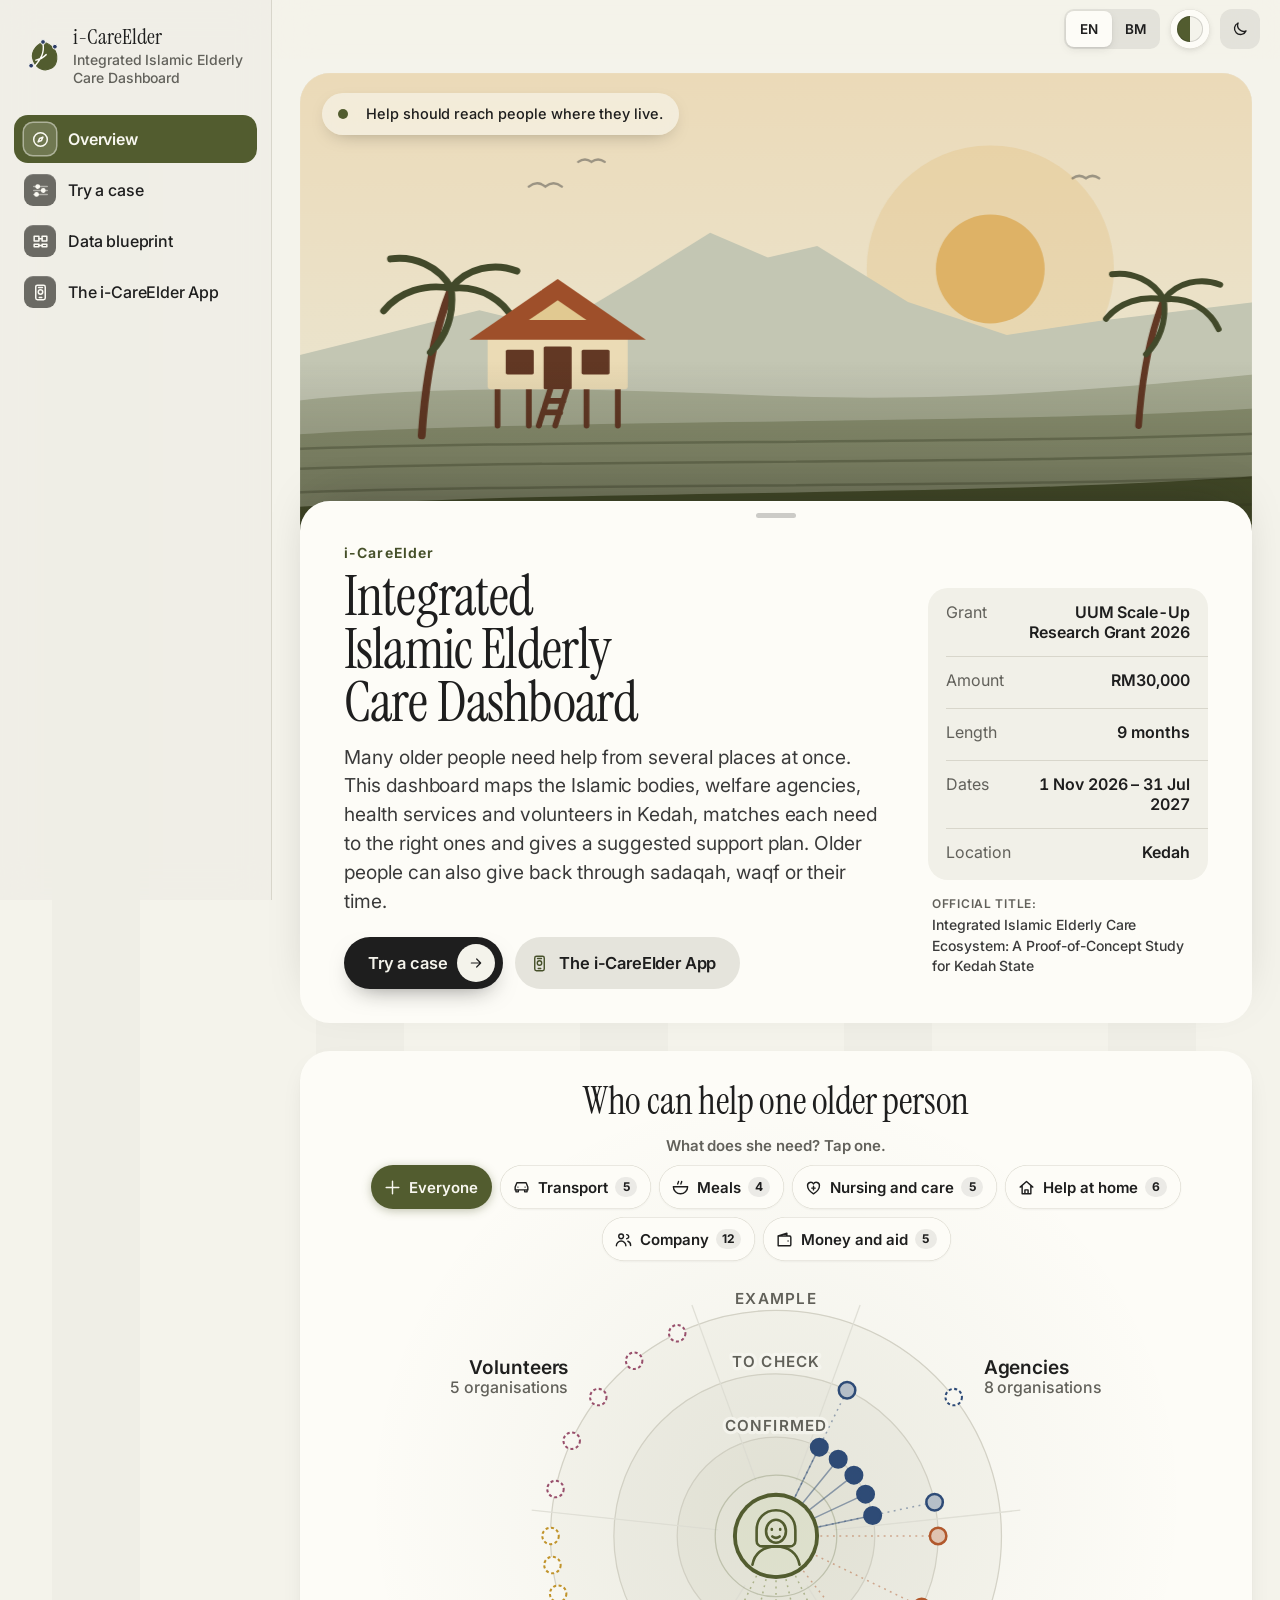
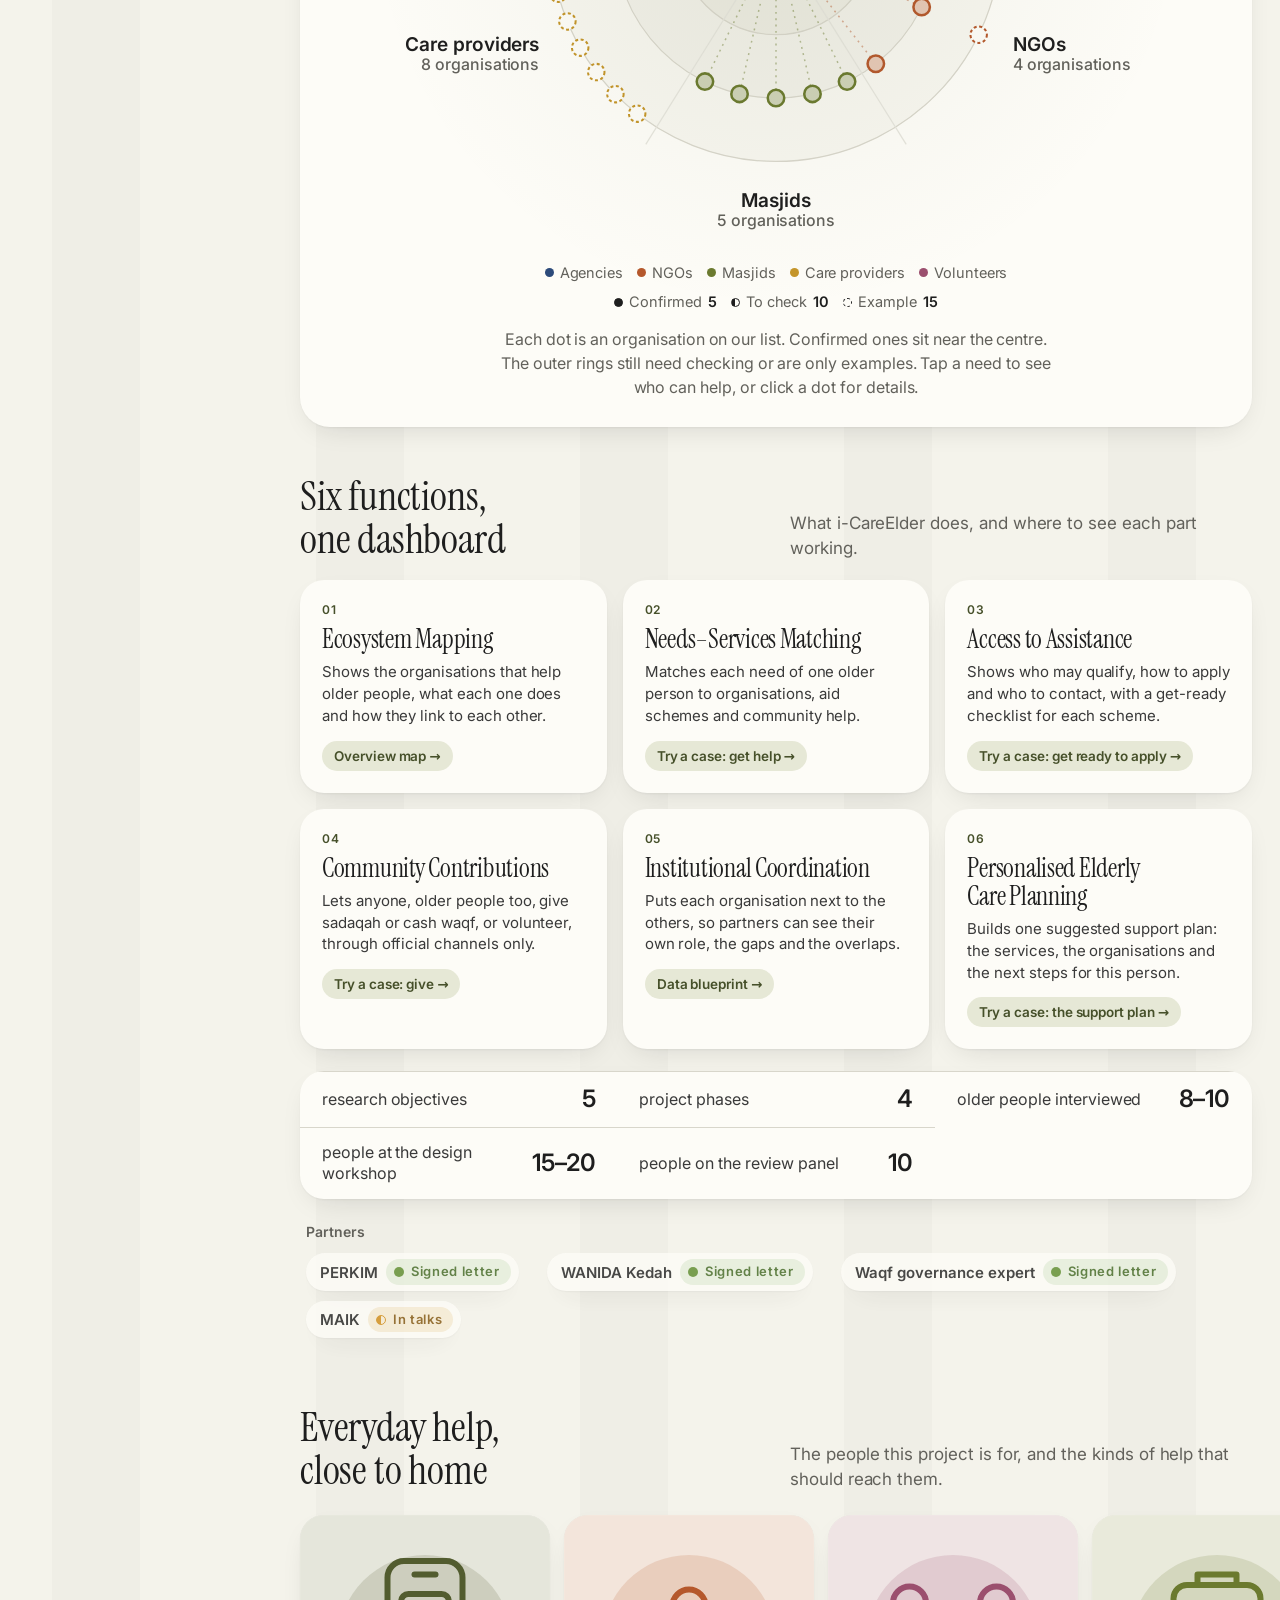
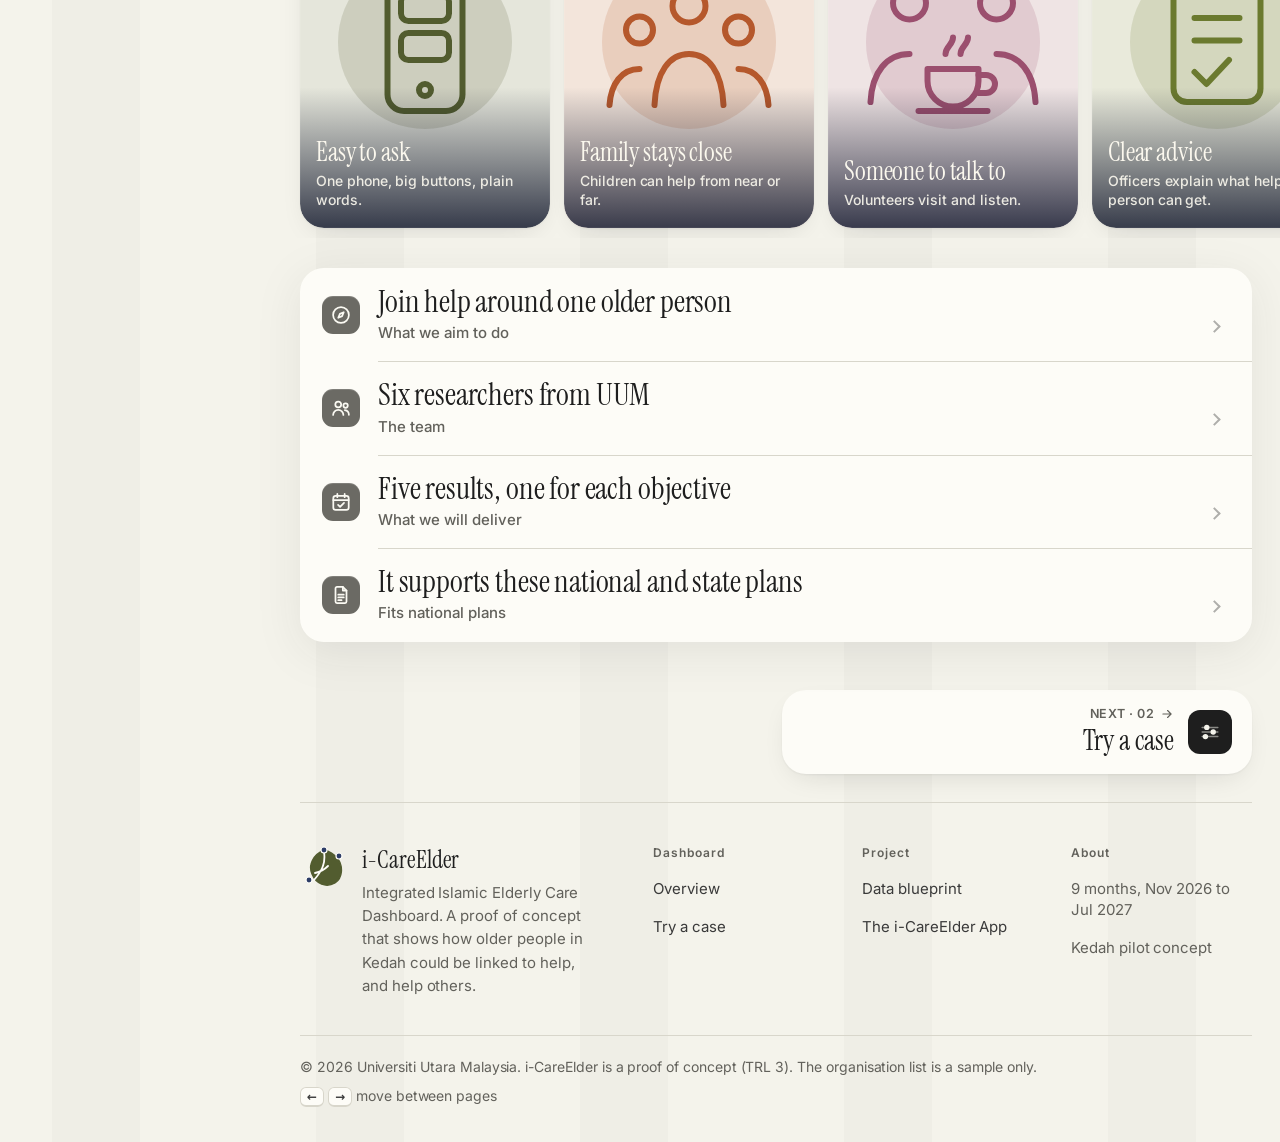
<file: index.html>
<!doctype html>
<html lang="en">
<head>
<meta charset="utf-8">
<meta name="viewport" content="width=device-width,initial-scale=1,viewport-fit=cover">
<link rel="icon" href="assets/art/crest.svg" type="image/svg+xml">
<title>i-CareElder: Integrated Islamic Elderly Care Dashboard</title>
<meta name="description" content="i-CareElder: Integrated Islamic Elderly Care Dashboard. Universiti Utara Malaysia.">
<script>try{var lk=localStorage.getItem('kse-look');if(lk&&lk!=='padi')document.documentElement.setAttribute('data-look',lk)}catch(e){}try{var t=localStorage.getItem('kse-theme');if(t==='dark'||t==='light')document.documentElement.setAttribute('data-theme',t)}catch(e){}(function(){var P=['index','scenario','data','app'],f=(location.pathname.split('/').pop()||'index.html').replace(/\.html$/,''),i=P.indexOf(f),d=document.documentElement;if(i<0)i=0;function go(){try{var p=parseInt(sessionStorage.getItem('kse-idx'),10);d.setAttribute('data-dir',!isNaN(p)&&i<p?'back':'forward');sessionStorage.setItem('kse-idx',i)}catch(e){}}if(document.prerendering)document.addEventListener('prerenderingchange',go,{once:true});else go()})()</script>
<link rel="stylesheet" href="assets/css/fonts.css">
<link rel="stylesheet" href="assets/css/kse.css"><link rel="stylesheet" href="assets/css/kse-ios.css"><link rel="stylesheet" href="assets/css/kse-themes.css"><link rel="stylesheet" href="assets/css/icc.css">
<script src="assets/js/kse-data.js"></script>
<script src="assets/js/kse-art.js"></script>
</head>
<body data-page="overview">
<script src="assets/js/kse-shell.js"></script>

<main id="main">
  <section class="hero hero-ios" id="hero">
    <figure class="hero-scene" data-scene>
      <div class="scene-image" data-art="hero"></div>
      <figcaption class="scene-caption"><span class="scene-pulse" aria-hidden="true"><i></i></span><span data-i18n="sceneCaption">Help should reach people where they live.</span></figcaption>
    </figure>
    <div class="hero-sheet">
      <span class="grabber" aria-hidden="true"></span>
      <div class="hero-copy">
        <p class="hero-kicker">i-CareElder</p>
        <h1 data-i18n="title">Integrated Islamic Elderly Care Dashboard</h1>
        <p class="lede" data-i18n="lede">Many older people need help from several places at once. This dashboard maps the Islamic bodies, welfare agencies, health services and volunteers in Kedah, matches each need to the right ones and gives a suggested support plan. Older people can also give back through sadaqah, waqf or their time.</p>
        <div class="actions">
          <a class="btn btn-gold" href="scenario.html"><span data-i18n="ctaScenario">Try a case</span><span class="btn-ic"><svg viewBox="0 0 24 24" aria-hidden="true"><path d="M5 12h13M13 6l6 6-6 6"/></svg></span></a>
          <a class="btn btn-ghost" href="app.html"><span class="btn-ai" data-icon="app"></span><span data-i18n="ctaApp">The i-CareElder App</span></a>
        </div>
      </div>
      <div class="hero-side">
        <dl class="hero-meta">
          <div><dt data-i18n="metaGrant">Grant</dt><dd data-i18n="eyebrow">UUM Scale-Up Research Grant 2026</dd></div>
          <div><dt data-i18n="metaAsk">Amount</dt><dd>RM30,000</dd></div>
          <div><dt data-i18n="metaDur">Length</dt><dd data-i18n="metaDurV">9 months</dd></div>
          <div><dt data-i18n="metaPeriod">Dates</dt><dd>1 Nov 2026 – 31 Jul 2027</dd></div>
          <div><dt data-i18n="metaSite">Location</dt><dd>Kedah</dd></div>
        </dl>
        <p class="official"><span data-i18n="officialLabel">Official title:</span> <span>Integrated Islamic Elderly Care Ecosystem: A Proof-of-Concept Study for Kedah State</span></p>
      </div>
    </div>
  </section>

  <section class="wrap map-wrap" aria-labelledby="consTitle">
    <figure class="cons map-card">
      <p class="cons-title" id="consTitle" data-i18n="consTitle">Who can help one older person</p>
      <div class="need-bar" id="needBar"></div>
      <svg id="constellation" viewBox="-300 -206 600 452" role="group"></svg>
      <div class="need-out" id="needOut" aria-live="polite" hidden></div>
      <div class="cons-legend" id="consLegend"></div>
      <figcaption data-i18n="consCap">Each dot is an organisation on our list. Confirmed ones sit near the centre. The outer rings still need checking or are only examples. Tap a need to see who can help, or click a dot for details.</figcaption>
    </figure>
  </section>

  <section class="wrap people-shelf fn-shelf" aria-labelledby="fnTitle">
    <div class="shelf-head">
      <h2 id="fnTitle" data-i18n="fnTitle">Six functions, one dashboard</h2>
      <p data-i18n="fnSub">What i-CareElder does, and where to see each part working.</p>
    </div>
    <div class="data-grid">
      <article class="card data-card fn-card"><span class="data-no">01</span><h3 data-i18n="fn1t">Ecosystem Mapping</h3><p data-i18n="fn1b">Shows the organisations that help older people, what each one does and how they link to each other.</p><a class="fn-go" href="index.html#consTitle"><span data-i18n="fn1w">Overview map</span> <span aria-hidden="true">→</span></a></article>
      <article class="card data-card fn-card"><span class="data-no">02</span><h3 data-i18n="fn2t">Needs–Services Matching</h3><p data-i18n="fn2b">Matches each need of one older person to organisations, aid schemes and community help.</p><a class="fn-go" href="scenario.html"><span data-i18n="fn2w">Try a case: get help</span> <span aria-hidden="true">→</span></a></article>
      <article class="card data-card fn-card"><span class="data-no">03</span><h3 data-i18n="fn3t">Access to Assistance</h3><p data-i18n="fn3b">Shows who may qualify, how to apply and who to contact, with a get-ready checklist for each scheme.</p><a class="fn-go" href="scenario.html"><span data-i18n="fn3w">Try a case: get ready to apply</span> <span aria-hidden="true">→</span></a></article>
      <article class="card data-card fn-card"><span class="data-no">04</span><h3 data-i18n="fn4t">Community Contributions</h3><p data-i18n="fn4b">Lets anyone, older people too, give sadaqah or cash waqf, or volunteer, through official channels only.</p><a class="fn-go" href="scenario.html"><span data-i18n="fn4w">Try a case: give</span> <span aria-hidden="true">→</span></a></article>
      <article class="card data-card fn-card"><span class="data-no">05</span><h3 data-i18n="fn5t">Institutional Coordination</h3><p data-i18n="fn5b">Puts each organisation next to the others, so partners can see their own role, the gaps and the overlaps.</p><a class="fn-go" href="data.html"><span data-i18n="fn5w">Data blueprint</span> <span aria-hidden="true">→</span></a></article>
      <article class="card data-card fn-card"><span class="data-no">06</span><h3 data-i18n="fn6t">Personalised Elderly Care Planning</h3><p data-i18n="fn6b">Builds one suggested support plan: the services, the organisations and the next steps for this person.</p><a class="fn-go" href="scenario.html"><span data-i18n="fn6w">Try a case: the support plan</span> <span aria-hidden="true">→</span></a></article>
    </div>
  </section>

  <div class="wrap">
    <div class="kpis">
      <div class="kpi"><b data-count="5">5</b><span data-i18n="kpi1">research objectives</span></div>
      <div class="kpi"><b data-count="4">4</b><span data-i18n="kpi2">project phases</span></div>
      <div class="kpi"><b>8–10</b><span data-i18n="kpi3">older people interviewed</span></div>
      <div class="kpi"><b>15–20</b><span data-i18n="kpi4">people at the design workshop</span></div>
      <div class="kpi"><b data-count="10">10</b><span data-i18n="kpi5">people on the review panel</span></div>
    </div>
    <div class="partners">
      <span class="label" data-i18n="partnersLabel">Partners</span>
      <ul class="partner-list" id="partnerList"></ul>
    </div>
  </div>


  <section class="wrap people-shelf" aria-labelledby="peopleTitle">
    <div class="shelf-head">
      <h2 id="peopleTitle" data-i18n="peopleTitle">Everyday help, close to home</h2>
      <p data-i18n="peopleSub">The people this project is for, and the kinds of help that should reach them.</p>
    </div>
    <ul class="shelf">
      <li class="shelf-card"><span class="shelf-art" data-art="phone" data-tone="paddy"></span><div class="shelf-text"><h3 data-i18n="peopleEasyT">Easy to ask</h3><p data-i18n="peopleEasyB">One phone, big buttons, plain words.</p></div></li>
      <li class="shelf-card"><span class="shelf-art" data-art="group" data-tone="t2"></span><div class="shelf-text"><h3 data-i18n="peopleFamilyT">Family stays close</h3><p data-i18n="peopleFamilyB">Children can help from near or far.</p></div></li>
      <li class="shelf-card"><span class="shelf-art" data-art="tea" data-tone="t5"></span><div class="shelf-text"><h3 data-i18n="peopleCompanyT">Someone to talk to</h3><p data-i18n="peopleCompanyB">Volunteers visit and listen.</p></div></li>
      <li class="shelf-card"><span class="shelf-art" data-art="advice" data-tone="t3"></span><div class="shelf-text"><h3 data-i18n="peopleAdviceT">Clear advice</h3><p data-i18n="peopleAdviceB">Officers explain what help a person can get.</p></div></li>
      <li class="shelf-card"><span class="shelf-art" data-art="phonehelp" data-tone="t4"></span><div class="shelf-text"><h3 data-i18n="peoplePhoneT">Help with the phone</h3><p data-i18n="peoplePhoneB">Young people show older people how.</p></div></li>
    </ul>
  </section>

  <div class="wrap overview-actions">
    <section class="overview-button-grid" aria-label="Overview sections">
      <details class="home-drawer">
            <summary><span><b class="tile" data-icon="overview"></b><span data-i18n="objectivesLabel">What we aim to do</span></span><strong role="heading" aria-level="2" data-i18n="caseTitle">Join help around one older person</strong><i class="drawer-toggle" aria-hidden="true"><b></b></i></summary>
            <div class="drawer-body"><div class="shead">
                            <p data-i18n="caseSub">We link agencies so one person gets the right help.</p>
            </div>
            <div class="case">
              <article class="card gap-card">
                <p class="label" data-i18n="problemTag">The problem</p>
                <blockquote data-i18n="problemQuote">One older person may need several kinds of help. Each agency only handles its own part.</blockquote>
                <p data-i18n="problemBody">Kedah already has the agencies and programmes. What's missing is the link between them, so needs slip through when a referral, a rule or short staffing gets in the way.</p>
              </article>
              <article class="card resp-card">
                <p class="label label-paddy" data-i18n="responseTag">Our plan</p>
                <h3 data-i18n="responseTitle">Five steps to a tested model</h3>
                <p data-i18n="responseBody">We map who does what, listen to older people, design a model with the agencies, then test it with experts and a small trial.</p>
                <ol class="steps5">
                  <li><b data-i18n="step1">Map</b><span data-i18n="step1s">Who does what now</span></li>
                  <li><b data-i18n="step2">Listen</b><span data-i18n="step2s">What older people need</span></li>
                  <li><b data-i18n="step3">Design</b><span data-i18n="step3s">A shared model</span></li>
                  <li><b data-i18n="step4">Test</b><span data-i18n="step4s">Experts and a small trial</span></li>
                  <li><b data-i18n="step5">Improve</b><span data-i18n="step5s">Ready for other states</span></li>
                </ol>
              </article>
            </div>
            <div class="why3" id="why"></div></div>
            </details>
      <details class="home-drawer">
            <summary><span><b class="tile" data-icon="network"></b><span data-i18n="teamEyebrow">The team</span></span><strong role="heading" aria-level="2" data-i18n="teamTitle">Six researchers from UUM</strong><i class="drawer-toggle" aria-hidden="true"><b></b></i></summary>
            <div class="drawer-body"><div class="shead">
                            <p data-i18n="teamSub">From Universiti Utara Malaysia: the College of Business, the College of Law, Government and International Studies, and the Department of Student Affairs. We have studied ageing in Malaysia for over ten years.</p>
            </div>
            <ul class="people" id="team"></ul>
            <h3 class="track-head" data-i18n="trackTitle">We build on four earlier studies. Three of them covered 2,966 people in total.</h3>
            <ul class="track" id="track"></ul></div>
            </details>
      <details class="home-drawer">
            <summary><span><b class="tile" data-icon="roadmap"></b><span data-i18n="pitchEyebrow">What we will deliver</span></span><strong role="heading" aria-level="2" data-i18n="pitchTitle">Five results, one for each objective</strong><i class="drawer-toggle" aria-hidden="true"><b></b></i></summary>
            <div class="drawer-body"><div class="shead">
              <p data-i18n="pitchSub">Each result is ready at the end of its phase.</p>
            </div>
            <ol class="outputs">
              <li class="output"><div class="output-top"><span class="output-no">01</span><span class="due" data-i18n="due3">By month 3</span></div><h3 data-i18n="o1title">Map of current services</h3><p data-i18n="o1body">Who is active, what they offer, how they connect and where the gaps are.</p></li>
              <li class="output"><div class="output-top"><span class="output-no">02</span><span class="due" data-i18n="due5">By month 5</span></div><h3 data-i18n="o2title">Needs of older people</h3><p data-i18n="o2body">Main themes from interviews with 8–10 Muslim older people.</p></li>
              <li class="output"><div class="output-top"><span class="output-no">03</span><span class="due" data-i18n="due7">By month 7</span></div><h3 data-i18n="o3title">Joint care model</h3><p data-i18n="o3body">A model built with the agencies that links Islamic support, health care and the community.</p></li>
              <li class="output"><div class="output-top"><span class="output-no">04</span><span class="due" data-i18n="due8">Month 8</span></div><h3 data-i18n="o4title">Expert review report</h3><p data-i18n="o4body">Expert scores and comments on whether the model is relevant, workable and ready to use.</p></li>
              <li class="output"><div class="output-top"><span class="output-no">05</span><span class="due" data-i18n="due9">Month 9</span></div><h3 data-i18n="o5title">Final model and plan</h3><p data-i18n="o5body">An improved model and a plan for using it outside Kedah.</p></li>
            </ol>
            <div class="impact">
              <p class="label" data-i18n="impactTag">Our aim</p>
              <p class="impact-title">Kesejahteraan insan</p>
              <p data-i18n="impactBody">Joined-up care that fits older people's faith and culture, and lasts.</p>
            </div></div>
            </details>
      <details class="home-drawer">
            <summary><span><b class="tile" data-icon="evidence"></b><span data-i18n="plansEyebrow">Fits national plans</span></span><strong role="heading" aria-level="2" data-i18n="plansTitle">It supports these national and state plans</strong><i class="drawer-toggle" aria-hidden="true"><b></b></i></summary>
            <div class="drawer-body"><div class="shead">
              <p data-i18n="plansSub">As ticked in the application form.</p>
            </div>
            <ul class="plans" id="plans"></ul></div>
            </details>
    </section>
  </div>
</main>

<script src="assets/js/kse-viz.js"></script>
<script src="assets/js/kse-pages.js"></script>
</body>
</html>
</file>
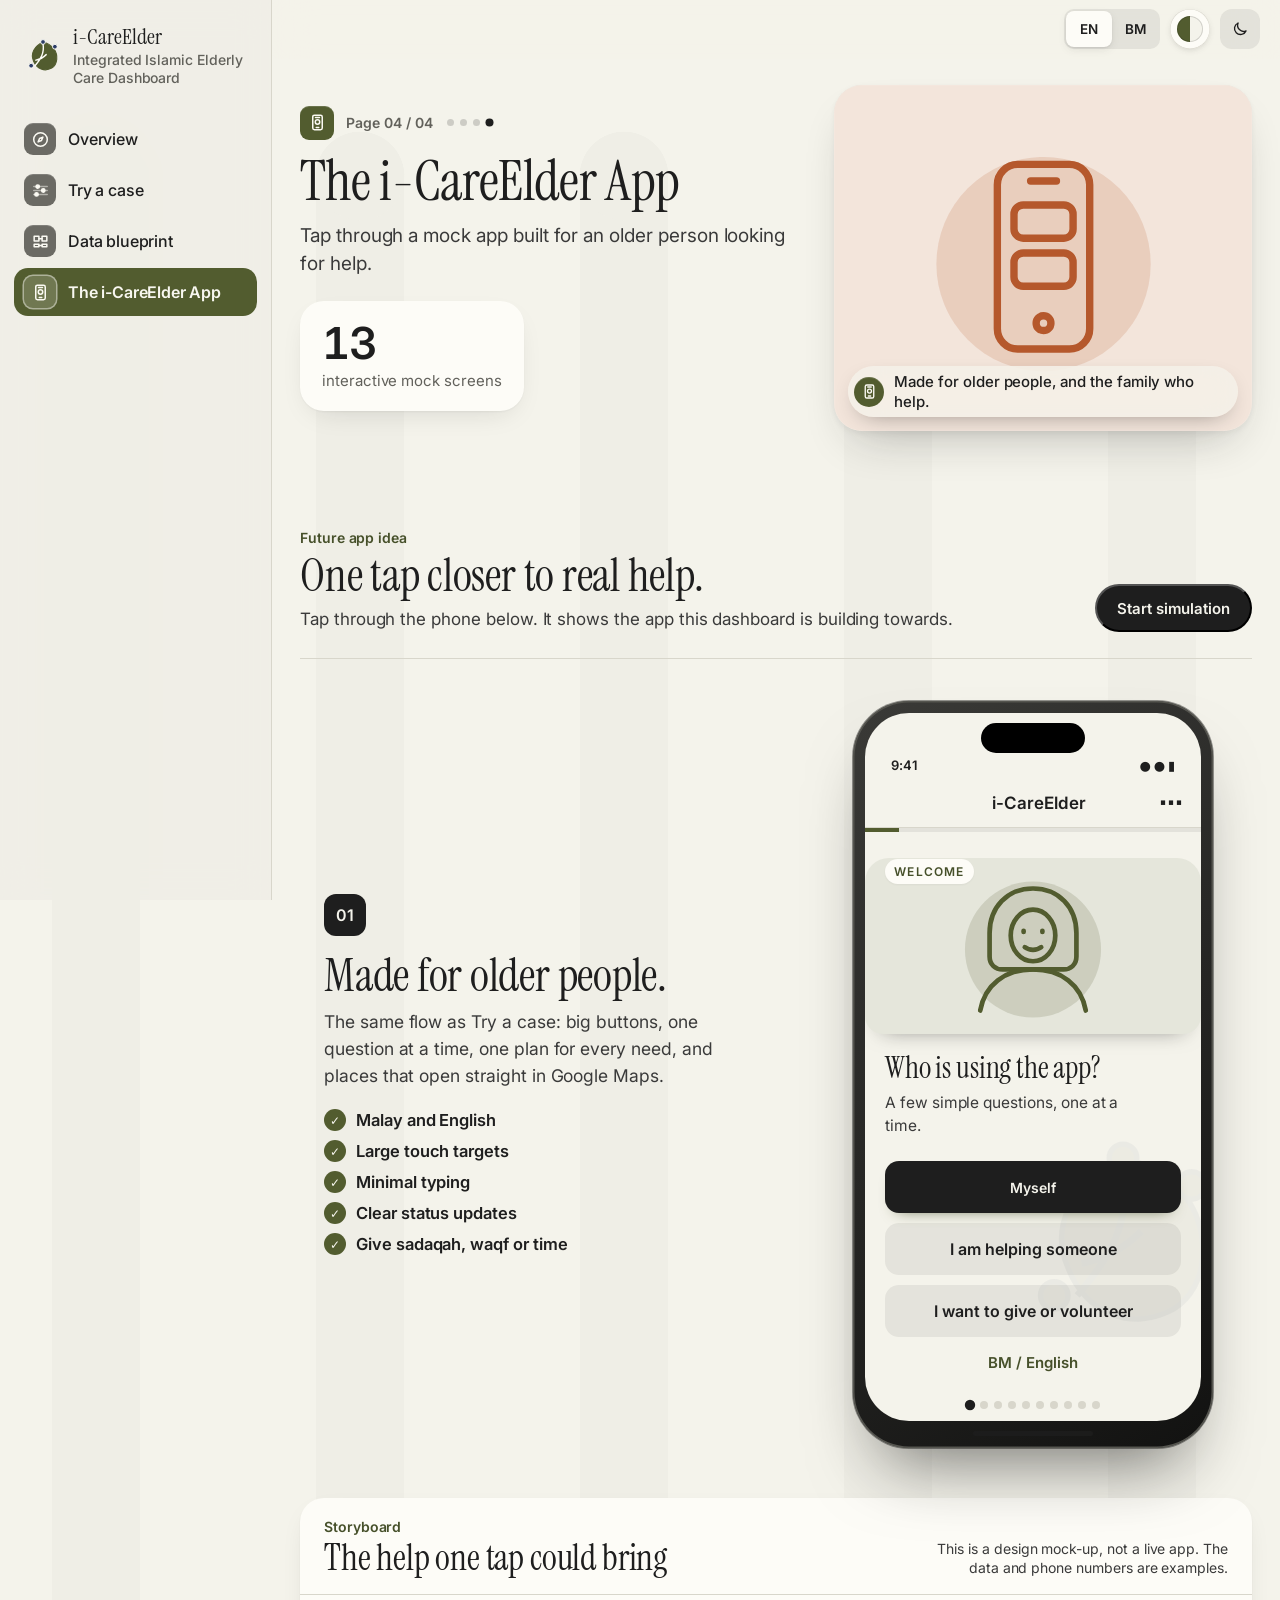
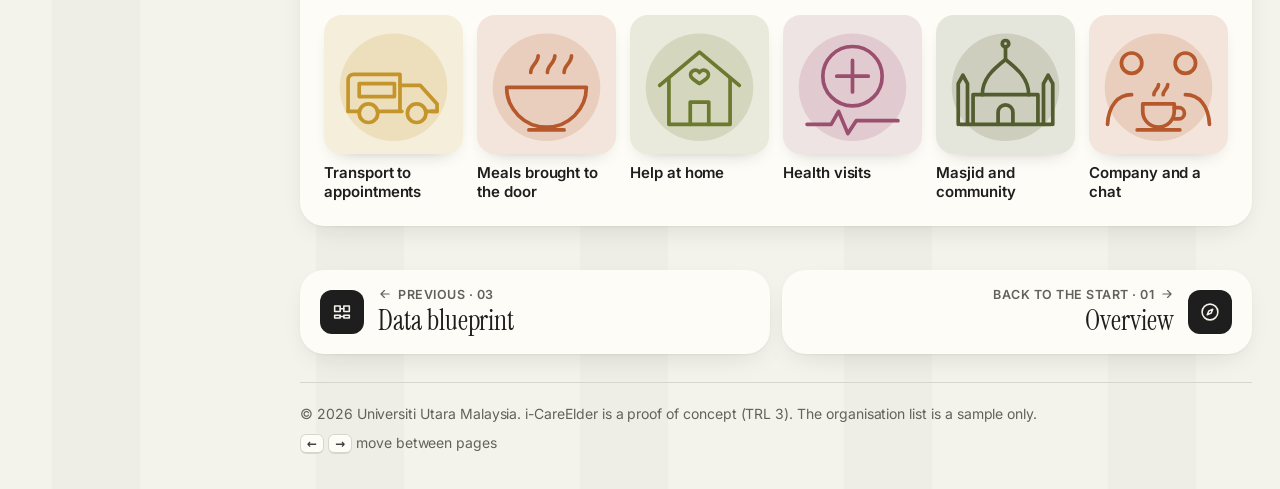
<file: app.html>
<!doctype html>
<html lang="en">
<head>
<meta charset="utf-8"><meta name="viewport" content="width=device-width,initial-scale=1,viewport-fit=cover">
<link rel="icon" href="assets/art/crest.svg" type="image/svg+xml">
<title>The i-CareElder App · i-CareElder</title>
<meta name="description" content="A screen-by-screen mock app showing how an older person could find help.">
<script>try{var lk=localStorage.getItem('kse-look');if(lk&&lk!=='padi')document.documentElement.setAttribute('data-look',lk)}catch(e){}try{var t=localStorage.getItem('kse-theme');if(t==='dark'||t==='light')document.documentElement.setAttribute('data-theme',t)}catch(e){}(function(){var P=['index','scenario','data','app'],f=(location.pathname.split('/').pop()||'index.html').replace(/\.html$/,''),i=P.indexOf(f),d=document.documentElement;if(i<0)i=0;function go(){try{var p=parseInt(sessionStorage.getItem('kse-idx'),10);d.setAttribute('data-dir',!isNaN(p)&&i<p?'back':'forward');sessionStorage.setItem('kse-idx',i)}catch(e){}}if(document.prerendering)document.addEventListener('prerenderingchange',go,{once:true});else go()})()</script>
<link rel="stylesheet" href="assets/css/fonts.css">
<link rel="stylesheet" href="assets/css/kse.css"><link rel="stylesheet" href="assets/css/kse-ios.css"><link rel="stylesheet" href="assets/css/kse-themes.css"><link rel="stylesheet" href="assets/css/icc.css"><script src="assets/js/kse-data.js"></script>
<script src="assets/js/kse-art.js"></script>
</head>
<body data-page="app"><script src="assets/js/kse-shell.js"></script>
<main id="main">
  <section class="band pagehead"><div class="wrap pagehead-grid">
    <div><p class="step" data-step></p><h1 data-i18n="appTitle">The i-CareElder App</h1><p class="lede" data-i18n="appLede">Tap through a mock app built for an older person looking for help.</p></div>
    <div class="headstat"><b data-count="13">13</b><span data-i18n="appStat">interactive mock screens</span></div>
  </div></section>
  <div class="wrap"><section class="section app-section">
    <div class="app-intro"><div><p class="label label-paddy" data-i18n="appBadge">Future app idea</p><h2 data-i18n="appIntroTitle">One tap closer to real help.</h2><p data-i18n="appIntroBody">Tap through the phone below. It shows the app this dashboard is building towards.</p></div><button class="button button-gold" type="button" id="appLaunch" data-i18n="appLaunch">Start simulation</button></div>
    <div class="app-lab">
      <div class="app-story"><span class="app-story-no">01</span><h2 data-i18n="appStoryTitle">Made for older people.</h2><p data-i18n="appStoryBody">The same flow as Try a case: big buttons, one question at a time, one plan for every need, and places that open straight in Google Maps.</p><ul><li data-i18n="appStoryPoint1">Malay and English</li><li data-i18n="appStoryPoint2">Large touch targets</li><li data-i18n="appStoryPoint3">Minimal typing</li><li data-i18n="appStoryPoint4">Clear status updates</li><li data-i18n="appStoryPoint5">Give sadaqah, waqf or time</li></ul></div>
      <div class="phone-mock" aria-label="Interactive mock i-CareElder app">
        <div class="phone-hardware"><span class="phone-speaker"></span></div><div class="phone-screen"><div class="mock-watermark" aria-hidden="true"><svg viewBox="0 0 48 48"><path d="M24 5C13 10 8 20 12 29c4 10 14 14 23 9 8-5 8-17 3-24C34 9 29 6 24 5Z"/><path d="M14 35c7-8 12-16 10-28M15 28c5-1 9-3 13-7"/><circle cx="9" cy="35" r="3"/><circle cx="39" cy="11" r="3"/><circle cx="24" cy="5" r="3"/></svg></div>
          <div class="mock-status"><span>9:41</span><span>● ● ▮</span></div>
          <div class="mock-appbar"><button class="mock-back" id="appScreenBack" aria-label="Go back" type="button">‹</button><span>i-CareElder</span><span class="mock-menu" aria-hidden="true">⋯</span></div>
          <div class="mock-progress"><i id="appProgress"></i></div>
          <div class="mock-screens" id="appScreens" aria-live="polite">
            <section class="mock-screen mock-home is-active" data-screen="0"><div class="mock-home-badge" data-i18n="appWelcomePill">WELCOME</div><span class="mock-welcome-art" data-art="elder" data-tone="paddy"></span><h3 data-i18n="appWho">Who is using the app?</h3><p data-i18n="appWhoBody">A few simple questions, one at a time.</p><button class="mock-primary" data-app-next type="button" data-i18n="appMyself">Myself</button><button class="mock-secondary" data-app-next type="button" data-i18n="appWelcomeFamily">I am helping someone</button><button class="mock-secondary mock-give" data-app-go="10" type="button" data-i18n="appWelcomeGive">I want to give or volunteer</button><button class="mock-text" data-app-lang type="button">BM / English</button></section>
            <section class="mock-screen" data-screen="1"><p class="mock-kicker">2 / 10 · <span data-i18n="appKAbout">About</span></p><h3 data-i18n="appHowOld">How old are they?</h3><div class="mock-choices mock-grid"><button type="button" aria-pressed="false">70–74</button><button class="is-selected" type="button" aria-pressed="true">75–79</button><button type="button" aria-pressed="false">80–84</button><button type="button" aria-pressed="false">85+</button></div><label><span data-i18n="appWhere">District</span><select><option>Kota Setar</option><option>Kubang Pasu</option><option>Baling</option><option>Langkawi</option></select></label><button class="mock-primary" data-app-next type="button" data-i18n="appNext">Next</button></section>
            <section class="mock-screen" data-screen="2"><p class="mock-kicker">3 / 10 · <span data-i18n="appKDaily">Daily life</span></p><h3 data-i18n="appHard">What is hard now?</h3><p data-i18n="appHardBody">Choose all that apply.</p><div class="mock-choices mock-grid" data-multi><button class="is-selected" type="button" aria-pressed="true"><svg class="mock-ic" viewBox="0 0 24 24" aria-hidden="true"><circle cx="13" cy="4.5" r="1.7"/><path d="M12.5 8l-2 5 3 2.5V21M10.5 13L8 21M12.5 8l3 3.5 2.5.5M12.5 8L9 9.5 7.5 13"/></svg><span data-i18n="appDWalk">Walking</span></button><button class="is-selected" type="button" aria-pressed="true"><svg class="mock-ic" viewBox="0 0 24 24" aria-hidden="true"><path d="M3 18V9M3 15h11v3M14 15h5a2 2 0 0 1 2 2v1"/><circle cx="7" cy="12" r="1.6"/><path d="M15 5.5h5M18 3.5l2 2-2 2"/></svg><span data-i18n="appDBed">Getting out of bed</span></button><button type="button" aria-pressed="false"><svg class="mock-ic" viewBox="0 0 24 24" aria-hidden="true"><path d="M4 12h16v2a5 5 0 0 1-5 5H9a5 5 0 0 1-5-5zM6 12V6a2 2 0 0 1 3.7-1M7 19l-1 2M17 19l1 2"/></svg><span data-i18n="appDBath">Bathing</span></button><button class="is-selected" type="button" aria-pressed="true"><svg class="mock-ic" viewBox="0 0 24 24" aria-hidden="true"><path d="M7 3h6v7H7zM5 10h12a6 6 0 0 1-6 6H9l1 5H6l1-5"/></svg><span data-i18n="appDToilet">Using the toilet</span></button></div><button class="mock-primary" data-app-next type="button" data-i18n="appNext">Next</button></section>
            <section class="mock-screen" data-screen="3"><p class="mock-kicker">4 / 10 · <span data-i18n="appKHelp">Help needed</span></p><h3 data-i18n="appWhich">Which ones are needed?</h3><p data-i18n="appWhichBody">Suggested from the answers. Pick any.</p><div class="mock-choices" data-multi><button class="is-selected" type="button" aria-pressed="true"><span data-i18n="appIBed">Hospital bed</span><em class="mock-sug"><span data-i18n="appSuggested">Suggested</span></em></button><button class="is-selected" type="button" aria-pressed="true"><span data-i18n="appIChair">Wheelchair</span><em class="mock-sug"><span data-i18n="appSuggested">Suggested</span></em></button><button class="is-selected" type="button" aria-pressed="true"><span data-i18n="appIDiapers">Adult diapers</span><em class="mock-sug"><span data-i18n="appSuggested">Suggested</span></em></button><button type="button" aria-pressed="false"><span data-i18n="appINurse">Home nursing</span><em class="mock-sug"><span data-i18n="appSuggested">Suggested</span></em></button></div><button class="mock-primary" data-app-next type="button" data-i18n="appNext">Next</button></section>
            <section class="mock-screen" data-screen="4"><p class="mock-kicker">5 / 10 · <span data-i18n="appKHow">How</span></p><h3 data-i18n="appHowCome">How should each one come?</h3><div class="mock-need"><b><span data-i18n="appIBed">Hospital bed</span></b><div class="mock-choices mock-pills"><button class="is-selected" type="button" aria-pressed="true"><span data-i18n="appMBorrow">Borrow</span></button><button type="button" aria-pressed="false"><span data-i18n="appMRent">Rent</span></button><button type="button" aria-pressed="false"><span data-i18n="appMFund">Help to pay</span></button></div></div><div class="mock-need"><b><span data-i18n="appIDiapers">Adult diapers</span></b><div class="mock-choices mock-pills"><button class="is-selected" type="button" aria-pressed="true"><span data-i18n="appMMonthly">Monthly supply</span></button><button type="button" aria-pressed="false"><span data-i18n="appMFree">Free or donated</span></button></div></div><button class="mock-primary" data-app-next type="button" data-i18n="appMakePlan">Make the plan</button></section>
            <section class="mock-screen" data-screen="5"><p class="mock-kicker">6 / 10 · <span data-i18n="appKPlan">Your plan</span></p><div class="mock-plan"><div class="mock-ring"><b>4<small>/4</small></b><span data-i18n="appMatched">needs matched</span></div><div><h3 data-i18n="appPlanTitle">One plan for all of it</h3><p data-i18n="appPlanBody">3 places could cover all 4 needs.</p></div></div><p class="mock-note" data-i18n="appCoord">One coordinator holds this case.</p><button class="mock-primary" data-app-next type="button" data-i18n="appSeeContacts">See who to contact</button></section>
            <section class="mock-screen" data-screen="6"><p class="mock-kicker">7 / 10 · <span data-i18n="appKContact">Contact</span></p><div class="mock-contact"><span class="mock-contact-art" data-art="masjid" data-tone="paddy"></span><b>Masjid Al-Bukhary Kedah</b><small><svg class="mock-ic" viewBox="0 0 24 24" aria-hidden="true"><path d="M12 21s-6-5.6-6-10.5a6 6 0 0 1 12 0C18 15.4 12 21 12 21z"/><circle cx="12" cy="10.5" r="2.2"/></svg>Kota Setar, Kedah</small><p class="mock-covers"><span><span data-i18n="appIBed">Hospital bed</span></span><span><span data-i18n="appIChair">Wheelchair</span></span><span><span data-i18n="appIDiapers">Adult diapers</span></span></p></div><a class="mock-primary mock-link" href="https://www.google.com/maps/dir/?api=1&destination=Masjid+Al-Bukhary+Kedah%2C+Kota+Setar%2C+Kedah" target="_blank" rel="noopener"><svg class="mock-ic" viewBox="0 0 24 24" aria-hidden="true"><path d="M3 16V8a1 1 0 0 1 1-1h10v9M14 10h4l3 3v3h-2"/><circle cx="7" cy="17" r="1.8"/><circle cx="17" cy="17" r="1.8"/><path d="M9 17h6"/></svg><span data-i18n="appDirections">Directions</span></a><a class="mock-secondary mock-link" href="https://www.google.com/maps/search/?api=1&query=Masjid+Al-Bukhary+Kedah%2C+Kota+Setar%2C+Kedah" target="_blank" rel="noopener"><svg class="mock-ic" viewBox="0 0 24 24" aria-hidden="true"><path d="M12 21s-6-5.6-6-10.5a6 6 0 0 1 12 0C18 15.4 12 21 12 21z"/><circle cx="12" cy="10.5" r="2.2"/></svg><span data-i18n="appOpenMaps">Open in Google Maps</span></a><p class="mock-phone-note"><svg class="mock-ic" viewBox="0 0 24 24" aria-hidden="true"><path d="M6.5 3.5h3l1.5 4-2 1.5a11 11 0 0 0 6 6l1.5-2 4 1.5v3a2 2 0 0 1-2 2A16 16 0 0 1 4.5 5.5a2 2 0 0 1 2-2z"/></svg><span data-i18n="appPhoneLater">Phone number added after the Phase 1 check</span></p><button class="mock-primary" data-app-next type="button" data-i18n="appNext">Next</button></section>
            <section class="mock-screen" data-screen="7"><p class="mock-kicker">8 / 10 · <span data-i18n="appKTrip">One trip</span></p><h3 data-i18n="appTripTitle">One trip to every place</h3><p data-i18n="appTripBody">One car ride can cover all the visits.</p><ol class="mock-route"><li><b>Masjid Al-Bukhary Kedah</b><small><span data-i18n="appR1">Bed, wheelchair, diapers</span></small></li><li><b>Kedah Home Nursing 01</b><small><span data-i18n="appR2">Home nursing</span></small></li><li><b>JKM Kedah</b><small><span data-i18n="appR3">Monthly living help</span></small></li></ol><a class="mock-primary mock-link" href="https://www.google.com/maps/dir/?api=1&destination=JKM+Kedah%2C+Kota+Setar%2C+Kedah&waypoints=Masjid+Al-Bukhary+Kedah%2C+Kota+Setar%2C+Kedah%7CKedah+Home+Nursing+01%2C+Kota+Setar%2C+Kedah" target="_blank" rel="noopener"><svg class="mock-ic" viewBox="0 0 24 24" aria-hidden="true"><path d="M3 16V8a1 1 0 0 1 1-1h10v9M14 10h4l3 3v3h-2"/><circle cx="7" cy="17" r="1.8"/><circle cx="17" cy="17" r="1.8"/><path d="M9 17h6"/></svg><span data-i18n="appStartTrip">Open the trip in Maps</span></a><button class="mock-secondary" data-app-next type="button" data-i18n="appStatusContinue">Continue</button></section>
            <section class="mock-screen" data-screen="8"><p class="mock-kicker">9 / 10 · <span data-i18n="appKShare">Family</span></p><h3 data-i18n="appShareFamily">Share with family</h3><p data-i18n="appShareBody">Everyone helping sees the same plan.</p><div class="mock-actions"><button type="button"><svg class="mock-ic" viewBox="0 0 24 24" aria-hidden="true"><path d="M4 19.5l1.3-3.8A8 8 0 1 1 8.5 19z"/><path d="M9 10.5h6M9 13.5h4"/></svg><span data-i18n="appWhatsApp">Send on WhatsApp</span></button><button type="button"><svg class="mock-ic" viewBox="0 0 24 24" aria-hidden="true"><path d="M4 9.5h3.5L12 5.5v13l-4.5-4H4zM15.5 9a4 4 0 0 1 0 6M18 6.5a7.5 7.5 0 0 1 0 11"/></svg><span data-i18n="appListen">Listen to the plan</span></button><button type="button"><svg class="mock-ic" viewBox="0 0 24 24" aria-hidden="true"><circle cx="12" cy="12" r="8.5"/><path d="M12 7.5V12l3 2"/></svg><span data-i18n="appRemind3">Remind me in 3 days</span></button></div><button class="mock-primary" data-app-next type="button" data-i18n="appStatusContinue">Continue</button></section>
            <section class="mock-screen" data-screen="9"><p class="mock-kicker">10 / 10 · <span data-i18n="appKFollow">Follow-up</span></p><h3 data-i18n="appFollowTitle">Help on the way</h3><ol class="mock-timeline"><li class="done"><span data-i18n="appTBed">Hospital bed borrowed</span><small><span data-i18n="appToday">Today</span></small></li><li class="done"><span data-i18n="appTNurse">Nurse visit booked</span><small><span data-i18n="appThursday">Thursday</span></small></li><li><span data-i18n="appTFollow">Follow-up call</span><small><span data-i18n="appIn3">In 3 days</span></small></li></ol><div class="mock-illustration mock-done" id="appDone" aria-hidden="true"><svg viewBox="0 0 24 24"><path d="M5 12.5l4.5 4.5L19 7.5"/></svg></div><button class="mock-primary" data-app-reset type="button" data-i18n="appReset">Start again</button></section><section class="mock-screen" data-screen="10" data-flow="give"><p class="mock-kicker">2 / 4 · <span data-i18n="appKGive">Give</span></p><h3 data-i18n="appGiveTitle">How would you like to give?</h3><p data-i18n="appGiveBody">Older people can give too. Choose any.</p><div class="mock-choices mock-grid" data-multi><button class="is-selected" type="button" aria-pressed="true"><span data-i18n="appGSedekah">Sadaqah</span></button><button type="button" aria-pressed="false"><span data-i18n="appGWakaf">Cash waqf</span></button><button class="is-selected" type="button" aria-pressed="true"><span data-i18n="appGVolunteer">Volunteer</span></button><button type="button" aria-pressed="false"><span data-i18n="appGThings">Give things</span></button></div><button class="mock-primary" data-app-next type="button" data-i18n="appNext">Next</button></section><section class="mock-screen" data-screen="11" data-flow="give"><p class="mock-kicker">3 / 4 · <span data-i18n="appKTabung">My masjid</span></p><h3 data-i18n="appTabungTitle">Your masjid's tabung</h3><div class="mock-contact"><span class="mock-contact-art" data-art="masjid" data-tone="paddy"></span><b>Masjid Al-Bukhary Kedah</b><small><svg class="mock-ic" viewBox="0 0 24 24" aria-hidden="true"><path d="M12 21s-6-5.6-6-10.5a6 6 0 0 1 12 0C18 15.4 12 21 12 21z"/><circle cx="12" cy="10.5" r="2.2"/></svg>Kota Setar, Kedah</small></div><p class="mock-small" data-i18n="appTabungBody">One link for your masjid. Give any time, even when you are away.</p><div class="mock-choices mock-pills"><button type="button" aria-pressed="false"><span data-i18n="appOnce">Once</span></button><button class="is-selected" type="button" aria-pressed="true"><span data-i18n="appFriday">Every Friday</span></button><button type="button" aria-pressed="false"><span data-i18n="appMonthly">Every month</span></button></div><div class="mock-choices mock-pills" data-multi><button class="is-selected" type="button" aria-pressed="true"><span data-i18n="appPrivate">Keep my sadaqah private</span></button></div><button class="mock-primary" type="button"><svg class="mock-ic" viewBox="0 0 24 24" aria-hidden="true"><rect x="4" y="4" width="6" height="6" rx="1"/><rect x="14" y="4" width="6" height="6" rx="1"/><rect x="4" y="14" width="6" height="6" rx="1"/><path d="M14 14h2v2h-2zM18 18h2v2h-2zM14 18h2M18 14h2"/></svg><span data-i18n="appPayQR">Give with the masjid's DuitNow QR</span></button><button class="mock-secondary" type="button"><svg class="mock-ic" viewBox="0 0 24 24" aria-hidden="true"><path d="M4 19.5l1.3-3.8A8 8 0 1 1 8.5 19z"/><path d="M9 10.5h6M9 13.5h4"/></svg><span data-i18n="appShareMasjid">Share the masjid link with family</span></button><p class="mock-note" data-i18n="appNeverHold">The app never holds money. It opens the masjid's own DuitNow QR, or the LZNK or MAIK page. Waqf goes only through MAIK.</p><button class="mock-text" data-app-next type="button" data-i18n="appNext">Next</button></section><section class="mock-screen" data-screen="12" data-flow="give"><p class="mock-kicker">4 / 4 · <span data-i18n="appKTime">Your time</span></p><h3 data-i18n="appTimeTitle">Give your time</h3><ol class="mock-route"><li><b data-i18n="appVJkm">Sukarelawan JKM</b><small><span data-i18n="appVJkmBody">Register once. Every district, no upper age limit.</span></small></li><li><b>PAWE Kota Setar</b><small><span data-i18n="appVPawe">Lead an activity or teach Quran</span></small></li><li><b>Food Bank Malaysia</b><small><span data-i18n="appVFood">Pack food in Alor Setar</span></small></li></ol><a class="mock-primary mock-link" href="https://komuniti.jkm.gov.my/" target="_blank" rel="noopener"><svg class="mock-ic" viewBox="0 0 24 24" aria-hidden="true"><path d="M7 3h7l4 4v14H7z"/><path d="M14 3v4h4M9.5 12h6M9.5 15.5h6"/></svg><span data-i18n="appVRegister">Register with JKM</span></a><p class="mock-kicker" data-i18n="appRecord">My giving this month, kept on this phone only</p><ol class="mock-timeline"><li class="done"><span data-i18n="appRec1">Sadaqah, Masjid Al-Bukhary</span><small><span data-i18n="appFridayShort">Friday</span></small></li><li class="done"><span data-i18n="appRec2">Volunteer, PAWE Kota Setar</span><small><span data-i18n="appTuesday">Tuesday</span></small></li><li><span data-i18n="appRec3">Reminder: Friday sadaqah</span><small><span data-i18n="appNextFriday">Next Friday</span></small></li></ol><button class="mock-primary" data-app-reset type="button" data-i18n="appReset">Start again</button></section>
          </div>
          <div class="mock-dots" id="appDots"></div>
        </div><div class="phone-home"></div>
      </div>
    </div>
    <figure class="journey-poster app-poster help-strip"><div class="journey-poster-head"><div><p class="label label-paddy" data-i18n="appStoryboardLabel">Storyboard</p><h2 data-i18n="appHelpTitle">The help one tap could bring</h2></div><span data-i18n="appMockNote">This is a design mock-up, not a live app. The data and phone numbers are examples.</span></div><ul class="help-scenes"><li><span class="help-art" data-art="transport" data-tone="t4"></span><span data-i18n="helpTransport">Transport to appointments</span></li><li><span class="help-art" data-art="meals" data-tone="t2"></span><span data-i18n="helpMeals">Meals brought to the door</span></li><li><span class="help-art" data-art="home" data-tone="t3"></span><span data-i18n="helpHome">Help at home</span></li><li><span class="help-art" data-art="health" data-tone="t5"></span><span data-i18n="helpHealth">Health visits</span></li><li><span class="help-art" data-art="masjid" data-tone="paddy"></span><span data-i18n="helpMasjid">Masjid and community</span></li><li><span class="help-art" data-art="tea" data-tone="t2"></span><span data-i18n="helpCompany">Company and a chat</span></li></ul></figure>
  </section></div>
</main>
<script src="assets/js/kse-viz.js"></script><script src="assets/js/kse-pages.js"></script>
</body></html>
</file>
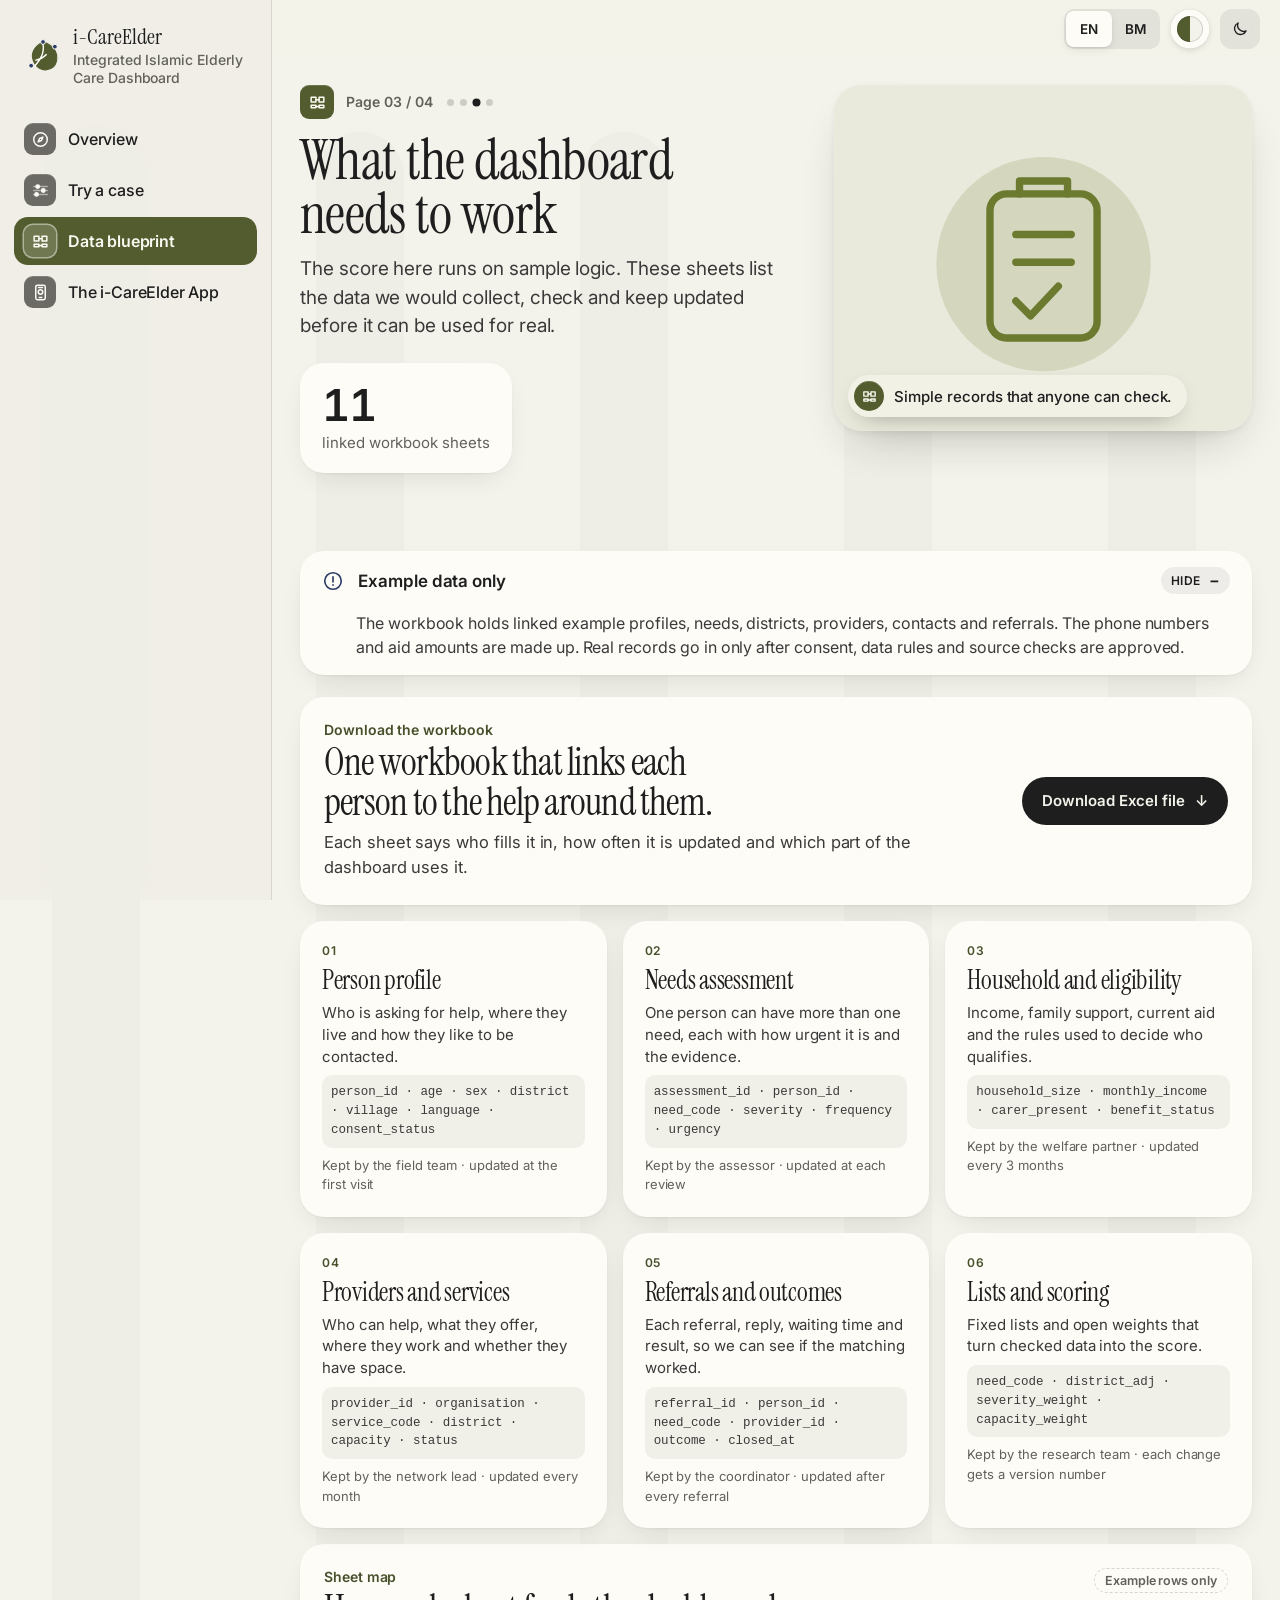
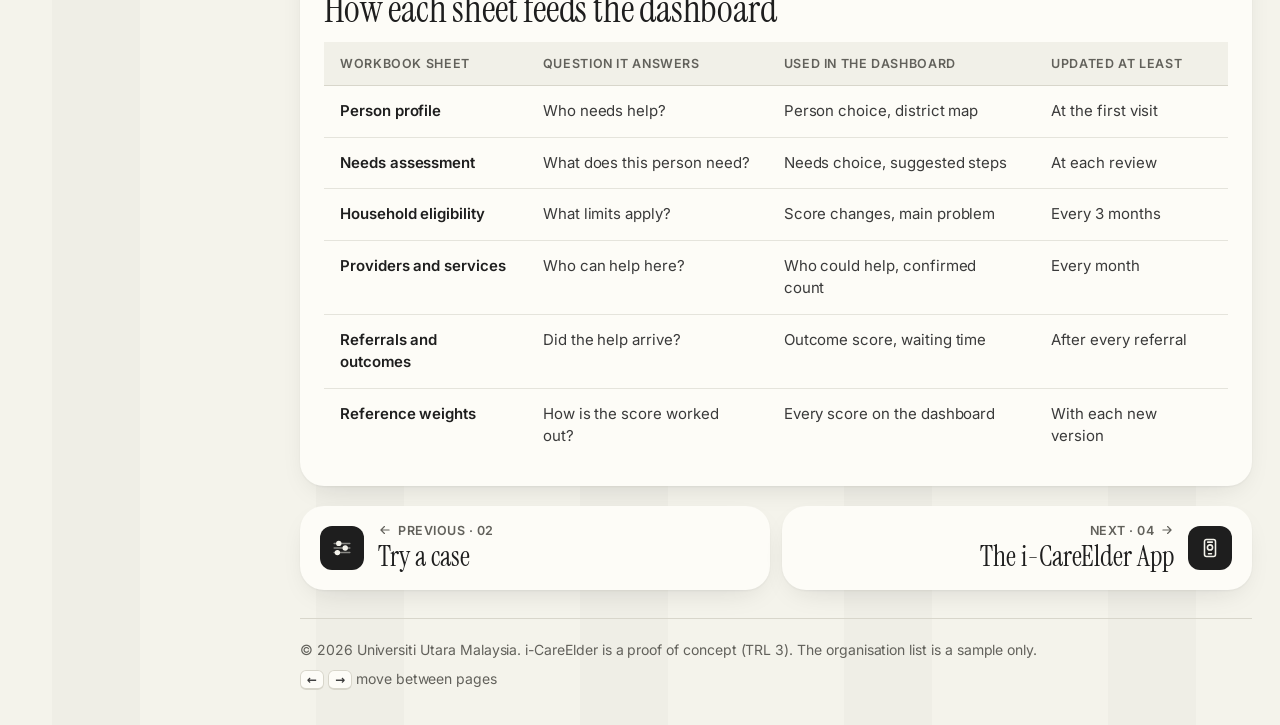
<file: data.html>
<!doctype html>
<html lang="en">
<head>
<meta charset="utf-8"><meta name="viewport" content="width=device-width,initial-scale=1,viewport-fit=cover">
<link rel="icon" href="assets/art/crest.svg" type="image/svg+xml">
<title>Data blueprint · i-CareElder</title>
<meta name="description" content="The data sheets and fields the i-CareElder dashboard needs before it can be used for real.">
<script>try{var lk=localStorage.getItem('kse-look');if(lk&&lk!=='padi')document.documentElement.setAttribute('data-look',lk)}catch(e){}try{var t=localStorage.getItem('kse-theme');if(t==='dark'||t==='light')document.documentElement.setAttribute('data-theme',t)}catch(e){}(function(){var P=['index','scenario','data','app'],f=(location.pathname.split('/').pop()||'index.html').replace(/\.html$/,''),i=P.indexOf(f),d=document.documentElement;if(i<0)i=0;function go(){try{var p=parseInt(sessionStorage.getItem('kse-idx'),10);d.setAttribute('data-dir',!isNaN(p)&&i<p?'back':'forward');sessionStorage.setItem('kse-idx',i)}catch(e){}}if(document.prerendering)document.addEventListener('prerenderingchange',go,{once:true});else go()})()</script>
<link rel="stylesheet" href="assets/css/fonts.css">
<link rel="stylesheet" href="assets/css/kse.css"><link rel="stylesheet" href="assets/css/kse-ios.css"><link rel="stylesheet" href="assets/css/kse-themes.css"><link rel="stylesheet" href="assets/css/icc.css"><script src="assets/js/kse-data.js"></script>
<script src="assets/js/kse-art.js"></script>
</head>
<body data-page="data"><script src="assets/js/kse-shell.js"></script>
<main id="main">
  <section class="band pagehead"><div class="wrap pagehead-grid">
    <div>
      <p class="step" data-step></p>
      <h1 data-i18n="dpTitle">What the dashboard needs to work</h1>
      <p class="lede" data-i18n="dpLede">The score here runs on sample logic. These sheets list the data we would collect, check and keep updated before it can be used for real.</p>
    </div>
    <div class="headstat"><b>11</b><span data-i18n="dpStat">linked workbook sheets</span></div>
  </div></section>

  <div class="wrap"><section class="section">
    <details class="notice notice-toggle" open>
      <summary><svg viewBox="0 0 24 24" aria-hidden="true"><circle cx="12" cy="12" r="9"/><path d="M12 7.5v5.5M12 16.2v.3"/></svg><b data-i18n="dpNoticeTitle">Example data only</b><i aria-hidden="true"><span></span></i></summary>
      <div class="notice-body"><span data-i18n="dpNoticeBody">The workbook holds linked example profiles, needs, districts, providers, contacts and referrals. The phone numbers and aid amounts are made up. Real records go in only after consent, data rules and source checks are approved.</span></div>
    </details>

    <div class="data-hero">
      <div>
        <p class="label label-paddy" data-i18n="dpHeroLabel">Download the workbook</p>
        <h2 data-i18n="dpHeroTitle">One workbook that links each person to the help around them.</h2>
        <p data-i18n="dpHeroBody">Each sheet says who fills it in, how often it is updated and which part of the dashboard uses it.</p>
      </div>
      <a class="button button-gold" href="i-CareElder%20Data%20Blueprint.xlsx" download><span data-i18n="dpDownload">Download Excel file</span> <span aria-hidden="true">↓</span></a>
    </div>

    <div class="data-grid">
      <article class="card data-card"><span class="data-no">01</span><h3 data-i18n="dp1t">Person profile</h3><p data-i18n="dp1b">Who is asking for help, where they live and how they like to be contacted.</p><code>person_id · age · sex · district · village · language · consent_status</code><small data-i18n="dp1o">Kept by the field team · updated at the first visit</small></article>
      <article class="card data-card"><span class="data-no">02</span><h3 data-i18n="dp2t">Needs assessment</h3><p data-i18n="dp2b">One person can have more than one need, each with how urgent it is and the evidence.</p><code>assessment_id · person_id · need_code · severity · frequency · urgency</code><small data-i18n="dp2o">Kept by the assessor · updated at each review</small></article>
      <article class="card data-card"><span class="data-no">03</span><h3 data-i18n="dp3t">Household and eligibility</h3><p data-i18n="dp3b">Income, family support, current aid and the rules used to decide who qualifies.</p><code>household_size · monthly_income · carer_present · benefit_status</code><small data-i18n="dp3o">Kept by the welfare partner · updated every 3 months</small></article>
      <article class="card data-card"><span class="data-no">04</span><h3 data-i18n="dp4t">Providers and services</h3><p data-i18n="dp4b">Who can help, what they offer, where they work and whether they have space.</p><code>provider_id · organisation · service_code · district · capacity · status</code><small data-i18n="dp4o">Kept by the network lead · updated every month</small></article>
      <article class="card data-card"><span class="data-no">05</span><h3 data-i18n="dp5t">Referrals and outcomes</h3><p data-i18n="dp5b">Each referral, reply, waiting time and result, so we can see if the matching worked.</p><code>referral_id · person_id · need_code · provider_id · outcome · closed_at</code><small data-i18n="dp5o">Kept by the coordinator · updated after every referral</small></article>
      <article class="card data-card"><span class="data-no">06</span><h3 data-i18n="dp6t">Lists and scoring</h3><p data-i18n="dp6b">Fixed lists and open weights that turn checked data into the score.</p><code>need_code · district_adj · severity_weight · capacity_weight</code><small data-i18n="dp6o">Kept by the research team · each change gets a version number</small></article>
    </div>

    <div class="card data-table-wrap">
      <div class="data-table-head"><div><p class="label label-paddy" data-i18n="dpMapLabel">Sheet map</p><h2 data-i18n="dpMapTitle">How each sheet feeds the dashboard</h2></div><span class="demo-tag" data-i18n="dpMapTag">Example rows only</span></div>
      <div class="table-scroll"><table class="data-table">
        <thead><tr><th data-i18n="dpThSheet">Workbook sheet</th><th data-i18n="dpThQ">Question it answers</th><th data-i18n="dpThUse">Used in the dashboard</th><th data-i18n="dpThRef">Updated at least</th></tr></thead>
        <tbody>
          <tr><td data-i18n="dpSheet1">Person profile</td><td data-i18n="dpR1q">Who needs help?</td><td data-i18n="dpR1u">Person choice, district map</td><td data-i18n="dpR1r">At the first visit</td></tr>
          <tr><td data-i18n="dpSheet2">Needs assessment</td><td data-i18n="dpR2q">What does this person need?</td><td data-i18n="dpR2u">Needs choice, suggested steps</td><td data-i18n="dpR2r">At each review</td></tr>
          <tr><td data-i18n="dpSheet3">Household eligibility</td><td data-i18n="dpR3q">What limits apply?</td><td data-i18n="dpR3u">Score changes, main problem</td><td data-i18n="dpR3r">Every 3 months</td></tr>
          <tr><td data-i18n="dpSheet4">Providers and services</td><td data-i18n="dpR4q">Who can help here?</td><td data-i18n="dpR4u">Who could help, confirmed count</td><td data-i18n="dpR4r">Every month</td></tr>
          <tr><td data-i18n="dpSheet5">Referrals and outcomes</td><td data-i18n="dpR5q">Did the help arrive?</td><td data-i18n="dpR5u">Outcome score, waiting time</td><td data-i18n="dpR5r">After every referral</td></tr>
          <tr><td data-i18n="dpSheet6">Reference weights</td><td data-i18n="dpR6q">How is the score worked out?</td><td data-i18n="dpR6u">Every score on the dashboard</td><td data-i18n="dpR6r">With each new version</td></tr>
        </tbody>
      </table></div>
    </div>
  </section></div>
</main><script src="assets/js/kse-viz.js"></script><script src="assets/js/kse-pages.js"></script>
</body></html>
</file>
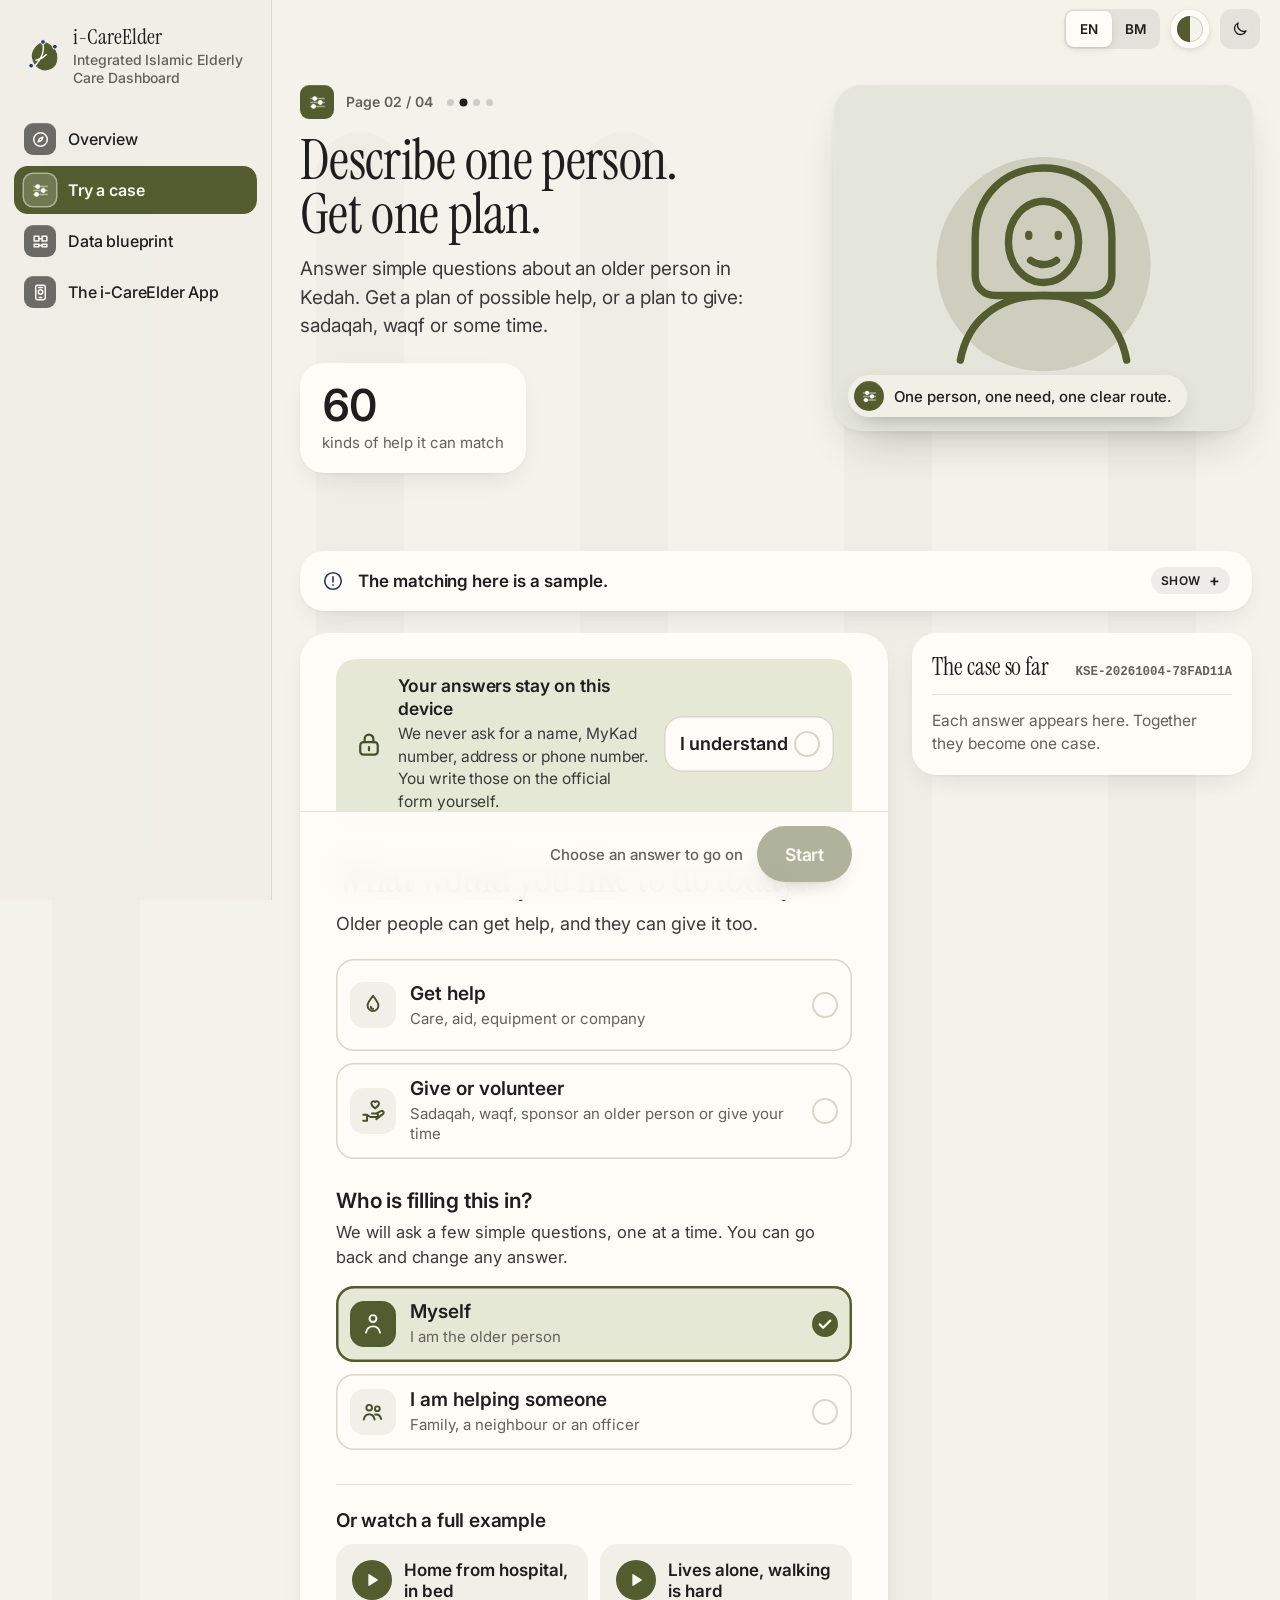
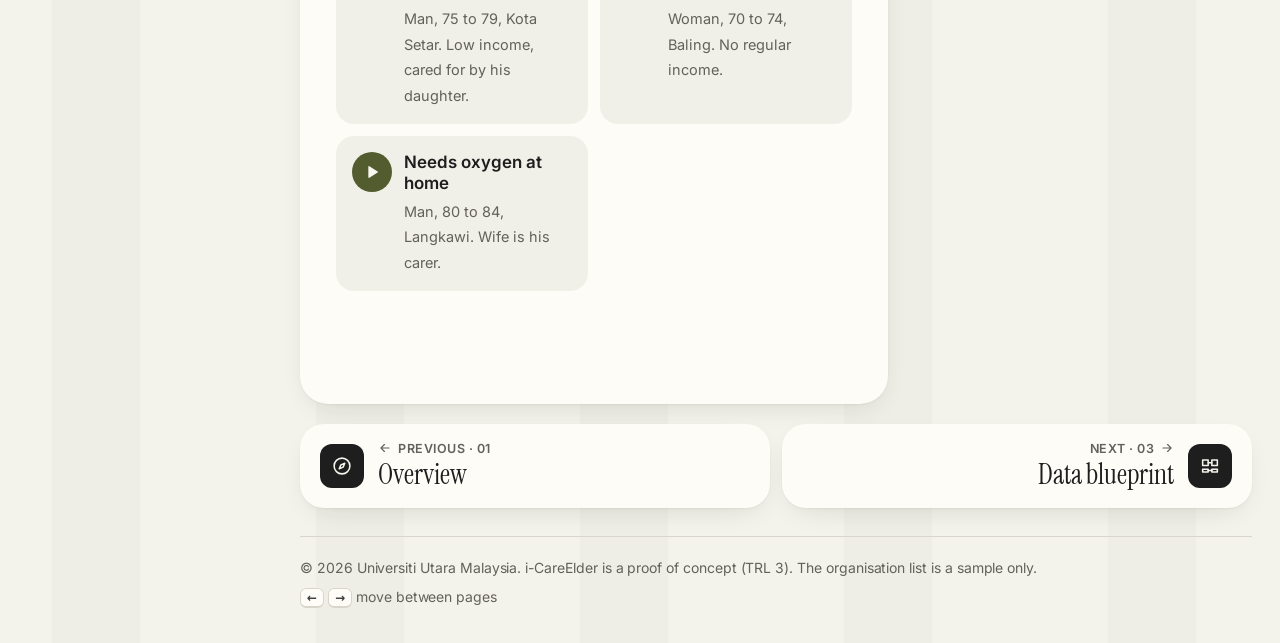
<file: scenario.html>
<!doctype html>
<html lang="en">
<head>
<meta charset="utf-8">
<meta name="viewport" content="width=device-width,initial-scale=1,viewport-fit=cover">
<link rel="icon" href="assets/art/crest.svg" type="image/svg+xml">
<title>Try a Case · i-CareElder</title>
<meta name="description" content="Describe an older person in Kedah and their needs. Get one assistance plan with possible matches.">
<script>try{var lk=localStorage.getItem('kse-look');if(lk&&lk!=='padi')document.documentElement.setAttribute('data-look',lk)}catch(e){}try{var t=localStorage.getItem('kse-theme');if(t==='dark'||t==='light')document.documentElement.setAttribute('data-theme',t)}catch(e){}(function(){var P=['index','scenario','data','app'],f=(location.pathname.split('/').pop()||'index.html').replace(/\.html$/,''),i=P.indexOf(f),d=document.documentElement;if(i<0)i=0;function go(){try{var p=parseInt(sessionStorage.getItem('kse-idx'),10);d.setAttribute('data-dir',!isNaN(p)&&i<p?'back':'forward');sessionStorage.setItem('kse-idx',i)}catch(e){}}if(document.prerendering)document.addEventListener('prerenderingchange',go,{once:true});else go()})()</script>
<link rel="stylesheet" href="assets/css/fonts.css">
<link rel="stylesheet" href="assets/css/kse.css"><link rel="stylesheet" href="assets/css/kse-ios.css"><link rel="stylesheet" href="assets/css/kse-themes.css"><link rel="stylesheet" href="assets/css/kse-case.css"><link rel="stylesheet" href="assets/css/icc.css">
<script src="assets/js/kse-data.js"></script>
<script src="assets/js/kse-art.js"></script>
</head>
<body data-page="scenario">
<script src="assets/js/kse-shell.js"></script>

<main id="main">
  <section class="band pagehead">
    <div class="wrap pagehead-grid">
      <div>
        <p class="step" data-step></p>
        <h1 data-i18n="labTitle">Describe one person. Get one plan.</h1>
        <p class="lede" data-i18n="labSub">Answer simple questions about an older person in Kedah. Get a plan of possible help, or a plan to give: sadaqah, waqf or some time.</p>
      </div>
      <div class="headstat"><b data-count="60">60</b><span data-i18n="labStat">kinds of help it can match</span></div>
    </div>
  </section>

  <div class="wrap">
    <section class="section tc-wrap">
      <details class="notice notice-toggle">
        <summary><svg viewBox="0 0 24 24" aria-hidden="true"><circle cx="12" cy="12" r="9"/><path d="M12 7.5v5.5M12 16.2v.3"/></svg><b data-i18n="noticeTitle">The matching here is a sample.</b><i aria-hidden="true"><span></span></i></summary>
        <div class="notice-body"><span data-i18n="noticeBody">The organisation names come from our list, and each keeps its status (Confirmed, To check or Example). What each one can offer is an example until Phase 1 checks it. The plan shows possible matches only; it never promises help or decides who qualifies.</span></div>
      </details>
      <div id="tc" class="tc"></div>
    </section>
  </div>
</main>

<script src="assets/js/kse-viz.js"></script>
<script src="assets/js/kse-assist.js"></script>
<script src="assets/js/kse-give.js"></script>
<script src="assets/js/kse-case-ui.js"></script>
<script src="assets/js/kse-pages.js"></script>
</body>
</html>
</file>
<file: assets/css/fonts.css>
/* Local fonts (SIL Open Font Licence 1.1, texts in assets/fonts). No internet needed. */
@font-face{font-family:'Instrument Serif';font-style:italic;font-weight:400;font-display:swap;src:url(../fonts/InstrumentSerif-italic-latin-ext.woff2) format('woff2');unicode-range:U+0100-02BA, U+02BD-02C5, U+02C7-02CC, U+02CE-02D7, U+02DD-02FF, U+0304, U+0308, U+0329, U+1D00-1DBF, U+1E00-1E9F, U+1EF2-1EFF, U+2020, U+20A0-20AB, U+20AD-20C0, U+2113, U+2C60-2C7F, U+A720-A7FF}
@font-face{font-family:'Instrument Serif';font-style:italic;font-weight:400;font-display:swap;src:url(../fonts/InstrumentSerif-italic-latin.woff2) format('woff2');unicode-range:U+0000-00FF, U+0131, U+0152-0153, U+02BB-02BC, U+02C6, U+02DA, U+02DC, U+0304, U+0308, U+0329, U+2000-206F, U+20AC, U+2122, U+2191, U+2193, U+2212, U+2215, U+FEFF, U+FFFD}
@font-face{font-family:'Instrument Serif';font-style:normal;font-weight:400;font-display:swap;src:url(../fonts/InstrumentSerif-normal-latin-ext.woff2) format('woff2');unicode-range:U+0100-02BA, U+02BD-02C5, U+02C7-02CC, U+02CE-02D7, U+02DD-02FF, U+0304, U+0308, U+0329, U+1D00-1DBF, U+1E00-1E9F, U+1EF2-1EFF, U+2020, U+20A0-20AB, U+20AD-20C0, U+2113, U+2C60-2C7F, U+A720-A7FF}
@font-face{font-family:'Instrument Serif';font-style:normal;font-weight:400;font-display:swap;src:url(../fonts/InstrumentSerif-normal-latin.woff2) format('woff2');unicode-range:U+0000-00FF, U+0131, U+0152-0153, U+02BB-02BC, U+02C6, U+02DA, U+02DC, U+0304, U+0308, U+0329, U+2000-206F, U+20AC, U+2122, U+2191, U+2193, U+2212, U+2215, U+FEFF, U+FFFD}
@font-face{font-family:'Inter';font-style:normal;font-weight:400 700;font-display:swap;src:url(../fonts/Inter-normal-latin-ext.woff2) format('woff2');unicode-range:U+0100-02BA, U+02BD-02C5, U+02C7-02CC, U+02CE-02D7, U+02DD-02FF, U+0304, U+0308, U+0329, U+1D00-1DBF, U+1E00-1E9F, U+1EF2-1EFF, U+2020, U+20A0-20AB, U+20AD-20C0, U+2113, U+2C60-2C7F, U+A720-A7FF}
@font-face{font-family:'Inter';font-style:normal;font-weight:400 700;font-display:swap;src:url(../fonts/Inter-normal-latin.woff2) format('woff2');unicode-range:U+0000-00FF, U+0131, U+0152-0153, U+02BB-02BC, U+02C6, U+02DA, U+02DC, U+0304, U+0308, U+0329, U+2000-206F, U+20AC, U+2122, U+2191, U+2193, U+2212, U+2215, U+FEFF, U+FFFD}
@font-face{font-family:'Atkinson Hyperlegible';font-style:normal;font-weight:400;font-display:swap;src:url(../fonts/AtkinsonHyperlegible-latin-ext-JIoSwQ.woff2) format('woff2');unicode-range:U+0100-02BA, U+02BD-02C5, U+02C7-02CC, U+02CE-02D7, U+02DD-02FF, U+0304, U+0308, U+0329, U+1D00-1DBF, U+1E00-1E9F, U+1EF2-1EFF, U+2020, U+20A0-20AB, U+20AD-20C0, U+2113, U+2C60-2C7F, U+A720-A7FF}
@font-face{font-family:'Atkinson Hyperlegible';font-style:normal;font-weight:400;font-display:swap;src:url(../fonts/AtkinsonHyperlegible-latin-G04pIo.woff2) format('woff2');unicode-range:U+0000-00FF, U+0131, U+0152-0153, U+02BB-02BC, U+02C6, U+02DA, U+02DC, U+0304, U+0308, U+0329, U+2000-206F, U+20AC, U+2122, U+2191, U+2193, U+2212, U+2215, U+FEFF, U+FFFD}
@font-face{font-family:'Atkinson Hyperlegible';font-style:normal;font-weight:700;font-display:swap;src:url(../fonts/AtkinsonHyperlegible-latin-ext-iWPVFw.woff2) format('woff2');unicode-range:U+0100-02BA, U+02BD-02C5, U+02C7-02CC, U+02CE-02D7, U+02DD-02FF, U+0304, U+0308, U+0329, U+1D00-1DBF, U+1E00-1E9F, U+1EF2-1EFF, U+2020, U+20A0-20AB, U+20AD-20C0, U+2113, U+2C60-2C7F, U+A720-A7FF}
@font-face{font-family:'Atkinson Hyperlegible';font-style:normal;font-weight:700;font-display:swap;src:url(../fonts/AtkinsonHyperlegible-latin-c9dCWP.woff2) format('woff2');unicode-range:U+0000-00FF, U+0131, U+0152-0153, U+02BB-02BC, U+02C6, U+02DA, U+02DC, U+0304, U+0308, U+0329, U+2000-206F, U+20AC, U+2122, U+2191, U+2193, U+2212, U+2215, U+FEFF, U+FFFD}
@font-face{font-family:'Baloo 2';font-style:normal;font-weight:500;font-display:swap;src:url(../fonts/Baloo2-latin-ext-bcANwr.woff2) format('woff2');unicode-range:U+0100-02BA, U+02BD-02C5, U+02C7-02CC, U+02CE-02D7, U+02DD-02FF, U+0304, U+0308, U+0329, U+1D00-1DBF, U+1E00-1E9F, U+1EF2-1EFF, U+2020, U+20A0-20AB, U+20AD-20C0, U+2113, U+2C60-2C7F, U+A720-A7FF}
@font-face{font-family:'Baloo 2';font-style:normal;font-weight:500;font-display:swap;src:url(../fonts/Baloo2-latin-51jcAA.woff2) format('woff2');unicode-range:U+0000-00FF, U+0131, U+0152-0153, U+02BB-02BC, U+02C6, U+02DA, U+02DC, U+0304, U+0308, U+0329, U+2000-206F, U+20AC, U+2122, U+2191, U+2193, U+2212, U+2215, U+FEFF, U+FFFD}
@font-face{font-family:'Baloo 2';font-style:normal;font-weight:600;font-display:swap;src:url(../fonts/Baloo2-latin-ext-bcANwr.woff2) format('woff2');unicode-range:U+0100-02BA, U+02BD-02C5, U+02C7-02CC, U+02CE-02D7, U+02DD-02FF, U+0304, U+0308, U+0329, U+1D00-1DBF, U+1E00-1E9F, U+1EF2-1EFF, U+2020, U+20A0-20AB, U+20AD-20C0, U+2113, U+2C60-2C7F, U+A720-A7FF}
@font-face{font-family:'Baloo 2';font-style:normal;font-weight:600;font-display:swap;src:url(../fonts/Baloo2-latin-51jcAA.woff2) format('woff2');unicode-range:U+0000-00FF, U+0131, U+0152-0153, U+02BB-02BC, U+02C6, U+02DA, U+02DC, U+0304, U+0308, U+0329, U+2000-206F, U+20AC, U+2122, U+2191, U+2193, U+2212, U+2215, U+FEFF, U+FFFD}
@font-face{font-family:'Baloo 2';font-style:normal;font-weight:700;font-display:swap;src:url(../fonts/Baloo2-latin-ext-bcANwr.woff2) format('woff2');unicode-range:U+0100-02BA, U+02BD-02C5, U+02C7-02CC, U+02CE-02D7, U+02DD-02FF, U+0304, U+0308, U+0329, U+1D00-1DBF, U+1E00-1E9F, U+1EF2-1EFF, U+2020, U+20A0-20AB, U+20AD-20C0, U+2113, U+2C60-2C7F, U+A720-A7FF}
@font-face{font-family:'Baloo 2';font-style:normal;font-weight:700;font-display:swap;src:url(../fonts/Baloo2-latin-51jcAA.woff2) format('woff2');unicode-range:U+0000-00FF, U+0131, U+0152-0153, U+02BB-02BC, U+02C6, U+02DA, U+02DC, U+0304, U+0308, U+0329, U+2000-206F, U+20AC, U+2122, U+2191, U+2193, U+2212, U+2215, U+FEFF, U+FFFD}
@font-face{font-family:'Bitter';font-style:normal;font-weight:400;font-display:swap;src:url(../fonts/Bitter-latin-ext-YxpPDk.woff2) format('woff2');unicode-range:U+0100-02BA, U+02BD-02C5, U+02C7-02CC, U+02CE-02D7, U+02DD-02FF, U+0304, U+0308, U+0329, U+1D00-1DBF, U+1E00-1E9F, U+1EF2-1EFF, U+2020, U+20A0-20AB, U+20AD-20C0, U+2113, U+2C60-2C7F, U+A720-A7FF}
@font-face{font-family:'Bitter';font-style:normal;font-weight:400;font-display:swap;src:url(../fonts/Bitter-latin-n7f4xp.woff2) format('woff2');unicode-range:U+0000-00FF, U+0131, U+0152-0153, U+02BB-02BC, U+02C6, U+02DA, U+02DC, U+0304, U+0308, U+0329, U+2000-206F, U+20AC, U+2122, U+2191, U+2193, U+2212, U+2215, U+FEFF, U+FFFD}
@font-face{font-family:'Bitter';font-style:normal;font-weight:500;font-display:swap;src:url(../fonts/Bitter-latin-ext-YxpPDk.woff2) format('woff2');unicode-range:U+0100-02BA, U+02BD-02C5, U+02C7-02CC, U+02CE-02D7, U+02DD-02FF, U+0304, U+0308, U+0329, U+1D00-1DBF, U+1E00-1E9F, U+1EF2-1EFF, U+2020, U+20A0-20AB, U+20AD-20C0, U+2113, U+2C60-2C7F, U+A720-A7FF}
@font-face{font-family:'Bitter';font-style:normal;font-weight:500;font-display:swap;src:url(../fonts/Bitter-latin-n7f4xp.woff2) format('woff2');unicode-range:U+0000-00FF, U+0131, U+0152-0153, U+02BB-02BC, U+02C6, U+02DA, U+02DC, U+0304, U+0308, U+0329, U+2000-206F, U+20AC, U+2122, U+2191, U+2193, U+2212, U+2215, U+FEFF, U+FFFD}
@font-face{font-family:'Bitter';font-style:normal;font-weight:600;font-display:swap;src:url(../fonts/Bitter-latin-ext-YxpPDk.woff2) format('woff2');unicode-range:U+0100-02BA, U+02BD-02C5, U+02C7-02CC, U+02CE-02D7, U+02DD-02FF, U+0304, U+0308, U+0329, U+1D00-1DBF, U+1E00-1E9F, U+1EF2-1EFF, U+2020, U+20A0-20AB, U+20AD-20C0, U+2113, U+2C60-2C7F, U+A720-A7FF}
@font-face{font-family:'Bitter';font-style:normal;font-weight:600;font-display:swap;src:url(../fonts/Bitter-latin-n7f4xp.woff2) format('woff2');unicode-range:U+0000-00FF, U+0131, U+0152-0153, U+02BB-02BC, U+02C6, U+02DA, U+02DC, U+0304, U+0308, U+0329, U+2000-206F, U+20AC, U+2122, U+2191, U+2193, U+2212, U+2215, U+FEFF, U+FFFD}
@font-face{font-family:'Cinzel';font-style:normal;font-weight:500;font-display:swap;src:url(../fonts/Cinzel-latin-ext-GT7LEc.woff2) format('woff2');unicode-range:U+0100-02BA, U+02BD-02C5, U+02C7-02CC, U+02CE-02D7, U+02DD-02FF, U+0304, U+0308, U+0329, U+1D00-1DBF, U+1E00-1E9F, U+1EF2-1EFF, U+2020, U+20A0-20AB, U+20AD-20C0, U+2113, U+2C60-2C7F, U+A720-A7FF}
@font-face{font-family:'Cinzel';font-style:normal;font-weight:500;font-display:swap;src:url(../fonts/Cinzel-latin-t79mT7.woff2) format('woff2');unicode-range:U+0000-00FF, U+0131, U+0152-0153, U+02BB-02BC, U+02C6, U+02DA, U+02DC, U+0304, U+0308, U+0329, U+2000-206F, U+20AC, U+2122, U+2191, U+2193, U+2212, U+2215, U+FEFF, U+FFFD}
@font-face{font-family:'Cinzel';font-style:normal;font-weight:600;font-display:swap;src:url(../fonts/Cinzel-latin-ext-GT7LEc.woff2) format('woff2');unicode-range:U+0100-02BA, U+02BD-02C5, U+02C7-02CC, U+02CE-02D7, U+02DD-02FF, U+0304, U+0308, U+0329, U+1D00-1DBF, U+1E00-1E9F, U+1EF2-1EFF, U+2020, U+20A0-20AB, U+20AD-20C0, U+2113, U+2C60-2C7F, U+A720-A7FF}
@font-face{font-family:'Cinzel';font-style:normal;font-weight:600;font-display:swap;src:url(../fonts/Cinzel-latin-t79mT7.woff2) format('woff2');unicode-range:U+0000-00FF, U+0131, U+0152-0153, U+02BB-02BC, U+02C6, U+02DA, U+02DC, U+0304, U+0308, U+0329, U+2000-206F, U+20AC, U+2122, U+2191, U+2193, U+2212, U+2215, U+FEFF, U+FFFD}
@font-face{font-family:'Lexend';font-style:normal;font-weight:400;font-display:swap;src:url(../fonts/Lexend-latin-ext-aQU4Wc.woff2) format('woff2');unicode-range:U+0100-02BA, U+02BD-02C5, U+02C7-02CC, U+02CE-02D7, U+02DD-02FF, U+0304, U+0308, U+0329, U+1D00-1DBF, U+1E00-1E9F, U+1EF2-1EFF, U+2020, U+20A0-20AB, U+20AD-20C0, U+2113, U+2C60-2C7F, U+A720-A7FF}
@font-face{font-family:'Lexend';font-style:normal;font-weight:400;font-display:swap;src:url(../fonts/Lexend-latin-_v-6QU.woff2) format('woff2');unicode-range:U+0000-00FF, U+0131, U+0152-0153, U+02BB-02BC, U+02C6, U+02DA, U+02DC, U+0304, U+0308, U+0329, U+2000-206F, U+20AC, U+2122, U+2191, U+2193, U+2212, U+2215, U+FEFF, U+FFFD}
@font-face{font-family:'Lexend';font-style:normal;font-weight:500;font-display:swap;src:url(../fonts/Lexend-latin-ext-aQU4Wc.woff2) format('woff2');unicode-range:U+0100-02BA, U+02BD-02C5, U+02C7-02CC, U+02CE-02D7, U+02DD-02FF, U+0304, U+0308, U+0329, U+1D00-1DBF, U+1E00-1E9F, U+1EF2-1EFF, U+2020, U+20A0-20AB, U+20AD-20C0, U+2113, U+2C60-2C7F, U+A720-A7FF}
@font-face{font-family:'Lexend';font-style:normal;font-weight:500;font-display:swap;src:url(../fonts/Lexend-latin-_v-6QU.woff2) format('woff2');unicode-range:U+0000-00FF, U+0131, U+0152-0153, U+02BB-02BC, U+02C6, U+02DA, U+02DC, U+0304, U+0308, U+0329, U+2000-206F, U+20AC, U+2122, U+2191, U+2193, U+2212, U+2215, U+FEFF, U+FFFD}
@font-face{font-family:'Lexend';font-style:normal;font-weight:600;font-display:swap;src:url(../fonts/Lexend-latin-ext-aQU4Wc.woff2) format('woff2');unicode-range:U+0100-02BA, U+02BD-02C5, U+02C7-02CC, U+02CE-02D7, U+02DD-02FF, U+0304, U+0308, U+0329, U+1D00-1DBF, U+1E00-1E9F, U+1EF2-1EFF, U+2020, U+20A0-20AB, U+20AD-20C0, U+2113, U+2C60-2C7F, U+A720-A7FF}
@font-face{font-family:'Lexend';font-style:normal;font-weight:600;font-display:swap;src:url(../fonts/Lexend-latin-_v-6QU.woff2) format('woff2');unicode-range:U+0000-00FF, U+0131, U+0152-0153, U+02BB-02BC, U+02C6, U+02DA, U+02DC, U+0304, U+0308, U+0329, U+2000-206F, U+20AC, U+2122, U+2191, U+2193, U+2212, U+2215, U+FEFF, U+FFFD}
@font-face{font-family:'Lexend';font-style:normal;font-weight:700;font-display:swap;src:url(../fonts/Lexend-latin-ext-aQU4Wc.woff2) format('woff2');unicode-range:U+0100-02BA, U+02BD-02C5, U+02C7-02CC, U+02CE-02D7, U+02DD-02FF, U+0304, U+0308, U+0329, U+1D00-1DBF, U+1E00-1E9F, U+1EF2-1EFF, U+2020, U+20A0-20AB, U+20AD-20C0, U+2113, U+2C60-2C7F, U+A720-A7FF}
@font-face{font-family:'Lexend';font-style:normal;font-weight:700;font-display:swap;src:url(../fonts/Lexend-latin-_v-6QU.woff2) format('woff2');unicode-range:U+0000-00FF, U+0131, U+0152-0153, U+02BB-02BC, U+02C6, U+02DA, U+02DC, U+0304, U+0308, U+0329, U+2000-206F, U+20AC, U+2122, U+2191, U+2193, U+2212, U+2215, U+FEFF, U+FFFD}
@font-face{font-family:'Literata';font-style:normal;font-weight:400;font-display:swap;src:url(../fonts/Literata-latin-ext--7cVMA.woff2) format('woff2');unicode-range:U+0100-02BA, U+02BD-02C5, U+02C7-02CC, U+02CE-02D7, U+02DD-02FF, U+0304, U+0308, U+0329, U+1D00-1DBF, U+1E00-1E9F, U+1EF2-1EFF, U+2020, U+20A0-20AB, U+20AD-20C0, U+2113, U+2C60-2C7F, U+A720-A7FF}
@font-face{font-family:'Literata';font-style:normal;font-weight:400;font-display:swap;src:url(../fonts/Literata-latin-vpO-7c.woff2) format('woff2');unicode-range:U+0000-00FF, U+0131, U+0152-0153, U+02BB-02BC, U+02C6, U+02DA, U+02DC, U+0304, U+0308, U+0329, U+2000-206F, U+20AC, U+2122, U+2191, U+2193, U+2212, U+2215, U+FEFF, U+FFFD}
@font-face{font-family:'Literata';font-style:normal;font-weight:600;font-display:swap;src:url(../fonts/Literata-latin-ext--7cVMA.woff2) format('woff2');unicode-range:U+0100-02BA, U+02BD-02C5, U+02C7-02CC, U+02CE-02D7, U+02DD-02FF, U+0304, U+0308, U+0329, U+1D00-1DBF, U+1E00-1E9F, U+1EF2-1EFF, U+2020, U+20A0-20AB, U+20AD-20C0, U+2113, U+2C60-2C7F, U+A720-A7FF}
@font-face{font-family:'Literata';font-style:normal;font-weight:600;font-display:swap;src:url(../fonts/Literata-latin-vpO-7c.woff2) format('woff2');unicode-range:U+0000-00FF, U+0131, U+0152-0153, U+02BB-02BC, U+02C6, U+02DA, U+02DC, U+0304, U+0308, U+0329, U+2000-206F, U+20AC, U+2122, U+2191, U+2193, U+2212, U+2215, U+FEFF, U+FFFD}
@font-face{font-family:'Marcellus';font-style:normal;font-weight:400;font-display:swap;src:url(../fonts/Marcellus-latin-ext-PoK7Es.woff2) format('woff2');unicode-range:U+0100-02BA, U+02BD-02C5, U+02C7-02CC, U+02CE-02D7, U+02DD-02FF, U+0304, U+0308, U+0329, U+1D00-1DBF, U+1E00-1E9F, U+1EF2-1EFF, U+2020, U+20A0-20AB, U+20AD-20C0, U+2113, U+2C60-2C7F, U+A720-A7FF}
@font-face{font-family:'Marcellus';font-style:normal;font-weight:400;font-display:swap;src:url(../fonts/Marcellus-latin-81VvoK.woff2) format('woff2');unicode-range:U+0000-00FF, U+0131, U+0152-0153, U+02BB-02BC, U+02C6, U+02DA, U+02DC, U+0304, U+0308, U+0329, U+2000-206F, U+20AC, U+2122, U+2191, U+2193, U+2212, U+2215, U+FEFF, U+FFFD}
@font-face{font-family:'Mulish';font-style:normal;font-weight:400;font-display:swap;src:url(../fonts/Mulish-latin-ext-QotcqA.woff2) format('woff2');unicode-range:U+0100-02BA, U+02BD-02C5, U+02C7-02CC, U+02CE-02D7, U+02DD-02FF, U+0304, U+0308, U+0329, U+1D00-1DBF, U+1E00-1E9F, U+1EF2-1EFF, U+2020, U+20A0-20AB, U+20AD-20C0, U+2113, U+2C60-2C7F, U+A720-A7FF}
@font-face{font-family:'Mulish';font-style:normal;font-weight:400;font-display:swap;src:url(../fonts/Mulish-latin-qk3wot.woff2) format('woff2');unicode-range:U+0000-00FF, U+0131, U+0152-0153, U+02BB-02BC, U+02C6, U+02DA, U+02DC, U+0304, U+0308, U+0329, U+2000-206F, U+20AC, U+2122, U+2191, U+2193, U+2212, U+2215, U+FEFF, U+FFFD}
@font-face{font-family:'Mulish';font-style:normal;font-weight:600;font-display:swap;src:url(../fonts/Mulish-latin-ext-QotcqA.woff2) format('woff2');unicode-range:U+0100-02BA, U+02BD-02C5, U+02C7-02CC, U+02CE-02D7, U+02DD-02FF, U+0304, U+0308, U+0329, U+1D00-1DBF, U+1E00-1E9F, U+1EF2-1EFF, U+2020, U+20A0-20AB, U+20AD-20C0, U+2113, U+2C60-2C7F, U+A720-A7FF}
@font-face{font-family:'Mulish';font-style:normal;font-weight:600;font-display:swap;src:url(../fonts/Mulish-latin-qk3wot.woff2) format('woff2');unicode-range:U+0000-00FF, U+0131, U+0152-0153, U+02BB-02BC, U+02C6, U+02DA, U+02DC, U+0304, U+0308, U+0329, U+2000-206F, U+20AC, U+2122, U+2191, U+2193, U+2212, U+2215, U+FEFF, U+FFFD}
@font-face{font-family:'Mulish';font-style:normal;font-weight:700;font-display:swap;src:url(../fonts/Mulish-latin-ext-QotcqA.woff2) format('woff2');unicode-range:U+0100-02BA, U+02BD-02C5, U+02C7-02CC, U+02CE-02D7, U+02DD-02FF, U+0304, U+0308, U+0329, U+1D00-1DBF, U+1E00-1E9F, U+1EF2-1EFF, U+2020, U+20A0-20AB, U+20AD-20C0, U+2113, U+2C60-2C7F, U+A720-A7FF}
@font-face{font-family:'Mulish';font-style:normal;font-weight:700;font-display:swap;src:url(../fonts/Mulish-latin-qk3wot.woff2) format('woff2');unicode-range:U+0000-00FF, U+0131, U+0152-0153, U+02BB-02BC, U+02C6, U+02DA, U+02DC, U+0304, U+0308, U+0329, U+2000-206F, U+20AC, U+2122, U+2191, U+2193, U+2212, U+2215, U+FEFF, U+FFFD}
@font-face{font-family:'Nunito';font-style:normal;font-weight:400;font-display:swap;src:url(../fonts/Nunito-latin-ext--aBXso.woff2) format('woff2');unicode-range:U+0100-02BA, U+02BD-02C5, U+02C7-02CC, U+02CE-02D7, U+02DD-02FF, U+0304, U+0308, U+0329, U+1D00-1DBF, U+1E00-1E9F, U+1EF2-1EFF, U+2020, U+20A0-20AB, U+20AD-20C0, U+2113, U+2C60-2C7F, U+A720-A7FF}
@font-face{font-family:'Nunito';font-style:normal;font-weight:400;font-display:swap;src:url(../fonts/Nunito-latin-fINeaB.woff2) format('woff2');unicode-range:U+0000-00FF, U+0131, U+0152-0153, U+02BB-02BC, U+02C6, U+02DA, U+02DC, U+0304, U+0308, U+0329, U+2000-206F, U+20AC, U+2122, U+2191, U+2193, U+2212, U+2215, U+FEFF, U+FFFD}
@font-face{font-family:'Nunito';font-style:normal;font-weight:600;font-display:swap;src:url(../fonts/Nunito-latin-ext--aBXso.woff2) format('woff2');unicode-range:U+0100-02BA, U+02BD-02C5, U+02C7-02CC, U+02CE-02D7, U+02DD-02FF, U+0304, U+0308, U+0329, U+1D00-1DBF, U+1E00-1E9F, U+1EF2-1EFF, U+2020, U+20A0-20AB, U+20AD-20C0, U+2113, U+2C60-2C7F, U+A720-A7FF}
@font-face{font-family:'Nunito';font-style:normal;font-weight:600;font-display:swap;src:url(../fonts/Nunito-latin-fINeaB.woff2) format('woff2');unicode-range:U+0000-00FF, U+0131, U+0152-0153, U+02BB-02BC, U+02C6, U+02DA, U+02DC, U+0304, U+0308, U+0329, U+2000-206F, U+20AC, U+2122, U+2191, U+2193, U+2212, U+2215, U+FEFF, U+FFFD}
@font-face{font-family:'Nunito';font-style:normal;font-weight:700;font-display:swap;src:url(../fonts/Nunito-latin-ext--aBXso.woff2) format('woff2');unicode-range:U+0100-02BA, U+02BD-02C5, U+02C7-02CC, U+02CE-02D7, U+02DD-02FF, U+0304, U+0308, U+0329, U+1D00-1DBF, U+1E00-1E9F, U+1EF2-1EFF, U+2020, U+20A0-20AB, U+20AD-20C0, U+2113, U+2C60-2C7F, U+A720-A7FF}
@font-face{font-family:'Nunito';font-style:normal;font-weight:700;font-display:swap;src:url(../fonts/Nunito-latin-fINeaB.woff2) format('woff2');unicode-range:U+0000-00FF, U+0131, U+0152-0153, U+02BB-02BC, U+02C6, U+02DA, U+02DC, U+0304, U+0308, U+0329, U+2000-206F, U+20AC, U+2122, U+2191, U+2193, U+2212, U+2215, U+FEFF, U+FFFD}
@font-face{font-family:'Nunito Sans';font-style:normal;font-weight:400;font-display:swap;src:url(../fonts/NunitoSans-latin-ext-R-tCKQ.woff2) format('woff2');unicode-range:U+0100-02BA, U+02BD-02C5, U+02C7-02CC, U+02CE-02D7, U+02DD-02FF, U+0304, U+0308, U+0329, U+1D00-1DBF, U+1E00-1E9F, U+1EF2-1EFF, U+2020, U+20A0-20AB, U+20AD-20C0, U+2113, U+2C60-2C7F, U+A720-A7FF}
@font-face{font-family:'Nunito Sans';font-style:normal;font-weight:400;font-display:swap;src:url(../fonts/NunitoSans-latin-7t1R-s.woff2) format('woff2');unicode-range:U+0000-00FF, U+0131, U+0152-0153, U+02BB-02BC, U+02C6, U+02DA, U+02DC, U+0304, U+0308, U+0329, U+2000-206F, U+20AC, U+2122, U+2191, U+2193, U+2212, U+2215, U+FEFF, U+FFFD}
@font-face{font-family:'Nunito Sans';font-style:normal;font-weight:600;font-display:swap;src:url(../fonts/NunitoSans-latin-ext-R-tCKQ.woff2) format('woff2');unicode-range:U+0100-02BA, U+02BD-02C5, U+02C7-02CC, U+02CE-02D7, U+02DD-02FF, U+0304, U+0308, U+0329, U+1D00-1DBF, U+1E00-1E9F, U+1EF2-1EFF, U+2020, U+20A0-20AB, U+20AD-20C0, U+2113, U+2C60-2C7F, U+A720-A7FF}
@font-face{font-family:'Nunito Sans';font-style:normal;font-weight:600;font-display:swap;src:url(../fonts/NunitoSans-latin-7t1R-s.woff2) format('woff2');unicode-range:U+0000-00FF, U+0131, U+0152-0153, U+02BB-02BC, U+02C6, U+02DA, U+02DC, U+0304, U+0308, U+0329, U+2000-206F, U+20AC, U+2122, U+2191, U+2193, U+2212, U+2215, U+FEFF, U+FFFD}
@font-face{font-family:'Nunito Sans';font-style:normal;font-weight:700;font-display:swap;src:url(../fonts/NunitoSans-latin-ext-R-tCKQ.woff2) format('woff2');unicode-range:U+0100-02BA, U+02BD-02C5, U+02C7-02CC, U+02CE-02D7, U+02DD-02FF, U+0304, U+0308, U+0329, U+1D00-1DBF, U+1E00-1E9F, U+1EF2-1EFF, U+2020, U+20A0-20AB, U+20AD-20C0, U+2113, U+2C60-2C7F, U+A720-A7FF}
@font-face{font-family:'Nunito Sans';font-style:normal;font-weight:700;font-display:swap;src:url(../fonts/NunitoSans-latin-7t1R-s.woff2) format('woff2');unicode-range:U+0000-00FF, U+0131, U+0152-0153, U+02BB-02BC, U+02C6, U+02DA, U+02DC, U+0304, U+0308, U+0329, U+2000-206F, U+20AC, U+2122, U+2191, U+2193, U+2212, U+2215, U+FEFF, U+FFFD}
@font-face{font-family:'Source Sans 3';font-style:normal;font-weight:400;font-display:swap;src:url(../fonts/SourceSans3-latin-ext-EaZfrc.woff2) format('woff2');unicode-range:U+0100-02BA, U+02BD-02C5, U+02C7-02CC, U+02CE-02D7, U+02DD-02FF, U+0304, U+0308, U+0329, U+1D00-1DBF, U+1E00-1E9F, U+1EF2-1EFF, U+2020, U+20A0-20AB, U+20AD-20C0, U+2113, U+2C60-2C7F, U+A720-A7FF}
@font-face{font-family:'Source Sans 3';font-style:normal;font-weight:400;font-display:swap;src:url(../fonts/SourceSans3-latin-3w8aZQ.woff2) format('woff2');unicode-range:U+0000-00FF, U+0131, U+0152-0153, U+02BB-02BC, U+02C6, U+02DA, U+02DC, U+0304, U+0308, U+0329, U+2000-206F, U+20AC, U+2122, U+2191, U+2193, U+2212, U+2215, U+FEFF, U+FFFD}
@font-face{font-family:'Source Sans 3';font-style:normal;font-weight:600;font-display:swap;src:url(../fonts/SourceSans3-latin-ext-EaZfrc.woff2) format('woff2');unicode-range:U+0100-02BA, U+02BD-02C5, U+02C7-02CC, U+02CE-02D7, U+02DD-02FF, U+0304, U+0308, U+0329, U+1D00-1DBF, U+1E00-1E9F, U+1EF2-1EFF, U+2020, U+20A0-20AB, U+20AD-20C0, U+2113, U+2C60-2C7F, U+A720-A7FF}
@font-face{font-family:'Source Sans 3';font-style:normal;font-weight:600;font-display:swap;src:url(../fonts/SourceSans3-latin-3w8aZQ.woff2) format('woff2');unicode-range:U+0000-00FF, U+0131, U+0152-0153, U+02BB-02BC, U+02C6, U+02DA, U+02DC, U+0304, U+0308, U+0329, U+2000-206F, U+20AC, U+2122, U+2191, U+2193, U+2212, U+2215, U+FEFF, U+FFFD}
@font-face{font-family:'Source Sans 3';font-style:normal;font-weight:700;font-display:swap;src:url(../fonts/SourceSans3-latin-ext-EaZfrc.woff2) format('woff2');unicode-range:U+0100-02BA, U+02BD-02C5, U+02C7-02CC, U+02CE-02D7, U+02DD-02FF, U+0304, U+0308, U+0329, U+1D00-1DBF, U+1E00-1E9F, U+1EF2-1EFF, U+2020, U+20A0-20AB, U+20AD-20C0, U+2113, U+2C60-2C7F, U+A720-A7FF}
@font-face{font-family:'Source Sans 3';font-style:normal;font-weight:700;font-display:swap;src:url(../fonts/SourceSans3-latin-3w8aZQ.woff2) format('woff2');unicode-range:U+0000-00FF, U+0131, U+0152-0153, U+02BB-02BC, U+02C6, U+02DA, U+02DC, U+0304, U+0308, U+0329, U+2000-206F, U+20AC, U+2122, U+2191, U+2193, U+2212, U+2215, U+FEFF, U+FFFD}
@font-face{font-family:'Young Serif';font-style:normal;font-weight:400;font-display:swap;src:url(../fonts/YoungSerif-latin-ext-3kYoaQ.woff2) format('woff2');unicode-range:U+0100-02BA, U+02BD-02C5, U+02C7-02CC, U+02CE-02D7, U+02DD-02FF, U+0304, U+0308, U+0329, U+1D00-1DBF, U+1E00-1E9F, U+1EF2-1EFF, U+2020, U+20A0-20AB, U+20AD-20C0, U+2113, U+2C60-2C7F, U+A720-A7FF}
@font-face{font-family:'Young Serif';font-style:normal;font-weight:400;font-display:swap;src:url(../fonts/YoungSerif-latin-1t93kY.woff2) format('woff2');unicode-range:U+0000-00FF, U+0131, U+0152-0153, U+02BB-02BC, U+02C6, U+02DA, U+02DC, U+0304, U+0308, U+0329, U+2000-206F, U+20AC, U+2122, U+2191, U+2193, U+2212, U+2215, U+FEFF, U+FFFD}
</file>
<file: assets/css/kse.css>
/* ==========================================================================
   i-CareElder: design system
   Tokens (light / dark / explicit data-theme), shell, components, pages, print.
   ========================================================================== */

/* ---------- Tokens ---------- */
:root{
  color-scheme:light;
  --display:"Bricolage Grotesque","Arial Narrow",system-ui,sans-serif;
  --sans:"Onest",system-ui,-apple-system,"Segoe UI",Roboto,sans-serif;

  --bg:#edf1ee;--surface:#fbfcfb;--surface-2:#f3f6f4;--sunk:#e2e9e5;
  --ink:#0f231e;--ink-2:#3d5149;--muted:#57685f;--line:#d2dcd6;--line-2:#e2e9e5;

  --paddy:#12664f;--paddy-ink:#0d5a45;--paddy-soft:#dcebe3;--on-paddy:#ffffff;
  --gold:#d6a01e;--gold-ink:#7a5706;--gold-soft:#f5e8c4;--on-gold:#1f1703;

  --band:#0d2d26;--band-ink:#eef5f1;--band-muted:#a3bcb2;--band-line:rgba(238,245,241,.14);--band-gold:#e8bd4f;

  --good:#0ca30c;--good-ink:#0b6b1f;--good-soft:#dff1df;
  --warn:#fab219;--warn-ink:#7a5200;--warn-soft:#fcf0d0;
  --crit:#d03b3b;
  --neutral:#9aa8a1;--neutral-ink:#4a5a53;--neutral-soft:#e5ebe8;

  /* organisation types: validated categorical slots 1–5
     --t* sit on page surfaces (theme-stepped), --b* sit on the dark band */
  --t1:#2a78d6;--t2:#eb6834;--t3:#1baf7a;--t4:#eda100;--t5:#e87ba4;
  --b1:#3987e5;--b2:#d95926;--b3:#199e70;--b4:#c98500;--b5:#d55181;

  --tip-bg:#0f231e;--tip-ink:#f3f7f5;--tip-muted:#b3c6bd;
  --scrim:rgba(5,15,12,.45);
  --shadow:0 1px 2px rgba(15,35,30,.06),0 6px 14px -4px rgba(15,35,30,.1);
  --focus:#0d5a45;
  --r:18px;
}
@media (prefers-color-scheme:dark){
  :root:not([data-theme="light"]){
    color-scheme:dark;
    --bg:#0a1613;--surface:#101f1b;--surface-2:#132520;--sunk:#0d1a16;
    --ink:#e7f0eb;--ink-2:#b2c4bb;--muted:#8da196;--line:#223731;--line-2:#1a2d27;
    --paddy:#3fae8a;--paddy-ink:#72cda9;--paddy-soft:#163a2f;--on-paddy:#04201a;
    --gold:#e0b03a;--gold-ink:#f0c860;--gold-soft:#3a2f10;
    --band:#0f2c25;
    --good-ink:#5ccb5f;--good-soft:#14301a;--warn-ink:#f4c451;--warn-soft:#382c0c;
    --neutral:#5e7068;--neutral-ink:#a8b8b0;--neutral-soft:#1b2a25;
    --t1:#3987e5;--t2:#d95926;--t3:#199e70;--t4:#c98500;--t5:#d55181;
    --tip-bg:#e9f1ed;--tip-ink:#0f231e;--tip-muted:#4a5d55;
    --scrim:rgba(0,0,0,.6);
    --shadow:0 1px 2px rgba(0,0,0,.35),0 6px 14px -4px rgba(0,0,0,.4);
    --focus:#72cda9;
  }
}
:root[data-theme="dark"]{
  color-scheme:dark;
  --bg:#0a1613;--surface:#101f1b;--surface-2:#132520;--sunk:#0d1a16;
  --ink:#e7f0eb;--ink-2:#b2c4bb;--muted:#8da196;--line:#223731;--line-2:#1a2d27;
  --paddy:#3fae8a;--paddy-ink:#72cda9;--paddy-soft:#163a2f;--on-paddy:#04201a;
  --gold:#e0b03a;--gold-ink:#f0c860;--gold-soft:#3a2f10;
  --band:#0f2c25;
  --good-ink:#5ccb5f;--good-soft:#14301a;--warn-ink:#f4c451;--warn-soft:#382c0c;
  --neutral:#5e7068;--neutral-ink:#a8b8b0;--neutral-soft:#1b2a25;
  --t1:#3987e5;--t2:#d95926;--t3:#199e70;--t4:#c98500;--t5:#d55181;
  --tip-bg:#e9f1ed;--tip-ink:#0f231e;--tip-muted:#4a5d55;
  --scrim:rgba(0,0,0,.6);
  --shadow:0 1px 2px rgba(0,0,0,.35),0 6px 14px -4px rgba(0,0,0,.4);
  --focus:#72cda9;
}

/* ---------- Base ---------- */
@view-transition{navigation:auto}
/* Presentation-style tab changes: the page swishes sideways, stretches into
   a dark ribbon, then breaks into small paddy-green dust flecks. */
::view-transition-old(root){animation:swish-old .42s var(--ease) both}
::view-transition-new(root){animation:swish-new .58s var(--ease) both}
@keyframes swish-old{to{opacity:0;transform:translateX(-4vw) skewX(-4deg) scaleX(1.035);filter:blur(3px)}}
@keyframes swish-new{from{opacity:0;transform:translateX(4vw) skewX(4deg) scaleX(1.02);filter:blur(4px)}}
body.page-enter main{animation:swish-new .58s var(--ease) both}
body.page-leaving main{animation:swish-old .42s var(--ease) both;pointer-events:none}
.page-transition{position:fixed;inset:0;z-index:100;overflow:hidden;pointer-events:none;visibility:hidden}
.page-transition i{display:block;position:absolute}
.page-transition .swish{top:-12%;bottom:-12%;width:62%;background:var(--band);filter:drop-shadow(0 0 22px rgba(5,20,16,.3));transform:skewX(-7deg) translateX(-120%);opacity:.98}
.page-transition .swish-a{left:-9%;border-radius:0 48% 42% 0}
.page-transition .swish-b{right:-9%;background:var(--paddy);border-radius:48% 0 0 42%;transform:skewX(-7deg) translateX(120%)}
body.page-leaving .page-transition{visibility:visible}
body.page-leaving .page-transition .swish-a{animation:swish-ribbon-a .46s var(--ease) both}
body.page-leaving .page-transition .swish-b{animation:swish-ribbon-b .46s var(--ease) .025s both}
@keyframes swish-ribbon-a{45%{transform:skewX(-7deg) translateX(0) scaleX(1.04)}100%{transform:skewX(-18deg) translateX(118%) scaleX(.3);opacity:0}}
@keyframes swish-ribbon-b{45%{transform:skewX(-7deg) translateX(0) scaleX(1.04)}100%{transform:skewX(-18deg) translateX(-118%) scaleX(.3);opacity:0}}
.page-transition .dust{z-index:3;width:clamp(4px,.55vw,10px);height:clamp(4px,.55vw,10px);border-radius:35% 65% 55% 45%;background:var(--paddy);opacity:0;left:var(--x,50%);top:var(--y,50%);transform:translate(-50%,-50%) rotate(var(--r,0deg)) scale(.3)}
.page-transition .dust:nth-of-type(3n){background:var(--gold-soft)}
.page-transition .dust:nth-of-type(4n){background:var(--band-gold);border-radius:50%}
body.page-leaving .page-transition .dust{animation:dust-burst .48s var(--ease) var(--delay,0s) both}
@keyframes dust-burst{0%,35%{opacity:0;transform:translate(-50%,-50%) rotate(var(--r,0deg)) scale(.3)}48%{opacity:.95}100%{opacity:0;transform:translate(calc(-50% + var(--dx)),calc(-50% + var(--dy))) rotate(calc(var(--r,0deg) + 140deg)) scale(.7)}}
.dust-1{--x:18%;--y:28%;--dx:-14vw;--dy:-10vh;--r:22deg;--delay:.08s}.dust-2{--x:27%;--y:42%;--dx:-18vw;--dy:4vh;--r:80deg;--delay:.02s}.dust-3{--x:38%;--y:64%;--dx:-12vw;--dy:15vh;--r:120deg;--delay:.1s}.dust-4{--x:49%;--y:34%;--dx:6vw;--dy:-13vh;--r:35deg;--delay:.04s}.dust-5{--x:57%;--y:58%;--dx:15vw;--dy:12vh;--r:70deg;--delay:.12s}.dust-6{--x:68%;--y:22%;--dx:19vw;--dy:-8vh;--r:155deg;--delay:.06s}.dust-7{--x:77%;--y:70%;--dx:13vw;--dy:16vh;--r:210deg;--delay:.03s}.dust-8{--x:84%;--y:45%;--dx:21vw;--dy:2vh;--r:260deg;--delay:.09s}.dust-9{--x:13%;--y:76%;--dx:-10vw;--dy:18vh;--r:320deg;--delay:.13s}.dust-10{--x:32%;--y:18%;--dx:-15vw;--dy:-15vh;--r:15deg;--delay:.05s}.dust-11{--x:44%;--y:80%;--dx:3vw;--dy:18vh;--r:90deg;--delay:.11s}.dust-12{--x:62%;--y:14%;--dx:14vw;--dy:-16vh;--r:190deg;--delay:.01s}.dust-13{--x:73%;--y:82%;--dx:18vw;--dy:17vh;--r:240deg;--delay:.14s}.dust-14{--x:91%;--y:61%;--dx:17vw;--dy:8vh;--r:300deg;--delay:.07s}.dust-15{--x:8%;--y:53%;--dx:-17vw;--dy:0;--r:55deg;--delay:.15s}.dust-16{--x:23%;--y:88%;--dx:-12vw;--dy:14vh;--r:175deg;--delay:.04s}.dust-17{--x:52%;--y:9%;--dx:8vw;--dy:-18vh;--r:225deg;--delay:.08s}.dust-18{--x:88%;--y:28%;--dx:20vw;--dy:-9vh;--r:345deg;--delay:.12s}
@media (prefers-reduced-motion:reduce){
  ::view-transition-old(root),::view-transition-new(root){animation:none}
  body.page-enter main,body.page-leaving main{animation:none}
}
*,*::before,*::after{box-sizing:border-box}
[hidden]{display:none!important}
html{-webkit-text-size-adjust:100%;scroll-padding-top:76px}
html.i18n-pending main{visibility:hidden}
body{margin:0;background:var(--bg);color:var(--ink);font:400 15px/1.55 var(--sans);-webkit-font-smoothing:antialiased}
body.drawer-open{overflow:hidden}
h1,h2,h3{margin:0;font-family:var(--display);text-wrap:balance;color:var(--ink)}
p{margin:0}
ul,ol{margin:0;padding:0;list-style:none}
button,input,select{font:inherit;color:inherit}
a{color:var(--paddy-ink);text-underline-offset:3px}
:focus-visible{outline:2px solid var(--focus);outline-offset:2px}
/* Browser surfaces we did not draw, themed from the palette rather than
   left at the defaults: selection, caret, scrollbars. */
::selection{background:var(--gold-soft);color:var(--ink)}
.band ::selection{background:rgba(232,189,79,.28);color:var(--band-ink)}
input,select{caret-color:var(--paddy)}
*{scrollbar-color:var(--line) transparent}
::-webkit-scrollbar{width:11px;height:11px}
::-webkit-scrollbar-track{background:transparent}
::-webkit-scrollbar-thumb{background:var(--line);border-radius:6px;border:3px solid var(--bg)}
::-webkit-scrollbar-thumb:hover{background:var(--muted)}
.wrap{max-width:1240px;margin-inline:auto;padding-inline:24px}
.skip{position:absolute;left:16px;top:-60px;z-index:60;background:var(--ink);color:var(--bg);padding:8px 12px;border-radius:8px;text-decoration:none;font-weight:600}
.skip:focus{top:12px}

.eyebrow{font:600 11.5px/1.3 var(--sans);letter-spacing:.13em;text-transform:uppercase;color:var(--paddy-ink)}
.label{font:600 11px/1.3 var(--sans);letter-spacing:.12em;text-transform:uppercase;color:var(--gold-ink)}
.label-paddy{color:var(--paddy-ink)}
h2{font-weight:650;font-stretch:88%;font-size:clamp(25px,2.7vw,34px);line-height:1.08;letter-spacing:-.012em}
h3{font-weight:620;font-stretch:92%;font-size:19px;line-height:1.2}
/* heading level fixed for the document outline, sized as a card heading */
h2.as-h3{font-weight:620;font-stretch:92%;font-size:19px;line-height:1.2;letter-spacing:normal}
kbd{font:600 11px var(--sans);padding:1px 6px;border:1px solid var(--line);border-bottom-width:2px;border-radius:5px;background:var(--surface);color:var(--ink-2)}

/* ---------- Shell: brand bar + tab bar ----------
   #kse-chrome is display:contents so the tab bar can stick to the page.
   Before, the wrapper was exactly as tall as the header, so the sticky
   top bar had no room to stick and scrolled away. */
#kse-chrome{display:contents}
:root{--ease:cubic-bezier(.2,0,0,1);--ease-io:cubic-bezier(.45,0,.2,1)}
.topbar{position:relative;z-index:31;background:var(--bg)}
.topbar-row{display:flex;align-items:center;gap:20px;min-height:60px}
.brand{display:flex;align-items:center;gap:10px;text-decoration:none;color:var(--ink);flex:1;min-width:0}
.brand-mark{width:40px;height:40px;flex:none;overflow:visible}
.brand-mark .leaf{fill:var(--paddy);stroke:var(--gold);stroke-width:1.4;stroke-linejoin:round}
.brand-mark .vein{fill:none;stroke:var(--gold);stroke-width:1.8;stroke-linecap:round;stroke-linejoin:round}
.brand-mark .node{fill:var(--gold);stroke:var(--bg);stroke-width:1.2}
.brand b{display:block;font:750 17px/1.05 var(--display);font-stretch:88%;letter-spacing:.005em}
.brand small{display:block;font-size:14px;color:var(--muted);margin-top:2px}
.tools{display:flex;align-items:center;gap:8px;flex:none}
.lang{display:flex;gap:2px;padding:3px;border:1px solid var(--line);border-radius:999px;background:var(--surface)}
.lang-btn{appearance:none;border:0;background:none;padding:5px 11px;border-radius:999px;font:700 11.5px var(--sans);letter-spacing:.06em;color:var(--muted);cursor:pointer;transition:background-color .15s var(--ease),color .15s var(--ease)}
.lang-btn:hover{color:var(--ink)}
.lang-btn[aria-pressed="true"]{background:var(--ink);color:var(--bg)}
.iconbtn{appearance:none;width:36px;height:36px;display:grid;place-items:center;flex:none;border-radius:10px;border:1px solid var(--line);background:var(--surface);color:var(--ink-2);cursor:pointer;transition:border-color .15s var(--ease),color .15s var(--ease),transform .12s var(--ease)}
.iconbtn:hover{color:var(--ink);border-color:var(--muted)}
.iconbtn:active{transform:scale(.94)}
.iconbtn svg,.btn svg{width:18px;height:18px;fill:none;stroke:currentColor;stroke-width:1.8;stroke-linecap:round;stroke-linejoin:round}
.menubtn{display:none}

.tabbar{position:sticky;top:0;z-index:30;background:var(--bg);background:color-mix(in srgb,var(--bg) 86%,transparent);-webkit-backdrop-filter:saturate(1.4) blur(14px);backdrop-filter:saturate(1.4) blur(14px);border-block:1px solid var(--line)}
.tabs{display:flex;justify-content:space-between;gap:6px;overflow-x:auto;scrollbar-width:none;padding:7px 6px;margin-inline:-6px}
.tabs::-webkit-scrollbar{display:none}
.tab{position:relative;display:inline-flex;align-items:center;gap:9px;flex:none;height:44px;padding:0 15px 0 10px;border-radius:12px;font:650 14px var(--sans);color:var(--muted);text-decoration:none;white-space:nowrap;transition:color .2s var(--ease),background-color .2s var(--ease),transform .2s var(--ease),box-shadow .2s var(--ease)}
.tab .ai{width:28px;height:28px;flex:none;padding:5px;border-radius:9px;background:var(--surface);border:1px solid var(--line);box-shadow:0 3px 0 color-mix(in srgb,var(--line) 80%,transparent),0 6px 10px -8px rgba(15,35,30,.7);transition:transform .22s var(--ease),background-color .2s var(--ease),color .2s var(--ease),box-shadow .22s var(--ease)}
.tab:hover{color:var(--ink);background:var(--surface-2);transform:translateY(-2px)}
.tab:hover .ai,.tab:focus-visible .ai{transform:translateY(-2px) rotate(-5deg) scale(1.08);background:var(--gold-soft);color:var(--gold-ink);box-shadow:0 5px 0 color-mix(in srgb,var(--gold) 50%,var(--line)),0 10px 14px -9px rgba(15,35,30,.7)}
@media (max-width:1320px) and (min-width:761px){.tabs{gap:2px;justify-content:space-between}.tab{gap:5px;height:42px;padding:0 7px 0 6px;font-size:12px}.tab .ai{width:24px;height:24px;padding:4px}}
.tab[aria-current="page"]{color:var(--paddy-ink);background:var(--paddy-soft)}
.tab[aria-current="page"] .ai{background:var(--paddy);border-color:var(--paddy);color:var(--on-paddy);box-shadow:0 3px 0 var(--paddy-ink),0 8px 12px -9px rgba(15,35,30,.75)}
.tab:focus-visible{outline-offset:-2px}
/* the one gold marker; it glides to the new tab on page change */
.tab-mark{position:absolute;left:12px;right:12px;bottom:-7px;height:2px;border-radius:2px;background:var(--gold);view-transition-name:kse-tab}
::view-transition-group(kse-tab){animation-duration:.42s;animation-timing-function:var(--ease)}
::view-transition-old(root),::view-transition-new(root){animation-duration:.2s}

/* ---------- Page icons ----------
   Drawn at rest. Hovering anything that carries one plays that icon's own
   motion; the page head draws its icon in once, on load. */
.ai{display:block;fill:none;stroke:currentColor;stroke-width:1.7;stroke-linecap:round;stroke-linejoin:round;overflow:visible}
.ai-k1,.ai-k2,.ai-k3{fill:currentColor;transform-box:fill-box;transform-origin:center}
.ai-t{opacity:.5}
.ai-n{transform-box:view-box;transform-origin:12px 12px}
.ai-m{transform-box:view-box;transform-origin:12px 16px}
.ai-b,.ai-p{transform-box:fill-box;transform-origin:center}
:is(.tab,.pager a,.walk a,.btn,.dlink):is(:hover,:focus-visible) .ai-n{animation:ai-needle .62s var(--ease-io)}
:is(.tab,.pager a,.walk a,.btn,.dlink):is(:hover,:focus-visible) .ai-l1{animation:ai-draw .22s var(--ease) both}
:is(.tab,.pager a,.walk a,.btn,.dlink):is(:hover,:focus-visible) .ai-m{animation:ai-turn .34s var(--ease) .12s both}
:is(.tab,.pager a,.walk a,.btn,.dlink):is(:hover,:focus-visible) .ai-l2{animation:ai-draw .22s var(--ease) .28s both}
:is(.tab,.pager a,.walk a,.btn,.dlink):is(:hover,:focus-visible) .ai-b{animation:ai-pop .32s var(--ease) .38s both}
:is(.tab,.pager a,.walk a,.btn,.dlink):is(:hover,:focus-visible) .ai-p{animation:ai-join .36s var(--ease) both}
:is(.tab,.pager a,.walk a,.btn,.dlink):is(:hover,:focus-visible) .ai-k1{animation:ai-k1 .56s var(--ease-io)}
:is(.tab,.pager a,.walk a,.btn,.dlink):is(:hover,:focus-visible) .ai-k2{animation:ai-k2 .56s var(--ease-io) .04s}
:is(.tab,.pager a,.walk a,.btn,.dlink):is(:hover,:focus-visible) .ai-k3{animation:ai-k3 .56s var(--ease-io) .08s}
:is(.tab,.pager a,.walk a,.btn,.dlink):is(:hover,:focus-visible) .ai-pin{animation:ai-pin .3s var(--ease-io)}
:is(.tab,.pager a,.walk a,.btn,.dlink):is(:hover,:focus-visible) .ai-c{animation:ai-draw .34s var(--ease) .1s both}
:is(.tab,.pager a,.walk a,.btn,.dlink):is(:hover,:focus-visible) .ai-r1{animation:ai-draw .22s var(--ease) both}
:is(.tab,.pager a,.walk a,.btn,.dlink):is(:hover,:focus-visible) .ai-r2{animation:ai-draw .22s var(--ease) .08s both}
:is(.tab,.pager a,.walk a,.btn,.dlink):is(:hover,:focus-visible) .ai-r3{animation:ai-draw .22s var(--ease) .16s both}
@keyframes ai-draw{from{stroke-dasharray:1;stroke-dashoffset:1}to{stroke-dasharray:1;stroke-dashoffset:0}}
@keyframes ai-needle{30%{transform:rotate(-40deg)}70%{transform:rotate(12deg)}}
@keyframes ai-turn{from{transform:rotate(-90deg)}}
@keyframes ai-pop{from{transform:scale(.3);opacity:0}}
@keyframes ai-join{from{transform:translate(-3px,2px);opacity:0}}
@keyframes ai-k1{50%{transform:translateX(6px)}}
@keyframes ai-k2{50%{transform:translateX(-6px)}}
@keyframes ai-k3{50%{transform:translateX(8px)}}
@keyframes ai-pin{45%{transform:translateY(1.4px)}}

/* ---------- Shell: drawer ---------- */
.scrim{position:fixed;inset:0;z-index:40;background:var(--scrim)}
.drawer{position:fixed;top:0;right:0;bottom:0;z-index:41;width:min(360px,88vw);display:flex;flex-direction:column;gap:4px;overflow-y:auto;padding:calc(14px + env(safe-area-inset-top,0px)) 14px calc(20px + env(safe-area-inset-bottom,0px));background:var(--surface);border-left:1px solid var(--line);box-shadow:-20px 0 40px rgba(0,0,0,.15)}
.drawer-head{display:flex;justify-content:space-between;align-items:center;padding:4px 4px 12px;margin-bottom:6px;border-bottom:1px solid var(--line-2)}
.drawer-head .label{color:var(--muted)}
.dlink{display:grid;grid-template-columns:38px 1fr;gap:2px 12px;padding:12px;border-radius:12px;text-decoration:none;color:var(--ink);transition:background-color .15s var(--ease)}
.dlink:hover{background:var(--surface-2)}
.dlink[aria-current="page"]{background:var(--paddy-soft)}
.dlink .no{grid-row:span 2;width:38px;height:38px;display:grid;place-items:center;border-radius:11px;background:var(--surface-2);color:var(--paddy-ink)}
.dlink[aria-current="page"] .no{background:var(--surface)}
.dlink .no .ai{width:20px;height:20px}
.dlink b{font-weight:650;font-size:15px}
.dlink b em{font-style:normal;font-size:12px;color:var(--gold-ink);margin-right:8px;font-variant-numeric:tabular-nums}
.dlink small{font-size:12.5px;line-height:1.4;color:var(--muted)}
.drawer .lang{align-self:flex-start;margin:14px 12px 0}

@media (max-width:760px){
  .tabbar{display:none}
  .topbar{position:sticky;top:env(safe-area-inset-top,0px);z-index:30;background:color-mix(in srgb,var(--bg) 90%,transparent);-webkit-backdrop-filter:saturate(1.4) blur(12px);backdrop-filter:saturate(1.4) blur(12px);border-bottom:1px solid var(--line)}
  .menubtn{display:grid}
  .hero-grid{gap:20px;padding-block:32px 60px}
  .hero-meta{grid-template-columns:repeat(2,auto);gap:12px 18px}
}

@media (max-width:520px){
  .tools .lang{display:none}
  .brand small{display:none}
  .hero h1{max-width:9ch}
  .hero-meta{grid-template-columns:1fr;gap:10px 0}
  .hero-meta dd{white-space:normal}
  .official{max-width:100%}
}

/* ---------- Band (hero + page heads) ---------- */
/* The evening field: one light source, sinking across the band as the pitch
   moves from page 01 to page 06, so no two page heads look alike. */
.band{position:relative;color:var(--band-ink);background-color:var(--band);
  background-image:
    radial-gradient(520px 420px at var(--glow-x,78%) var(--glow-y,46%),rgba(232,189,79,var(--glow-a,.13)),transparent 70%),
    linear-gradient(90deg,var(--band) 22%,transparent 64%),
    url("data:image/svg+xml,%3Csvg xmlns='http://www.w3.org/2000/svg' width='64' height='64' viewBox='0 0 64 64'%3E%3Cg fill='none' stroke='%23eef5f1' stroke-opacity='0.07' stroke-width='1'%3E%3Crect x='20' y='20' width='24' height='24'/%3E%3Crect x='20' y='20' width='24' height='24' transform='rotate(45 32 32)'/%3E%3Cpath d='M0 32h7M57 32h7M32 0v7M32 57v7'/%3E%3C/g%3E%3C/svg%3E");
}
body[data-page="ecosystem"] .band{--glow-x:64%;--glow-y:32%;--glow-a:.12}
body[data-page="network"] .band{--glow-x:50%;--glow-y:24%;--glow-a:.11}
body[data-page="scenario"] .band{--glow-x:37%;--glow-y:28%;--glow-a:.12}
body[data-page="roadmap"] .band{--glow-x:25%;--glow-y:38%;--glow-a:.13}
body[data-page="evidence"] .band{--glow-x:16%;--glow-y:52%;--glow-a:.14}
.band .eyebrow,.band .step{color:var(--band-gold)}
.band h1{color:var(--band-ink)}
.lede{font-size:17px;line-height:1.55;color:var(--band-muted);max-width:56ch}

.hero-grid{display:grid;grid-template-columns:minmax(290px,.76fr) minmax(0,1.24fr);gap:34px;align-items:center;padding-block:46px 42px}
.hero-copy{position:relative;z-index:2}
.hero-copy .eyebrow{color:var(--band-gold)}
.hero-scene{--mx:0px;--my:0px;position:relative;isolation:isolate;min-height:clamp(390px,40vw,590px);margin:0 -24px 0 0;overflow:hidden;border:1px solid rgba(238,245,241,.22);border-radius:var(--r) 0 0 var(--r);background:#172f28;box-shadow:0 24px 54px -34px rgba(0,0,0,.78);transform:translate3d(0,0,0)}
.hero-scene::before{content:"";position:absolute;inset:0;z-index:2;background:linear-gradient(90deg,rgba(13,45,38,.76) 0%,rgba(13,45,38,.15) 34%,transparent 62%),linear-gradient(0deg,rgba(5,20,16,.58),transparent 42%);pointer-events:none}
.hero-scene::after{content:"";position:absolute;inset:0;z-index:3;border:1px solid rgba(232,189,79,.26);border-radius:inherit;box-shadow:inset 0 0 80px rgba(5,15,12,.36),inset 0 -26px 50px rgba(5,15,12,.28);pointer-events:none}
.scene-image{position:absolute;inset:-18px -24px -18px -18px;z-index:1;transform:translate3d(var(--mx),var(--my),0) scale(1.055);transition:transform .65s var(--ease);will-change:transform}
.scene-image img{display:block;width:100%;height:100%;object-fit:cover;object-position:64% center;filter:saturate(.94) contrast(1.03);animation:scene-breathe 12s ease-in-out infinite alternate}
.scene-glow{position:absolute;z-index:2;width:42%;height:38%;right:7%;top:3%;border-radius:50%;background:rgba(255,214,124,.2);filter:blur(46px);mix-blend-mode:screen;opacity:.5;animation:scene-light 8s ease-in-out infinite alternate;pointer-events:none}
.scene-caption{position:absolute;z-index:4;left:22px;bottom:20px;display:flex;align-items:center;gap:10px;max-width:30ch;color:var(--band-ink);font-size:13px;line-height:1.4;text-shadow:0 1px 14px rgba(0,0,0,.48)}
.scene-pulse{width:9px;height:9px;flex:none;border-radius:50%;background:var(--band-gold);box-shadow:0 0 0 3px rgba(232,189,79,.18)}
@keyframes scene-breathe{from{transform:scale(1)}to{transform:scale(1.018)}}
@keyframes scene-light{from{transform:translate3d(-8px,3px,0) scale(.92);opacity:.32}to{transform:translate3d(10px,-4px,0) scale(1.08);opacity:.62}}
.hero-map{padding-bottom:72px}
.hero-map .cons{padding-top:8px}
.hero-map .cons-title{color:var(--band-muted)}
.hero h1{font-weight:720;font-stretch:84%;font-size:clamp(36px,4.9vw,62px);line-height:.99;letter-spacing:-.018em;margin:16px 0 20px;max-width:13ch}
.hero .lede{max-width:40ch}
.hero-meta{display:grid;grid-template-columns:repeat(4,auto);justify-content:start;gap:12px 32px;margin:28px 0 0;padding-top:20px;border-top:1px solid var(--band-line)}
.hero-meta dt{font:600 11px/1.3 var(--sans);letter-spacing:.12em;text-transform:uppercase;color:var(--band-muted)}
.hero-meta dd{margin:4px 0 0;font-weight:600;font-size:15px;color:var(--band-ink);white-space:nowrap}
.actions{display:flex;flex-wrap:wrap;gap:10px;margin-top:28px}

/* Homepage sections stay quiet until the visitor asks for the detail. The
   summaries create a simple presentation index while keeping all content
   available to keyboard and screen-reader users. */
.home-drawer{border-top:1px solid var(--line);padding-top:2px}
.home-drawer summary{display:grid;grid-template-columns:minmax(150px,.34fr) minmax(0,1fr) auto;align-items:center;gap:20px;padding:12px 4px;cursor:pointer;list-style:none;color:var(--ink)}
.home-drawer summary::-webkit-details-marker{display:none}
.home-drawer summary>span{display:flex;align-items:center;gap:10px;font:600 11px var(--sans);letter-spacing:.1em;text-transform:uppercase;color:var(--muted)}
.home-drawer summary>span b{color:var(--gold-ink);font-variant-numeric:tabular-nums}
.home-drawer summary strong{font:650 25px/1.1 var(--display);letter-spacing:-.02em}
.home-drawer summary i{display:inline-flex;align-items:center;gap:9px;min-width:76px;justify-content:center;padding:7px 10px;border:1px solid var(--paddy);border-radius:999px;background:var(--paddy-soft);color:var(--paddy-ink);font:800 11px var(--sans);letter-spacing:.1em;text-transform:uppercase;font-style:normal;transition:transform .2s var(--ease),background-color .2s var(--ease),box-shadow .2s var(--ease)}
.home-drawer summary i::after{content:"+";font:800 17px/1 var(--sans);transition:transform .25s var(--ease)}
.home-drawer summary i b{font-weight:800}
/* Show / Hide words come from CSS so they follow the page language (html lang="ms" in BM) */
:root{--t-show:"Show";--t-hide:"Hide"}
:root:lang(ms){--t-show:"Buka";--t-hide:"Tutup"}
.home-drawer summary i b::before{content:var(--t-show)}
.home-drawer[open] summary i b::before{content:var(--t-hide)}
.home-drawer[open] summary i::after{content:"−";font-size:18px}
.home-drawer summary:hover strong{color:var(--paddy-ink)}
.home-drawer summary:hover i{transform:translateY(-2px) scale(1.04);background:var(--paddy);color:var(--on-paddy);box-shadow:0 8px 16px -10px var(--paddy)}
.home-drawer summary:focus-visible{outline:2px solid var(--gold);outline-offset:4px;border-radius:8px}
.drawer-body{max-height:0;overflow:hidden;padding:0;opacity:0;transform:translateY(-12px);transition:max-height .58s var(--ease),opacity .3s var(--ease),transform .58s var(--ease),padding .3s var(--ease)}
.home-drawer[open] .drawer-body{max-height:1800px;padding:4px 0 18px;opacity:1;transform:translateY(0)}
body[data-page="overview"] .section{padding-block:8px}
body[data-page="overview"] .home-drawer summary{min-height:88px;padding:20px 24px;border:1px solid var(--line);border-radius:18px;background:linear-gradient(135deg,var(--surface) 0%,var(--surface-2) 100%);box-shadow:0 8px 0 color-mix(in srgb,var(--line) 72%,transparent),0 16px 24px -20px rgba(15,35,30,.55);transform:perspective(700px) rotateX(0deg) translateY(0);transition:transform .28s var(--ease),box-shadow .28s var(--ease),border-color .2s var(--ease)}
body[data-page="overview"] .home-drawer summary:hover{border-color:var(--paddy);transform:perspective(700px) rotateX(2deg) translateY(-4px);box-shadow:0 11px 0 color-mix(in srgb,var(--paddy-soft) 80%,var(--line)),0 20px 28px -20px rgba(15,35,30,.65)}
body[data-page="overview"] .home-drawer[open] summary{border-color:var(--paddy);box-shadow:0 4px 0 color-mix(in srgb,var(--paddy-soft) 80%,var(--line)),0 10px 18px -18px rgba(15,35,30,.55)}
body[data-page="overview"] .home-drawer summary i{min-width:88px}
.overview-button-grid{display:grid;grid-template-columns:repeat(2,minmax(0,1fr));gap:16px;padding-block:14px 34px}
.overview-button-grid .home-drawer{border-top:0;padding-top:0}
.overview-button-grid .home-drawer:not([open]){height:212px}
.overview-button-grid .home-drawer[open]{grid-column:1/-1}
.overview-button-grid .home-drawer summary{display:grid;grid-template-rows:auto minmax(0,1fr) auto;align-items:start;gap:14px;min-height:212px;height:212px;padding:22px}
.overview-button-grid .home-drawer[open] summary{height:212px}
.overview-button-grid .home-drawer summary>span{font-size:11px}
.overview-button-grid .home-drawer summary strong{font-size:25px;max-width:15ch}
.overview-button-grid .home-drawer summary i{grid-row:3;justify-self:end;align-self:end;margin-top:0}
.overview-button-grid .home-drawer .drawer-body{grid-column:1/-1}
.case-modes{display:flex;gap:10px;margin:20px 0 14px}
.case-mode{min-height:46px;padding:10px 18px;border:1px solid var(--line);border-radius:999px;background:var(--surface);color:var(--ink);font:750 14px var(--sans);cursor:pointer}
.case-mode.is-on,.case-mode:hover{background:var(--paddy);border-color:var(--paddy);color:var(--on-paddy)}
.intake-wizard{padding:24px;border:1px solid var(--line);border-radius:20px;background:linear-gradient(145deg,var(--surface),var(--surface-2));box-shadow:var(--shadow);transition:opacity .35s var(--ease),transform .35s var(--ease)}
.intake-wizard[hidden],.quick-only[hidden]{display:none}
.intake-progress{display:flex;align-items:center;gap:14px;margin-bottom:22px;color:var(--muted);font:750 12px var(--sans);letter-spacing:.08em;text-transform:uppercase}
.intake-progress i{display:block;flex:1;height:8px;border-radius:99px;background:linear-gradient(90deg,var(--gold) var(--v),var(--line) var(--v));transition:background .3s var(--ease)}
.intake-step{display:none;min-height:310px}.intake-step.is-active{display:block;animation:drawer-in .45s var(--ease) both}.intake-step h2{margin:6px 0 8px;font-size:clamp(28px,4vw,44px)}.intake-step h3{margin:24px 0 10px;font-size:17px}.intake-help{max-width:680px;margin:0 0 18px;color:var(--muted);font-size:16px}
.choice-grid{display:grid;grid-template-columns:repeat(3,minmax(0,1fr));gap:12px}.choice-grid.compact{grid-template-columns:repeat(3,minmax(0,1fr))}.choice-grid button{min-height:68px;padding:14px 16px;border:2px solid var(--line);border-radius:14px;background:var(--surface);color:var(--ink);font:700 16px/1.2 var(--sans);text-align:left;cursor:pointer;transition:transform .18s var(--ease),border-color .18s var(--ease),background-color .18s var(--ease)}.choice-grid button:hover{transform:translateY(-2px);border-color:var(--paddy)}.choice-grid button.is-selected{border-color:var(--paddy);background:var(--paddy-soft);box-shadow:0 0 0 3px color-mix(in srgb,var(--paddy) 18%,transparent)}
.intake-fields{display:grid;grid-template-columns:repeat(2,minmax(0,1fr));gap:16px;max-width:760px}.intake-fields label,.intake-note{display:grid;gap:8px;color:var(--ink-2);font:700 14px var(--sans)}.intake-fields select,.intake-note textarea{width:100%;padding:15px;border:2px solid var(--line);border-radius:12px;background:var(--surface);color:var(--ink);font:600 17px var(--sans)}.intake-note{margin-top:18px;max-width:760px}.intake-note textarea{resize:vertical}.intake-actions{display:flex;justify-content:space-between;margin-top:20px}.intake-actions button{min-width:110px;min-height:48px}.case-context{margin:14px 0 0;padding:12px 16px;border-radius:12px;background:var(--paddy-soft);color:var(--paddy-ink);font-weight:650}
.route-map{margin:16px 0 20px;padding:22px 24px 18px;border:1px solid var(--line);border-radius:var(--r);background:linear-gradient(135deg,var(--surface),color-mix(in srgb,var(--paddy-soft) 30%,var(--surface)));overflow:hidden}
.route-head{display:flex;justify-content:space-between;align-items:start;gap:16px;padding-bottom:20px;border-bottom:1px solid var(--line-2)}
.route-head h2{margin:0 0 3px;font:650 25px/1.1 var(--display);color:var(--ink)}
.route-head p{margin:0;color:var(--ink-2);font-size:14px;line-height:1.5}
.route-demo{flex:none;padding:6px 10px;border:1px solid var(--line);border-radius:999px;color:var(--muted);font:650 11px var(--sans)}
.route-flow{display:grid;grid-template-columns:minmax(0,.95fr) 50px minmax(0,1fr) 50px minmax(0,1.2fr);align-items:stretch;gap:14px;padding-block:20px 14px;counter-reset:route-stage}
.route-stage{--route-accent:var(--paddy);min-width:0;position:relative;padding:18px;border:1px solid var(--line);border-top:4px solid var(--route-accent);border-radius:16px;background:linear-gradient(145deg,color-mix(in srgb,var(--surface) 88%,var(--route-accent)),var(--surface));box-shadow:0 12px 22px -20px rgba(15,35,30,.85);counter-increment:route-stage}.route-request{--route-accent:var(--gold)}.route-steps{--route-accent:#2a78d6}.route-contacts{--route-accent:#1baf7a}.route-stage-label{display:flex;align-items:center;gap:9px;margin-bottom:15px;color:var(--paddy-ink);font:750 11px/1.2 var(--sans);letter-spacing:.1em;text-transform:uppercase}.route-stage-label::before{content:counter(route-stage);display:grid;place-items:center;flex:none;width:28px;height:28px;border-radius:9px;background:var(--route-accent);color:#fff;font:800 13px var(--sans);letter-spacing:0}
.route-request strong{display:block;margin-bottom:11px;font:650 18px/1.2 var(--display);color:var(--ink)}
.route-need-list{display:flex;flex-wrap:wrap;gap:6px}.route-need-list span{display:inline-flex;align-items:center;min-height:30px;padding:5px 9px;border-radius:8px;background:var(--paddy-soft);color:var(--paddy-ink);font-size:12px;font-weight:700;line-height:1.25}
.route-steps ol,.route-contacts ul{display:grid;gap:10px;margin:0;padding:0;list-style:none}
.route-steps li{display:flex;align-items:start;gap:9px;color:var(--ink);font-size:13px;line-height:1.35}.route-steps li b{display:grid;place-items:center;flex:none;width:25px;height:25px;border-radius:50%;background:var(--gold);color:var(--on-gold);font-size:11px}.route-steps li:nth-child(2) b{background:#2a78d6;color:#fff}.route-steps li:nth-child(3) b{background:#eb6834;color:#fff}.route-steps li:nth-child(4) b{background:#1baf7a;color:#fff}
.route-contacts li{display:grid;gap:3px;padding-bottom:9px;border-bottom:1px solid var(--line-2)}.route-contacts li:last-child{border-bottom:0}.route-contact-name{font-size:13px;font-weight:700;color:var(--ink);line-height:1.3}.route-contact-meta{display:flex;flex-wrap:wrap;align-items:center;gap:6px;font-size:11px;color:var(--muted)}.route-contact-meta .pill{font-size:10px}.route-call{display:inline-flex;align-items:center;justify-content:center;justify-self:start;min-height:30px;margin-top:3px;padding:4px 10px;border-radius:999px;background:var(--paddy);color:var(--on-paddy);font:700 11px var(--sans);text-decoration:none}.route-call:hover,.route-call:focus-visible{background:var(--paddy-ink);color:var(--on-paddy)}
.route-end-mark{position:absolute;right:0;top:-2px;width:32px;height:32px}.route-end-mark:empty::before{content:'✓';display:grid;place-items:center;width:30px;height:30px;border-radius:50%;background:var(--paddy);color:var(--on-paddy);font-size:20px;font-weight:800}
.route-connector{position:relative;align-self:center;display:block;height:6px;background:var(--line);border-radius:99px}.route-connector::after{content:'';position:absolute;right:-1px;top:-5px;width:15px;height:15px;border-top:4px solid var(--paddy);border-right:4px solid var(--paddy);transform:rotate(45deg);animation:route-arrow-pulse 1.8s ease-in-out infinite}.route-connector i{display:block;width:100%;height:6px;border-radius:99px;background:linear-gradient(90deg,var(--paddy),var(--gold));transform-origin:left center;animation:route-trace 1.8s ease-in-out infinite}
.route-flow.is-animating .route-connector i{animation-name:route-trace}.route-flow.is-animating .route-connector:nth-of-type(4) i{animation-delay:.18s}.route-flow.is-animating .route-connector:nth-of-type(4)::after{animation-delay:.18s}
@keyframes route-trace{0%,100%{transform:scaleX(.35);opacity:.5}50%{transform:scaleX(1);opacity:1}}@keyframes route-arrow-pulse{0%,100%{opacity:.55}50%{opacity:1}}
.route-note{margin:0;padding-top:13px;border-top:1px solid var(--line-2);color:var(--muted);font-size:12px;line-height:1.45}
.journey-poster{margin:0 0 24px;border:1px solid var(--line);border-radius:var(--r);background:var(--surface);overflow:hidden;box-shadow:0 12px 28px -26px rgba(15,35,30,.7)}
.journey-poster-head{display:flex;align-items:end;justify-content:space-between;gap:20px;padding:20px 24px 16px;background:linear-gradient(120deg,var(--paddy-soft),var(--surface))}.journey-poster-head h2{margin:4px 0 0;font:650 26px/1.08 var(--display);color:var(--ink)}.journey-poster-head>span{max-width:34ch;color:var(--ink-2);font-size:13px;line-height:1.4;text-align:right}.journey-poster img{display:block;width:100%;height:auto;background:#fff}
.journey-en{display:none!important}:root:lang(ms) .journey-en{display:none!important}:root:lang(ms) .journey-bm{display:block!important}:root:not(:lang(ms)) .journey-en{display:block!important}:root:not(:lang(ms)) .journey-bm{display:none!important}
@media (max-width:760px){.route-flow{grid-template-columns:1fr;gap:0;padding-block:18px}.route-stage{padding:0 0 4px}.route-connector{width:2px;height:27px;align-self:start;margin:7px 0 10px 13px}.route-connector::after{top:auto;bottom:0;right:-4px;transform:rotate(135deg)}.route-connector i{width:2px;height:100%;transform-origin:center top}.route-flow.is-animating .route-connector i{animation-name:route-trace-down}@keyframes route-trace-down{from{transform:scaleY(0)}to{transform:scaleY(1)}}}
@media (max-width:620px){.journey-poster-head{display:block;padding:18px}.journey-poster-head>span{display:block;margin-top:8px;text-align:left}.journey-poster img{min-width:760px;max-width:none}.journey-poster{overflow-x:auto}}
@media (max-width:420px){.route-map{padding:18px}.route-head{display:block}.route-demo{display:inline-block;margin-top:10px}.route-head h2{font-size:23px}}
.app-intro{display:flex;align-items:end;justify-content:space-between;gap:20px;padding:20px 0 26px;border-bottom:1px solid var(--line)}.app-intro h2{margin:4px 0 8px;font:650 31px/1.05 var(--display);color:var(--ink)}.app-intro p:not(.label){margin:0;max-width:62ch;color:var(--ink-2)}.app-lab{display:grid;grid-template-columns:minmax(0,1fr) 390px;align-items:center;justify-content:center;gap:60px;padding:42px 24px 50px;background:radial-gradient(circle at 68% 48%,color-mix(in srgb,var(--gold-soft) 50%,transparent),transparent 35%)}.app-story{max-width:430px}.app-story-no{display:grid;place-items:center;width:42px;height:42px;border-radius:13px;background:var(--paddy);color:var(--on-paddy);font:800 15px var(--sans)}.app-story h2{margin:16px 0 10px;font:650 38px/1.02 var(--display);color:var(--ink)}.app-story p{margin:0 0 20px;color:var(--ink-2);font-size:16px;line-height:1.55}.app-story ul{display:grid;gap:9px;margin:0;padding:0;list-style:none}.app-story li{display:flex;align-items:center;gap:10px;color:var(--ink);font-weight:700}.app-story li::before{content:'✓';display:grid;place-items:center;width:22px;height:22px;border-radius:50%;background:var(--paddy-soft);color:var(--paddy-ink);font-size:12px}.phone-mock{width:100%;max-width:350px;margin-inline:auto;padding:13px 11px 11px;border:4px solid #142a25;border-radius:36px;background:#0d211c;box-shadow:0 20px 35px -18px rgba(10,35,28,.75),0 0 0 8px color-mix(in srgb,var(--line) 55%,transparent);transform:rotate(1deg)}.phone-hardware{height:20px;display:grid;place-items:center}.phone-speaker{width:66px;height:6px;border-radius:99px;background:#182f29}.phone-screen{position:relative;overflow:hidden;border-radius:23px;background:var(--surface);min-height:640px}.mock-watermark{position:absolute;right:-32px;bottom:66px;width:220px;height:220px;opacity:.045;pointer-events:none;z-index:0}.mock-watermark svg{width:100%;height:100%;fill:var(--paddy);stroke:var(--gold);stroke-width:1.2}.mock-watermark path:nth-child(2){fill:none;stroke-width:1.5}.mock-screens,.mock-progress,.mock-appbar,.mock-status{position:relative;z-index:1}.mock-status{display:flex;justify-content:space-between;padding:10px 17px 5px;color:var(--muted);font:700 10px var(--sans)}.mock-appbar{display:flex;align-items:center;justify-content:space-between;padding:14px 16px;background:var(--paddy);color:var(--on-paddy);font-size:12px;font-weight:800}.mock-back,.mock-menu{font-size:24px;line-height:16px}.mock-progress{height:5px;background:var(--line-2)}.mock-progress i{display:block;width:var(--v,16%);height:100%;background:var(--gold);transition:width .35s var(--ease)}.mock-screens{padding:26px 20px 16px;min-height:510px}.mock-screen{display:none;animation:app-screen-in .35s var(--ease) both}.mock-screen.is-active{display:block}@keyframes app-screen-in{from{opacity:0;transform:translateX(14px)}to{opacity:1;transform:translateX(0)}}.mock-illustration{display:grid;place-items:center;width:86px;height:86px;margin:12px auto 24px;border-radius:28px;background:var(--gold-soft);color:var(--gold-ink);font-size:42px}.mock-brand-lockup svg{width:58px;height:58px}.mock-brand-lockup svg path:first-child{fill:var(--paddy);stroke:var(--gold);stroke-width:1.4}.mock-brand-lockup svg path:nth-child(2){fill:none;stroke:var(--gold);stroke-width:1.8;stroke-linecap:round;stroke-linejoin:round}.mock-brand-lockup svg circle{fill:var(--gold);stroke:var(--gold-ink);stroke-width:1.2}.mock-home{text-align:left}.mock-home-badge{display:inline-flex;align-items:center;min-height:24px;padding:5px 9px;border:1px solid color-mix(in srgb,var(--gold) 55%,var(--line));border-radius:999px;background:color-mix(in srgb,var(--gold-soft) 58%,transparent);color:var(--gold-ink);font:800 9px var(--sans);letter-spacing:.1em}.mock-home .mock-illustration{width:78px;height:78px;margin:14px auto 18px;box-shadow:0 10px 20px -14px rgba(0,0,0,.8)}.mock-home .mock-kicker{text-align:center}.mock-home h3{max-width:250px;margin-inline:auto}.mock-home>p:not(.mock-kicker){max-width:270px;margin-inline:auto}.mock-home .mock-primary{min-height:52px;margin-top:24px;font-size:14px;box-shadow:0 8px 16px -12px var(--paddy-ink)}.mock-home-trust{display:flex;align-items:center;justify-content:center;gap:7px;margin-top:13px;color:var(--muted);font-size:11px}.mock-home-trust span:first-child{display:grid;place-items:center;width:17px;height:17px;border-radius:50%;background:var(--paddy-soft);color:var(--paddy-ink);font-weight:900}.mock-kicker{margin:0 0 10px;color:var(--paddy-ink);font:800 10px var(--sans);letter-spacing:.1em;text-transform:uppercase}.mock-screen h3{margin:0 0 9px;font:650 27px/1.05 var(--display);color:var(--ink)}.mock-screen>p:not(.mock-kicker){margin:0 0 22px;color:var(--ink-2);font-size:14px;line-height:1.45}.mock-screen label{display:grid;gap:7px;margin:14px 0;color:var(--muted);font:700 11px var(--sans)}.mock-screen select{min-height:44px;padding:8px 10px;border:1px solid var(--line);border-radius:9px;background:var(--surface);color:var(--ink);font:600 14px var(--sans)}.mock-primary,.mock-call{display:flex;align-items:center;justify-content:center;width:100%;min-height:46px;margin-top:20px;border:0;border-radius:999px;background:var(--paddy);color:var(--on-paddy);font:800 13px var(--sans);cursor:pointer}.mock-call{margin-top:15px;background:var(--gold);color:var(--on-gold)}.mock-text{display:block;margin:15px auto 0;border:0;background:transparent;color:var(--paddy-ink);font:700 12px var(--sans);cursor:pointer}.mock-choices{display:grid;gap:8px}.mock-choices button{min-height:44px;padding:10px 12px;border:1px solid var(--line);border-radius:9px;background:var(--surface);color:var(--ink-2);font:650 12px var(--sans);text-align:left;cursor:pointer}.mock-choices button.is-selected{border-color:var(--paddy);background:var(--paddy-soft);color:var(--paddy-ink)}.mock-provider,.mock-detail{display:grid;gap:5px;margin:10px 0;padding:13px;border:1px solid var(--line);border-radius:11px;background:var(--surface-2)}.mock-provider b,.mock-detail b{color:var(--ink);font-size:13px}.mock-provider small,.mock-detail span{color:var(--muted);font-size:11px}.mock-confirmed,.mock-check{font-size:10px;font-weight:800}.mock-confirmed{color:var(--good-ink)}.mock-check{color:var(--warn-ink)}.mock-timeline{display:grid;gap:0;margin:20px 0;padding:0;list-style:none}.mock-timeline li{position:relative;padding:0 0 19px 32px;color:var(--muted);font-size:13px}.mock-timeline li::before{content:'';position:absolute;left:0;top:2px;width:17px;height:17px;border-radius:50%;border:2px solid var(--line)}.mock-timeline li::after{content:'';position:absolute;left:8px;top:21px;width:2px;height:26px;background:var(--line)}.mock-timeline li:last-child::after{display:none}.mock-timeline li.done{color:var(--ink);font-weight:700}.mock-timeline li.done::before{content:'✓';display:grid;place-items:center;border-color:var(--paddy);background:var(--paddy);color:var(--on-paddy);font-size:10px}.mock-timeline small{display:block;margin-top:3px;color:var(--muted);font-weight:400}.mock-dots{display:flex;justify-content:center;gap:6px;padding:12px}.mock-dots button{width:8px;height:8px;padding:0;border:0;border-radius:50%;background:var(--line);cursor:pointer}.mock-dots button.is-on{background:var(--paddy);transform:scale(1.3)}.phone-home{width:90px;height:5px;margin:10px auto 0;border-radius:99px;background:#29463d}.app-poster{margin-top:0}.app-section{padding-top:36px}
@media (max-width:960px){.app-lab{grid-template-columns:1fr;gap:35px}.app-story{max-width:600px}.phone-mock{order:-1}.app-intro{align-items:start;flex-direction:column}}
@media (prefers-reduced-motion:reduce){.mock-screen{animation:none}.phone-mock{transform:none}}
.page-drawer{border-top:1px solid var(--line);padding-top:0}
.page-drawer-summary{display:grid;grid-template-columns:minmax(0,1fr) auto;align-items:center;gap:24px;padding:18px 4px;cursor:pointer;list-style:none}
.page-drawer-summary::-webkit-details-marker{display:none}
.page-drawer-summary h2{margin:0}
.page-drawer-summary>div{min-width:0}
.page-drawer-toggle{display:inline-flex;align-items:center;gap:8px;padding:8px 13px;border:1px solid var(--paddy);border-radius:999px;background:var(--paddy-soft);color:var(--paddy-ink);font:800 11px var(--sans);letter-spacing:.1em;text-transform:uppercase;transition:transform .25s var(--ease),background-color .25s var(--ease),box-shadow .25s var(--ease)}
.page-drawer-toggle i{font:800 18px/1 var(--sans);font-style:normal}
.page-drawer-summary:hover .page-drawer-toggle{transform:translateY(-3px) scale(1.04);background:var(--paddy);color:var(--on-paddy);box-shadow:0 8px 16px -10px var(--paddy)}
.page-drawer-summary:focus-visible{outline:2px solid var(--gold);outline-offset:4px;border-radius:8px}
.page-drawer-body{max-height:0;overflow:hidden;opacity:0;transform:translateY(-12px);transition:max-height .7s var(--ease),opacity .35s var(--ease),transform .55s var(--ease);padding:0}
.page-drawer[open] .page-drawer-body{max-height:2200px;opacity:1;transform:translateY(0);padding:4px 0 18px}
.page-drawer-note{margin:0 0 18px;color:var(--muted)}
.page-drawer-toggle b::before{content:var(--t-show)}
.page-drawer[open] .page-drawer-toggle b::before{content:var(--t-hide)}
.page-drawer[open] .page-drawer-toggle i::after{content:"−"}
.page-drawer:not([open]) .page-drawer-toggle i::after{content:"+"}
body[data-page="overview"] .tint{background:color-mix(in srgb,var(--gold-soft) 28%,var(--bg))}
body[data-page="overview"] .hero-scene::before{background:linear-gradient(90deg,rgba(13,45,38,.45) 0%,rgba(13,45,38,.08) 32%,transparent 62%),linear-gradient(0deg,rgba(5,20,16,.42),transparent 42%)}
@media (min-width:1200px){
  body[data-page="overview"] .hero-map .cons-title{font-size:14px}
  body[data-page="overview"] .hero-map{padding-bottom:86px}
  body[data-page="overview"] .hero h1{font-size:clamp(48px,5vw,72px)}
  body[data-page="overview"] .hero .lede{font-size:20px}
  body[data-page="overview"] .kpi b{font-size:42px}
  body[data-page="overview"] .kpi span,.hero-meta dt{font-size:13px}
}

.pagehead-grid{display:grid;grid-template-columns:minmax(0,1fr) auto auto;gap:24px 34px;align-items:end;padding-block:44px 48px}
.pagehead h1{font-weight:700;font-stretch:86%;font-size:clamp(30px,4vw,50px);line-height:1.02;letter-spacing:-.015em;margin:12px 0 14px;max-width:22ch}
.step{display:flex;align-items:center;gap:10px;font:600 11.5px/1.3 var(--sans);letter-spacing:.13em;text-transform:uppercase}
.step .dots{display:flex;gap:4px}
.step .dots i{width:14px;height:3px;border-radius:2px;background:var(--band-line)}
.step .dots i.on{background:var(--band-gold)}
.headstat{display:grid;gap:4px;padding-left:24px;border-left:1px solid var(--band-line);min-width:170px}
.headstat b{font:650 40px/1 var(--sans);letter-spacing:-.02em;color:var(--band-ink);white-space:nowrap}
.headstat span{font-size:13px;color:var(--band-muted);max-width:22ch}
.page-character{position:relative;align-self:end;width:235px;height:190px;margin-bottom:-10px;display:grid;place-items:end center;isolation:isolate;animation:rise .56s var(--ease) .12s both}
.page-character::before{content:"";position:absolute;inset:18px 5px 5px;border-radius:48% 48% 38% 38%;background:radial-gradient(circle at 50% 40%,rgba(232,189,79,.32),transparent 67%),rgba(238,245,241,.06);border:1px solid rgba(238,245,241,.2);transform:rotate(-4deg);z-index:-1}
.page-character img{display:block;width:220px;height:180px;object-fit:contain;filter:drop-shadow(0 12px 12px rgba(3,16,12,.38));animation:character-float 4.4s ease-in-out infinite alternate}
.page-character-mark{position:absolute;right:1px;top:8px;width:30px;height:30px;display:grid;place-items:center;border-radius:9px;background:var(--gold);color:var(--on-gold);box-shadow:0 3px 0 rgba(87,61,4,.65),0 8px 14px -8px rgba(0,0,0,.7);transform:rotate(8deg)}
.page-character-mark .ai{width:18px;height:18px}
@keyframes character-float{from{transform:translateY(2px) rotate(-1deg)}to{transform:translateY(-5px) rotate(1deg)}}
body[data-page="network"] .page-character::before{background:radial-gradient(circle at 50% 40%,rgba(57,135,229,.35),transparent 67%),rgba(238,245,241,.06)}
body[data-page="scenario"] .page-character::before{background:radial-gradient(circle at 50% 40%,rgba(213,81,129,.32),transparent 67%),rgba(238,245,241,.06)}
body[data-page="roadmap"] .page-character::before{background:radial-gradient(circle at 50% 40%,rgba(25,158,112,.34),transparent 67%),rgba(238,245,241,.06)}
body[data-page="evidence"] .page-character::before{background:radial-gradient(circle at 50% 40%,rgba(201,133,0,.34),transparent 67%),rgba(238,245,241,.06)}
body[data-page="data"] .page-character::before{background:radial-gradient(circle at 50% 40%,rgba(217,89,38,.3),transparent 67%),rgba(238,245,241,.06)}
body[data-page="ecosystem"] .page-character{width:250px;height:200px}
body[data-page="ecosystem"] .page-character img{width:250px;height:200px;object-fit:contain}
body[data-page="data"] .page-character{width:260px;height:185px}
body[data-page="data"] .page-character img{width:260px;height:185px;object-fit:contain;border-radius:0;filter:drop-shadow(0 12px 12px rgba(3,16,12,.38))}
body[data-page="evidence"] .page-character{width:250px;height:180px}
body[data-page="evidence"] .page-character img{width:250px;height:180px;object-fit:contain;border-radius:0;filter:drop-shadow(0 12px 12px rgba(3,16,12,.38))}
body[data-page="scenario"] .page-character{width:235px;height:178px}
body[data-page="scenario"] .page-character img{width:235px;height:178px;object-fit:contain;border-radius:0;filter:drop-shadow(0 12px 12px rgba(3,16,12,.38))}
body[data-page="network"] .page-character{width:235px;height:178px}
body[data-page="network"] .page-character img{width:235px;height:178px;object-fit:contain;border-radius:0;filter:drop-shadow(0 12px 12px rgba(3,16,12,.38))}
body[data-page="roadmap"] .page-character{width:260px;height:190px}
body[data-page="roadmap"] .page-character img{width:260px;height:190px;object-fit:contain;border-radius:0;filter:drop-shadow(0 12px 12px rgba(3,16,12,.38))}

/* ---------- Page entrance ----------
   The one authored moment per page: the head settles in, top to bottom, a
   10px rise at 60ms steps (the whole cascade under 200ms). Corporate
   motion: the signature curve, no overshoot. Reduced motion skips it. */
@keyframes rise{from{opacity:0;transform:translateY(10px)}}
.pagehead-grid>div>*,.pagehead .headstat,.hero-grid>div:first-child>*{animation:rise .56s var(--ease) both}
.pagehead-grid>div>:nth-child(2),.hero-grid>div:first-child>:nth-child(2){animation-delay:.06s}
.pagehead-grid>div>:nth-child(3),.hero-grid>div:first-child>:nth-child(3){animation-delay:.12s}
.pagehead .headstat,.hero-grid>div:first-child>:nth-child(n+4){animation-delay:.18s}

/* ---------- Buttons ----------
   Tactile: a lit top edge, a shadow with real offset, a lift on hover and a
   press on click. The arrow sits in its own chip and steps forward on hover. */
.btn{appearance:none;position:relative;display:inline-flex;align-items:center;gap:10px;min-height:46px;border-radius:999px;padding:0 20px;font:650 14.5px var(--sans);letter-spacing:.005em;text-decoration:none;cursor:pointer;border:1px solid transparent;transition:transform .15s var(--ease),background-color .15s var(--ease),border-color .15s var(--ease),box-shadow .2s var(--ease)}
.btn:has(.btn-ic){padding-right:7px}
.btn:has(.btn-ai){padding-left:15px}
.btn-ic{width:32px;height:32px;border-radius:50%;display:grid;place-items:center;flex:none;transition:transform .2s var(--ease)}
.btn-ic svg{width:16px;height:16px}
.btn:hover .btn-ic{transform:translateX(3px)}
.btn-ai .ai{width:19px;height:19px}
.btn-gold{background:var(--band-gold);color:var(--on-gold);box-shadow:inset 0 1px 0 rgba(255,255,255,.45),inset 0 -1px 0 rgba(0,0,0,.08),0 1px 2px rgba(0,0,0,.3),0 8px 16px -8px rgba(0,0,0,.55)}
.btn-gold .btn-ic{background:var(--on-gold);color:var(--band-gold)}
.btn-gold:hover{transform:translateY(-1px);background:#f0c860;box-shadow:inset 0 1px 0 rgba(255,255,255,.5),inset 0 -1px 0 rgba(0,0,0,.08),0 2px 4px rgba(0,0,0,.3),0 12px 22px -10px rgba(0,0,0,.6)}
.btn-gold:active{transform:translateY(1px);box-shadow:inset 0 1px 2px rgba(0,0,0,.15),0 1px 1px rgba(0,0,0,.2)}
.btn-ghost{background:rgba(238,245,241,.04);color:var(--band-ink);border-color:var(--band-line);box-shadow:inset 0 1px 0 rgba(255,255,255,.06)}
.btn-ghost .btn-ai{color:var(--band-gold)}
.btn-ghost:hover{background:rgba(238,245,241,.09);border-color:rgba(238,245,241,.4)}
.btn-ghost:active{transform:translateY(1px)}
.btn-paddy{background:var(--paddy);color:var(--on-paddy);box-shadow:inset 0 1px 0 rgba(255,255,255,.18),0 1px 2px rgba(15,35,30,.2),0 8px 16px -8px rgba(15,35,30,.35)}
.btn-paddy .btn-ic{background:rgba(255,255,255,.16)}
.btn-paddy:hover{transform:translateY(-1px);background:var(--paddy-ink)}
.btn-paddy:active{transform:translateY(1px);box-shadow:inset 0 1px 2px rgba(0,0,0,.2)}
.band .btn:focus-visible{outline-color:var(--band-gold)}

/* the page's own icon, drawn in once on load, beside the page number */
.ph-icon{width:38px;height:38px;display:grid;place-items:center;flex:none;border-radius:11px;background:rgba(232,189,79,.09);border:1px solid rgba(232,189,79,.3);color:var(--band-gold);box-shadow:inset 0 1px 0 rgba(255,255,255,.06),0 6px 18px -8px rgba(0,0,0,.5)}
.ph-icon .ai{width:21px;height:21px}
.ph-icon .ai *{animation:ai-draw .7s var(--ease) .15s both}
.ph-icon .ai :nth-child(2),.ph-icon .ai g>*{animation-delay:.25s}
.ph-icon .ai :nth-child(3){animation-delay:.35s}
.ph-icon .ai :nth-child(4){animation-delay:.45s}
.ph-icon .ai :nth-child(5){animation-delay:.55s}

/* ---------- Constellation ---------- */
.cons{margin:0;display:grid;gap:14px}
.cons-title{font:600 11px/1.3 var(--sans);letter-spacing:.12em;text-transform:uppercase;color:var(--band-muted);text-align:center}
.cons svg{display:block;width:100%;max-width:700px;height:auto;margin-inline:auto;overflow:visible}
.cons .ring{fill:rgba(238,245,241,.03);stroke:var(--band-line)}
.cons .divider{stroke:var(--band-line)}
.cons .ring-label{fill:var(--band-muted);font:650 11px var(--sans);letter-spacing:.12em;paint-order:stroke;stroke:var(--band);stroke-width:5px;stroke-linejoin:round}
.cons .link{stroke-width:1.2;opacity:.5}
.cons .link.candidate{stroke-dasharray:1.5 3.5;opacity:.45}
.cons .node{cursor:pointer;outline:none}
.cons .dot{fill:var(--c);stroke:var(--c);stroke-width:2;transform-box:fill-box;transform-origin:center;transition:transform .15s ease}
.cons .node.candidate .dot{fill:color-mix(in srgb,var(--c) 30%,var(--band))}
.cons .node.demo .dot{fill:var(--band);stroke-width:1.6;stroke-dasharray:2.4 2}
.cons .node:hover .dot,.cons .node:focus-visible .dot{transform:scale(1.5)}
.cons .hit{fill:rgba(0,0,0,0);stroke:none}
.cons .node:focus-visible .hit{stroke:var(--band-gold);stroke-width:1.5}
.cons .core{fill:var(--band-gold)}
.cons .halo{fill:none;stroke:var(--band-gold);stroke-opacity:.3}
.cons .core-text{fill:var(--on-gold);font:700 11.5px var(--sans);text-anchor:middle}
.cons .elder-link{cursor:pointer;outline:none}
.cons .elder-avatar{transform-box:fill-box;transform-origin:center bottom;animation:elder-float 4.8s ease-in-out infinite;filter:drop-shadow(0 5px 7px rgba(0,0,0,.24))}
.cons .elder-avatar image{overflow:visible}
.cons .elder-link:hover .elder-avatar,.cons .elder-link:focus-visible .elder-avatar{animation:elder-welcome 700ms cubic-bezier(.16,1,.3,1) both}
.cons .elder-link:focus-visible .core{stroke:var(--band-gold);stroke-width:2}
@keyframes elder-float{0%,100%{transform:translateY(1px) rotate(-1deg)}50%{transform:translateY(-3px) rotate(1deg)}}
@keyframes elder-welcome{0%{transform:translateY(0) scale(1) rotate(0)}60%{transform:translateY(-5px) scale(1.05) rotate(2deg)}100%{transform:translateY(-2px) scale(1.02) rotate(0)}}
.cons .sl-name{fill:var(--band-ink);font:650 15px var(--sans)}
.cons .sl-count{fill:var(--band-muted);font:550 12.5px var(--sans)}
.cons.intro .dot{animation:pop .7s cubic-bezier(.16,1,.3,1) backwards;animation-delay:var(--d,0ms)}
.cons.intro .link{animation:fadein .9s ease backwards;animation-delay:var(--d,0ms)}
@keyframes pop{from{transform:scale(.15)}}
@keyframes fadein{from{opacity:0}}
.cons-legend{display:flex;flex-direction:column;align-items:center;gap:8px;font-size:14px;color:var(--band-muted)}
.cons-legend ul{display:flex;flex-wrap:wrap;justify-content:center;gap:6px 14px}
.cons-legend li{display:flex;align-items:center;gap:6px}
.cons-legend li i{width:9px;height:9px;border-radius:50%;flex:none}
.cons-legend .ev{border:1.6px solid var(--band-ink)}
.cons-legend .ev.verified{background:var(--band-ink)}
.cons-legend .ev.candidate{background:rgba(238,245,241,.3)}
.cons-legend .ev.demo{border-style:dashed}
.cons-legend b{color:var(--band-ink);font-weight:600}
.cons-legend .sep{display:none}
.cons figcaption{font-size:15px;line-height:1.5;color:var(--band-muted);text-align:center;max-width:56ch;margin-inline:auto}

/* ---------- KPI strip ---------- */
.kpis{display:grid;grid-template-columns:repeat(5,1fr);margin-top:-44px;position:relative;z-index:2;background:var(--surface);border:1px solid var(--line);border-radius:var(--r);box-shadow:var(--shadow)}
.kpi{padding:18px 20px 20px;display:grid;gap:2px;align-content:start}
.kpi+.kpi{border-left:1px solid var(--line-2)}
.kpi b{font:650 32px/1.1 var(--sans);letter-spacing:-.02em;color:var(--ink)}
.kpi span{font-size:13px;color:var(--ink-2);line-height:1.35}

/* ---------- Partner strip ---------- */
.partners{display:flex;flex-wrap:wrap;align-items:center;gap:10px 28px;padding:26px 4px 0}
.partners .label{color:var(--muted);margin-right:4px}
.partners ul{display:flex;flex-wrap:wrap;gap:10px 28px}
.partners li{font:700 17px/1 var(--display);font-stretch:85%;letter-spacing:.04em;color:var(--ink-2);opacity:.8}

/* ---------- Sections & cards ---------- */
.section{padding-block:56px}
.section+.section{border-top:1px solid var(--line)}
.tint{background:var(--surface-2);border-block:1px solid var(--line-2)}
.pagehead+.wrap>.section:first-child{padding-top:44px}
.shead{display:flex;justify-content:space-between;align-items:flex-end;gap:16px 40px;flex-wrap:wrap;margin-bottom:26px}
.shead>div{display:grid;gap:8px}
.shead>p{max-width:54ch;color:var(--ink-2);font-size:14.5px}
.card{background:var(--surface);border:1px solid var(--line);border-radius:var(--r);padding:24px}
.card-head{display:grid;gap:6px;margin-bottom:16px}
.card-head p{font-size:12.5px;color:var(--muted)}
.footnote{font-size:12.5px;color:var(--muted);margin-top:16px;max-width:90ch}
.chips{display:flex;flex-wrap:wrap;gap:6px}
.chips li{font:600 11.5px var(--sans);padding:4px 9px;border-radius:999px;background:var(--surface);border:1px solid var(--line);color:var(--ink-2)}

/* evidence pills (also used for review status) */
.pill{display:inline-flex;align-items:center;gap:6px;padding:3px 9px 3px 7px;border-radius:999px;font:600 11.5px/1.4 var(--sans);white-space:nowrap}
.pill i{width:9px;height:9px;border-radius:50%;flex:none;box-sizing:border-box}
.pill.verified{background:var(--good-soft);color:var(--good-ink)}
.pill.verified i{background:var(--good)}
.pill.candidate{background:var(--warn-soft);color:var(--warn-ink)}
.pill.candidate i{border:1.6px solid var(--warn);background:linear-gradient(90deg,var(--warn) 50%,transparent 50%)}
.pill.demo{background:var(--neutral-soft);color:var(--neutral-ink)}
.pill.demo i{border:1.6px dashed var(--neutral-ink)}

/* ---------- Overview ---------- */
.case{display:grid;grid-template-columns:1fr 1.15fr;gap:18px}
.gap-card{display:grid;gap:16px;align-content:start}
.gap-card blockquote{margin:0;font:600 clamp(22px,2.3vw,28px)/1.18 var(--display);font-stretch:90%;letter-spacing:-.01em;color:var(--ink);text-wrap:balance}
.gap-card p:last-child{color:var(--ink-2)}
.resp-card{display:grid;gap:12px;align-content:start}
.resp-card>p{color:var(--ink-2)}
.steps5{display:grid;grid-template-columns:repeat(5,1fr);margin-top:10px;counter-reset:s}
.steps5 li{position:relative;display:grid;gap:2px;padding-top:38px;padding-right:8px;counter-increment:s}
.steps5 li::before{content:counter(s);position:absolute;top:0;left:0;z-index:1;width:28px;height:28px;border-radius:50%;display:grid;place-items:center;background:var(--paddy-soft);color:var(--paddy-ink);font:700 12.5px var(--sans)}
.steps5 li::after{content:"";position:absolute;top:13.5px;left:28px;right:0;height:1.5px;background:var(--line)}
.steps5 li:last-child::after{display:none}
.steps5 b{font-size:14px;font-weight:650}
.steps5 span{font-size:12.5px;color:var(--muted);line-height:1.35}
/* the five results sit on the real 9-month axis; leaders run from each
   column to its due month. Columns, not cards: they are one sequence. */
.ax-months{display:grid;grid-template-columns:repeat(9,1fr);font:600 11px var(--sans);letter-spacing:.04em;color:var(--muted)}
.ax-months span{padding:0 0 9px 7px;border-left:1px solid var(--line)}
.ax-months em{font-style:normal;margin-left:5px;color:var(--gold-ink)}
.ax-rule{position:relative;height:2px;border-radius:2px;background:var(--line)}
.ax-rule i{position:absolute;top:50%;width:12px;height:12px;margin:-6px 0 0 -6px;border-radius:50%;background:var(--surface-2);border:2px solid var(--paddy);transition:background-color .2s var(--ease),transform .2s var(--ease)}
.ax-lead{display:block;width:100%;height:54px;overflow:visible}
.ax-lead path{fill:none;stroke:var(--line);stroke-width:1.5;vector-effect:non-scaling-stroke;transition:stroke .2s var(--ease)}
.outputs{display:grid;grid-template-columns:repeat(5,1fr);gap:0}
.output{display:grid;grid-template-rows:auto auto 1fr;gap:10px;padding:18px 20px 6px;border-left:1px solid var(--line);border-radius:0;transition:background-color .2s var(--ease)}
.output:first-child{border-left-color:transparent}
.results:has(.output:nth-child(1):hover) .ax-lead path:nth-child(1),
.results:has(.output:nth-child(2):hover) .ax-lead path:nth-child(2),
.results:has(.output:nth-child(3):hover) .ax-lead path:nth-child(3),
.results:has(.output:nth-child(4):hover) .ax-lead path:nth-child(4),
.results:has(.output:nth-child(5):hover) .ax-lead path:nth-child(5){stroke:var(--gold);stroke-width:2}
.results:has(.output:nth-child(1):hover) .ax-rule i:nth-child(1),
.results:has(.output:nth-child(2):hover) .ax-rule i:nth-child(2),
.results:has(.output:nth-child(3):hover) .ax-rule i:nth-child(3),
.results:has(.output:nth-child(4):hover) .ax-rule i:nth-child(4),
.results:has(.output:nth-child(5):hover) .ax-rule i:nth-child(5){background:var(--gold);border-color:var(--gold);transform:scale(1.25)}
.output-top{display:flex;justify-content:space-between;align-items:baseline;gap:8px}
.output-no{font:650 26px/1 var(--display);font-stretch:85%;color:var(--paddy-ink)}
.due{font:600 11px var(--sans);color:var(--muted);padding:3px 8px;border-radius:999px;background:var(--surface-2);border:1px solid var(--line-2);white-space:nowrap}
.output h3{font-size:17.5px}
.output p{font-size:13.5px;color:var(--ink-2)}
.impact{margin-top:18px;display:grid;grid-template-columns:auto 1fr;gap:6px 28px;align-items:center;padding:22px 26px;border-radius:var(--r);background:var(--paddy-soft)}
.impact .label{grid-column:1/-1;color:var(--paddy-ink)}
.impact-title{font:680 clamp(24px,2.6vw,32px)/1.05 var(--display);font-stretch:86%;color:var(--paddy-ink)}
.impact p:last-child{color:var(--ink-2);max-width:60ch}
.walk{display:grid;grid-template-columns:repeat(5,1fr);gap:14px}
.walk a{display:grid;grid-template-rows:auto auto 1fr auto;gap:8px;padding:20px;border-radius:var(--r);border:1px solid var(--line);background:var(--surface);text-decoration:none;color:var(--ink);transition:border-color .15s var(--ease),transform .2s var(--ease),box-shadow .2s var(--ease)}
.walk a:hover{border-color:var(--paddy);transform:translateY(-2px);box-shadow:var(--shadow)}
.walk .no{display:flex;align-items:center;gap:10px;font:650 13px var(--sans);color:var(--gold-ink)}
.walk .no>svg{margin-left:auto;width:16px;height:16px;fill:none;stroke:var(--muted);stroke-width:1.8;stroke-linecap:round;stroke-linejoin:round;transition:transform .15s var(--ease)}
.walk a:hover .no>svg{transform:translateX(3px);stroke:var(--paddy-ink)}
.wk-icon{width:36px;height:36px;display:grid;place-items:center;border-radius:10px;background:var(--paddy-soft);color:var(--paddy-ink)}
.wk-icon .ai{width:20px;height:20px}
.walk b{font:650 18px/1.15 var(--display);font-stretch:90%}
.walk p{font-size:13px;color:var(--ink-2)}
.walk .stat{display:flex;align-items:baseline;gap:6px;padding-top:12px;border-top:1px solid var(--line-2);font-size:12.5px;color:var(--muted)}
.walk .stat strong{font:650 20px var(--sans);color:var(--ink)}

.official{display:grid;gap:4px;margin-top:14px;padding-top:14px;border-top:1px solid var(--band-line);font-size:12.5px;line-height:1.45;color:var(--band-muted);max-width:60ch}
.official span:first-child{display:block;font:600 11px/1.3 var(--sans);letter-spacing:.12em;text-transform:uppercase;color:var(--band-ink)}
.official span:last-child{display:block;color:var(--band-ink);font-weight:500}
.why3{display:grid;grid-template-columns:repeat(3,1fr);margin-top:30px;border-top:1px solid var(--line)}
.why3 .fig{display:grid;gap:7px;align-content:start;padding:20px 28px 0;border-left:1px solid var(--line)}
.why3 .fig:first-child{padding-left:0;border-left:0}
.why3 b{font:650 44px/1 var(--sans);letter-spacing:-.025em;color:var(--paddy-ink);font-variant-numeric:tabular-nums}
.why3 p{font-size:14px;color:var(--ink-2)}
.why3 small{font-size:11.5px;color:var(--muted)}
.partner-list{display:flex;flex-wrap:wrap;gap:10px 24px}
.partner-list li{display:flex;align-items:center;gap:8px}
.partner-list b{font:700 16px/1 var(--display);font-stretch:88%;letter-spacing:.02em;color:var(--ink-2)}
.people{display:grid;grid-template-columns:repeat(3,1fr);gap:14px}
.person{display:flex;align-items:center;gap:14px;padding:16px 18px;border-radius:var(--r);background:var(--surface);border:1px solid var(--line)}
.avatar{width:52px;height:52px;flex:none;border-radius:50%;display:block;background-color:var(--paddy-soft);background-image:none;background-size:300% 200%;background-repeat:no-repeat;border:2px solid var(--surface);box-shadow:0 2px 8px rgba(15,35,30,.12);transition:transform .2s var(--ease),box-shadow .2s var(--ease)}
.avatar-0{background-position:0 0}.avatar-1{background-position:50% 0}.avatar-2{background-position:100% 0}.avatar-3{background-position:0 100%}.avatar-4{background-position:50% 100%}.avatar-5{background-position:100% 100%}
.avatar-1{background-image:none;background-size:cover;background-position:center}
.avatar-2{background-image:none;background-size:cover;background-position:center}
.person:hover .avatar{transform:translateY(-2px) scale(1.05);box-shadow:0 8px 14px -8px rgba(15,35,30,.5)}
.person.lead .avatar{background-color:var(--gold);background-image:none;color:var(--on-gold)}
.avatar-0{background-image:none;background-size:cover;background-position:center}
.person.lead .avatar.avatar-0{background-image:none;background-size:cover;background-position:center}
.avatar-3{background-image:none;background-size:cover;background-position:center}
.avatar-4{background-image:none;background-size:cover;background-position:center}
.avatar-5{background-image:none;background-size:cover;background-position:center}
.person .avatar.avatar-5{background-image:none !important;background-size:cover !important;background-position:center !important}
.person b{display:block;font-size:14.5px;font-weight:650;line-height:1.3}
.person div>span{display:block;font-size:12.5px;color:var(--muted);margin-top:2px}
.person.lead div>span,.person.sub div>span{color:var(--gold-ink);font-weight:600}
.track-head{margin:34px 0 14px;font:650 19px var(--display);font-stretch:92%}
.track{display:grid;grid-template-columns:repeat(4,1fr);gap:14px}
.track li{display:grid;gap:4px;align-content:start;padding:16px 18px;border:1px solid var(--line);border-top:2px solid var(--paddy);background:var(--surface);border-radius:2px 2px 12px 12px}
.track b{font:650 24px/1.1 var(--sans);letter-spacing:-.01em}
.track span{font-size:13px;color:var(--ink-2);line-height:1.45}
.plans{display:grid;grid-template-columns:1fr 1fr;column-gap:48px}
.plans li{display:grid;grid-template-columns:22px 1fr;column-gap:12px;row-gap:3px;align-content:start;padding:15px 0;border-top:1px solid var(--line)}
.plans .tick{grid-row:span 2;width:20px;height:20px;margin-top:1px;fill:none;stroke:var(--paddy);stroke-width:2.2;stroke-linecap:round;stroke-linejoin:round}
.plans b{font-size:15px;font-weight:650;line-height:1.3}
.plans span{font-size:13px;color:var(--ink-2);line-height:1.45}
.fit{display:grid}
.layer{display:grid;gap:12px;padding:18px 20px;border-radius:var(--r);background:var(--surface);border:1px solid var(--line)}
.layer.ours{background:var(--gold-soft);border:1.5px solid var(--gold)}
.layer-head{display:flex;flex-wrap:wrap;justify-content:space-between;align-items:baseline;gap:6px 16px}
.layer-head h3{font-size:17px}
.layer-note{font:600 12px var(--sans);color:var(--muted)}
.layer.ours .layer-note{color:var(--gold-ink)}
.layer-cols{display:grid;grid-template-columns:repeat(auto-fit,minmax(210px,1fr));gap:12px 20px}
.layer-cols h4{margin:0 0 6px;font:600 11px/1.3 var(--sans);letter-spacing:.1em;text-transform:uppercase;color:var(--paddy-ink)}
.layer-cols li{position:relative;padding:3px 0 3px 14px;font-size:13.5px;line-height:1.45;color:var(--ink-2)}
.layer-cols li::before{content:"";position:absolute;left:0;top:10px;width:5px;height:5px;border-radius:1px;background:var(--paddy);transform:rotate(45deg)}
.layer-foot{padding-top:10px;border-top:1px solid var(--line-2);font-size:13px;color:var(--ink-2)}
.fit-arrow{display:grid;place-items:center;padding:6px 0;color:var(--gold-ink)}
.fit-arrow svg{width:16px;height:22px;fill:none;stroke:currentColor;stroke-width:1.8;stroke-linecap:round;stroke-linejoin:round}

/* ---------- Ecosystem ---------- */
.flow{display:grid;grid-template-columns:1fr 56px minmax(250px,.95fr) 56px 1fr;grid-template-areas:"demand a1 engine a2 supply" ". . a3 . ." ". result result result .";align-items:stretch}
.lane{grid-area:demand;display:grid;gap:10px;align-content:start;background:var(--surface);border:1px solid var(--line);border-radius:var(--r);padding:18px}
.lane-supply{grid-area:supply}
.lane-h{font:600 11px/1.3 var(--sans);letter-spacing:.12em;text-transform:uppercase;color:var(--muted);margin-bottom:2px}
.enode{display:grid;gap:3px;padding:12px 14px;border-radius:10px;background:var(--surface-2);border:1px solid var(--line-2)}
.enode strong{font-size:14.5px;font-weight:650}
.enode small{font-size:12.5px;color:var(--muted);line-height:1.4}
.enode strong::before{content:"";display:inline-block;width:8px;height:8px;margin-right:8px;vertical-align:1px;border-radius:50%;border:1.6px solid var(--paddy-ink)}
.lane-supply .enode strong::before{border-radius:2px;background:var(--paddy-ink)}
.arrow{display:grid;place-items:center;color:var(--gold-ink)}
.arrow svg{width:40px;height:16px;fill:none;stroke:currentColor;stroke-width:1.8;stroke-linecap:round;stroke-linejoin:round}
.a1{grid-area:a1}.a2{grid-area:a2}.a3{grid-area:a3;padding-block:8px}.a0{display:none}
.a3 svg{transform:rotate(90deg)}
.engine{position:relative;z-index:2;grid-area:engine;display:grid;gap:10px;justify-items:center;align-content:center;text-align:center;padding:24px 20px;border-radius:var(--r);background:var(--gold-soft);border:1px solid color-mix(in srgb,var(--gold) 45%,transparent);cursor:help;transition:transform .35s var(--ease),box-shadow .35s var(--ease),background-color .35s var(--ease)}
.engine:hover,.engine:focus,.engine.is-open{transform:translateY(-5px);background:color-mix(in srgb,var(--gold-soft) 90%,white);box-shadow:0 18px 30px -22px rgba(31,23,3,.75)}
.engine:focus-visible{outline:2px solid var(--gold-ink);outline-offset:4px}
.engine .chips{justify-content:center}
.engine-mark{position:relative;width:96px;height:96px;display:grid;place-items:center}
.engine-mark svg{position:absolute;inset:0;width:100%;height:100%}
.engine-mark .sq{fill:none;stroke:var(--gold-ink);stroke-width:1.5}
.engine-mark .ctr{fill:var(--gold)}
.engine-mark span{position:relative;font:750 12px var(--sans);letter-spacing:.1em;color:var(--on-gold)}
.engine p{font-size:13.5px;color:var(--ink-2);max-width:30ch}
.engine-popover{position:absolute;left:50%;bottom:calc(100% + 14px);z-index:5;width:min(270px,calc(100vw - 34px));display:grid;gap:5px;padding:13px 15px;text-align:left;border:1px solid color-mix(in srgb,var(--gold) 60%,var(--line));border-radius:12px;background:var(--tip-bg);color:var(--tip-ink);box-shadow:0 18px 34px rgba(0,0,0,.22);opacity:0;transform:translate(-50%,8px) scale(.96);pointer-events:none;transition:opacity .22s var(--ease),transform .35s var(--ease)}
.engine-popover::after{content:"";position:absolute;left:50%;bottom:-7px;width:13px;height:13px;background:var(--tip-bg);border-right:1px solid color-mix(in srgb,var(--gold) 60%,var(--line));border-bottom:1px solid color-mix(in srgb,var(--gold) 60%,var(--line));transform:translateX(-50%) rotate(45deg)}
.engine-popover b{font:650 13px/1.2 var(--display);color:var(--tip-ink)}
.engine-popover span{font-size:12px;line-height:1.45;color:var(--tip-muted)}
.engine:hover .engine-popover,.engine:focus .engine-popover,.engine.is-open .engine-popover{opacity:1;transform:translate(-50%,0) scale(1);pointer-events:auto}
.flow .enode{animation:flow-node-in .62s var(--ease) both;transition:transform .2s var(--ease),border-color .2s var(--ease),box-shadow .2s var(--ease)}
.flow .enode:nth-of-type(2){animation-delay:.08s}.flow .enode:nth-of-type(3){animation-delay:.16s}.flow .enode:nth-of-type(4){animation-delay:.24s}
.flow .enode:hover,.flow .enode:focus-within{transform:translateX(4px);border-color:var(--gold);box-shadow:0 10px 18px -16px rgba(31,23,3,.8)}
.flow .arrow svg{stroke-dasharray:4 5;animation:flow-arrow 2.8s linear infinite}
@keyframes flow-node-in{from{opacity:0;transform:translateY(8px)}}
@keyframes flow-arrow{to{stroke-dashoffset:-18}}
.result{grid-area:result;display:flex;flex-wrap:wrap;gap:6px 16px;align-items:baseline;justify-content:center;text-align:center;padding:16px 20px;border-radius:var(--r);background:var(--surface);border:1.5px solid var(--gold)}
.result strong{font:650 17px var(--display);font-stretch:92%}
.result small{font-size:13.5px;color:var(--ink-2)}
.schema{display:grid;grid-template-columns:repeat(3,1fr);gap:16px}
.schema .card{display:grid;gap:14px;align-content:start;padding:20px}
.schema-head{display:flex;justify-content:space-between;align-items:baseline;gap:10px}
.schema-head span{font-size:12px;color:var(--muted)}
.fields{display:grid;border-top:1px solid var(--line-2)}
.fields li{display:flex;align-items:center;gap:10px;padding:8px 0;border-bottom:1px solid var(--line-2);font-size:13.5px;color:var(--ink-2)}
.fields li::before{content:"";width:5px;height:5px;border-radius:1px;background:var(--paddy);transform:rotate(45deg);flex:none}
.fields li.key{color:var(--ink);font-weight:600}
.fields li.key::after{content:attr(data-flag);margin-left:auto;font:600 10.5px var(--sans);letter-spacing:.06em;color:var(--gold-ink)}

/* ---------- Forms ---------- */
.filters{display:flex;flex-wrap:wrap;align-items:flex-end;gap:12px 14px;margin-bottom:16px}
.field{display:grid;gap:6px;min-width:0}
.field>label,.field>.field-label{font:600 11px/1.2 var(--sans);letter-spacing:.1em;text-transform:uppercase;color:var(--muted)}
.select{position:relative}
.select select,.input-rm input{appearance:none;width:100%;min-width:170px;padding:10px 36px 10px 12px;border:1px solid var(--line);border-radius:10px;background:var(--surface);font-size:14px;color:var(--ink);cursor:pointer}
.select::after{content:"";position:absolute;right:14px;top:50%;width:7px;height:7px;border-right:1.6px solid var(--muted);border-bottom:1.6px solid var(--muted);transform:translateY(-70%) rotate(45deg);pointer-events:none}
.select select:hover,.input-rm input:hover{border-color:var(--muted)}
.select select:focus-visible,.input-rm input:focus-visible,.input-search input:focus-visible{outline:2px solid var(--focus);outline-offset:1px;border-color:var(--focus)}
.input-rm{position:relative}
.input-rm span{position:absolute;left:12px;top:50%;transform:translateY(-50%);font-size:13px;font-weight:600;color:var(--muted);pointer-events:none}
.input-rm input{padding-left:40px;padding-right:12px;cursor:text;font-variant-numeric:tabular-nums}
.count{margin-left:auto;font-size:13px;color:var(--muted);padding-bottom:10px;font-variant-numeric:tabular-nums}

/* ---------- Supply network ---------- */
.net{display:grid;grid-template-columns:minmax(0,1.5fr) minmax(0,1fr);gap:18px;align-items:start}
.net-side{display:grid;gap:18px}
.table-card{padding:0;overflow:hidden}
.table-scroll{overflow-x:auto}
.data-table{width:100%;min-width:640px;border-collapse:collapse;font-size:13px}
.data-table th{text-align:left;font:600 11px var(--sans);letter-spacing:.1em;text-transform:uppercase;color:var(--muted);padding:12px 14px;border-bottom:1px solid var(--line);background:var(--surface-2);position:sticky;top:0;z-index:1}
.data-table th>span{display:block;padding:1px 0}
/* sortable headers: the caret only appears once a column is doing the sorting */
.sort{appearance:none;display:inline-flex;align-items:center;gap:6px;padding:1px 0;border:0;background:none;font:inherit;color:inherit;letter-spacing:inherit;text-transform:inherit;cursor:pointer;transition:color .15s}
.sort::after{content:"";width:6px;height:6px;flex:none;border-right:1.5px solid currentColor;border-bottom:1.5px solid currentColor;transform:translateY(-2px) rotate(45deg);opacity:0;transition:opacity .15s,transform .15s}
.sort:hover{color:var(--ink)}
.sort:hover::after{opacity:.35}
.sort.is-on{color:var(--ink)}
.sort.is-on::after{opacity:1}
.sort.is-desc::after{transform:translateY(1px) rotate(-135deg)}

/* the status counts are also the filter */
.statusbar{display:flex;flex-wrap:wrap;gap:8px;margin-bottom:16px}
.statusbar button{appearance:none;display:inline-flex;align-items:center;padding:4px;border:1px solid var(--line);background:var(--surface);border-radius:999px;cursor:pointer;transition:border-color .15s,background-color .15s,transform .1s}
.statusbar button:hover{border-color:var(--muted)}
.statusbar button:active{transform:scale(.97)}
.statusbar button[aria-pressed="true"]{border-color:var(--ink);background:var(--ink)}
.statusbar button[aria-pressed="true"] .pill{background:transparent;color:var(--bg)}
.statusbar button.all{padding:7px 14px;font:600 12px var(--sans);color:var(--ink-2)}
.statusbar button.all[aria-pressed="true"]{color:var(--bg)}
.statusbar button.reset{padding:7px 14px;font:700 12px var(--sans);color:var(--paddy-ink);border-color:var(--paddy)}
.statusbar button.reset:hover{background:var(--paddy);color:var(--on-paddy);border-color:var(--paddy)}

.field-search{min-width:220px;flex:1 1 220px}
.input-search{position:relative;display:flex;align-items:center}
.input-search svg{position:absolute;left:12px;width:15px;height:15px;fill:none;stroke:var(--muted);stroke-width:1.9;stroke-linecap:round;pointer-events:none}
.search-suggestions{display:flex;flex-wrap:wrap;align-items:center;gap:5px;margin-top:6px;color:var(--muted);font-size:11px}.search-suggestions button{border:0;padding:2px 6px;border-radius:999px;background:var(--surface-2);color:var(--paddy-ink);font:650 11px var(--sans);cursor:pointer}.search-suggestions button:hover{background:var(--paddy);color:var(--on-paddy)}
.input-search input{appearance:none;width:100%;padding:10px 12px 10px 36px;border:1px solid var(--line);border-radius:10px;background:var(--surface);font-size:14px;color:var(--ink)}
.input-search input::placeholder{color:var(--muted)}
.input-search input:hover{border-color:var(--muted)}
.input-search input::-webkit-search-cancel-button{appearance:none;width:13px;height:13px;cursor:pointer;background:var(--muted);mask:url("data:image/svg+xml,%3Csvg xmlns='http://www.w3.org/2000/svg' viewBox='0 0 24 24'%3E%3Cpath d='M6 6l12 12M18 6L6 18' stroke='%23000' stroke-width='2.4' stroke-linecap='round' fill='none'/%3E%3C/svg%3E") center/contain no-repeat}
.data-table td{padding:11px 14px;border-bottom:1px solid var(--line-2);vertical-align:top}
.data-table tr:last-child td{border-bottom:0}
.data-table tbody tr:hover td{background:var(--surface-2)}
.data-table .org{font-weight:600;color:var(--ink)}
.data-table .cap{color:var(--muted)}
.data-table .empty{text-align:center;color:var(--muted);padding:32px 14px}
.type{display:inline-flex;align-items:center;gap:7px;white-space:nowrap;color:var(--ink-2)}
.type i{width:8px;height:8px;border-radius:50%;flex:none}
tr.flash td{animation:flash 2.4s ease}
@keyframes flash{0%,40%{background:var(--gold-soft)}}
.table-foot{display:grid;gap:10px;padding:16px 18px;border-top:1px solid var(--line);background:var(--surface-2);font-size:12.5px;color:var(--ink-2)}
.keys{display:flex;flex-wrap:wrap;gap:8px 18px}
.keys li{display:flex;align-items:center;gap:8px}
.tip-line b{color:var(--ink)}
.dlegend{display:flex;flex-wrap:wrap;gap:8px;margin-bottom:14px}
.dchart{display:grid;gap:10px}
.drow{display:grid;grid-template-columns:104px 1fr;align-items:center;gap:12px;transition:opacity .2s}
.drow.dim{opacity:.35}
.dname{font-size:13px;color:var(--ink-2);text-align:right;white-space:nowrap}
.dtrack{position:relative;height:18px;margin-right:30px}
.dgl{position:absolute;top:-5px;bottom:-5px;width:1px;background:var(--line-2)}
.dbar{position:relative;display:flex;gap:2px;height:100%;min-width:0}
.seg{height:100%;min-width:3px}
.seg:first-child{border-radius:4px 0 0 4px}
.seg:last-child{border-radius:0 4px 4px 0}
.seg:only-child{border-radius:4px}
.seg.verified{background:var(--good)}
.seg.candidate{background:var(--warn)}
.seg.demo{background:var(--neutral)}
.dval{position:absolute;top:50%;transform:translateY(-50%);padding-left:7px;font:600 12.5px var(--sans);font-variant-numeric:tabular-nums;color:var(--ink)}
.daxis{display:grid;grid-template-columns:104px 1fr;gap:12px;margin-top:4px}
.dticks{position:relative;height:16px;margin-right:30px}
.dticks span{position:absolute;transform:translateX(-50%);font-size:11px;color:var(--muted);font-variant-numeric:tabular-nums}
.chain .enode.coord{background:var(--gold-soft);border-color:color-mix(in srgb,var(--gold) 45%,transparent)}
.chain-link{display:flex;align-items:center;gap:10px;padding:6px 0 6px 20px;font-size:11.5px;color:var(--muted)}
.chain-link i{display:grid;place-items:center;width:22px;height:22px;border-radius:50%;border:1.5px dashed var(--gold-ink);color:var(--gold-ink);font:700 12px var(--sans);font-style:normal}

/* ---------- Scenario lab ---------- */
.presets{display:flex;flex-wrap:wrap;align-items:center;gap:8px;margin-top:10px;margin-bottom:18px}
.presets .lbl{font:600 11px var(--sans);letter-spacing:.1em;text-transform:uppercase;color:var(--muted);margin-right:4px}
.preset{appearance:none;border:1px solid var(--line);background:var(--surface);border-radius:999px;padding:6px 12px;font:600 12.5px var(--sans);color:var(--ink-2);cursor:pointer}
.preset{transition:border-color .15s,color .15s,background-color .15s,transform .1s}
.preset:hover{border-color:var(--paddy);color:var(--ink)}
.preset:active{transform:scale(.97)}
.preset[aria-pressed="true"]{background:var(--paddy);border-color:var(--paddy);color:var(--on-paddy)}
.controls{display:grid;grid-template-columns:repeat(4,minmax(0,1fr));gap:14px;margin-bottom:18px}
.controls .select select,.controls .input-rm input{min-width:0}
.data-hero{display:flex;align-items:center;justify-content:space-between;gap:24px;padding:24px;border:1px solid var(--line);border-radius:var(--r);background:var(--surface);margin-bottom:16px}
.data-hero h2{max-width:680px;margin:4px 0 7px;font:650 27px/1.08 var(--display);letter-spacing:-.02em;color:var(--ink)}
.data-hero p:not(.label){max-width:700px;margin:0;color:var(--ink-2);line-height:1.55}
.button{display:inline-flex;align-items:center;gap:10px;flex:none;padding:11px 16px;border-radius:999px;text-decoration:none;font:650 13px var(--sans);transition:transform .15s,background-color .15s}
.button:hover{transform:translateY(-1px)}
.button-gold{background:var(--gold);color:var(--on-gold)}
.button-gold:hover{background:var(--gold-ink);color:#fff}
.data-grid{display:grid;grid-template-columns:repeat(3,minmax(0,1fr));gap:16px;margin-bottom:16px}
.data-card{display:grid;gap:8px;align-content:start;min-height:190px;padding:20px}
.data-card .data-no{font:700 11px var(--sans);letter-spacing:.12em;color:var(--gold-ink)}
.data-card h3{margin:0;font:650 21px/1.1 var(--display);color:var(--ink)}
.data-card p{margin:0;color:var(--ink-2);font-size:13.5px;line-height:1.45}
.data-card code{display:block;padding:8px 9px;border-radius:7px;background:var(--surface-2);color:var(--paddy-ink);font:500 11px/1.45 var(--sans);overflow-wrap:anywhere}
.data-card small{color:var(--muted);font-size:11.5px}
.data-table-wrap{padding:22px 24px}
.data-table-head{display:flex;align-items:start;justify-content:space-between;gap:16px;margin-bottom:12px}
.data-table-head h2{margin:4px 0 0;font:650 25px/1.1 var(--display);color:var(--ink)}
.data-table{width:100%;border-collapse:collapse;min-width:680px;font-size:13px}
.data-table th{text-align:left;padding:10px 12px;border-bottom:1.5px solid var(--line);font:650 11px var(--sans);letter-spacing:.08em;text-transform:uppercase;color:var(--muted)}
.data-table td{padding:12px;border-bottom:1px solid var(--line-2);color:var(--ink-2);vertical-align:top}
.data-table td:first-child{font-weight:650;color:var(--ink)}
.multi-select{position:relative;width:100%;min-width:0}
.multi-select summary{display:flex;align-items:center;justify-content:space-between;gap:10px;min-height:42px;padding:10px 36px 10px 12px;border:1px solid var(--line);border-radius:10px;background:var(--surface);font-size:14px;color:var(--ink);cursor:pointer;list-style:none;position:relative}
.multi-select summary::-webkit-details-marker{display:none}
.multi-select summary:hover{border-color:var(--paddy)}
.multi-select[open] summary{border-color:var(--paddy);border-radius:10px 10px 0 0}
.multi-select summary:focus-visible{outline:2px solid var(--gold);outline-offset:2px}
.multi-chevron{position:absolute;right:13px;top:50%;width:8px;height:8px;border-right:1.5px solid currentColor;border-bottom:1.5px solid currentColor;transform:translateY(-65%) rotate(45deg);transition:transform .15s}
.multi-select[open] .multi-chevron{transform:translateY(-25%) rotate(225deg)}
.multi-options{position:absolute;z-index:10;left:0;right:0;top:calc(100% - 1px);display:grid;gap:2px;padding:6px;background:var(--surface);border:1px solid var(--paddy);border-top:0;border-radius:0 0 10px 10px;box-shadow:0 12px 28px rgba(8,43,35,.12)}
.multi-options label{display:flex;align-items:center;gap:9px;padding:9px 8px;border-radius:7px;color:var(--ink-2);font-size:13px;cursor:pointer}
.multi-options label:hover{background:var(--surface-2);color:var(--ink)}
.multi-options input{accent-color:var(--paddy);width:16px;height:16px;margin:0;flex:none}
.lab{display:grid;grid-template-columns:1.05fr 1fr 1fr;gap:16px;align-items:stretch}
.cov{background:var(--band);color:var(--band-ink);border-radius:var(--r);padding:24px;display:grid;gap:14px;align-content:start}
.cov .label{color:var(--band-muted)}
.cov-top{display:flex;align-items:center;justify-content:space-between;gap:12px;flex-wrap:wrap}
.cov-num{font:650 60px/1 var(--sans);letter-spacing:-.03em;color:var(--band-ink)}
.cov .demo-tag{color:var(--band-muted);border-color:var(--band-line)}
.state{display:inline-flex;align-items:center;gap:7px;padding:4px 10px;border-radius:999px;font:600 12px var(--sans);background:rgba(238,245,241,.08);color:var(--band-ink);border:1px solid var(--band-line)}
.state i{width:8px;height:8px;border-radius:50%}
.state.good i{background:var(--good)}
.state.warn i{background:var(--warn)}
.state.crit i{background:#e05858}
.meter{position:relative;height:10px;border-radius:5px;background:rgba(238,245,241,.12);margin-top:4px}
/* bars grow by clipping, not by width: no layout work, and the round cap survives */
.meter span{position:absolute;inset:0;border-radius:5px;background:var(--band-gold);clip-path:inset(0 calc(100% - var(--v,0%)) 0 0 round 5px);transition:clip-path .35s cubic-bezier(.2,.8,.2,1)}
.mticks{position:relative;height:14px;margin-top:6px;font-size:10.5px;color:var(--band-muted);font-variant-numeric:tabular-nums}
.mticks span{position:absolute;transform:translateX(-50%)}
.mticks span:first-child{transform:none}
.mticks span:last-child{transform:translateX(-100%)}
.cov-rows{display:grid;border-top:1px solid var(--band-line)}
.cov-rows div{display:flex;justify-content:space-between;gap:12px;padding:10px 0;border-bottom:1px solid var(--band-line);font-size:13.5px;color:var(--band-muted)}
.cov-rows b{color:var(--band-ink);font-variant-numeric:tabular-nums}
.cov-note{font-size:12px;line-height:1.5;color:var(--band-muted)}
.lab .card{display:grid;gap:14px;align-content:start}
.label-with-info{display:flex;align-items:center;gap:9px}
.info-btn{appearance:none;display:grid;place-items:center;width:24px;height:24px;flex:none;padding:0;border:1.5px solid var(--paddy);border-radius:50%;background:var(--paddy-soft);color:var(--paddy-ink);font:800 14px/1 var(--sans);font-style:italic;cursor:help;box-shadow:0 2px 0 color-mix(in srgb,var(--paddy) 35%,var(--line));transition:transform .18s var(--ease),background-color .18s,color .18s,box-shadow .18s}
.info-btn:hover,.info-btn:focus-visible{transform:translateY(-2px) scale(1.08);background:var(--paddy);color:var(--on-paddy);box-shadow:0 4px 0 var(--paddy-ink),0 8px 12px -8px rgba(15,35,30,.5)}
.path{display:grid}
.path li{position:relative;display:flex;align-items:center;gap:12px;padding:9px 0;font-size:14px}
.path li+li::before{content:"";position:absolute;left:13px;top:-9px;height:18px;width:1.5px;background:var(--line)}
.path .n{position:relative;z-index:1;width:28px;height:28px;flex:none;border-radius:50%;display:grid;place-items:center;background:var(--surface-2);border:1px solid var(--line);font:700 12px var(--sans);color:var(--ink-2)}
.path li.is-priority .n{background:var(--gold);border-color:var(--gold);color:var(--on-gold)}
.path-info{width:21px;height:21px;font-size:12px;cursor:help;box-shadow:none}
.path-info:hover,.path-info:focus-visible{transform:translateY(-1px) scale(1.06);box-shadow:0 3px 8px -5px rgba(15,35,30,.5)}
.path-label{min-width:0}
.path em{margin-left:auto;font:600 10.5px var(--sans);font-style:normal;letter-spacing:.08em;text-transform:uppercase;color:var(--gold-ink)}
.nodes li{display:flex;justify-content:space-between;align-items:center;gap:12px;padding:12px 0;border-bottom:1px solid var(--line-2);font-size:14px}
.nodes li:last-child{border-bottom:0}
.node-copy{min-width:0;display:grid;gap:5px;flex:1}.node-name{display:flex;align-items:center;flex-wrap:wrap;gap:7px}.node-meta{display:grid;gap:2px;color:var(--ink-2);font-size:12px;line-height:1.35}.node-meta small{color:var(--muted);font-size:11px}.node-aid{display:block;color:var(--muted);font-size:11px;line-height:1.35}.node-actions{flex:none}.call-btn{display:inline-flex;align-items:center;justify-content:center;min-height:40px;padding:0 12px;border-radius:999px;background:var(--paddy);color:var(--on-paddy);font:700 12px var(--sans);text-decoration:none;white-space:nowrap}.call-btn:hover,.call-btn:focus-visible{background:var(--paddy-ink);color:var(--on-paddy)}
.nodes a{display:inline-flex;align-items:center;gap:5px;color:var(--ink);text-decoration:none;text-underline-offset:3px;font-weight:600}
.nodes a:hover{text-decoration:underline;color:var(--paddy-ink)}
.nodes a svg{width:13px;height:13px;flex:none;fill:none;stroke:currentColor;stroke-width:2;stroke-linecap:round;stroke-linejoin:round;opacity:.5}
.nodes a:hover svg{opacity:1}
.nodes em{margin-right:auto;font:600 11px var(--sans);font-style:normal;color:var(--muted);white-space:nowrap}

/* one real case walked through the diagram above */
.worked{margin-top:22px;padding:22px 24px;border-radius:var(--r);background:var(--surface);border:1px solid var(--line);display:grid;gap:14px;justify-items:start}
.worked ol{display:grid;gap:0;width:100%}
.worked li{position:relative;display:flex;gap:14px;padding:12px 0;border-bottom:1px solid var(--line-2)}
.worked li:last-child{border-bottom:0}
.worked li>div{display:grid;gap:3px;justify-items:start}
.worked .n{width:26px;height:26px;flex:none;border-radius:50%;display:grid;place-items:center;background:var(--paddy-soft);color:var(--paddy-ink);font:700 12px var(--sans)}
.worked b{font-size:13px;color:var(--ink)}
.worked p{font-size:14px;color:var(--ink-2)}
.worked li a{display:inline-flex;align-items:center;gap:5px;font-size:14px;font-weight:600;color:var(--ink);text-decoration:none;text-underline-offset:3px}
.worked li a:hover{text-decoration:underline;color:var(--paddy-ink)}
.worked li a svg{width:13px;height:13px;flex:none;fill:none;stroke:currentColor;stroke-width:2;stroke-linecap:round;stroke-linejoin:round;opacity:.5}

/* the honesty banner: this whole page is sample logic */
.notice{margin-bottom:22px;border-radius:var(--r);background:var(--surface);border:1px solid var(--line);overflow:hidden}
.notice summary{display:flex;align-items:center;gap:14px;padding:16px 20px;cursor:pointer;list-style:none;color:var(--ink)}
.notice summary::-webkit-details-marker{display:none}
.notice summary:focus-visible{outline:2px solid var(--gold);outline-offset:-3px}
.notice summary svg{width:22px;height:22px;flex:none;fill:none;stroke:var(--gold-ink);stroke-width:1.8;stroke-linecap:round}
.notice summary b{font-size:15px;line-height:1.3}
.notice summary i{display:inline-flex;align-items:center;gap:8px;margin-left:auto;padding:6px 10px;border:1px solid var(--line);border-radius:999px;background:var(--surface-2);color:var(--paddy-ink);font:800 10.5px var(--sans);letter-spacing:.08em;text-transform:uppercase;font-style:normal;transition:transform .2s var(--ease),background-color .2s var(--ease),color .2s var(--ease)}
.notice summary i::after{content:"−";font-size:16px;line-height:.7}
.notice summary i span::before{content:var(--t-hide)}.notice:not([open]) summary i span::before{content:var(--t-show)}.notice:not([open]) summary i::after{content:"+"}
.notice summary:hover i{transform:translateY(-1px);background:var(--paddy);color:var(--on-paddy)}
.notice-body{display:grid;grid-template-rows:1fr;padding:0 20px 16px 56px;opacity:1;transform:translateY(0);transition:opacity .3s var(--ease),transform .4s var(--ease)}
.notice-body span{font-size:14px;line-height:1.5;color:var(--ink-2)}
.notice:not([open]) .notice-body{display:none}

/* show the working, and the same case priced in every district */
.lab-2{display:grid;grid-template-columns:1fr 1fr;gap:16px;margin-top:16px;align-items:start}
.lab-2 .card{display:grid;gap:12px;align-content:start}
.working{display:grid;font-variant-numeric:tabular-nums}
.working li{display:flex;justify-content:space-between;align-items:baseline;gap:14px;padding:9px 0;border-bottom:1px solid var(--line-2);font-size:14px;color:var(--ink-2)}
.working li b{font-weight:650;color:var(--ink)}
.working li.is-base{color:var(--ink)}
.working li.is-total{border-bottom:0;border-top:1.5px solid var(--line);margin-top:2px;padding-top:12px;color:var(--ink)}
.working li.is-total span{font-weight:600}
.working li.is-total b{font:650 24px/1 var(--sans);letter-spacing:-.02em;color:var(--paddy-ink)}
.compare{display:grid;gap:2px}
.compare button{appearance:none;width:100%;display:grid;grid-template-columns:minmax(96px,auto) 1fr 32px;align-items:center;gap:12px;padding:7px 8px;border:0;border-radius:9px;background:none;text-align:left;cursor:pointer;font:inherit;color:var(--ink-2);transition:background-color .15s}
.compare button:hover{background:var(--surface-2)}
.compare .d{font-size:13.5px;white-space:nowrap}
.compare .cmp-bar{height:9px;border-radius:5px;background:var(--sunk);overflow:hidden}
.compare .cmp-bar i{display:block;height:100%;border-radius:5px;background:var(--neutral);clip-path:inset(0 calc(100% - var(--v,0%)) 0 0 round 5px);transition:clip-path .35s cubic-bezier(.2,.8,.2,1)}
.compare b{font-weight:650;font-size:14px;text-align:right;color:var(--ink);font-variant-numeric:tabular-nums}
.compare .is-on button{background:var(--paddy-soft)}
.compare .is-on .d{font-weight:650;color:var(--ink)}
.compare .is-on .cmp-bar i{background:var(--paddy)}
.gapline{margin-top:16px;display:flex;gap:14px;align-items:flex-start;padding:16px 20px;border-radius:var(--r);background:var(--gold-soft);border:1px solid color-mix(in srgb,var(--gold) 40%,transparent)}
.gapline svg{width:22px;height:22px;flex:none;margin-top:1px;fill:none;stroke:var(--gold-ink);stroke-width:1.8;stroke-linecap:round}
.gapline b{display:block;font:600 11px/1.3 var(--sans);letter-spacing:.12em;text-transform:uppercase;color:var(--gold-ink);margin-bottom:3px}
.gapline span{font-size:15px;color:var(--ink)}
.demo-tag{display:inline-flex;align-items:center;gap:7px;font:600 11.5px var(--sans);color:var(--muted);padding:4px 10px;border-radius:999px;border:1px dashed var(--line)}

/* ---------- Roadmap ---------- */
.gantt-card{padding:8px 24px 18px}
.gantt-scroll{overflow-x:auto}
.gantt{min-width:780px}
.g-years,.g-head,.g-row{display:grid;grid-template-columns:minmax(250px,300px) repeat(9,minmax(46px,1fr))}
.g-years{padding-top:14px}
.g-years span{font:600 11px var(--sans);letter-spacing:.1em;color:var(--muted);padding:0 0 6px 8px;border-left:1px solid var(--line)}
.g-head{border-bottom:1px solid var(--line)}
.g-mh{display:grid;gap:1px;padding:4px 0 10px 8px;border-left:1px solid var(--line-2)}
.g-mh b{font-size:13px;font-weight:650}
.g-mh small{font-size:10.5px;color:var(--muted);letter-spacing:.06em}
.g-mh.now b{color:var(--gold-ink)}
.g-row{position:relative;min-height:84px;border-bottom:1px solid var(--line-2)}
.g-row:last-child{border-bottom:0}
.g-row::before{content:"";grid-column:2/-1;grid-row:1;background:linear-gradient(to right,var(--line-2) 1px,transparent 1px) 0 0/calc(100% / 9) 100%}
.g-now{grid-row:1;background:var(--gold-soft);opacity:.6}
.g-label{grid-column:1;grid-row:1;display:grid;gap:4px;align-content:center;padding:14px 18px 14px 0}
.g-meta{display:flex;flex-wrap:wrap;align-items:center;gap:6px 8px;font-size:11.5px;color:var(--muted)}
.phase{font:600 11px var(--sans);letter-spacing:.06em;padding:2px 7px;border-radius:999px;background:var(--paddy-soft);color:var(--paddy-ink)}
.g-title{font-size:15px;font-weight:650;line-height:1.3}
.g-act{font-size:12px;color:var(--muted);line-height:1.4}
.g-out{font-size:12.5px;color:var(--ink-2);line-height:1.4}
.g-out::before{content:"";display:inline-block;width:7px;height:7px;margin-right:7px;background:var(--gold);transform:rotate(45deg);vertical-align:1px}
.g-bar{grid-row:1;align-self:center;position:relative;height:30px;margin:0 8px 0 4px;border-radius:8px;background:var(--paddy);color:var(--on-paddy);font:650 11.5px var(--sans);display:flex;align-items:center;padding-inline:10px;white-space:nowrap}
.g-bar::after{content:"";position:absolute;right:-6px;top:50%;width:12px;height:12px;background:var(--gold);border:2px solid var(--surface);transform:translateY(-50%) rotate(45deg)}
.g-legend{display:flex;flex-wrap:wrap;gap:8px 20px;align-items:center;font-size:12.5px;color:var(--muted);padding-top:14px}
.g-legend i{display:inline-block;vertical-align:-1px;margin-right:7px}
.g-legend .lb{width:22px;height:10px;border-radius:3px;background:var(--paddy)}
.g-legend .ld{width:9px;height:9px;background:var(--gold);transform:rotate(45deg)}
.road-status{display:inline-flex;align-items:center;gap:8px;font:600 12.5px var(--sans);color:var(--ink-2);padding:6px 12px;border-radius:999px;background:var(--surface);border:1px solid var(--line)}
.road-status::before{content:"";width:8px;height:8px;border-radius:50%;background:var(--gold)}
.validate{display:grid;grid-template-columns:repeat(3,1fr);gap:18px;margin-top:18px}
.validate .card{display:grid;gap:12px;align-content:start}
.validate .card>p{color:var(--ink-2);font-size:14px}
.measure{display:flex;flex-wrap:wrap;gap:10px}
.measure div{display:grid;gap:2px;padding:12px 14px;border-radius:10px;background:var(--surface-2);border:1px solid var(--line-2);flex:1 1 140px}
.measure b{font:650 18px var(--sans)}
.measure span{font-size:12px;color:var(--muted)}
.budget{display:grid;grid-template-columns:260px 1fr;gap:32px;align-items:center}
.bud-total{display:grid;gap:6px;padding-right:32px;border-right:1px solid var(--line-2)}
.bud-total b{font:650 44px/1 var(--sans);letter-spacing:-.025em}
.bud-total span{font-size:13.5px;color:var(--ink-2)}
.bud{display:grid;gap:16px}
.bud-row{display:grid;grid-template-columns:minmax(170px,250px) 1fr 92px 52px;align-items:center;gap:16px;font-size:14px}
.bud-row small{display:block;font-size:11px;color:var(--muted);letter-spacing:.04em;margin-top:1px}
.bud-track{height:10px;border-radius:5px;background:var(--sunk);overflow:hidden}
.bud-fill{height:100%;border-radius:5px;background:var(--paddy)}
.bud-rm{text-align:right;font-weight:650;font-variant-numeric:tabular-nums}
.bud-pct{text-align:right;color:var(--muted);font-variant-numeric:tabular-nums}

/* ---------- Evidence ---------- */
.sources{display:grid;grid-template-columns:repeat(4,1fr);gap:14px}
.source{display:grid;gap:6px;align-content:start;padding:18px;border-radius:var(--r);background:var(--surface);border:1px solid var(--line)}
.source b{font-size:14px;font-weight:650;line-height:1.3}
.source span{font-size:12.5px;color:var(--muted)}
.source .kind{font:600 11px var(--sans);letter-spacing:.1em;text-transform:uppercase;color:var(--paddy-ink)}
.review-summary{display:flex;flex-wrap:wrap;gap:8px;margin-bottom:14px}
.review-table{min-width:820px}
.review-table td{font-size:13.5px;line-height:1.5}
.review-table .area{font-weight:650;color:var(--ink);white-space:nowrap}
.review-table .no{color:var(--muted);font-variant-numeric:tabular-nums;width:36px}
.review-table .asked{color:var(--ink-2);width:32%}
.review-table .where{white-space:nowrap;color:var(--muted);font-variant-numeric:tabular-nums}
.verdict{margin-top:18px;display:grid;gap:10px;padding:22px 26px;border-radius:var(--r);background:var(--paddy-soft)}
.verdict blockquote{margin:0;font:600 clamp(19px,2vw,24px)/1.25 var(--display);font-stretch:92%;color:var(--paddy-ink);text-wrap:balance}
.verdict cite{font-style:normal;font-size:12.5px;color:var(--ink-2)}

/* ---------- Shell: footer + pager ---------- */
.site-foot{margin-top:0}.site-foot-main{display:grid;grid-template-columns:minmax(260px,.9fr) minmax(0,1.8fr);gap:54px;padding:42px 0 38px;border-top:1px solid var(--line)}.site-foot-brand{display:flex;align-items:flex-start;gap:14px;max-width:330px}.site-foot-brand .brand-mark{width:48px;height:48px}.site-foot-brand b{display:block;margin-top:2px;color:var(--ink);font:750 18px/1.1 var(--display)}.site-foot-brand p{margin:9px 0 0;color:var(--muted);font-size:13px;line-height:1.55}.site-foot-links{display:grid;grid-template-columns:repeat(3,minmax(0,1fr));gap:28px}.site-foot-links div{display:grid;align-content:start;gap:9px}.site-foot-links span{margin-bottom:5px;color:var(--gold-ink);font:750 10px var(--sans);letter-spacing:.16em}.site-foot-links a,.site-foot-links p{margin:0;color:var(--ink-2);font-size:13px;line-height:1.35;text-decoration:none}.site-foot-links a:hover{color:var(--paddy-ink);text-decoration:underline;text-underline-offset:3px}.site-foot-links p{color:var(--muted)}
.pager{display:grid;grid-template-columns:1fr 1fr;gap:14px;padding-block:0 28px}
.wrap > .section:last-child{padding-bottom:12px}
.pager a{display:grid;grid-template-columns:auto 1fr;grid-template-areas:"ic dir" "ic b";align-items:center;column-gap:14px;row-gap:3px;padding:16px 18px;border:1px solid var(--line);border-radius:var(--r);background:var(--surface);text-decoration:none;color:var(--ink);transition:border-color .15s var(--ease),transform .2s var(--ease),box-shadow .2s var(--ease)}
.pager a:hover{border-color:var(--paddy);transform:translateY(-2px);box-shadow:var(--shadow)}
.pager a:active{transform:translateY(0)}
.pg-icon{grid-area:ic;width:44px;height:44px;display:grid;place-items:center;border-radius:12px;background:var(--paddy-soft);color:var(--paddy-ink)}
.pg-icon .ai{width:22px;height:22px}
.pager .dir{grid-area:dir;display:flex;align-items:center;gap:6px;font:600 11px var(--sans);letter-spacing:.12em;text-transform:uppercase;color:var(--muted)}
.pager .dir svg{width:14px;height:14px;fill:none;stroke:currentColor;stroke-width:2;stroke-linecap:round;stroke-linejoin:round}
.pager .next{text-align:right;grid-template-columns:1fr auto;grid-template-areas:"dir ic" "b ic"}
.pager .next .dir{justify-content:flex-end}
.pager b{grid-area:b;font:650 18px/1.2 var(--display);font-stretch:90%}
.pager .ghost{visibility:hidden}
.foot-row{display:flex;justify-content:space-between;gap:8px 24px;flex-wrap:wrap;padding-block:20px 36px;border-top:1px solid var(--line);font-size:12.5px;color:var(--muted)}

/* ---------- Tooltip ---------- */
.tip{position:fixed;z-index:50;max-width:270px;display:grid;gap:4px;padding:10px 12px;border-radius:10px;background:var(--tip-bg);color:var(--tip-ink);font-size:12.5px;line-height:1.4;box-shadow:0 12px 32px rgba(0,0,0,.28);pointer-events:none}
.tip b{font-size:13.5px}
.tip span{color:var(--tip-muted)}
.tip .pill{justify-self:start;margin-top:2px}

/* ---------- Responsive ---------- */
@media (max-width:1080px){
  .choice-grid,.choice-grid.compact{grid-template-columns:repeat(2,minmax(0,1fr))}
  .intake-fields{grid-template-columns:1fr}
  .walk{grid-template-columns:repeat(6,1fr)}
  .walk a{grid-column:span 2}
  .walk a:nth-child(n+4){grid-column:span 3}
  .outaxis{display:none}
  .outputs{grid-template-columns:1fr 1fr;border-top:1px solid var(--line)}
  .output{border-left:0;border-bottom:1px solid var(--line-2);padding:16px 16px 16px 0}
  .output:nth-child(even){border-left:1px solid var(--line-2);padding-left:20px}
  .lab{grid-template-columns:1fr 1fr}
  .cov{grid-column:1/-1}
  .lab-2{grid-template-columns:1fr}
  .sources,.track{grid-template-columns:1fr 1fr}
  .people{grid-template-columns:1fr 1fr}
  .validate{grid-template-columns:1fr 1fr}
  .validate .card:first-child{grid-column:1/-1}
  .overview-button-grid{grid-template-columns:1fr 1fr}
  .data-grid{grid-template-columns:1fr 1fr}
}
@media (max-width:960px){
  .hero-grid{grid-template-columns:1fr;padding-block:40px 84px;gap:32px}
  .hero h1{max-width:18ch}
  .hero-scene{min-height:clamp(360px,62vw,520px);margin-inline:0;border-radius:var(--r)}
  .pagehead-grid{grid-template-columns:1fr;padding-block:36px 40px}
  .headstat{padding-left:0;border-left:0;padding-top:16px;border-top:1px solid var(--band-line)}
  .case,.net,.validate,.why3{grid-template-columns:1fr}
  .why3 .fig{padding:18px 0 16px;border-left:0;border-bottom:1px solid var(--line-2)}
  .flow{grid-template-columns:1fr;grid-template-areas:"demand" "a0" "supply" "a1" "engine" "a3" "result"}
  .a0{display:grid;grid-area:a0;padding-block:6px}
  .a0 svg,.a1 svg{transform:rotate(90deg)}
  .a1{padding-block:6px}
  .a2{display:none}
  .schema{grid-template-columns:1fr}
  .controls{grid-template-columns:1fr 1fr}
  .budget{grid-template-columns:1fr}
  .bud-total{padding-right:0;border-right:0;padding-bottom:20px;border-bottom:1px solid var(--line-2)}
}
@media (max-width:760px){
  .kpis{grid-template-columns:repeat(6,1fr)}
  .kpi{grid-column:span 2}
  .kpi:nth-child(n+4){grid-column:span 3;border-top:1px solid var(--line-2)}
  .kpi:nth-child(4){border-left:0}
  .hero-grid{gap:20px;padding-block:32px 60px}
  .hero-scene{min-height:clamp(300px,74vw,430px)}
  .scene-image img{object-position:62% center}
  .scene-caption{left:16px;bottom:15px;max-width:27ch;font-size:12px}
  .hero-map{padding-bottom:48px}
  .hero-meta{grid-template-columns:repeat(2,auto);gap:12px 18px}
  .steps5{grid-template-columns:1fr;gap:12px}
  .steps5 li{padding:4px 0 0 42px;min-height:28px}
  .steps5 li::after{top:30px;left:13.5px;right:auto;bottom:-14px;width:1.5px;height:auto}
  .keys-hint{display:none}
  .site-foot-main{grid-template-columns:1fr;gap:30px;padding-block:32px}.site-foot-links{gap:22px}.site-foot-brand{max-width:100%}
}
@media (max-width:620px){
  .wrap{padding-inline:16px}
  .hero h1{max-width:9ch}
  .hero-meta{grid-template-columns:1fr;gap:10px 0}
  .hero-meta dd{white-space:normal}
  .official{max-width:100%}
  .outputs,.walk{grid-template-columns:1fr}
  .output:nth-child(even){border-left:0;padding-left:0}
  .walk a,.walk a:nth-child(n+4){grid-column:auto}
  .plans{grid-template-columns:1fr}
  .impact{grid-template-columns:1fr}
  .lab,.lab-2,.controls,.sources,.people,.plans,.track{grid-template-columns:1fr}
  .overview-button-grid{grid-template-columns:1fr}
  .compare button{grid-template-columns:minmax(78px,auto) 1fr 30px;gap:9px}
  .count{margin-left:0;width:100%;padding-bottom:0}
  .filters .field{flex:1 1 140px}
  .select select{min-width:0}
  .bud-row{grid-template-columns:1fr auto auto;gap:6px 12px}
  .bud-track{grid-column:1/-1;grid-row:2}
  .drow,.daxis{grid-template-columns:86px 1fr}
  .cov-num{font-size:52px}
  .kpi b{font-size:28px}
  .data-hero{align-items:start;flex-direction:column}
  .data-grid{grid-template-columns:1fr}
  .data-table-wrap{padding:18px 16px}
  .pager{grid-template-columns:1fr}
  .pager .ghost{display:none}
  .pager .next{text-align:left;grid-template-columns:auto 1fr;grid-template-areas:"ic dir" "ic b"}
  .pager .next .dir{justify-content:flex-start}
}
@media (max-width:420px){
  .kpis{grid-template-columns:1fr 1fr}
  .kpi,.kpi:nth-child(n+4){grid-column:auto;border-left:0;border-top:1px solid var(--line-2)}
  .kpi:nth-child(-n+2){border-top:0}
  .kpi:nth-child(even){border-left:1px solid var(--line-2)}
  .kpi:last-child{grid-column:1/-1}
}
@media (prefers-reduced-motion:reduce){
  @view-transition{navigation:none}
  *,*::before,*::after{animation:none!important;transition:none!important;scroll-behavior:auto!important}
}

/* ---------- Print ---------- */
@media print{
  .topbar,.tabbar,.drawer,.scrim,.pager,.keys-hint,.tip,.skip,.actions,.presets{display:none!important}
  body{background:#fff}
  .band,.cov{-webkit-print-color-adjust:exact;print-color-adjust:exact}
  .card,.output,.walk a,.source,.g-row,.enode{break-inside:avoid}
  .section{padding-block:24px}
}
</file>
<file: assets/css/kse-ios.css>
/* ==========================================================================
   i-CareElder: visual styles
   Loaded after kse.css, which keeps the layout mechanics of every component.
   This file replaces the whole visual world: an iPhone and iPad app built
   around one older person (Find My grammar), dressed in a warm milk ground,
   a quiet colonnade of round-topped pillars, Instrument Serif large titles,
   SF Pro for everything you read or press, one olive tint and one midnight
   surface. Dark mode is a deep olive, never a plain grey (and not blue). Tokens are
   defined three times (light, prefers dark, data-theme dark): keep all
   three in sync.
   ========================================================================== */

/* ---------- Tokens ---------- */
:root{
  color-scheme:light;
  --display:"Instrument Serif","Iowan Old Style","Palatino Linotype",Georgia,serif;
  --sans:-apple-system,BlinkMacSystemFont,"SF Pro Text","Inter",system-ui,"Segoe UI",Roboto,sans-serif;
  --ui:-apple-system,BlinkMacSystemFont,"SF Pro Display","Inter",system-ui,"Segoe UI",Roboto,sans-serif;

  --bg:#f4f3eb;--pillar:#efeee6;--surface:#fdfcf7;--surface-2:#f1f0e8;--sunk:#e5e4dc;--side:#efeee6;
  --ink:#1e1e1e;--ink-2:#3a3a3a;--muted:#62615b;--line:#d8d6cb;--line-2:#e5e4dc;

  --paddy:#525c2f;--paddy-ink:#46502a;--paddy-soft:#e6e8d6;--on-paddy:#f8f7f0;
  --gold:#2c3c66;--gold-ink:#2c3c66;--gold-soft:#e3e6ee;--on-gold:#f4f3eb;
  --night:#030b24;--night-2:#2c3c66;--on-night:#f4f3eb;--night-muted:#aeb6cc;--night-line:rgba(244,243,235,.16);

  --band:var(--surface);--band-ink:var(--ink);--band-muted:var(--muted);--band-line:var(--line-2);--band-gold:var(--paddy);

  --good:#5a8a2a;--good-ink:#3f6620;--good-soft:#e5eedb;
  --warn:#d08a14;--warn-ink:#7f520a;--warn-soft:#f6ead2;
  --crit:#b23b2a;
  --neutral:#a3a196;--neutral-ink:#57564f;--neutral-soft:#e9e8e0;

  --t1:#2c4a7a;--t2:#b5582c;--t3:#6b7a2f;--t4:#c4952a;--t5:#9b4f6e;
  --b1:var(--t1);--b2:var(--t2);--b3:var(--t3);--b4:var(--t4);--b5:var(--t5);

  --tip-bg:#fdfcf7;--tip-ink:#1e1e1e;--tip-muted:#62615b;
  --scrim:rgba(20,20,18,.32);
  --shadow:0 1px 2px rgba(30,30,30,.05),0 10px 30px -14px rgba(30,30,30,.18);
  --lift:0 2px 6px rgba(30,30,30,.06),0 22px 48px -22px rgba(30,30,30,.32);
  --bar:rgba(244,243,235,.78);
  --focus:#525c2f;
  --r:24px;--r-s:16px;
  --ease:cubic-bezier(.21,1,.34,1);--push:cubic-bezier(.32,.72,0,1);
  --nav-h:58px;--side-w:272px;--tab-h:66px;
}
@media (prefers-color-scheme:dark){
  :root:not([data-theme="light"]){
    color-scheme:dark;
    --bg:#1a1f0f;--pillar:#1f2513;--surface:#242b17;--surface-2:#2d341d;--sunk:#374026;--side:#181d0d;
    --ink:#f5f2e6;--ink-2:#e0decb;--muted:#b6b69f;--line:#3d4729;--line-2:#2c331c;
    --paddy:#c9d48a;--paddy-ink:#d6df9f;--paddy-soft:#35411f;--on-paddy:#161b08;
    --gold:#e2bf6a;--gold-ink:#ecd08b;--gold-soft:#3b3a1d;--on-gold:#1a1f0f;
    --night:#10150a;--night-2:#2f3a1b;--night-muted:#c6c7ab;--night-line:rgba(245,242,230,.16);
    --good:#9cc65f;--good-ink:#b3d67c;--good-soft:#25341a;
    --warn:#e3a43a;--warn-ink:#f0c060;--warn-soft:#3b3017;
    --neutral:#8d8f78;--neutral-ink:#cfcfbb;--neutral-soft:#2b321c;
    --t1:#8aa8dc;--t2:#e8946a;--t3:#b8c873;--t4:#e6bd5c;--t5:#dc93b1;
    --tip-bg:#2d341d;--tip-ink:#f5f2e6;--tip-muted:#c6c6b0;
    --scrim:rgba(8,10,3,.6);
    --shadow:0 1px 2px rgba(6,8,2,.45),0 10px 30px -14px rgba(6,8,2,.7);
    --lift:0 2px 6px rgba(6,8,2,.45),0 22px 48px -22px rgba(6,8,2,.85);
    --bar:rgba(26,31,15,.8);
    --focus:#c9d48a;
  }
}
:root[data-theme="dark"]{
  color-scheme:dark;
  --bg:#1a1f0f;--pillar:#1f2513;--surface:#242b17;--surface-2:#2d341d;--sunk:#374026;--side:#181d0d;
  --ink:#f5f2e6;--ink-2:#e0decb;--muted:#b6b69f;--line:#3d4729;--line-2:#2c331c;
  --paddy:#c9d48a;--paddy-ink:#d6df9f;--paddy-soft:#35411f;--on-paddy:#161b08;
  --gold:#e2bf6a;--gold-ink:#ecd08b;--gold-soft:#3b3a1d;--on-gold:#1a1f0f;
  --night:#10150a;--night-2:#2f3a1b;--night-muted:#c6c7ab;--night-line:rgba(245,242,230,.16);
  --good:#9cc65f;--good-ink:#b3d67c;--good-soft:#25341a;
  --warn:#e3a43a;--warn-ink:#f0c060;--warn-soft:#3b3017;
  --neutral:#8d8f78;--neutral-ink:#cfcfbb;--neutral-soft:#2b321c;
  --t1:#8aa8dc;--t2:#e8946a;--t3:#b8c873;--t4:#e6bd5c;--t5:#dc93b1;
  --tip-bg:#2d341d;--tip-ink:#f5f2e6;--tip-muted:#c6c6b0;
  --scrim:rgba(8,10,3,.6);
  --shadow:0 1px 2px rgba(6,8,2,.45),0 10px 30px -14px rgba(6,8,2,.7);
  --lift:0 2px 6px rgba(6,8,2,.45),0 22px 48px -22px rgba(6,8,2,.85);
  --bar:rgba(26,31,15,.8);
  --focus:#c9d48a;
}

/* ---------- Base ----------
   The colonnade: round-topped pillars stand behind the whole site, an arch
   head at the top of every page and the shafts running down. Two quiet
   tones only; it is a ground, never a picture. */
html{scroll-padding-top:calc(var(--nav-h) + 16px)}
body{
  font:400 17px/1.5 var(--sans);letter-spacing:-.003em;color:var(--ink);
  background:
    radial-gradient(circle at 96px 176px,var(--pillar) 44px,transparent 44.6px) 0 0/264px 224px repeat-x,
    linear-gradient(90deg,transparent 52px,var(--pillar) 52px,var(--pillar) 140px,transparent 140px) 0 176px/264px 100% repeat-x,
    var(--bg);
  -webkit-font-smoothing:antialiased;font-optical-sizing:auto;
}
h1,h2,h3{font-family:var(--display);font-weight:400;font-stretch:normal;letter-spacing:-.005em;color:var(--ink)}
h3{font-family:var(--ui);font-weight:600;letter-spacing:-.01em;font-size:18px}
h2{font-size:clamp(30px,3.2vw,42px);line-height:1.04}
h2.as-h3{font:600 18px/1.25 var(--ui);letter-spacing:-.01em}
a{color:var(--paddy-ink)}
::selection{background:color-mix(in srgb,var(--paddy) 26%,transparent);color:var(--ink)}
.band ::selection{background:color-mix(in srgb,var(--paddy) 26%,transparent);color:var(--ink)}
input,select,textarea{caret-color:var(--paddy)}
*{scrollbar-color:color-mix(in srgb,var(--ink) 22%,transparent) transparent}
::-webkit-scrollbar-thumb{background:color-mix(in srgb,var(--ink) 22%,transparent);border:3px solid transparent;background-clip:padding-box;border-radius:8px}
:focus-visible{outline:2.5px solid var(--focus);outline-offset:3px;border-radius:6px}
.wrap{max-width:1180px;padding-inline:28px}
.eyebrow,.label{font:600 14px/1.3 var(--ui);letter-spacing:-.005em;text-transform:none;color:var(--muted)}
.label-paddy,.eyebrow{color:var(--paddy-ink)}
kbd{font:600 12px var(--ui);border-radius:6px;background:var(--surface);border-color:var(--line)}
.skip{border-radius:12px;background:var(--ink);color:var(--bg)}

/* a prerendered page waits, paused, until it is actually shown */
.is-prerendering *,.is-prerendering *::before,.is-prerendering *::after{animation-play-state:paused!important}

/* the old deck transition is retired in this version */
.page-transition{display:none!important}
body.page-enter main,body.page-leaving main{animation:none!important}

/* ---------- Push transition ----------
   A real cross-document view transition, the iOS push: the new page slides
   in from the right while the old one slips a third of the way left and
   dims. A lower page number plays it backwards. The bars and the sidebar
   carry their own names, so they hold still while the content moves. */
@view-transition{navigation:auto}
::view-transition-group(root){animation-duration:.52s;animation-timing-function:var(--push)}
::view-transition-image-pair(root){isolation:auto}
::view-transition-old(root),::view-transition-new(root){mix-blend-mode:normal;animation-duration:.52s;animation-timing-function:var(--push);animation-fill-mode:both}
::view-transition-old(root){animation-name:push-out;z-index:0}
::view-transition-new(root){animation-name:push-in;z-index:1;box-shadow:-24px 0 48px -18px rgba(20,20,18,.28)}
html[data-dir="back"]::view-transition-old(root){animation-name:pop-out;z-index:1;box-shadow:-24px 0 48px -18px rgba(20,20,18,.28)}
html[data-dir="back"]::view-transition-new(root){animation-name:pop-in;z-index:0;box-shadow:none}
@keyframes push-in{from{transform:translateX(100%)}}
@keyframes push-out{to{transform:translateX(-30%);filter:brightness(.86)}}
@keyframes pop-in{from{transform:translateX(-30%);filter:brightness(.86)}}
@keyframes pop-out{to{transform:translateX(100%)}}
.navbar{view-transition-name:ios-navbar}
.sidebar{view-transition-name:ios-sidebar}
.ios-tabbar{view-transition-name:ios-tabbar}
::view-transition-group(ios-navbar),::view-transition-group(ios-sidebar),::view-transition-group(ios-tabbar){animation-duration:.52s;animation-timing-function:var(--push)}
.tab-mark{view-transition-name:none}
@media (prefers-reduced-motion:reduce){
  @view-transition{navigation:auto}
  ::view-transition-old(root),::view-transition-new(root),
  html[data-dir="back"]::view-transition-old(root),html[data-dir="back"]::view-transition-new(root){animation:none;box-shadow:none}
  ::view-transition-old(root){animation:vt-fade-out .2s ease both}
  ::view-transition-new(root){animation:vt-fade-in .2s ease both}
}
@keyframes vt-fade-out{to{opacity:0}}
@keyframes vt-fade-in{from{opacity:0}}

/* ---------- Shell ---------- */
.topbar,.tabbar{display:none!important}

/* iPad sidebar */
.sidebar{display:none}
@media (min-width:1100px){
  body{padding-left:var(--side-w)}
  .sidebar{position:fixed;inset:0 auto 0 0;z-index:35;width:var(--side-w);display:flex;flex-direction:column;gap:18px;padding:22px 14px 18px;background:color-mix(in srgb,var(--side) 92%,transparent);-webkit-backdrop-filter:saturate(1.4) blur(18px);backdrop-filter:saturate(1.4) blur(18px);border-right:.5px solid var(--line);overflow-y:auto}
}
.brand{gap:11px;color:var(--ink)}
.brand-mark{width:38px;height:38px}
.brand-mark .leaf{fill:var(--paddy);stroke:var(--paddy)}
.brand-mark .vein{stroke:var(--surface)}
.brand-mark .node{fill:var(--gold);stroke:var(--surface)}
.brand b{font:400 22px/1 var(--display);font-stretch:normal;letter-spacing:0}
.brand small{font:500 14px/1.3 var(--ui);color:var(--muted);margin-top:3px}
.sidebar .brand{padding:4px 10px 10px;flex:none}
.side-list{display:grid;gap:3px}
.srow{display:flex;align-items:center;gap:12px;min-height:48px;padding:8px 10px;border-radius:14px;color:var(--ink);text-decoration:none;font:500 16px/1.25 var(--ui);letter-spacing:-.01em;transition:background-color .2s var(--ease),color .2s var(--ease)}
.srow:hover{background:color-mix(in srgb,var(--ink) 6%,transparent)}
.srow:active{background:color-mix(in srgb,var(--ink) 10%,transparent)}
.srow[aria-current="page"]{background:var(--paddy);color:var(--on-paddy);font-weight:600}
.srow[aria-current="page"] .tile{box-shadow:0 0 0 1.5px color-mix(in srgb,var(--on-paddy) 55%,transparent)}
.side-foot{display:none}

/* Settings-style page tiles: white glyph on a stone, olive or midnight square */
.tile{width:32px;height:32px;flex:none;display:grid;place-items:center;border-radius:9px;color:#fbfaf3;background:var(--tile,#62615b);box-shadow:inset 0 1px 0 rgba(255,255,255,.14)}
.tile .ai{width:19px;height:19px;stroke-width:1.9}
.tile-overview{--tile:#525c2f}.tile-ecosystem{--tile:#2c3c66}.tile-network{--tile:#a24f28}.tile-scenario{--tile:#7a3f5c}
.tile-roadmap{--tile:#8a6a1c}.tile-evidence{--tile:#5f5e57}.tile-data{--tile:#36525e}.tile-app{--tile:#1e1e1e}
:root[data-theme="dark"] .tile-app{--tile:#46532a}
@media (prefers-color-scheme:dark){:root:not([data-theme="light"]) .tile-app{--tile:#46532a}}

/* Frosted nav bar: the page name appears small once the large title tucks under it */
.navbar{position:sticky;top:0;z-index:30;background:var(--bar);-webkit-backdrop-filter:saturate(1.6) blur(20px);backdrop-filter:saturate(1.6) blur(20px);border-bottom:.5px solid transparent;transition:border-color .25s var(--ease)}
.title-tucked .navbar{border-bottom-color:var(--line)}
.navbar-row{display:grid;grid-template-columns:1fr auto 1fr;align-items:center;gap:12px;min-height:var(--nav-h);padding:0 20px calc(0px) 20px;max-width:1236px;margin-inline:auto}
.nav-brand{justify-self:start}
.nav-brand .brand-mark{width:32px;height:32px}
.nav-brand b{font-size:20px}
@media (min-width:1100px){.nav-brand{visibility:hidden}}
.nav-title{grid-column:2;font:600 17px/1 var(--ui);letter-spacing:-.02em;color:var(--ink);opacity:0;transform:translateY(6px);transition:opacity .25s var(--ease),transform .35s var(--ease);white-space:nowrap}
.title-tucked .nav-title{opacity:1;transform:none}
.tools{grid-column:3;justify-self:end;gap:10px}
.nav-spinner{width:24px;height:24px;display:block;opacity:0;transition:opacity .2s}
.is-loading .nav-spinner{opacity:1}
.lt-muted-fill path{fill:var(--muted)}

/* segmented control (the language switch, the status filter, the intake mode) */
.lang{gap:0;padding:2px;border:0;border-radius:10px;background:color-mix(in srgb,var(--ink) 8%,transparent)}
.lang-btn{min-width:46px;min-height:36px;padding:0 12px;border-radius:8px;font:600 13.5px var(--ui);letter-spacing:0;color:var(--ink)}
.lang-btn:hover{color:var(--ink)}
.lang-btn[aria-pressed="true"]{background:var(--surface);color:var(--ink);box-shadow:0 1px 2px rgba(0,0,0,.08),0 3px 8px rgba(0,0,0,.08)}
.iconbtn{width:40px;height:40px;border-radius:12px;border:0;background:color-mix(in srgb,var(--ink) 8%,transparent);color:var(--ink)}
.iconbtn:hover{color:var(--ink);background:color-mix(in srgb,var(--ink) 12%,transparent)}
.iconbtn:active{transform:scale(.92)}

/* iOS tab bar: four pages and More */
.ios-tabbar{position:fixed;left:0;right:0;bottom:0;z-index:30;display:grid;grid-template-columns:repeat(5,1fr);padding:6px 6px calc(6px + env(safe-area-inset-bottom,0px));background:var(--bar);-webkit-backdrop-filter:saturate(1.6) blur(20px);backdrop-filter:saturate(1.6) blur(20px);border-top:.5px solid var(--line)}
.tbtn{appearance:none;border:0;background:none;display:grid;justify-items:center;align-content:start;gap:4px;min-height:58px;padding:4px 2px;border-radius:12px;color:var(--muted);font:600 12.5px/1.15 var(--ui);letter-spacing:0;text-align:center;text-decoration:none;cursor:pointer;transition:color .2s var(--ease),transform .15s var(--ease)}
.tbtn svg{width:26px;height:26px;fill:none;stroke:currentColor;stroke-width:1.8;stroke-linecap:round;stroke-linejoin:round}
.tbtn span{max-width:100%;display:-webkit-box;-webkit-box-orient:vertical;-webkit-line-clamp:2;overflow:hidden;overflow-wrap:anywhere;hyphens:auto}
.tbtn[aria-current="page"]{color:var(--paddy-ink)}
.tbtn:active{transform:scale(.94)}
@media (min-width:1100px){.ios-tabbar{display:none}}
@media (max-width:1099px){body{padding-bottom:calc(var(--tab-h) + env(safe-area-inset-bottom,0px))}}

/* the More list rises as a bottom sheet */
.scrim{background:var(--scrim);animation:vt-fade-in .3s ease both}
.drawer{top:auto;left:0;right:0;bottom:0;margin-inline:auto;width:min(640px,100%);max-height:86vh;gap:10px;padding:8px 16px calc(22px + env(safe-area-inset-bottom,0px));background:var(--bg);border:0;border-radius:28px 28px 0 0;box-shadow:0 -18px 60px -20px rgba(0,0,0,.35);animation:sheet-up .5s var(--push) both}
@keyframes sheet-up{from{transform:translateY(100%)}}
.grabber{display:block;width:40px;height:5px;margin:2px auto 4px;border-radius:3px;background:color-mix(in srgb,var(--ink) 22%,transparent)}
.drawer-head{padding:4px 6px 6px;margin:0;border:0}
.drawer-head b{font:400 30px/1 var(--display)}
.done-btn{appearance:none;border:0;background:none;min-height:44px;padding:0 6px;color:var(--paddy-ink);font:600 17px var(--ui);cursor:pointer}
.dlist{display:grid;background:var(--surface);border-radius:20px;overflow:hidden}
.dlink{grid-template-columns:32px 1fr;gap:2px 14px;padding:12px 16px;border-radius:0;position:relative}
.dlink+.dlink::before{content:"";position:absolute;top:0;left:62px;right:0;height:.5px;background:var(--line)}
.dlink .tile{grid-row:span 2;align-self:center}
.dlink:hover{background:color-mix(in srgb,var(--ink) 5%,transparent)}
.dlink[aria-current="page"]{background:var(--paddy-soft)}
.dlink b{font:600 17px/1.25 var(--ui);letter-spacing:-.01em}
.dlink b em{color:var(--muted);font-weight:500;font-size:13px}
.dlink small{font-size:14px;line-height:1.4;color:var(--muted)}
.drawer .lang{margin:6px 4px 0}

/* ---------- Large titles (the page heads) ---------- */
.band{background:none!important;color:var(--ink)}
.band .eyebrow,.band .step{color:var(--muted)}
.band h1{color:var(--ink)}
.lede{font-size:19px;line-height:1.5;color:var(--ink-2);max-width:56ch}
.pagehead-grid{grid-template-columns:minmax(0,1fr) auto auto;gap:22px;align-items:end;padding-block:30px 34px}
.pagehead h1{font:400 clamp(46px,5.6vw,80px)/.96 var(--display);letter-spacing:-.012em;margin:14px 0 14px;max-width:16ch}
.step{gap:12px;font:600 14px/1 var(--ui);letter-spacing:0;text-transform:none;color:var(--muted)}
.step .tile{width:34px;height:34px}
.step .dots{gap:6px;margin-left:2px}
.step .dots i{width:7px;height:7px;border-radius:50%;background:color-mix(in srgb,var(--ink) 18%,transparent)}
.step .dots i.on{background:var(--ink);transform:scale(1.15)}
.ph-icon{display:none}
.headstat{align-self:end;align-content:end;gap:6px;min-width:190px;padding:20px 22px;border:0;border-radius:var(--r);background:var(--surface);box-shadow:var(--shadow)}
.headstat b{font:600 44px/1 var(--ui);letter-spacing:-.03em;color:var(--ink);font-variant-numeric:tabular-nums}
.headstat span{font-size:15px;line-height:1.35;color:var(--muted)}
.page-character{align-self:stretch;width:220px!important;height:auto!important;min-height:190px;margin:0;border-radius:var(--r);background:var(--pillar);overflow:hidden;animation:none}
.page-character::before{display:none}
.page-character img{width:100%!important;height:100%!important;max-height:230px;object-fit:contain!important;padding:12px 10px 0;filter:drop-shadow(0 10px 14px rgba(30,30,30,.22))!important;animation:character-float 5s ease-in-out infinite alternate}
.page-character-mark{display:none}
@keyframes rise{from{opacity:0;transform:translateY(14px)}}
.pagehead-grid>div>*,.pagehead .headstat,.pagehead .page-character{animation:rise .7s var(--ease) both}
.pagehead .page-character{animation-delay:.1s}.pagehead .headstat{animation-delay:.16s}

/* ---------- Overview: the photo and the sheet ----------
   Find My: the place first, then a sheet rises over it with what you can do.
   As the sheet comes up the photo steps back, scale and dim, like a view
   under a presented sheet. */
.hero-ios{--p:0;position:relative;max-width:1236px;margin-inline:auto;padding:14px 28px 0}
.hero-ios .hero-scene{position:sticky;top:calc(var(--nav-h) + 10px);margin:0;height:min(64vh,640px);min-height:340px;border:0;border-radius:30px;overflow:hidden;background:var(--sunk);box-shadow:none;transform-origin:50% 0;transform:scale(calc(1 - .045 * var(--p)));filter:brightness(calc(1 - .3 * var(--p)))}
.hero-ios .hero-scene::before,body[data-page="overview"] .hero-ios .hero-scene::before{background:linear-gradient(180deg,transparent 55%,rgba(20,18,12,.38));z-index:2}
.hero-ios .hero-scene::after{border:0;box-shadow:inset 0 0 0 .5px rgba(255,255,255,.12)}
.hero-ios .scene-image{inset:-12px;transform:translate3d(var(--mx),var(--my),0) scale(1.04)}
.hero-ios .scene-image img{object-position:60% 46%;filter:none;animation:scene-breathe 14s ease-in-out infinite alternate}
.hero-ios .scene-caption{left:22px;top:20px;bottom:auto;max-width:none;gap:8px;padding:6px 16px 6px 6px;border-radius:999px;background:color-mix(in srgb,var(--bg) 72%,transparent);-webkit-backdrop-filter:saturate(1.5) blur(16px);backdrop-filter:saturate(1.5) blur(16px);color:var(--ink);font:500 14.5px/1.3 var(--ui);text-shadow:none;box-shadow:0 6px 20px -10px rgba(0,0,0,.4)}
/* stand-in until our own hero art exists: dusk over the paddy, one arch */
.scene-standin{background:
  radial-gradient(circle at 50% 118%,transparent 33%,rgba(244,243,235,.16) 33.2%,rgba(244,243,235,.16) 34%,transparent 34.2%),
  radial-gradient(120% 80% at 70% 0%,#e8c27a 0%,transparent 55%),
  linear-gradient(180deg,#2c3c66 0%,#7a8452 72%,#525c2f 100%)}
.hero-ios .scene-pulse{width:30px;height:30px;border-radius:0;background:none;box-shadow:none}
.lt-tint-fill path{fill:var(--paddy)}
.lt-tint-stroke path{stroke:var(--paddy)}
.hero-sheet{position:relative;z-index:3;display:grid;grid-template-columns:minmax(0,1.35fr) minmax(280px,.65fr);gap:18px 48px;align-items:start;margin-top:-110px;padding:12px 44px 40px;border-radius:30px;background:var(--surface);box-shadow:0 -14px 50px -24px rgba(30,30,30,.35),0 1px 0 rgba(255,255,255,.4) inset}
.hero-sheet .grabber{grid-column:1/-1;margin:0 auto 10px}
.hero-copy .eyebrow{color:var(--paddy-ink)}
.hero-ios h1,body[data-page="overview"] .hero-ios h1{font:400 clamp(48px,6vw,92px)/.94 var(--display);letter-spacing:-.015em;color:var(--ink);margin:14px 0 18px;max-width:14ch}
.hero-ios .lede,body[data-page="overview"] .hero-ios .lede{max-width:46ch;color:var(--ink-2);font-size:clamp(18px,1.5vw,21px)}
.hero-ios .actions{margin-top:28px;gap:12px}
.hero-side{display:grid;gap:16px;padding-top:42px}
.hero-meta{grid-template-columns:1fr;gap:0;margin:0;padding:0;border:0;border-radius:20px;background:var(--surface-2);overflow:hidden}
.hero-meta>div{display:flex;justify-content:space-between;align-items:baseline;gap:16px;min-height:52px;padding:14px 18px;position:relative}
.hero-meta>div+div::before{content:"";position:absolute;top:0;left:18px;right:0;height:.5px;background:var(--line)}
.hero-meta dt{font:400 16px var(--ui);letter-spacing:0;text-transform:none;color:var(--muted)}
.hero-meta dd{margin:0;font:600 16px var(--ui);color:var(--ink);text-align:right;white-space:normal;font-variant-numeric:tabular-nums}
.official{margin:0;padding:0 4px;border:0;color:var(--muted);font-size:14px;max-width:none}
.official span:first-child{font:600 12px/1.3 var(--ui);letter-spacing:.06em;color:var(--muted)}
.official span:last-child{color:var(--ink-2);font-weight:500}
.hero-map{padding:0}

/* the map: one person in the middle, help around them */
.map-wrap{padding-top:28px}
.map-card{position:relative;padding:30px 28px 28px;border-radius:30px;background:var(--surface);box-shadow:var(--shadow);overflow:hidden}
.map-card::before{content:"";position:absolute;inset:0;background:radial-gradient(circle at 50% 46%,color-mix(in srgb,var(--paddy) 7%,transparent),transparent 58%);pointer-events:none}
.cons-title{position:relative;font:400 clamp(30px,3vw,40px)/1.05 var(--display);letter-spacing:-.005em;text-transform:none;color:var(--ink)!important}
.cons svg{max-width:760px}
.cons .ring{fill:color-mix(in srgb,var(--paddy) 3.5%,transparent);stroke:var(--line)}
.cons .divider{stroke:var(--line-2)}
.cons .ring-label{fill:var(--muted);font:600 12px var(--ui);letter-spacing:.08em;stroke:var(--surface)}
.cons .node.candidate .dot{fill:color-mix(in srgb,var(--c) 32%,var(--surface))}
.cons .node.demo .dot{fill:var(--surface)}
.cons .node:focus-visible .hit{stroke:var(--paddy)}
.cons .core{fill:var(--paddy)}
.cons .halo{stroke:var(--paddy);stroke-opacity:.25;animation:halo 3.2s var(--ease) infinite}
@keyframes halo{0%{stroke-opacity:.35;transform:scale(.9)}100%{stroke-opacity:0;transform:scale(1.5)}}
.cons .halo{transform-box:fill-box;transform-origin:center}
.cons .elder-head,.cons .elder-body{fill:var(--on-paddy)}
.cons .elder-avatar{filter:none}

.cons .sl-name{fill:var(--ink);font:600 15px var(--ui)}
.cons .sl-count{fill:var(--muted);font:500 12.5px var(--ui)}
.cons-legend{position:relative;font-size:14.5px;color:var(--muted)}
.cons-legend .ev{border-color:var(--ink)}
.cons-legend .ev.verified{background:var(--ink)}
.cons-legend .ev.candidate{background:linear-gradient(90deg,var(--ink) 50%,transparent 50%)}
.cons-legend b{color:var(--ink)}
.cons figcaption{position:relative;font-size:16px;color:var(--muted)}

/* KPIs: one grouped row of figures, not five cards */
.kpis{margin-top:22px;border:0;border-radius:var(--r);background:var(--surface);box-shadow:var(--shadow);overflow:hidden}
.kpi{padding:20px 22px 22px}
.kpi+.kpi{border-left:.5px solid var(--line)}
.kpi b,body[data-page="overview"] .kpi b{font:600 38px/1.05 var(--ui);letter-spacing:-.03em;font-variant-numeric:tabular-nums}
.kpi span,body[data-page="overview"] .kpi span{font-size:15px;color:var(--muted)}
.partners{padding:24px 6px 4px;gap:12px 22px}
.partners .label{color:var(--muted)}
.partner-list{gap:10px 18px}
.partner-list li{gap:8px;padding:6px 8px 6px 14px;border-radius:999px;background:var(--surface);box-shadow:var(--shadow)}
.partner-list b{font:600 15px/1 var(--ui);letter-spacing:0;color:var(--ink)}

/* Overview disclosure list: iOS grouped rows that open in place */
.overview-actions{padding-top:18px}
.overview-button-grid{grid-template-columns:1fr;gap:0;padding-block:12px 40px}
.overview-button-grid .home-drawer,.overview-button-grid .home-drawer:not([open]){height:auto;border:0;padding:0;background:var(--surface);position:relative}
.overview-button-grid .home-drawer:first-child{border-radius:var(--r) var(--r) 0 0}
.overview-button-grid .home-drawer:last-child{border-radius:0 0 var(--r) var(--r)}
.overview-button-grid{filter:drop-shadow(0 10px 22px rgba(30,30,30,.08))}
.overview-button-grid .home-drawer+.home-drawer::before{content:"";position:absolute;top:0;left:78px;right:0;height:.5px;background:var(--line);z-index:1}
body[data-page="overview"] .home-drawer summary,.overview-button-grid .home-drawer summary,.overview-button-grid .home-drawer[open] summary{display:grid;grid-template-columns:auto minmax(0,1fr) auto;grid-template-rows:auto;align-items:center;gap:4px 18px;height:auto;min-height:92px;padding:18px 22px;border:0;border-radius:inherit;background:none;box-shadow:none;transform:none;transition:background-color .2s var(--ease)}
body[data-page="overview"] .home-drawer summary:hover{transform:none;box-shadow:none;background:color-mix(in srgb,var(--ink) 3.5%,transparent)}
.overview-button-grid .home-drawer summary>span{display:contents}
.overview-button-grid .home-drawer summary>span b{grid-row:1/span 2;display:grid;place-items:center;width:38px;height:38px;border-radius:11px;background:var(--tile,#525c2f);color:#fbfaf3;font:600 15px var(--ui);letter-spacing:0}
.overview-button-grid .home-drawer:nth-child(2) summary>span b{--tile:#2c3c66}
.overview-button-grid .home-drawer:nth-child(3) summary>span b{--tile:#8a6a1c}
.overview-button-grid .home-drawer:nth-child(4) summary>span b{--tile:#a24f28}
.overview-button-grid .home-drawer summary>span>span{grid-column:2;grid-row:1;font:600 12.5px var(--ui);letter-spacing:.06em;text-transform:uppercase;color:var(--muted)}
.overview-button-grid .home-drawer summary strong{grid-column:2;grid-row:2;max-width:none;font:400 clamp(25px,2.4vw,32px)/1.08 var(--display);letter-spacing:-.005em;color:var(--ink)}
.overview-button-grid .home-drawer summary:hover strong{color:var(--ink)}
.home-drawer summary i,body[data-page="overview"] .home-drawer summary i,.overview-button-grid .home-drawer summary i{grid-column:3;grid-row:1/span 2;min-width:0;width:34px;height:34px;padding:0;border:0;border-radius:50%;background:color-mix(in srgb,var(--ink) 6%,transparent);color:var(--muted);justify-content:center;transform:none;box-shadow:none}
.home-drawer summary i b{position:absolute;width:1px;height:1px;overflow:hidden;clip:rect(0 0 0 0)}
.home-drawer summary i::after,.home-drawer[open] summary i::after{content:"";width:9px;height:9px;border-right:2px solid currentColor;border-bottom:2px solid currentColor;transform:translate(-2px,0) rotate(-45deg);transition:transform .35s var(--ease)}
.home-drawer[open] summary i::after{transform:translate(0,-2px) rotate(45deg)}
.home-drawer summary:hover i{background:color-mix(in srgb,var(--ink) 10%,transparent);color:var(--ink);transform:none;box-shadow:none}
.overview-button-grid .home-drawer .drawer-body{padding:0 22px}
.overview-button-grid .home-drawer[open] .drawer-body{padding:4px 22px 26px}
.drawer-body{transition:opacity .4s var(--ease),transform .7s var(--ease)}
.home-drawer[open] .drawer-body{max-height:4200px}
.shead>p,.shead>div>p{font-size:16.5px;color:var(--ink-2)}

/* ---------- Containers ----------
   One container family: milk-white, 24px, no border, a soft two-part
   shadow. Anything inside a container goes flat on the tinted step, so
   there is never a card inside a card. */
.section{padding-block:40px}
.section+.section{border-top:0}
.tint{background:none;border:0}
.card,.lane,.layer,.source,.worked,.notice,.route-map,.intake-wizard,.data-hero,.journey-poster,.person,.track li,.data-card,.gantt-card,.table-card{border:0;border-radius:var(--r);background:var(--surface);box-shadow:var(--shadow)}
.drawer-body .card,.drawer-body .person,.drawer-body .track li,.drawer-body .layer,.lab .card .card{background:var(--surface-2);box-shadow:none}
.card{padding:24px}
.card-head p,.footnote{font-size:14px;color:var(--muted)}
.chips li{font:600 13px var(--ui);padding:5px 11px;border:0;background:color-mix(in srgb,var(--ink) 7%,transparent);color:var(--ink-2)}

/* status pills keep their three dot shapes: solid, half, dashed */
.pill{gap:7px;padding:4px 11px 4px 8px;font:600 13px/1.35 var(--ui)}
.pill i{width:10px;height:10px}
.pill.candidate i{border-width:1.7px}
.pill.demo i{border-width:1.7px}

/* ---------- Buttons ----------
   The primary is a near-black capsule (the reference's luxury plainness);
   the secondary is a milk capsule; the in-page action is olive. All press
   down a little, like a control under a finger. */
.btn{min-height:52px;padding:0 24px;border:0;border-radius:999px;font:600 16.5px var(--ui);letter-spacing:-.01em;transition:transform .2s var(--ease),background-color .2s var(--ease),box-shadow .2s var(--ease)}
.btn:has(.btn-ic){padding-right:8px}
.btn-ic{width:38px;height:38px}
.btn-gold{background:var(--ink);color:var(--bg);box-shadow:0 10px 24px -12px rgba(20,20,18,.55)}
.btn-gold .btn-ic{background:var(--bg);color:var(--ink)}
.btn-gold:hover{background:color-mix(in srgb,var(--ink) 86%,var(--paddy));transform:translateY(-1px);box-shadow:0 14px 28px -12px rgba(20,20,18,.6)}
.btn-gold:active,.btn-ghost:active,.btn-paddy:active{transform:scale(.97);box-shadow:none}
.btn-ghost{background:var(--sunk);color:var(--ink);box-shadow:none}
.btn-ghost .btn-ai{color:var(--paddy-ink)}
.btn-ghost:hover{background:color-mix(in srgb,var(--sunk) 80%,var(--ink) 8%)}
.btn-paddy{background:var(--paddy);color:var(--on-paddy);box-shadow:0 10px 22px -14px var(--paddy)}
.btn-paddy:hover{background:var(--paddy-ink);transform:translateY(-1px)}
.btn-quiet{background:color-mix(in srgb,var(--ink) 7%,transparent);color:var(--ink)}
.btn-quiet:hover{background:color-mix(in srgb,var(--ink) 11%,transparent)}
.band .btn:focus-visible{outline-color:var(--focus)}
.button{min-height:48px;padding:0 20px;font:600 15px var(--ui)}
.button-gold{background:var(--ink);color:var(--bg)}
.button-gold:hover{background:var(--paddy);color:var(--on-paddy)}

/* ---------- Overview content ---------- */
.gap-card blockquote{font:400 clamp(26px,2.6vw,34px)/1.12 var(--display);letter-spacing:-.005em}
.gap-card p:last-child,.resp-card>p{font-size:16px}
.steps5 li::before{background:var(--ink);color:var(--bg);font:600 13px var(--ui)}
.steps5 li::after{background:var(--line)}
.steps5 b{font:600 15.5px var(--ui)}
.steps5 span{font-size:14px}
.ax-months{font:600 12px var(--ui);color:var(--muted)}
.ax-months em{color:var(--paddy-ink)}
.ax-rule i{border-color:var(--ink);background:var(--surface)}
.results:has(.output:nth-child(1):hover) .ax-rule i:nth-child(1),.results:has(.output:nth-child(2):hover) .ax-rule i:nth-child(2),.results:has(.output:nth-child(3):hover) .ax-rule i:nth-child(3),.results:has(.output:nth-child(4):hover) .ax-rule i:nth-child(4),.results:has(.output:nth-child(5):hover) .ax-rule i:nth-child(5){background:var(--paddy);border-color:var(--paddy)}
.results:has(.output:nth-child(1):hover) .ax-lead path:nth-child(1),.results:has(.output:nth-child(2):hover) .ax-lead path:nth-child(2),.results:has(.output:nth-child(3):hover) .ax-lead path:nth-child(3),.results:has(.output:nth-child(4):hover) .ax-lead path:nth-child(4),.results:has(.output:nth-child(5):hover) .ax-lead path:nth-child(5){stroke:var(--paddy)}
.output{border-left-color:var(--line)}
.output-no{font:400 34px/1 var(--display);color:var(--paddy-ink)}
.due{font:600 12.5px var(--ui);border:0;background:color-mix(in srgb,var(--ink) 7%,transparent);color:var(--ink-2)}
.output h3{font-size:18px}
.output p{font-size:15px}
.impact{border-radius:var(--r);background:linear-gradient(135deg,#525c2f,#7a8452);color:#f8f7f0}
.impact .label{color:rgba(248,247,240,.78)}
.impact-title{font:italic 400 clamp(32px,3.4vw,46px)/1 var(--display);color:#f8f7f0}
.impact p:last-child{color:rgba(248,247,240,.88);font-size:16.5px}
.why3{border-top-color:var(--line)}
.why3 .fig{border-left-color:var(--line)}
.why3 b{font:600 46px/1 var(--ui);letter-spacing:-.035em;color:var(--ink)}
.why3 p{font-size:15.5px}
.why3 small{font-size:13px}
.person{padding:16px 18px;gap:14px}
.avatar{width:56px;height:56px;border:0;box-shadow:0 0 0 3px var(--surface),0 4px 12px -4px rgba(0,0,0,.25)}
.person b{font:600 16px/1.3 var(--ui)}
.person div>span{font-size:14px}
.person.lead div>span,.person.sub div>span{color:var(--paddy-ink)}
.track-head{font:400 clamp(24px,2.4vw,30px)/1.12 var(--display)}
.track li{border-top:0;border-radius:var(--r-s)}
.track b{font:600 26px/1.1 var(--ui);letter-spacing:-.02em}
.track span{font-size:14.5px}
.plans li{border-top-color:var(--line)}
.plans .tick{stroke:var(--paddy)}
.plans b{font:600 16.5px/1.3 var(--ui)}
.plans span{font-size:14.5px}

/* Figure 2 layers (How it works) */
.layer{padding:20px 22px}
.layer.ours{background:linear-gradient(135deg,#525c2f,#7a8452);color:#f8f7f0;border:0}
.layer.ours h3,.layer.ours .layer-note,.layer.ours .layer-cols h4,.layer.ours .layer-cols li,.layer.ours .layer-foot{color:#f8f7f0}
.layer.ours .layer-cols li::before{background:#f8f7f0}
.layer.ours .layer-foot{border-top-color:rgba(248,247,240,.25)}
.layer-head h3{font:600 19px var(--ui)}
.layer-note{font:500 13.5px var(--ui)}
.layer-cols h4{font:600 12.5px/1.3 var(--ui);letter-spacing:.06em;color:var(--paddy-ink)}
.layer-cols li{font-size:15px}
.layer-cols li::before{border-radius:50%;transform:none;background:var(--paddy)}
.layer-foot{font-size:14.5px}
.fit-arrow{color:var(--muted)}

/* ---------- How it works ---------- */
.lane-h{font:600 12.5px var(--ui);letter-spacing:.06em;color:var(--muted)}
.enode{border:0;border-radius:14px;background:var(--surface-2)}
.enode strong{font:600 16px var(--ui)}
.enode small{font-size:14px}
.enode strong::before{border-color:var(--paddy)}
.lane-supply .enode strong::before{background:var(--paddy)}
.arrow{color:var(--muted)}
.engine{border:0;border-radius:var(--r);background:radial-gradient(120% 90% at 50% 0%,#2c3c66,#030b24);color:var(--on-night);box-shadow:var(--lift)}
.engine:hover,.engine:focus,.engine.is-open{background:radial-gradient(120% 90% at 50% 0%,#34477a,#030b24);box-shadow:0 26px 50px -24px rgba(3,11,36,.7)}
.engine p{color:var(--night-muted);font-size:15px}
.engine .chips li{background:rgba(244,243,235,.1);color:var(--on-night)}
.engine-mark .sq{stroke:rgba(244,243,235,.5)}
.engine-mark .ctr{fill:#f4f3eb}
.engine-mark span{color:#030b24}
.engine-popover{border:0;border-radius:16px;background:var(--tip-bg);color:var(--tip-ink);box-shadow:var(--lift)}
.engine-popover::after{border:0;background:var(--tip-bg)}
.engine-popover b{font:600 15px/1.25 var(--ui);color:var(--tip-ink)}
.engine-popover span{font-size:14px;color:var(--tip-muted)}
.flow .enode:hover,.flow .enode:focus-within{border-color:transparent;box-shadow:0 10px 20px -14px rgba(30,30,30,.5);background:var(--surface)}
.result{border:0;border-radius:var(--r);background:var(--surface);box-shadow:var(--shadow)}
.result strong{font:400 22px var(--display)}
.result small{font-size:15px}
.schema-head span{font-size:13px}
.fields li{font-size:15px;border-bottom-color:var(--line-2)}
.fields li::before{border-radius:50%;transform:none;background:var(--paddy)}
.fields li.key::after{color:var(--paddy-ink);font:600 12.5px var(--ui)}

/* ---------- Forms: iOS pull-down buttons, search field, segmented filters ---------- */
.field>label,.field>.field-label{font:600 12.5px/1.2 var(--ui);letter-spacing:.06em;color:var(--muted)}
.select select,.input-rm input,.multi-select summary,.intake-fields select,.mock-screen select{min-height:48px;padding:12px 40px 12px 14px;border:0;border-radius:14px;background:var(--surface);box-shadow:inset 0 0 0 .5px var(--line),0 1px 2px rgba(30,30,30,.04);font:500 16px var(--ui);color:var(--ink)}
.select select:hover,.input-rm input:hover,.multi-select summary:hover{box-shadow:inset 0 0 0 1px var(--muted)}
.select::after{width:8px;height:8px;right:16px;border-color:var(--muted)}
.input-rm input{padding-left:44px}
.input-rm span{font:600 15px var(--ui)}
.input-search input{min-height:48px;padding:12px 14px 12px 40px;border:0;border-radius:14px;background:color-mix(in srgb,var(--ink) 7%,transparent);font:400 16px var(--ui)}
.input-search input:hover{box-shadow:inset 0 0 0 1px var(--line)}
.input-search svg{left:14px;width:17px;height:17px}
.search-suggestions{font-size:13px}
.search-suggestions button{min-height:32px;padding:4px 12px;font:600 13px var(--ui);background:var(--surface);box-shadow:inset 0 0 0 .5px var(--line);color:var(--paddy-ink)}
.search-suggestions button:hover{background:var(--paddy);color:var(--on-paddy);box-shadow:none}
.count{font-size:14.5px}
.multi-select[open] summary{border-radius:14px 14px 0 0;box-shadow:inset 0 0 0 1px var(--paddy)}
.multi-options{border:0;border-radius:0 0 14px 14px;background:var(--surface);box-shadow:var(--lift)}
.multi-options label{min-height:44px;font-size:15px;border-radius:10px}
.multi-options input{accent-color:var(--paddy);width:20px;height:20px}

/* the status counts are a segmented control and also the filter */
.statusbar{display:inline-flex;flex-wrap:wrap;gap:2px;padding:3px;border-radius:14px;background:color-mix(in srgb,var(--ink) 7%,transparent)}
.statusbar button{min-height:40px;padding:4px 8px;border:0;border-radius:11px;background:none}
.statusbar button:hover{border-color:transparent;background:color-mix(in srgb,var(--ink) 5%,transparent)}
.statusbar button[aria-pressed="true"]{background:var(--surface);border-color:transparent;box-shadow:0 1px 2px rgba(0,0,0,.08),0 4px 10px rgba(0,0,0,.08)}
.statusbar button[aria-pressed="true"] .pill.verified{background:var(--good-soft);color:var(--good-ink)}
.statusbar button[aria-pressed="true"] .pill.candidate{background:var(--warn-soft);color:var(--warn-ink)}
.statusbar button[aria-pressed="true"] .pill.demo{background:var(--neutral-soft);color:var(--neutral-ink)}
.statusbar button.all{padding:4px 16px;font:600 14px var(--ui);color:var(--ink)}
.statusbar button.all[aria-pressed="true"]{color:var(--ink)}
.statusbar button.reset{padding:4px 16px;font:600 14px var(--ui);color:var(--paddy-ink);border:0}
.statusbar button.reset:hover{background:var(--paddy);color:var(--on-paddy)}

/* ---------- Tables: a grouped list with hairlines ---------- */
.table-card{padding:0;overflow:hidden}
.data-table{font-size:15px}
.data-table th{padding:14px 16px;border-bottom:.5px solid var(--line);background:var(--surface-2);font:600 12.5px var(--ui);letter-spacing:.05em;color:var(--muted)}
.data-table td{padding:14px 16px;border-bottom:.5px solid var(--line-2);color:var(--ink-2)}
.data-table tbody tr:hover td{background:color-mix(in srgb,var(--paddy) 5%,var(--surface))}
.data-table .org,.data-table td:first-child{color:var(--ink);font-weight:600}
.data-table .empty{padding:44px 16px;font-size:16px}
.type{gap:8px;color:var(--ink-2)}
.type i{width:10px;height:10px}
@keyframes flash{0%,40%{background:color-mix(in srgb,var(--paddy) 18%,var(--surface))}}
.table-foot{border-top:.5px solid var(--line);background:var(--surface-2);font-size:14px}
.dname{font-size:14.5px}
.dval{font:600 14px var(--ui)}
.seg.verified{background:var(--good)}.seg.candidate{background:var(--warn)}.seg.demo{background:var(--neutral)}
.chain .enode.coord{background:var(--gold-soft);border:0}
.chain-link{font-size:13px}
.chain-link i{border-color:var(--gold);color:var(--gold-ink)}
.sort:hover,.sort.is-on{color:var(--ink)}

/* ---------- Try a case ----------
   Reskin only: every control, step and output stays exactly where it was.
   The intake is a grouped iOS form, the answers are selectable list cells
   with a checkmark, the result card is the one midnight surface. */
.notice{border:0}
.notice summary{min-height:60px;padding:16px 22px}
.notice summary svg{stroke:var(--gold-ink)}
.notice summary b{font:600 17px/1.3 var(--ui)}
.notice summary i{border:0;background:color-mix(in srgb,var(--ink) 7%,transparent);color:var(--ink);font:600 12px var(--ui);letter-spacing:.04em}
.notice summary:hover i{background:var(--ink);color:var(--bg)}
.notice-body span{font-size:16px}
.case-modes{display:inline-flex;gap:2px;padding:3px;margin:22px 0 16px;border-radius:14px;background:color-mix(in srgb,var(--ink) 7%,transparent)}
.case-mode{min-height:44px;padding:0 22px;border:0;border-radius:11px;background:none;color:var(--ink);font:600 15.5px var(--ui)}
.case-mode:hover{background:color-mix(in srgb,var(--ink) 5%,transparent);color:var(--ink)}
.case-mode.is-on,.case-mode.is-on:hover{background:var(--surface);color:var(--ink);box-shadow:0 1px 2px rgba(0,0,0,.08),0 4px 10px rgba(0,0,0,.08)}
.intake-wizard{padding:28px}
.intake-progress{font:600 13px var(--ui);letter-spacing:.04em;color:var(--muted)}
.intake-progress i{height:6px;background:linear-gradient(90deg,var(--paddy) var(--v),color-mix(in srgb,var(--ink) 9%,transparent) var(--v))}
.intake-step h2{font:400 clamp(34px,4vw,52px)/1.02 var(--display);letter-spacing:-.008em}
.intake-step h3{font:600 18px var(--ui)}
.intake-help{font-size:17px;color:var(--ink-2)}
.choice-grid{gap:10px}
.choice-grid button{position:relative;min-height:64px;padding:14px 46px 14px 18px;border:0;border-radius:var(--r-s);background:var(--surface-2);box-shadow:inset 0 0 0 .5px var(--line);font:600 17px/1.25 var(--ui);color:var(--ink);transition:transform .2s var(--ease),background-color .2s var(--ease),box-shadow .2s var(--ease)}
.choice-grid button:hover{transform:none;border-color:transparent;background:color-mix(in srgb,var(--paddy) 6%,var(--surface-2))}
.choice-grid button:active{transform:scale(.98)}
.choice-grid button.is-selected{border-color:transparent;background:var(--paddy-soft);box-shadow:inset 0 0 0 2px var(--paddy)}
.choice-grid button.is-selected::after{content:"";position:absolute;right:16px;top:50%;width:22px;height:22px;margin-top:-11px;border-radius:50%;background:var(--paddy) url("data:image/svg+xml,%3Csvg xmlns='http://www.w3.org/2000/svg' viewBox='0 0 24 24'%3E%3Cpath d='M6.5 12.5l3.6 3.6L17.5 8.5' fill='none' stroke='%23f8f7f0' stroke-width='2.6' stroke-linecap='round' stroke-linejoin='round'/%3E%3C/svg%3E") center/16px no-repeat}
.intake-fields label,.intake-note{font:600 15px var(--ui);color:var(--ink-2)}
.intake-note textarea{padding:14px;border:0;border-radius:14px;background:var(--surface-2);box-shadow:inset 0 0 0 .5px var(--line);font:400 17px var(--ui)}
.intake-actions button{min-height:52px}
.case-context{border-radius:var(--r-s);background:var(--paddy-soft);color:var(--paddy-ink);font:600 16px var(--ui)}
.presets .lbl{font:600 12.5px var(--ui);letter-spacing:.06em;color:var(--muted)}
.preset{min-height:40px;padding:0 16px;border:0;background:color-mix(in srgb,var(--ink) 7%,transparent);font:600 14.5px var(--ui);color:var(--ink)}
.preset:hover{border-color:transparent;background:color-mix(in srgb,var(--ink) 11%,transparent)}
.preset[aria-pressed="true"]{background:var(--ink);color:var(--bg)}
.route-map{background:var(--surface)}
.route-head{border-bottom:.5px solid var(--line)}
.route-head h2{font:400 clamp(28px,2.8vw,36px)/1.05 var(--display)}
.route-head p{font-size:16px}
.route-demo{border:0;background:color-mix(in srgb,var(--ink) 7%,transparent);font:600 12.5px var(--ui);color:var(--ink-2)}
.route-stage{border:0;border-top:0;border-radius:20px;background:var(--surface-2);box-shadow:none}
.route-stage-label{font:600 12.5px/1.2 var(--ui);letter-spacing:.06em;color:var(--muted)}
.route-stage-label::before{border-radius:50%;background:var(--route-accent);color:#fbfaf3;font:600 13px var(--ui)}
.route-request{--route-accent:#2c3c66}.route-steps{--route-accent:#525c2f}.route-contacts{--route-accent:#a24f28}
.route-request strong{font:400 24px/1.1 var(--display)}
.route-need-list span{border-radius:999px;background:var(--surface);color:var(--ink);font:600 13px var(--ui);box-shadow:inset 0 0 0 .5px var(--line)}
.route-steps li{font-size:15px}
.route-steps li b,.route-steps li:nth-child(n) b{background:var(--ink);color:var(--bg);font:600 12px var(--ui)}
.route-contact-name{font-size:15px}
.route-contact-meta{font-size:13px}
.route-call,.call-btn{min-height:40px;padding:0 16px;background:var(--paddy);color:var(--on-paddy);font:600 14px var(--ui)}
.route-call:hover,.route-call:focus-visible,.call-btn:hover,.call-btn:focus-visible{background:var(--paddy-ink);color:var(--on-paddy)}
.route-connector{background:color-mix(in srgb,var(--ink) 10%,transparent)}
.route-connector::after{border-color:var(--paddy)}
.route-connector i{background:linear-gradient(90deg,var(--paddy),#2c3c66)}
.route-note{border-top:.5px solid var(--line);font-size:14px}
.cov{border-radius:var(--r);background:radial-gradient(140% 100% at 0% 0%,#2c3c66,#030b24 70%);color:var(--on-night);box-shadow:0 24px 50px -26px rgba(3,11,36,.75)}
.cov .label,.cov .demo-tag{color:var(--night-muted);border-color:var(--night-line)}
.cov-num{font:600 66px/1 var(--ui);letter-spacing:-.04em;color:var(--on-night);font-variant-numeric:tabular-nums}
.state{border:0;background:rgba(244,243,235,.12);color:var(--on-night);font:600 13.5px var(--ui)}
.meter{height:12px;border-radius:6px;background:rgba(244,243,235,.14)}
.meter span{border-radius:6px;background:linear-gradient(90deg,#b5c27a,#f4f3eb);clip-path:inset(0 calc(100% - var(--v,0%)) 0 0 round 6px)}
.mticks{color:var(--night-muted);font-size:12px}
.cov-rows{border-top-color:var(--night-line)}
.cov-rows div{border-bottom-color:var(--night-line);color:var(--night-muted);font-size:15px}
.cov-rows b{color:var(--on-night)}
.cov-note{color:var(--night-muted);font-size:13.5px}
.info-btn{border:0;background:var(--paddy-soft);color:var(--paddy-ink);font:700 14px var(--display);font-style:italic;box-shadow:none;width:28px;height:28px}
.info-btn:hover,.info-btn:focus-visible{transform:scale(1.08);background:var(--paddy);color:var(--on-paddy);box-shadow:none}
.path li{font-size:16px}
.path li+li::before{background:var(--line)}
.path .n{border:0;background:color-mix(in srgb,var(--ink) 8%,transparent);font:600 13px var(--ui);color:var(--ink)}
.path li.is-priority .n{background:var(--ink);color:var(--bg)}
.path em{color:var(--paddy-ink);font:600 12.5px var(--ui);letter-spacing:.06em}
.nodes li{font-size:16px;border-bottom:.5px solid var(--line)}
.node-meta{font-size:13.5px}.node-meta small,.node-aid{font-size:12.5px}
.nodes a:hover{color:var(--paddy-ink)}
.nodes em{font:600 12px var(--ui)}
.worked .n{background:var(--ink);color:var(--bg);font:600 13px var(--ui)}
.worked b{font-size:14px}
.worked p{font-size:16px}
.working li{font-size:16px;border-bottom:.5px solid var(--line)}
.working li.is-total{border-top:1px solid var(--ink)}
.working li.is-total b{font:600 28px/1 var(--ui);letter-spacing:-.03em;color:var(--ink)}
.compare button{min-height:44px;border-radius:12px}
.compare button:hover{background:color-mix(in srgb,var(--ink) 5%,transparent)}
.compare .d{font-size:15px}
.compare .cmp-bar{height:10px;background:color-mix(in srgb,var(--ink) 8%,transparent)}
.compare .is-on button{background:var(--paddy-soft)}
.compare .is-on .cmp-bar i{background:var(--paddy)}
.compare b{font-size:15px}
.gapline{border:0;border-radius:var(--r);background:var(--gold-soft)}
.gapline svg{stroke:var(--gold-ink)}
.gapline b{font:600 12.5px/1.3 var(--ui);letter-spacing:.06em;color:var(--gold-ink)}
.gapline span{font-size:17px}
.demo-tag{font:600 12.5px var(--ui);border-color:var(--line)}

/* ---------- Plan & budget ---------- */
.g-years span{font:600 12px var(--ui);color:var(--muted);border-left-color:var(--line)}
.g-head{border-bottom:.5px solid var(--line)}
.g-mh{border-left-color:var(--line-2)}
.g-mh b{font:600 14px var(--ui)}
.g-mh small{font-size:11.5px}
.g-mh.now b{color:var(--paddy-ink)}
.g-row{border-bottom:.5px solid var(--line-2)}
.g-now{background:var(--paddy-soft)}
.phase{font:600 12px var(--ui);background:var(--ink);color:var(--bg)}
.g-title{font:600 16px/1.3 var(--ui)}
.g-act{font-size:13.5px}
.g-out{font-size:14px}
.g-out::before{border-radius:50%;transform:none;background:#2c3c66}
.g-bar{height:32px;border-radius:999px;background:var(--paddy);color:var(--on-paddy);font:600 12.5px var(--ui);padding-inline:14px}
.g-bar::after{right:-7px;width:14px;height:14px;border-radius:50%;background:#2c3c66;border:2.5px solid var(--surface);transform:translateY(-50%)}
.g-legend{font-size:14px}
.g-legend .lb{border-radius:999px;background:var(--paddy)}
.g-legend .ld{border-radius:50%;transform:none;background:#2c3c66}
.road-status{border:0;background:var(--surface);box-shadow:var(--shadow);font:600 14px var(--ui)}
.road-status::before{background:var(--paddy)}
.measure div{border:0;border-radius:14px;background:var(--surface-2)}
.measure b{font:600 19px var(--ui)}
.measure span{font-size:13.5px}
.validate .card>p{font-size:16px}
.bud-total{border-right-color:var(--line)}
.bud-total b{font:600 52px/1 var(--ui);letter-spacing:-.04em}
.bud-total span{font-size:15px}
.bud-row{font-size:16px}
.bud-row small{font-size:12.5px}
.bud-track{height:12px;border-radius:6px;background:color-mix(in srgb,var(--ink) 8%,transparent)}
.bud-fill{border-radius:6px;background:linear-gradient(90deg,#525c2f,#7a8452)}

/* ---------- Sources ---------- */
.source{padding:20px}
.source b{font:600 16px/1.3 var(--ui)}
.source span{font-size:14px}
.source .kind{font:600 12px var(--ui);letter-spacing:.06em;color:var(--paddy-ink)}
.review-table td{font-size:15px}
.verdict{border-radius:var(--r);background:radial-gradient(140% 120% at 0% 0%,#2c3c66,#030b24 70%);color:var(--on-night)}
.verdict blockquote{font:italic 400 clamp(24px,2.4vw,32px)/1.2 var(--display);color:var(--on-night)}
.verdict cite{color:var(--night-muted);font-size:14px}

/* ---------- Data blueprint ---------- */
.data-hero h2,.data-table-head h2{font:400 clamp(30px,3vw,40px)/1.04 var(--display)}
.data-hero p:not(.label){font-size:16.5px}
.data-card{padding:22px}
.data-card .data-no{font:600 12px var(--ui);letter-spacing:.06em;color:var(--paddy-ink)}
.data-card h3{font:400 26px/1.08 var(--display)}
.data-card p{font-size:15px}
.data-card code{border-radius:10px;background:var(--surface-2);color:var(--ink-2);font:500 12.5px/1.5 ui-monospace,"SF Mono",Menlo,Consolas,monospace}
.data-card small{font-size:13px}

/* ---------- The i-CareElder App: the phone is an iPhone ---------- */
.app-intro{border-bottom:.5px solid var(--line)}
.app-intro h2{font:400 clamp(34px,3.6vw,48px)/1.02 var(--display)}
.app-intro p:not(.label){font-size:17px}
.app-lab{background:none}
.app-story-no{border-radius:12px;background:var(--ink);color:var(--bg);font:600 16px var(--ui)}
.app-story h2{font:400 clamp(36px,3.6vw,52px)/1 var(--display)}
.app-story p{font-size:17.5px}
.app-story li{font:600 16.5px var(--ui)}
.app-story li::before{background:var(--paddy);color:var(--on-paddy)}
.phone-mock{max-width:360px;padding:12px;border:0;border-radius:56px;background:linear-gradient(145deg,#3a3a37,#121211);box-shadow:inset 0 0 0 1.5px #55554f,0 40px 70px -30px rgba(20,20,18,.6),0 0 0 1px rgba(0,0,0,.4);transform:none}
.phone-hardware{position:absolute;left:50%;top:22px;z-index:3;width:104px;height:30px;margin-left:-52px;border-radius:20px;background:#000}
.phone-speaker{display:none}
.phone-screen{border-radius:44px;background:var(--bg);min-height:690px;padding-top:30px}
.phone-mock{position:relative}
.mock-status{padding:14px 26px 6px;font:600 13px var(--ui);color:var(--ink)}
.mock-appbar{background:none;color:var(--ink);font:600 17px var(--ui);padding:10px 18px;border-bottom:.5px solid var(--line)}
.mock-back{appearance:none;display:grid;place-items:center;width:44px;height:44px;margin:-8px 0 -8px -8px;padding:0;border:0;border-radius:12px;background:transparent;color:var(--paddy-ink);font-size:30px;line-height:1;cursor:pointer}
.mock-back:hover,.mock-back:focus-visible{background:color-mix(in srgb,var(--ink) 7%,transparent)}
.mock-back:disabled{cursor:default}
.mock-welcome-art{display:block;width:calc(100% + 40px);height:176px;object-fit:cover;object-position:center 38%;margin:-26px -20px 18px;border-radius:24px 24px 18px 18px;box-shadow:0 12px 22px -18px rgba(20,20,18,.6)}
.mock-home .mock-welcome-art+.mock-kicker{margin-top:0}
.mock-progress{background:color-mix(in srgb,var(--ink) 8%,transparent);height:4px}
.mock-progress i{background:var(--paddy)}
.mock-illustration{border-radius:24px;background:var(--paddy-soft);color:var(--paddy-ink)}
.mock-home-badge{border:0;background:var(--surface);color:var(--paddy-ink);font:600 12px var(--ui);box-shadow:var(--shadow)}
.mock-kicker{font:600 12.5px var(--ui);letter-spacing:.06em;color:var(--paddy-ink)}
.mock-screen h3{font:400 30px/1.04 var(--display);letter-spacing:-.005em}
.mock-screen>p:not(.mock-kicker){font-size:15.5px}
.mock-primary,.mock-call{min-height:52px;border-radius:14px;background:var(--ink);color:var(--bg);font:600 16px var(--ui)}
.mock-call{background:var(--paddy);color:var(--on-paddy)}
.mock-secondary{display:flex;align-items:center;justify-content:center;width:100%;min-height:52px;margin-top:10px;padding:10px 14px;border:0;border-radius:14px;background:color-mix(in srgb,var(--ink) 7%,transparent);color:var(--ink);font:600 16px var(--ui);cursor:pointer;transition:background-color .2s var(--ease),transform .2s var(--ease)}
.mock-secondary:hover,.mock-secondary:focus-visible{background:color-mix(in srgb,var(--ink) 11%,transparent)}
.mock-secondary:active{transform:scale(.98)}
.mock-text{font:600 15px var(--ui);color:var(--paddy-ink)}
.mock-choices button{min-height:52px;border:0;border-radius:14px;background:var(--surface);box-shadow:inset 0 0 0 .5px var(--line);font:600 15px var(--ui);color:var(--ink)}
.mock-choices button.is-selected{background:var(--paddy-soft);box-shadow:inset 0 0 0 2px var(--paddy);color:var(--ink)}
.mock-provider,.mock-detail{border:0;border-radius:14px;background:var(--surface)}
.mock-provider b,.mock-detail b{font-size:15px}
.mock-provider small,.mock-detail span{font-size:13px}
.mock-timeline li{font-size:14.5px}
.mock-timeline li.done::before{border-color:var(--paddy);background:var(--paddy);color:var(--on-paddy)}
.mock-dots button.is-on{background:var(--ink)}
.phone-home{width:120px;background:color-mix(in srgb,var(--ink) 70%,transparent)}
.journey-poster-head{background:none;border-bottom:.5px solid var(--line)}
.journey-poster-head h2{font:400 clamp(28px,2.8vw,36px)/1.05 var(--display)}
.journey-poster-head>span{font-size:14px}

/* drawers inside inner pages: the same disclosure row as the overview */
.page-drawer{border:0;margin-top:14px;border-radius:var(--r);background:var(--surface);box-shadow:var(--shadow)}
.page-drawer-summary{min-height:84px;padding:18px 22px}
.page-drawer-summary h2{font:400 clamp(26px,2.6vw,34px)/1.05 var(--display)}
.page-drawer-toggle{width:34px;height:34px;padding:0;justify-content:center;border:0;border-radius:50%;background:color-mix(in srgb,var(--ink) 6%,transparent);color:var(--muted)}
.page-drawer-toggle b{position:absolute;width:1px;height:1px;overflow:hidden;clip:rect(0 0 0 0)}
.page-drawer-toggle i{font:0/0 a;width:9px;height:9px;border-right:2px solid currentColor;border-bottom:2px solid currentColor;transform:translate(-2px,0) rotate(-45deg);transition:transform .35s var(--ease)}
.page-drawer[open] .page-drawer-toggle i{transform:translate(0,-2px) rotate(45deg)}
.page-drawer-toggle i::after{content:none!important}
.page-drawer-summary:hover .page-drawer-toggle{transform:none;background:color-mix(in srgb,var(--ink) 10%,transparent);color:var(--ink);box-shadow:none}
.page-drawer[open] .page-drawer-body{padding:0 22px 24px}
.page-drawer-body{padding:0 22px}
.page-drawer-note{font-size:16px}

/* ---------- Pager and footer ---------- */
.pager{gap:12px;padding-block:8px 28px}
.pager a{min-height:84px;padding:16px 20px;border:0;border-radius:var(--r);background:var(--surface);box-shadow:var(--shadow);transition:transform .25s var(--ease),box-shadow .25s var(--ease)}
.pager a:hover{border-color:transparent;transform:translateY(-2px);box-shadow:var(--lift)}
.pager a:active{transform:scale(.98)}
.pg-icon{width:44px;height:44px;border-radius:12px;background:var(--ink);color:var(--bg)}
.pager .dir{font:600 12.5px var(--ui);letter-spacing:.04em;color:var(--muted)}
.pager b{font:400 clamp(24px,2.2vw,30px)/1.1 var(--display)}
.site-foot-main{border-top:.5px solid var(--line)}
.site-foot-brand b{font:400 24px/1.05 var(--display)}
.site-foot-brand p{font-size:15px}
.site-foot-links span{color:var(--muted);font:600 12px var(--ui);letter-spacing:.08em}
.site-foot-links a,.site-foot-links p{font-size:15px;line-height:1.4;padding:4px 0}
.site-foot-links a{color:var(--ink-2)}
.site-foot-links a:hover{color:var(--paddy-ink)}
.foot-row{border-top:.5px solid var(--line);font-size:14px;color:var(--muted)}

/* ---------- Tooltip: an iOS popover ---------- */
.tip{max-width:300px;padding:12px 14px;border-radius:16px;background:var(--tip-bg);color:var(--tip-ink);font-size:14px;box-shadow:var(--lift),inset 0 0 0 .5px var(--line)}
.tip b{font:600 15px var(--ui)}

/* ---------- Responsive ---------- */
@media (max-width:1240px){
  .pagehead-grid{grid-template-columns:minmax(0,1fr) auto}
  .page-character{display:none}
}
@media (max-width:1080px){
  .hero-sheet{grid-template-columns:1fr;gap:6px}
  .hero-side{padding-top:6px}
}
@media (max-width:960px){
  .pagehead-grid{grid-template-columns:1fr;padding-block:22px 26px}
  .headstat{padding:16px 18px;border-top:0;align-self:start;justify-self:start}
  .kpis{grid-template-columns:repeat(6,1fr)}
}
@media (max-width:760px){
  :root{--nav-h:54px}
  .wrap{padding-inline:18px}
  .hero-ios{padding:8px 12px 0}
  .hero-ios .hero-scene{height:52vh;min-height:300px;border-radius:26px}
  .hero-ios .scene-caption{left:12px;right:12px;top:12px;font-size:13px}
  .hero-ios .scene-image img{object-position:50% 40%}
  .nav-brand b{font-size:19px;white-space:nowrap}
  .hero-sheet{margin-top:-64px;padding:10px 20px 28px;border-radius:26px}
  .hero-ios h1{font-size:clamp(42px,11vw,58px)}
  .map-card{padding:22px 14px 20px;border-radius:26px}
  .kpis{grid-template-columns:1fr 1fr}
  .kpi,.kpi:nth-child(n+4){grid-column:auto;border-left:0;border-top:.5px solid var(--line)}
  .kpi:nth-child(-n+2){border-top:0}
  .kpi:nth-child(even){border-left:.5px solid var(--line)}
  .kpi:last-child{grid-column:1/-1}
  .kpi b,body[data-page="overview"] .kpi b{font-size:34px}
  .overview-button-grid .home-drawer summary,.overview-button-grid .home-drawer[open] summary{padding:16px;gap:2px 14px;min-height:84px}
  .overview-button-grid .home-drawer+.home-drawer::before{left:68px}
  .overview-button-grid .home-drawer[open] .drawer-body{padding:4px 16px 22px}
  .navbar-row{padding:0 14px}
  .nav-title{display:none}
  .navbar .lang{display:none}
  .pagehead h1{font-size:clamp(40px,11vw,56px)}
}
@media (max-width:620px){
  .wrap{padding-inline:16px}
  .hero-ios .actions .btn{flex:1 1 100%;justify-content:center}
  .hero-ios .actions .btn-gold{justify-content:space-between;padding-left:24px}
  .card,.intake-wizard,.route-map{padding:18px}
  .statusbar{display:flex}
}
@media (max-width:420px){
  .kpi:nth-child(even){border-left:.5px solid var(--line)}
}

/* ---------- Print ---------- */
@media print{
  .navbar,.sidebar,.ios-tabbar,.drawer,.scrim,.site-foot-main{display:none!important}
  body{padding:0!important;background:#fff}
  .hero-ios .hero-scene{position:relative;top:0;transform:none;filter:none;height:360px}
  .hero-sheet{margin-top:16px;box-shadow:none}
  .cov,.engine,.verdict,.impact,.layer.ours{-webkit-print-color-adjust:exact;print-color-adjust:exact}
}

/* ---------- Review fixes (finish review, round 1) ---------- */
/* Icon tiles in stone; olive marks the current page only */
.tile,.tile-overview,.tile-ecosystem,.tile-network,.tile-scenario,.tile-roadmap,.tile-evidence,.tile-data,.tile-app{--tile:#6b6a64}
.srow[aria-current="page"] .tile,.dlink[aria-current="page"] .tile,.step .tile{--tile:#525c2f}
:root[data-theme="dark"] .tile{--tile:#46532a}
@media (prefers-color-scheme:dark){:root:not([data-theme="light"]) .tile{--tile:#46532a}}
.srow[aria-current="page"] .tile{background:color-mix(in srgb,var(--on-paddy) 18%,transparent)}

/* Overview disclosure rows: stone icon tile, title first, the old label below it in sentence case */
.overview-button-grid .home-drawer summary>span b.tile,.overview-button-grid .home-drawer:nth-child(n) summary>span b.tile{grid-row:1/span 2;width:38px;height:38px;--tile:#6b6a64;background:var(--tile)}
.overview-button-grid .home-drawer summary>span b.tile .ai{width:22px;height:22px}
.overview-button-grid .home-drawer summary strong{grid-row:1}
.overview-button-grid .home-drawer summary>span>span{grid-row:2;font:500 15px/1.35 var(--ui);letter-spacing:0;text-transform:none;color:var(--muted)}
.home-drawer summary i,body[data-page="overview"] .home-drawer summary i,.overview-button-grid .home-drawer summary i,.page-drawer-toggle{background:none!important;width:28px;color:color-mix(in srgb,var(--ink) 35%,transparent)}

/* Hero: an honest, labelled stand-in until our own art exists */
.scene-standin{display:grid;place-items:center;background:linear-gradient(180deg,#e5e4dc,#d8d6cb)!important}
.standin-note{padding:10px 18px;border-radius:999px;background:color-mix(in srgb,var(--bg) 80%,transparent);color:var(--ink-2);font:500 15px/1.3 var(--ui)}
.hero-ios .hero-scene{height:min(52vh,520px)}
.hero-ios h1,body[data-page="overview"] .hero-ios h1{font-size:clamp(48px,4.4vw,64px);margin:6px 0 14px}
.hero-ios .actions{margin-top:22px}
.hero-sheet{margin-top:-96px;padding-bottom:34px}

/* KPIs as an inset-grouped list: label left, figure right */
.kpis,body[data-page="overview"] .kpis{display:grid;grid-template-columns:repeat(auto-fit,minmax(300px,1fr));column-gap:0}
.kpi,.kpi:nth-child(n){display:flex;flex-direction:row-reverse;justify-content:space-between;align-items:center;gap:16px;grid-column:auto!important;padding:14px 22px;border:0!important;border-top:.5px solid var(--line)!important}
.kpi b,body[data-page="overview"] .kpi b{font:600 24px/1.1 var(--ui);letter-spacing:-.02em;white-space:nowrap}
.kpi span,body[data-page="overview"] .kpi span{font-size:16px;color:var(--ink-2)}

/* EN/BM stays on the phone bar; the brand name gives way below 430px.
   On phones the page name appears in the bar once the large title tucks. */
@media (max-width:760px){
  .navbar .lang{display:flex}
  .nav-title{display:block;position:absolute;left:50%;transform:translate(-50%,6px);max-width:42vw;overflow:hidden;text-overflow:ellipsis}
  .title-tucked .nav-title{transform:translate(-50%,0)}
  .title-tucked .nav-brand span{opacity:0}
  .nav-brand span{transition:opacity .25s var(--ease)}
}
@media (max-width:430px){.nav-brand span{display:none}}

/* Try a case, reskin only: larger meta text, real hit areas, readable Call buttons */
.route-contact-meta{font-size:14px}
.route-contact-meta .pill,.nodes .pill{font-size:13px}
.node-meta{font-size:14.5px}.node-meta small,.node-aid{font-size:14px}
.nodes .call-btn,.nodes .call-btn:hover,.nodes .call-btn:focus-visible{color:var(--on-paddy);text-decoration:none}
.info-btn{position:relative}
.info-btn::before{content:"";position:absolute;inset:-8px}
.route-end-mark{top:14px;right:14px;width:28px;height:28px}
.cov{align-self:start}

/* ---------- Original illustrations (assets/img) ---------- */
/* hero: frame the couple's faces in the wide crop */
.hero-ios .scene-image img{object-position:50% 27%}
/* page heads: each page's scene as a rounded photo card */
.page-character{width:212px!important;height:212px!important;min-height:0;align-self:end;background:var(--sunk);box-shadow:var(--shadow)}
.page-character img,body[data-page] .page-character img{width:100%!important;height:100%!important;max-height:none;padding:0;object-fit:cover!important;border-radius:0;filter:none!important;animation:none}
/* the map's centre is a round portrait */
.cons .elder-avatar{animation:none}
.cons .elder-link:hover .elder-avatar,.cons .elder-link:focus-visible .elder-avatar{animation:none;transform:scale(1.06);transition:transform .3s var(--ease)}
/* team: initials in a round badge (no photographs in this copy) */
.avatar{display:grid!important;place-items:center;background:var(--paddy-soft)!important;color:var(--paddy-ink);font:600 16px/1 var(--ui);letter-spacing:.02em}
.person.lead .avatar{background:var(--paddy)!important;color:var(--on-paddy)}
.person.lead .avatar{box-shadow:0 0 0 3px var(--paddy),0 4px 12px -4px rgba(0,0,0,.25)}
/* The i-CareElder App: the help one tap could bring */
.help-strip{overflow:visible}
.help-scenes{display:grid;grid-template-columns:repeat(6,minmax(0,1fr));gap:14px;margin:0;padding:20px 24px 24px;list-style:none}
.help-scenes li{display:grid;gap:9px;align-content:start}
.help-strip .help-scenes img{display:block;width:100%;min-width:0;max-width:100%;height:auto;aspect-ratio:1;object-fit:cover;border-radius:18px;background:var(--sunk);box-shadow:0 8px 20px -14px rgba(30,30,30,.45)}
.help-scenes span{font:600 15px/1.3 var(--ui);color:var(--ink)}
@media (max-width:1080px){.help-scenes{grid-template-columns:repeat(3,minmax(0,1fr))}}
@media (max-width:620px){.help-scenes{grid-template-columns:repeat(2,minmax(0,1fr));gap:12px;padding:16px}}

/* ---------- Look pass 2 (UI Max checklist + new scenes) ---------- */
/* the app's last screen: a Lottie tick instead of a static mark */
.mock-done{background:none;box-shadow:none;width:96px;height:96px}
.mock-done svg{width:100%!important;height:100%!important}
/* checklist: thicker focus ring, pointer on everything you can press */
:focus-visible{outline-width:3px}
a[href],button,summary,select,[role="link"],.choice-grid button,.lang-btn,.tbtn,.srow{cursor:pointer}

/* ---------- Try a case: reproducible case record (from the hardened engine) ---------- */
.case-record{display:grid;grid-template-columns:minmax(0,1fr) auto auto;align-items:center;gap:12px 22px;margin:14px 0 18px;padding:18px 22px;border-radius:var(--r);background:var(--surface);box-shadow:var(--shadow)}
.case-record>div:first-child{display:grid;gap:4px;min-width:0}
.case-record strong{font:600 18px/1.2 ui-monospace,"SF Mono",Menlo,Consolas,monospace;letter-spacing:.01em;color:var(--ink);overflow-wrap:anywhere}
.case-record small{font-size:14px;color:var(--muted)}
.case-rules{display:grid;gap:2px;justify-items:end;font:500 13px var(--ui);color:var(--muted)}
.case-rules code{font:600 15px ui-monospace,"SF Mono",Menlo,Consolas,monospace;color:var(--ink)}
.case-record .btn{min-height:46px}
.case-copy-status{grid-column:1/-1;font:600 14px var(--ui);color:var(--paddy-ink)}
.case-copy-status:empty{display:none}
@media (max-width:620px){.case-record{grid-template-columns:1fr}.case-rules{justify-items:start}}

/* How it works: once dismissed, the "What this box does" popup stays shut until reopened */
.engine.is-dismissed .engine-popover,.engine.is-dismissed:hover .engine-popover,.engine.is-dismissed:focus .engine-popover{opacity:0;transform:translate(-50%,8px) scale(.96);pointer-events:none}

/* ---------- Look pass 3: whole pictures, page stories, the people shelf ----------
   Every picture is recut and regraded by tools/recut_images.py. */

/* Overview hero: the box takes the picture's own shape, so the couple is
   never cut to a strip on a short laptop screen; phones get their own crop. */
.hero-ios .hero-scene{height:auto;min-height:0;aspect-ratio:1254/690;max-height:max(420px,calc(100vh - var(--nav-h) - 60px))}
.hero-ios .scene-image{inset:-6px;transform:translate3d(var(--mx),var(--my),0) scale(1.015)}
.hero-ios .scene-image picture{display:contents}
.hero-ios .scene-image img{object-position:50% 30%}

/* Page heads: the title on the left, the page's scene on the right */
.pagehead-grid{grid-template-columns:minmax(0,1.08fr) minmax(0,.92fr);grid-template-areas:"copy story" "stat story";gap:22px 44px;align-items:start;padding-block:26px 34px}
.pagehead-grid>div:first-child{grid-area:copy;align-self:end}
.pagehead-grid>.headstat{grid-area:stat;align-self:start;justify-self:start}
.pagehead h1{font-size:clamp(44px,4.4vw,72px)}
.page-story{grid-area:story;position:relative;margin:0;aspect-ratio:960/796;border-radius:28px;overflow:hidden;background:var(--sunk);box-shadow:var(--lift);isolation:isolate}
.pagehead .page-story{animation:rise .7s var(--ease) .08s both}
.page-story img{position:absolute;inset:0;width:100%;height:100%;object-fit:cover;animation:story-settle 1.6s var(--ease) both}
.page-story::after{content:"";position:absolute;inset:0;border-radius:inherit;background:linear-gradient(180deg,transparent 58%,rgba(5,11,34,.4));box-shadow:inset 0 0 0 .5px rgba(255,255,255,.14);pointer-events:none}
.story-cap{position:absolute;z-index:1;left:14px;bottom:14px;max-width:calc(100% - 28px);display:flex;align-items:center;gap:10px;padding:6px 16px 6px 6px;border-radius:999px;background:color-mix(in srgb,var(--bg) 78%,transparent);-webkit-backdrop-filter:saturate(1.5) blur(16px);backdrop-filter:saturate(1.5) blur(16px);color:var(--ink);font:500 15px/1.3 var(--ui);box-shadow:0 8px 24px -12px rgba(0,0,0,.45)}
.page-story .story-cap .tile{width:30px;height:30px;border-radius:50%;--tile:#525c2f;background:var(--tile)}
.page-story .story-cap .tile .ai{width:17px;height:17px}
@keyframes story-settle{from{transform:scale(1.08);filter:saturate(.6) brightness(1.06)}}

/* Overview: the people shelf, five scenes of everyday help */
.people-shelf{margin-top:64px}
.shelf-head{display:flex;flex-wrap:wrap;align-items:end;justify-content:space-between;gap:10px 40px;margin-bottom:20px}
.shelf-head h2{margin:0;max-width:18ch}
.shelf-head p{margin:0;max-width:42ch;color:var(--muted);font-size:17px;line-height:1.45}
.shelf{display:grid;grid-template-columns:repeat(5,minmax(0,1fr));gap:14px;margin:0;padding:0;list-style:none}
.shelf-card{position:relative;aspect-ratio:4/5;border-radius:24px;overflow:hidden;background:var(--sunk);box-shadow:var(--shadow);isolation:isolate;scroll-snap-align:start}
.shelf-card img{position:absolute;inset:0;width:100%;height:100%;object-fit:cover}
.shelf-card::after{content:"";position:absolute;inset:0;border-radius:inherit;background:linear-gradient(180deg,rgba(5,11,34,0) 40%,rgba(5,11,34,.84));box-shadow:inset 0 0 0 .5px rgba(255,255,255,.12)}
.shelf-text{position:absolute;z-index:1;inset:auto 0 0 0;padding:16px 16px 18px}
.shelf-text h3{margin:0 0 6px;font:400 clamp(24px,2vw,28px)/1.02 var(--display);letter-spacing:-.005em;color:#fbf8ee}
.shelf-text p{margin:0;font:500 14px/1.35 var(--ui);color:rgba(251,248,238,.9)}

@media (max-width:1360px){
  .shelf{grid-template-columns:none;grid-auto-flow:column;grid-auto-columns:min(250px,68vw);overflow-x:auto;overscroll-behavior-x:contain;scroll-snap-type:x mandatory;margin-inline:-28px;padding:4px 28px 10px;scroll-padding-inline:28px;scrollbar-width:none}
  .shelf::-webkit-scrollbar{display:none}
}
@media (max-width:1240px){
  .pagehead-grid{grid-template-columns:minmax(0,1fr) minmax(0,.9fr)}
}
@media (max-width:960px){
  .pagehead-grid{grid-template-columns:1fr;grid-template-areas:"copy" "story" "stat";gap:18px}
  .page-story{aspect-ratio:16/10}
}
@media (max-width:760px){
  .hero-ios .hero-scene{aspect-ratio:720/792;max-height:none}
  .hero-ios .scene-image img{object-position:50% 30%}
  .page-story{border-radius:24px}
  .story-cap{left:10px;bottom:10px;max-width:calc(100% - 20px);font-size:14px}
  .people-shelf{margin-top:48px}
  .shelf{margin-inline:-18px;padding-inline:18px;scroll-padding-inline:18px}
}
@media (max-width:620px){
  .shelf{margin-inline:-16px;padding-inline:16px;scroll-padding-inline:16px}
}
@media (prefers-reduced-motion:reduce){
  .page-story img,.pagehead .page-story{animation:none}
}

/* Who can help: the search examples sit on one tidy row, never split under each other */
.field-search{flex:1 1 300px}
.search-suggestions{flex-wrap:nowrap;gap:6px;overflow-x:auto;scrollbar-width:none;padding-bottom:2px}
.search-suggestions::-webkit-scrollbar{display:none}
.search-suggestions span{flex:none;margin-right:2px}
.search-suggestions button{flex:none;white-space:nowrap;min-height:30px;padding:3px 11px;font-size:12.5px;border-radius:999px}

/* Who can help: one aligned filter row, and the list in a fixed box with its
   own slider (as in the main version), so the page stays short and tidy */
body[data-page="network"] .section:first-child{padding-top:18px}
body[data-page="network"] .filters{display:grid;grid-template-columns:repeat(3,minmax(140px,1fr)) minmax(260px,1.45fr);align-items:start;gap:14px;margin-bottom:14px}
body[data-page="network"] .filters .field{min-width:0}
body[data-page="network"] .field-search{flex:none}
body[data-page="network"] .filters .count{grid-column:1/-1;justify-self:end;align-self:auto;width:auto;margin:-4px 0 0;padding:0}
body[data-page="network"] .select select,body[data-page="network"] .input-search input{height:48px;min-height:48px;background:var(--surface);box-shadow:inset 0 0 0 .5px var(--line)}
body[data-page="network"] .search-suggestions{margin-top:8px}
body[data-page="network"] .statusbar{margin-bottom:16px}
body[data-page="network"] .net{align-items:stretch}
body[data-page="network"] .table-card{display:flex;flex-direction:column;overflow:hidden}
body[data-page="network"] .table-scroll{max-height:min(60vh,540px);overflow:auto;overscroll-behavior:contain;scrollbar-width:thin;scrollbar-color:color-mix(in srgb,var(--ink) 30%,transparent) transparent}
body[data-page="network"] .table-scroll::-webkit-scrollbar{width:10px;height:10px}
body[data-page="network"] .table-scroll::-webkit-scrollbar-thumb{background:color-mix(in srgb,var(--ink) 30%,transparent);border:3px solid transparent;background-clip:padding-box;border-radius:8px}
body[data-page="network"] .data-table{font-size:14px}
body[data-page="network"] .data-table thead th{position:sticky;top:0;z-index:2;padding:12px 14px;font-size:12px}
body[data-page="network"] .data-table td{padding:11px 14px;vertical-align:top;font-size:14px}
body[data-page="network"] .data-table .cap{font-size:13.5px;line-height:1.35}
body[data-page="network"] .status-cell{white-space:nowrap}
@media (max-width:1000px){
  body[data-page="network"] .filters{grid-template-columns:repeat(3,minmax(0,1fr))}
  body[data-page="network"] .field-search{grid-column:1/-1}
}
@media (max-width:560px){
  body[data-page="network"] .filters{grid-template-columns:1fr}
}
body[data-page="network"] .pagehead-grid{padding-bottom:12px}
body[data-page="network"] .net{grid-template-columns:minmax(0,1.8fr) minmax(290px,1fr)}
body[data-page="network"] .data-table{table-layout:fixed;width:100%;min-width:640px}
body[data-page="network"] .data-table th:nth-child(1){width:27%}
body[data-page="network"] .data-table th:nth-child(2){width:14%}
body[data-page="network"] .data-table th:nth-child(3){width:14%}
body[data-page="network"] .data-table th:nth-child(4){width:27%}
body[data-page="network"] .data-table th:nth-child(5){width:18%}
@media (max-width:1240px){body[data-page="network"] .net{grid-template-columns:1fr}}

/* The i-CareElder App mock: the tick box is drawn, so it follows the choice */
.mock-choices button{display:flex;align-items:center;gap:12px;padding:0 16px;text-align:left}
.mock-choices button::before{content:"";flex:none;width:20px;height:20px;border-radius:6px;box-shadow:inset 0 0 0 2px color-mix(in srgb,var(--ink) 35%,transparent)}
.mock-choices button.is-selected::before{background:var(--paddy) url("data:image/svg+xml,%3Csvg xmlns='http://www.w3.org/2000/svg' viewBox='0 0 20 20'%3E%3Cpath d='M5 10.5l3.2 3.2L15 7' fill='none' stroke='%23fff' stroke-width='2.4' stroke-linecap='round' stroke-linejoin='round'/%3E%3C/svg%3E") center/100% no-repeat;box-shadow:none}

/* Phones: the page name sits beside the mark, clear of EN/BM and the theme button */
@media (max-width:760px){
  .nav-title{left:60px;max-width:calc(100vw - 60px - 176px);transform:translateY(6px);text-align:left}
  .title-tucked .nav-title{transform:none}
}

/* ---------- The i-CareElder App mock: the Try a case flow on a phone ---------- */
.mock-ic{width:20px;height:20px;flex:none;fill:none;stroke:currentColor;stroke-width:1.8;stroke-linecap:round;stroke-linejoin:round}
.mock-choices.mock-grid{display:grid;grid-template-columns:1fr 1fr;gap:8px}
.mock-choices.mock-grid button{flex-direction:column;align-items:flex-start;justify-content:center;gap:6px;min-height:64px;padding:10px 12px}
.mock-choices.mock-grid button::before{position:absolute;top:10px;right:10px}
.mock-choices button{position:relative}
.mock-sug{margin-left:auto;padding:2px 8px;border-radius:999px;background:var(--warn-soft);font:600 12.5px var(--ui);font-style:normal;color:var(--warn-ink)}
.mock-need{display:grid;gap:6px;margin:6px 0 10px}
.mock-need b{font:600 15px var(--ui);color:var(--ink)}
.mock-choices.mock-pills{display:flex;flex-wrap:wrap;gap:6px}
.mock-choices.mock-pills button{min-height:40px;padding:0 14px;border-radius:999px;font-size:14px}
.mock-choices.mock-pills button::before{display:none}
.mock-choices.mock-pills button.is-selected{background:var(--paddy);color:var(--on-paddy);box-shadow:none}
.mock-plan{display:grid;grid-template-columns:auto 1fr;gap:14px;align-items:center;margin:4px 0 10px;padding:14px;border-radius:18px;background:var(--paddy);color:var(--on-paddy)}
.mock-plan h3,.mock-plan p{margin:0;color:var(--on-paddy)}
.mock-plan h3{font-size:19px;margin-bottom:4px}
.mock-ring{display:grid;place-items:center;align-content:center;width:84px;height:84px;border-radius:50%;box-shadow:inset 0 0 0 6px color-mix(in srgb,var(--on-paddy) 85%,transparent);text-align:center;font:500 0/1 var(--ui)}
.mock-ring b{font:400 30px/1 var(--display)}
.mock-ring small{font-size:14px;opacity:.8}
.mock-note{padding:10px 12px;border-radius:14px;background:var(--paddy-soft);font:500 14px var(--ui);color:var(--ink)}
.mock-contact{display:grid;gap:3px;margin-bottom:8px}
.mock-contact img{width:100%;height:120px;object-fit:cover;border-radius:14px;margin-bottom:6px}
.mock-contact b{font:600 17px var(--ui);color:var(--ink)}
.mock-contact small{display:flex;align-items:center;gap:4px;font-size:13.5px;color:var(--muted)}
.mock-contact small .mock-ic{width:15px;height:15px}
.mock-covers{display:flex;flex-wrap:wrap;gap:5px;margin:6px 0 0}
.mock-covers span{padding:3px 9px;border-radius:999px;background:var(--paddy-soft);font:600 12.5px var(--ui);color:var(--paddy-ink)}
.mock-link{display:flex;align-items:center;justify-content:center;gap:8px;text-decoration:none}
.mock-phone-note{display:flex;align-items:center;gap:8px;margin:6px 0;padding:8px 10px;border:1.5px dashed var(--line);border-radius:12px;font:500 12.5px/1.3 var(--ui);color:var(--muted)}
.mock-route{display:grid;gap:8px;margin:6px 0 12px;padding:0;list-style:none;counter-reset:stop}
.mock-route li{position:relative;display:grid;padding:8px 10px 8px 42px;border-radius:14px;background:var(--surface-2);counter-increment:stop}
.mock-route li::before{content:counter(stop);position:absolute;left:10px;top:50%;display:grid;place-items:center;width:24px;height:24px;margin-top:-12px;border-radius:50%;background:var(--paddy);color:var(--on-paddy);font:700 13px var(--ui)}
.mock-route b{font:600 14.5px var(--ui);color:var(--ink)}
.mock-route small{font-size:12.5px;color:var(--muted)}
.mock-actions{display:grid;gap:8px;margin:6px 0 12px}
.mock-actions button{display:flex;align-items:center;gap:10px;min-height:50px;padding:0 14px;border:0;border-radius:14px;background:var(--surface-2);font:600 15px var(--ui);color:var(--ink);text-align:left}

/* ---------- Need picker above the map: tap a need, the helpers light up ---------- */
.need-bar{position:relative;display:grid;gap:10px;justify-items:center}
.need-q{margin:0;font:600 15px/1.3 var(--ui);color:var(--muted)}
.need-chips{display:flex;flex-wrap:wrap;justify-content:center;gap:8px;max-width:820px}
.need-chip{display:inline-flex;align-items:center;gap:7px;min-height:44px;padding:0 14px 0 12px;border:0;border-radius:999px;background:var(--surface);box-shadow:inset 0 0 0 .5px var(--line),0 1px 2px rgba(30,30,30,.05);font:600 15px/1 var(--ui);color:var(--ink);cursor:pointer;transition:background .2s var(--ease),color .2s var(--ease),transform .15s var(--ease),box-shadow .2s var(--ease)}
.need-chip svg{width:19px;height:19px;flex:none;fill:none;stroke:currentColor;stroke-width:1.8;stroke-linecap:round;stroke-linejoin:round}
.need-chip:hover{box-shadow:inset 0 0 0 1px var(--muted)}
.need-chip:active{transform:scale(.96)}
.need-chip:focus-visible{outline:2px solid var(--paddy);outline-offset:2px}
.need-chip[aria-pressed="true"]{background:var(--paddy);color:var(--on-paddy);box-shadow:0 2px 10px color-mix(in srgb,var(--paddy) 35%,transparent)}
.need-n{min-width:22px;padding:2px 6px;border-radius:999px;background:color-mix(in srgb,var(--ink) 8%,transparent);font:700 12px/1.3 var(--ui);text-align:center}
.need-chip[aria-pressed="true"] .need-n{background:color-mix(in srgb,var(--on-paddy) 22%,transparent)}
@media (max-width:720px){
  .need-chips{flex-wrap:nowrap;justify-content:flex-start;max-width:100%;overflow-x:auto;scrollbar-width:none;padding:2px 2px 6px;scroll-snap-type:x proximity}
  .need-chips::-webkit-scrollbar{display:none}
  .need-chip{flex:none;scroll-snap-align:start}
}
/* the map while a need is chosen */
.cons .node,.cons .link,.cons text[data-type]{transition:opacity .35s var(--ease)}
.cons svg.is-filtering .node:not(.match),.cons svg.is-filtering .link{opacity:.14}
.cons svg.is-filtering .node.match .dot{transform:scale(1.3)}
.cons svg.is-filtering .node.match .hit{fill:color-mix(in srgb,var(--c) 18%,transparent)}
.cons .node.hot .dot{transform:scale(1.6)}
.cons text[data-type].dim{opacity:.3}
.cons .need-links line{stroke-width:2.2;stroke-linecap:round;opacity:.85}
.cons .need-links.draw line{stroke-dasharray:1 1;stroke-dashoffset:1;animation:need-draw .55s var(--ease) forwards;animation-delay:var(--d,0ms)}
@keyframes need-draw{to{stroke-dashoffset:0}}
@media (prefers-reduced-motion:reduce){.cons .need-links.draw line{animation:none;stroke-dashoffset:0}}
/* who can help, under the map */
.need-out{position:relative;width:100%;max-width:680px;margin-inline:auto;display:grid;gap:10px;animation:need-in .35s var(--ease)}
.need-out[hidden]{display:none}
@keyframes need-in{from{opacity:0;transform:translateY(6px)}}
.need-sum{margin:0;display:flex;flex-wrap:wrap;align-items:baseline;justify-content:center;gap:4px 12px;text-align:center}
.need-sum b{font:600 19px/1.3 var(--ui);color:var(--ink)}
.need-sum span{font-size:14.5px;color:var(--muted)}
.need-list{list-style:none;margin:0;padding:6px;border-radius:18px;background:var(--surface);box-shadow:inset 0 0 0 .5px var(--line),var(--shadow)}
.need-list a{display:grid;grid-template-columns:auto 1fr auto;align-items:center;gap:12px;min-height:56px;padding:9px 12px;border-radius:12px;color:var(--ink);text-decoration:none;transition:background .2s var(--ease)}
.need-list li+li a{box-shadow:0 -.5px 0 var(--line-2)}
.need-list a:hover,.need-list a:focus-visible{background:color-mix(in srgb,var(--ink) 5%,transparent);outline:none}
.need-list i{width:12px;height:12px;border-radius:50%;background:var(--c)}
.need-list .nl-txt{display:grid;gap:2px;min-width:0}
.need-list b{font:600 15.5px/1.3 var(--ui)}
.need-list small{font-size:13px;line-height:1.35;color:var(--muted)}
.need-cta{justify-self:center;display:inline-flex;align-items:center;gap:6px;min-height:44px;padding:0 18px;border-radius:999px;background:var(--paddy);color:var(--on-paddy);font:600 15px var(--ui);text-decoration:none;transition:transform .15s var(--ease)}
.need-cta:hover{color:var(--on-paddy);transform:translateY(-1px)}
.need-cta:active{transform:scale(.97)}
@media (max-width:520px){.need-list a{grid-template-columns:auto 1fr}.need-list .pill{grid-column:2;justify-self:start}}

/* ---------- i-CareElder App mock: the giving screens (Sujood-style digital tabung) ---------- */
.mock-screen .mock-small{margin:4px 0 10px;font-size:14px;line-height:1.45;color:var(--ink-2)}
.mock-screen[data-flow="give"] .mock-primary,.mock-screen[data-flow="give"] .mock-secondary{display:flex;align-items:center;justify-content:center;gap:8px;margin-top:12px}
.mock-screen[data-flow="give"] .mock-pills{margin:6px 0}
.mock-screen[data-flow="give"] .mock-note{margin:12px 0 0;font-size:13px;line-height:1.4}
.mock-screen[data-flow="give"] .mock-kicker+.mock-timeline{margin-top:4px}
.mock-screen[data-flow="give"] p.mock-kicker:not(:first-child){margin:16px 0 6px;text-align:left;letter-spacing:0;text-transform:none}
.mock-give{margin-top:10px}
</file>
<file: assets/css/kse-themes.css>
/* ==========================================================================
   Looks: eight colour and type themes for the whole site, with Malay names.
   Chosen from the round palette button at the top right (kse-shell.js) and
   kept in localStorage as kse-look. Padi is the default and still follows
   the light / dark switch; the others are fixed. No blue anywhere: the
   owner rejected it. All fonts are local files (fonts.css).
   ========================================================================== */

/* ---------- Songket: cream, songket red and gold ---------- */
:root:root[data-look="songket"]{
  color-scheme:light;
  --display:"Young Serif",Georgia,serif;--sans:"Lexend",system-ui,sans-serif;--ui:"Lexend",system-ui,sans-serif;
  --bg:#f6efdf;--pillar:#efe4cc;--surface:#fffaf0;--surface-2:#f4ead5;--sunk:#eadcc0;--side:#f1e6cf;
  --ink:#2a1410;--ink-2:#4a2a22;--muted:#7a5646;--line:#dfcdae;--line-2:#ece0c8;
  --paddy:#8c1a2b;--paddy-ink:#7a1526;--paddy-soft:#f5dfdb;--on-paddy:#fff8ec;
  --gold:#a8771f;--gold-ink:#8a6114;--gold-soft:#f6e8c8;--on-gold:#fff8ec;
  --night:#3a0d16;--night-2:#7a1526;--on-night:#fff8ec;--night-muted:#ebc9bf;--night-line:rgba(255,248,236,.18);
  --good:#4e7d22;--good-ink:#3b6118;--good-soft:#e4efd6;--warn:#b8740c;--warn-ink:#7a4c06;--warn-soft:#f8e8cc;
  --neutral:#9a8a76;--neutral-ink:#5c4e40;--neutral-soft:#efe5d4;
  --tip-bg:#fffaf0;--tip-ink:#2a1410;--tip-muted:#7a5646;
  --bar:rgba(246,239,223,.84);--focus:#8c1a2b;--scrim:rgba(42,20,16,.3);
}
/* ---------- Malam: a warm night, lamp amber ---------- */
:root:root[data-look="malam"]{
  color-scheme:dark;
  --display:"Literata",Georgia,serif;--sans:"Lexend",system-ui,sans-serif;--ui:"Lexend",system-ui,sans-serif;
  --bg:#15130e;--pillar:#1a1812;--surface:#221f17;--surface-2:#2a261c;--sunk:#332e22;--side:#17150f;
  --ink:#f5ecd8;--ink-2:#e3d7be;--muted:#bba98a;--line:#3f382a;--line-2:#2d281d;
  --paddy:#e2b866;--paddy-ink:#eec97f;--paddy-soft:#3b3018;--on-paddy:#1e1708;
  --gold:#e2b866;--gold-ink:#eec97f;--gold-soft:#3b3018;--on-gold:#1e1708;
  --night:#0d0b07;--night-2:#3b3018;--on-night:#f5ecd8;--night-muted:#c9b99a;--night-line:rgba(245,236,216,.16);
  --good:#9cc65f;--good-ink:#b3d67c;--good-soft:#25321a;--warn:#e8a93c;--warn-ink:#f2c463;--warn-soft:#3b2d14;
  --neutral:#8e8571;--neutral-ink:#d3c9b3;--neutral-soft:#2c271d;
  --tip-bg:#2a261c;--tip-ink:#f5ecd8;--tip-muted:#c9b99a;
  --bar:rgba(21,19,14,.84);--focus:#e2b866;--scrim:rgba(0,0,0,.6);
  --shadow:0 1px 2px rgba(0,0,0,.45),0 10px 30px -14px rgba(0,0,0,.7);--lift:0 2px 6px rgba(0,0,0,.45),0 22px 48px -22px rgba(0,0,0,.85);
}
/* ---------- Jelas: large, plain, high contrast for weaker eyes ---------- */
:root:root[data-look="jelas"]{
  color-scheme:light;font-size:112.5%;
  --display:"Atkinson Hyperlegible",system-ui,sans-serif;--sans:"Atkinson Hyperlegible",system-ui,sans-serif;--ui:"Atkinson Hyperlegible",system-ui,sans-serif;
  --bg:#ffffff;--pillar:#ffffff;--surface:#ffffff;--surface-2:#f1f1f1;--sunk:#e6e6e6;--side:#f6f6f6;
  --ink:#000000;--ink-2:#111111;--muted:#2f2f2f;--line:#4a4a4a;--line-2:#8a8a8a;
  --paddy:#0f4d1a;--paddy-ink:#0b3d14;--paddy-soft:#dcefdc;--on-paddy:#ffffff;
  --gold:#5a3c00;--gold-ink:#4a3200;--gold-soft:#f3e7cc;--on-gold:#fff;
  --night:#000;--night-2:#1c1c1c;--on-night:#fff;--night-muted:#ddd;--night-line:rgba(255,255,255,.3);
  --good:#1d6b1d;--good-ink:#124a12;--good-soft:#dcefdc;--warn:#8a5200;--warn-ink:#5e3800;--warn-soft:#f6e6c8;
  --neutral:#555;--neutral-ink:#222;--neutral-soft:#ececec;
  --tip-bg:#fff;--tip-ink:#000;--tip-muted:#222;
  --bar:rgba(255,255,255,.95);--focus:#000000;
}
:root[data-look="jelas"] h1,:root[data-look="jelas"] h2,:root[data-look="jelas"] .tc-title{font-weight:700!important}
:root[data-look="jelas"] :focus-visible{outline:4px solid #000;outline-offset:3px;box-shadow:0 0 0 7px #ffd400}
/* ---------- Diraja: royal yellow and black, the colour of the Malay courts ---------- */
:root:root[data-look="diraja"]{
  color-scheme:light;
  --display:"Cinzel",Georgia,serif;--sans:"Mulish",system-ui,sans-serif;--ui:"Mulish",system-ui,sans-serif;
  --bg:#fff6cf;--pillar:#fbeeb4;--surface:#fffcef;--surface-2:#fdf1c2;--sunk:#f6e39a;--side:#fdf0bc;
  --ink:#141008;--ink-2:#2e2614;--muted:#5e5230;--line:#e8d482;--line-2:#f3e4a6;
  --paddy:#141008;--paddy-ink:#141008;--paddy-soft:#f6df7a;--on-paddy:#ffd23f;
  --gold:#a27600;--gold-ink:#7a5900;--gold-soft:#fae9a8;--on-gold:#141008;
  --night:#141008;--night-2:#3a2e0a;--on-night:#ffd23f;--night-muted:#f1df9e;--night-line:rgba(255,210,63,.2);
  --good:#3d6b14;--good-ink:#2c510c;--good-soft:#e6efc8;--warn:#b25d00;--warn-ink:#7a3f00;--warn-soft:#fbe0b8;
  --neutral:#8d8360;--neutral-ink:#4a4228;--neutral-soft:#f6ecc4;
  --tip-bg:#fffcef;--tip-ink:#141008;--tip-muted:#5e5230;
  --bar:rgba(255,246,207,.88);--focus:#141008;
}
:root[data-look="diraja"] h1,:root[data-look="diraja"] h2,:root[data-look="diraja"] .tc-title{font-weight:600!important;letter-spacing:.01em}
:root[data-look="diraja"] .pagehead h1{font-size:clamp(34px,4vw,60px)!important}
/* ---------- Teratai: lotus pink and deep plum ---------- */
:root:root[data-look="teratai"]{
  color-scheme:light;
  --display:"Marcellus",Georgia,serif;--sans:"Nunito Sans",system-ui,sans-serif;--ui:"Nunito Sans",system-ui,sans-serif;
  --bg:#fbf0f1;--pillar:#f6e3e6;--surface:#fffafa;--surface-2:#f8e9ec;--sunk:#f0d9de;--side:#f8e9ec;
  --ink:#2e1424;--ink-2:#4c2a3d;--muted:#7d5a6b;--line:#ebcfd6;--line-2:#f3e0e5;
  --paddy:#8e2f5f;--paddy-ink:#76244e;--paddy-soft:#f6dce8;--on-paddy:#fff6f9;
  --gold:#a0662a;--gold-ink:#7f4f1d;--gold-soft:#f7e5d0;--on-gold:#fff;
  --night:#3a1230;--night-2:#8e2f5f;--on-night:#fff6f9;--night-muted:#ecc6d6;--night-line:rgba(255,246,249,.18);
  --good:#4e7d22;--good-ink:#3b6118;--good-soft:#e4efd6;--warn:#b8740c;--warn-ink:#7a4c06;--warn-soft:#f8e8cc;
  --neutral:#9c8590;--neutral-ink:#5c4652;--neutral-soft:#f2e6ea;
  --tip-bg:#fffafa;--tip-ink:#2e1424;--tip-muted:#7d5a6b;
  --bar:rgba(251,240,241,.86);--focus:#8e2f5f;
}
/* ---------- Kayu Jati: warm teak wood and cream ---------- */
:root:root[data-look="jati"]{
  color-scheme:light;
  --display:"Bitter",Georgia,serif;--sans:"Source Sans 3",system-ui,sans-serif;--ui:"Source Sans 3",system-ui,sans-serif;
  --bg:#f3ebdf;--pillar:#ebe0cf;--surface:#fdf8f0;--surface-2:#f1e7d8;--sunk:#e6d8c3;--side:#efe5d5;
  --ink:#2b1d12;--ink-2:#4a3424;--muted:#7a6250;--line:#dccbb3;--line-2:#ebdfcd;
  --paddy:#7a4a24;--paddy-ink:#653b1a;--paddy-soft:#f0e0cc;--on-paddy:#fffaf2;
  --gold:#9c7a1e;--gold-ink:#7c6014;--gold-soft:#f3e8c6;--on-gold:#fff;
  --night:#2b1a0e;--night-2:#7a4a24;--on-night:#fffaf2;--night-muted:#e5cdb4;--night-line:rgba(255,250,242,.18);
  --good:#4e7d22;--good-ink:#3b6118;--good-soft:#e4efd6;--warn:#b8740c;--warn-ink:#7a4c06;--warn-soft:#f8e8cc;
  --neutral:#9a8a76;--neutral-ink:#5c4e40;--neutral-soft:#efe5d4;
  --tip-bg:#fdf8f0;--tip-ink:#2b1d12;--tip-muted:#7a6250;
  --bar:rgba(243,235,223,.86);--focus:#7a4a24;
}
:root[data-look="jati"] h1,:root[data-look="jati"] h2{font-weight:500;letter-spacing:-.02em}

/* ---------- Wau: a kite over the paddy, bright orange on white, round and playful ---------- */
:root:root[data-look="wau"]{
  color-scheme:light;
  --display:"Baloo 2",system-ui,sans-serif;--sans:"Nunito",system-ui,sans-serif;--ui:"Nunito",system-ui,sans-serif;
  --bg:#fffaf4;--pillar:#ffefdd;--surface:#ffffff;--surface-2:#fff1e2;--sunk:#ffe2c4;--side:#fff3e6;
  --ink:#2a1606;--ink-2:#4a2c12;--muted:#7a5638;--line:#f6d3ae;--line-2:#fbe6cf;
  --paddy:#e8650c;--paddy-ink:#b84d04;--paddy-soft:#ffe3cc;--on-paddy:#ffffff;
  --gold:#e0a400;--gold-ink:#8a6200;--gold-soft:#fff0bf;--on-gold:#2a1606;
  --night:#5a2300;--night-2:#e8650c;--on-night:#fffaf4;--night-muted:#ffd8b8;--night-line:rgba(255,250,244,.22);
  --good:#2f8a3a;--good-ink:#1f6a29;--good-soft:#ddf3df;--warn:#c4542a;--warn-ink:#8a3214;--warn-soft:#ffe0d2;
  --neutral:#a08a78;--neutral-ink:#5a4636;--neutral-soft:#f6ece2;
  --tip-bg:#fff;--tip-ink:#2a1606;--tip-muted:#7a5638;
  --bar:rgba(255,250,244,.88);--focus:#e8650c;--r:28px;
}
:root[data-look="wau"] h1,:root[data-look="wau"] h2,:root[data-look="wau"] .tc-title{font-weight:700!important;letter-spacing:-.015em}
:root[data-look="wau"] .tc-tile,:root[data-look="wau"] .card,:root[data-look="wau"] .tc-line{border-radius:26px}

/* the one dark surface per page follows the look (it is navy only in Padi) */
:root[data-look]:not([data-look="padi"]) :is(.engine,.cov,.verdict){background:radial-gradient(130% 100% at 30% 0%,var(--night-2),var(--night) 72%)!important}
:root[data-look]:not([data-look="padi"]) .tile{--tile:color-mix(in srgb,var(--paddy) 70%,var(--ink))}
/* light / dark only means something in Padi */
:root[data-look]:not([data-look="padi"]) #themeBtn{display:none}

/* ---------- The palette button and its menu ---------- */
.look{position:relative}
.look-btn{display:grid;place-items:center;width:40px;height:40px;padding:0;border:0;border-radius:50%;background:var(--surface);box-shadow:inset 0 0 0 .5px var(--line),0 2px 8px -4px rgba(0,0,0,.3);cursor:pointer;transition:transform .35s var(--ease)}
.look-btn:hover{transform:rotate(-18deg) scale(1.06)}
.look-btn[aria-expanded="true"]{transform:rotate(-90deg)}
.look-dot{width:26px;height:26px;border-radius:50%;box-shadow:inset 0 0 0 1px rgba(0,0,0,.15)}
.look-menu{position:absolute;right:0;top:calc(100% + 10px);z-index:60;width:min(320px,calc(100vw - 24px));padding:10px;border-radius:24px;background:var(--surface);box-shadow:var(--lift),inset 0 0 0 .5px var(--line);transform-origin:calc(100% - 20px) -10px;animation:look-open .38s var(--push) both}
.look-menu[hidden]{display:none}
@keyframes look-open{from{opacity:0;transform:scale(.6) translateY(-8px);border-radius:50%}}
.look-menu h2{margin:4px 8px 8px;font:600 15px var(--ui);color:var(--muted)}
.look-list{display:grid;grid-template-columns:1fr 1fr;gap:6px;margin:0;padding:0;list-style:none}
.look-opt{display:flex;align-items:center;gap:10px;width:100%;min-height:58px;padding:8px 10px;border:0;border-radius:16px;background:none;text-align:left;color:var(--ink);cursor:pointer;animation:look-item .4s var(--ease) both;animation-delay:calc(var(--i) * 35ms)}
@keyframes look-item{from{opacity:0;transform:translateY(8px) scale(.94)}}
.look-opt:hover{background:var(--surface-2)}
.look-opt[aria-checked="true"]{background:var(--paddy-soft);box-shadow:inset 0 0 0 2px var(--paddy)}
.look-opt .look-dot{flex:none;width:30px;height:30px}
.look-opt b{display:block;font:600 15.5px/1.2 var(--ui)}
.look-opt small{display:block;font-size:12.5px;line-height:1.3;color:var(--muted)}
.look-padi{background:conic-gradient(#f4f3eb 0 50%,#525c2f 0)}
.look-songket{background:conic-gradient(#f6efdf 0 50%,#8c1a2b 0 75%,#d9ad4f 0)}
.look-malam{background:conic-gradient(#15130e 0 50%,#e2b866 0)}
.look-jelas{background:conic-gradient(#fff 0 50%,#000 0)}
.look-diraja{background:conic-gradient(#fff6cf 0 50%,#141008 0 75%,#ffd23f 0)}
.look-wau{background:conic-gradient(#fffaf4 0 40%,#e8650c 0 70%,#e0a400 0 85%,#2f8a3a 0)}
.look-teratai{background:conic-gradient(#fbf0f1 0 50%,#8e2f5f 0)}
.look-jati{background:conic-gradient(#f3ebdf 0 50%,#7a4a24 0)}
@media (prefers-reduced-motion:reduce){.look-menu,.look-opt{animation:none}.look-btn,.look-btn[aria-expanded="true"],.look-btn:hover{transform:none}}
@media (max-width:430px){.look-menu{position:fixed;right:12px;top:calc(var(--nav-h) + 6px)}}
</file>
<file: assets/css/icc.css>
/* ==========================================================================
   Drawn pictures (kse-art.js). This copy has no photographs and no
   generated images; every picture is a vector drawing coloured from the
   page tokens, so it follows each look and light / dark.
   ========================================================================== */

/* one line scene: a soft round ground and strokes in the scene's colour */
.art-svg{display:block;width:100%;height:100%;--art:var(--paddy)}
.art-svg .a-soft{fill:var(--art);opacity:.17}
.art-svg .a-line{fill:none;stroke:var(--art);stroke-width:4;stroke-linecap:round;stroke-linejoin:round}
/* outside Padi every drawing takes the look's own colour */
:root[data-look]:not([data-look="padi"]) [data-art],
:root[data-look]:not([data-look="padi"]) .art-svg{--art:var(--paddy)!important}

/* Overview: the people shelf */
.shelf-art{position:absolute;inset:0;display:block;background:color-mix(in srgb,var(--art,var(--paddy)) 14%,var(--surface))}
.shelf-art .art-svg{height:72%;margin-top:4%}

/* page heads: the scene card beside the title */
.page-story .story-art{position:absolute;inset:0;display:grid;place-items:center;background:color-mix(in srgb,var(--art,var(--paddy)) 14%,var(--surface))}
.page-story .story-art .art-svg{width:auto;height:80%;aspect-ratio:1}

/* Try a case: the picture on each contact card */
.tc-art{display:block;width:150px;height:150px;border-radius:16px;background:color-mix(in srgb,var(--art) 12%,var(--surface))}
@media (max-width:760px){.tc-art{width:100%;height:auto;aspect-ratio:16/10}}

/* The i-CareElder App: the welcome picture, the contact card and the storyboard */
.mock-welcome-art{background:color-mix(in srgb,var(--art,var(--paddy)) 14%,var(--surface));overflow:hidden}
.mock-welcome-art .art-svg{height:100%}
.mock-contact-art{display:block;height:120px;border-radius:14px;margin-bottom:6px;background:color-mix(in srgb,var(--art,var(--paddy)) 14%,var(--surface))}
.help-art{display:block;width:100%;aspect-ratio:1;border-radius:18px;background:color-mix(in srgb,var(--art,var(--paddy)) 14%,var(--surface));box-shadow:0 8px 20px -14px rgba(30,30,30,.45)}
.help-art .art-svg{height:100%}
#appDone svg{width:100%;height:100%;fill:none;stroke:var(--paddy);stroke-width:2.4;stroke-linecap:round;stroke-linejoin:round}

/* the Overview map: the person at the centre, drawn */
.elder-mark .em-bg{fill:var(--paddy-soft)}
.elder-mark .a-line{fill:none;stroke:var(--paddy);stroke-width:5;stroke-linecap:round;stroke-linejoin:round}

/* ---------- Overview hero: paddy fields at golden hour ---------- */
.scene-image .hero-art{display:block;width:100%;height:100%;animation:scene-breathe 14s ease-in-out infinite alternate}
.hero-art .h-sky1{stop-color:color-mix(in srgb,var(--warn) 24%,var(--bg))}
.hero-art .h-sky2{stop-color:color-mix(in srgb,var(--paddy-soft) 70%,var(--bg))}
.hero-art .h-glow{fill:var(--warn);opacity:.13}
.hero-art .h-sun{fill:color-mix(in srgb,var(--warn) 62%,var(--bg))}
.hero-art .h-bird{fill:none;stroke:var(--ink-2);stroke-width:3;stroke-linecap:round;opacity:.45}
.hero-art .h-far{fill:color-mix(in srgb,var(--paddy) 30%,var(--bg))}
.hero-art .h-near{fill:color-mix(in srgb,var(--paddy) 48%,var(--bg))}
.hero-art .h-field1{fill:color-mix(in srgb,var(--paddy) 66%,var(--bg))}
.hero-art .h-field2{fill:color-mix(in srgb,var(--paddy) 84%,var(--ink))}
.hero-art .h-rows{fill:none;stroke:color-mix(in srgb,var(--paddy) 55%,var(--ink));stroke-width:3;opacity:.35}
.hero-art .h-trunk{fill:none;stroke:color-mix(in srgb,var(--t2) 45%,var(--ink));stroke-width:9;stroke-linecap:round}
.hero-art .h-leaf{fill:none;stroke:color-mix(in srgb,var(--paddy) 70%,var(--ink));stroke-width:8;stroke-linecap:round}
.hero-art .h-wall{fill:color-mix(in srgb,var(--t4) 32%,var(--surface))}
.hero-art .h-roof{fill:color-mix(in srgb,var(--t2) 85%,var(--ink))}
.hero-art .h-gable{fill:color-mix(in srgb,var(--t4) 50%,var(--surface))}
.hero-art .h-win,.hero-art .h-door{fill:color-mix(in srgb,var(--ink) 55%,var(--t2))}
.hero-art .h-stilt,.hero-art .h-stair{fill:none;stroke:color-mix(in srgb,var(--t2) 45%,var(--ink));stroke-width:7;stroke-linecap:round}

/* the "help reaches people where they live" pulse, drawn in CSS */
.hero-ios .scene-pulse{display:grid;place-items:center}
.scene-pulse i{width:10px;height:10px;border-radius:50%;background:var(--paddy);box-shadow:0 0 0 0 color-mix(in srgb,var(--paddy) 50%,transparent);animation:icc-pulse 2.2s ease-out infinite}
@keyframes icc-pulse{to{box-shadow:0 0 0 12px transparent}}
@media (prefers-reduced-motion:reduce){.scene-pulse i,.scene-image .hero-art{animation:none}}

/* Overview: the name above the hero title, and the six-function cards */
.hero-kicker{margin:0 0 10px;font:650 14px/1 var(--ui);letter-spacing:.08em;color:var(--paddy-ink)}
.fn-shelf{margin-top:48px}
.fn-card{min-height:0}
.fn-go{align-self:end;justify-self:start;margin-top:6px;padding:7px 12px;border-radius:999px;background:var(--paddy-soft);color:var(--paddy-ink);font:600 13.5px/1.2 var(--ui);text-decoration:none}
.fn-go:hover{background:color-mix(in srgb,var(--paddy) 22%,var(--surface))}
.fn-go:focus-visible{outline:3px solid var(--paddy);outline-offset:2px}

/* the drawn scene cards need no dark photo fade */
.page-story::after{background:none}
.shelf-card::after{background:linear-gradient(180deg,rgba(5,11,34,0) 55%,rgba(5,11,34,.78))}
</file>
<file: assets/css/kse-case.css>
/* ==========================================================================
   Try a case (rules 2026.10.03): screens, case card, plan and four themes.
   Loaded on scenario.html after kse-ios.css. Built for older people first:
   one question per screen, 19px+ answers, 64px+ targets, drawn icons, a
   visible way back on every step, and nothing to type unless wanted.
   ========================================================================== */

/* ---------- Frame ---------- */
.tc-wrap{padding-top:18px}
.tc{--tc-r:22px;font-family:var(--sans);color:var(--ink)}
.tc-layout{display:grid;grid-template-columns:minmax(0,1fr) 340px;gap:24px;align-items:start}
.tc-layout.is-plan{grid-template-columns:1fr}
.tc-stage{min-width:0;padding:26px clamp(18px,3vw,36px) 0;border-radius:28px;background:var(--surface);box-shadow:var(--shadow)}
.tc-screen{padding-bottom:24px;animation:tc-in .45s var(--ease) both}
@keyframes tc-in{from{opacity:0;transform:translateY(10px)}}
.tc-layout.is-plan .tc-stage{padding:0;background:none;box-shadow:none}

/* ---------- Progress: five named steps ---------- */
.tc-progress{display:grid;grid-template-columns:repeat(7,minmax(0,1fr));gap:6px;margin:0 0 26px;padding:0;list-style:none;counter-reset:none}
.tc-progress li>span,.tc-progress li>button{display:flex;flex-direction:column;align-items:flex-start;gap:8px;width:100%;padding:0;border:0;background:none;text-align:left;color:var(--muted);font:500 13.5px/1.2 var(--ui);cursor:default}
.tc-progress li>button{cursor:pointer}
.tc-progress i{display:grid;place-items:center;width:100%;height:6px;border-radius:6px;background:var(--line-2);font-size:0;font-style:normal}
.tc-progress i .tc-svg{display:none}
.tc-progress .is-done i{background:var(--paddy)}
.tc-progress .is-now i{background:linear-gradient(90deg,var(--paddy) 50%,var(--line-2) 50%)}
.tc-progress .is-now em{color:var(--ink);font-weight:700}
.tc-progress .is-done em{color:var(--ink-2)}
.tc-progress em{font-style:normal}
.tc-progress li>button:hover em{text-decoration:underline;text-underline-offset:3px}

/* ---------- Question ---------- */
.tc-title{margin:0 0 10px;font:400 clamp(32px,3.4vw,48px)/1.04 var(--display);letter-spacing:-.01em;color:var(--ink);outline:0}
.tc-help{margin:0 0 22px;max-width:58ch;font-size:18px;line-height:1.5;color:var(--ink-2)}
.tc-q{margin-top:26px}
.tc-q h3{margin:0 0 6px;font:600 19px/1.3 var(--ui);color:var(--ink)}
.tc-hint{margin:0 0 12px;font-size:15.5px;color:var(--muted)}
.tc-q>.tc-grid{margin-top:10px}
.tc-mini{margin:14px 0 8px;font:600 14px var(--ui);color:var(--muted)}

/* ---------- Answer tiles: big, drawn, unmistakable ---------- */
.tc-grid{display:grid;grid-template-columns:repeat(auto-fill,minmax(230px,1fr));gap:12px}
.tc-grid.is-two{grid-template-columns:repeat(auto-fit,minmax(260px,1fr))}
.tc-q .tc-grid{grid-template-columns:repeat(auto-fill,minmax(190px,1fr))}
.tc-tile{position:relative;display:flex;align-items:center;gap:14px;min-height:76px;padding:14px 46px 14px 14px;border:0;border-radius:18px;background:var(--surface);box-shadow:inset 0 0 0 1.5px var(--line);text-align:left;color:var(--ink);cursor:pointer;transition:box-shadow .2s var(--ease),background-color .2s var(--ease),transform .15s var(--ease)}
.tc-tile.is-small{min-height:64px;padding:12px 44px 12px 16px}
.tc-tile:hover{box-shadow:inset 0 0 0 2px var(--muted)}
.tc-tile:active{transform:scale(.985)}
.tc-tile[aria-pressed="true"]{background:var(--paddy-soft);box-shadow:inset 0 0 0 2.5px var(--paddy)}
.tc-ic{flex:none;display:grid;place-items:center;width:46px;height:46px;border-radius:14px;background:var(--surface-2);color:var(--paddy-ink)}
.tc-tile[aria-pressed="true"] .tc-ic{background:var(--paddy);color:var(--on-paddy)}
.tc-svg{width:26px;height:26px;fill:none;stroke:currentColor;stroke-width:1.8;stroke-linecap:round;stroke-linejoin:round}
.tc-tile.is-small .tc-ic{width:38px;height:38px;border-radius:11px}
.tc-tile.is-small .tc-svg{width:22px;height:22px}
.tc-tl{display:grid;gap:3px;min-width:0}
.tc-tl b{font:600 19px/1.25 var(--ui);color:var(--ink)}
.tc-tile.is-small .tc-tl b{font-size:18px}
.tc-tl small{font-size:15px;line-height:1.35;color:var(--muted)}
.tc-tick{position:absolute;right:14px;top:50%;display:grid;place-items:center;width:26px;height:26px;margin-top:-13px;border-radius:50%;box-shadow:inset 0 0 0 2px var(--line);color:transparent;transition:background-color .2s,box-shadow .2s}
.tc-tick .tc-svg{width:18px;height:18px;stroke-width:3}
.tc-tile[aria-pressed="true"] .tc-tick{background:var(--paddy);box-shadow:none;color:var(--on-paddy)}
.tc-sug{justify-self:start;margin-top:3px;padding:2px 9px;border-radius:999px;background:var(--warn-soft);font:600 12.5px var(--ui);font-style:normal;color:var(--warn-ink)}
.tc-tile.is-suggested:not([aria-pressed="true"]){box-shadow:inset 0 0 0 1.5px color-mix(in srgb,var(--warn) 60%,var(--line))}

.tc-notsure{display:flex;align-items:center;gap:14px;width:100%;margin:0 0 16px;padding:16px 18px;border:0;border-radius:18px;background:var(--paddy-soft);color:var(--paddy-ink);text-align:left;cursor:pointer}
.tc-notsure .tc-svg{width:30px;height:30px;flex:none}
.tc-notsure b{display:block;font:600 18px var(--ui);color:var(--ink)}
.tc-notsure small{font-size:15px;color:var(--ink-2)}

.tc-select{display:grid;gap:8px;max-width:520px}
.tc-select span{font:600 17px var(--ui);color:var(--ink)}
.tc-select select,.tc-select textarea{min-height:56px;padding:14px 16px;border:0;border-radius:16px;background:var(--surface);box-shadow:inset 0 0 0 1.5px var(--line);font:400 18px var(--ui);color:var(--ink)}
.tc-select textarea{min-height:96px;resize:vertical}

/* each need: how it should come, and for how long */
.tc-needs{display:grid;gap:14px}
.tc-need{padding:16px 18px 18px;border-radius:20px;background:var(--surface-2)}
.tc-need header{display:flex;align-items:center;gap:12px}
.tc-need h3{margin:0;font:600 20px var(--ui)}
.tc-chips{display:flex;flex-wrap:wrap;gap:8px}
.tc-chip{min-height:46px;padding:0 16px;border:0;border-radius:999px;background:var(--surface);box-shadow:inset 0 0 0 1.5px var(--line);font:600 16px var(--ui);color:var(--ink);cursor:pointer}
.tc-chip[aria-pressed="true"]{background:var(--paddy);color:var(--on-paddy);box-shadow:none}

/* start: who is filling in, and the worked examples */
.tc-examples{margin-top:34px;padding-top:24px;border-top:1px solid var(--line-2)}
.tc-examples h3{margin:0 0 12px;font:600 19px var(--ui)}
.tc-ex-list{display:grid;grid-template-columns:repeat(auto-fit,minmax(230px,1fr));gap:12px}
.tc-ex{display:flex;align-items:flex-start;gap:12px;padding:16px;border:0;border-radius:18px;background:var(--surface-2);text-align:left;color:var(--ink);cursor:pointer;transition:background-color .2s}
.tc-ex:hover{background:var(--sunk)}
.tc-ex-play{flex:none;display:grid;place-items:center;width:40px;height:40px;border-radius:50%;background:var(--paddy);color:var(--on-paddy)}
.tc-ex-play .tc-svg{width:18px;height:18px;fill:currentColor}
.tc-ex b{display:block;margin-bottom:4px;font:600 17px/1.25 var(--ui)}
.tc-ex small{font-size:14.5px;line-height:1.4;color:var(--muted)}

/* review */
.tc-review{display:grid;margin:0}
.tc-rv{display:grid;grid-template-columns:150px minmax(0,1fr) auto;gap:12px;align-items:baseline;padding:14px 0;border-top:1px solid var(--line-2)}
.tc-rv dt{font:600 15px var(--ui);color:var(--muted)}
.tc-rv dd{margin:0;font-size:17.5px;line-height:1.45;color:var(--ink)}
.tc-link{min-height:44px;padding:0 6px;border:0;background:none;font:600 16px var(--ui);color:var(--paddy-ink);text-decoration:underline;text-underline-offset:4px;cursor:pointer}

/* ---------- Bottom bar: Back and Next, always in reach ---------- */
.tc-bar{position:sticky;bottom:0;z-index:5;display:grid;grid-template-columns:auto 1fr auto;align-items:center;gap:14px;margin:0 calc(-1 * clamp(18px,3vw,36px));padding:14px clamp(18px,3vw,36px) 18px;border-radius:0 0 28px 28px;background:color-mix(in srgb,var(--surface) 92%,transparent);-webkit-backdrop-filter:blur(14px);backdrop-filter:blur(14px);border-top:1px solid var(--line-2)}
.tc-bar .btn{min-height:56px;padding:0 28px;font-size:17.5px}
.tc-bar .btn[aria-disabled="true"]{opacity:.45}
.tc-wait{margin:0;text-align:right;font:500 15px var(--ui);color:var(--muted)}
.tc-wait.is-shake{animation:tc-shake .4s}
@keyframes tc-shake{25%{transform:translateX(-6px)}75%{transform:translateX(6px)}}

/* ---------- The case card: the case forming, answer by answer ---------- */
.tc-card{position:sticky;top:calc(var(--nav-h) + 16px);border-radius:24px;background:var(--surface);box-shadow:var(--shadow);overflow:hidden}
.tc-card-toggle{display:none}
.tc-card-body{padding:18px 20px 20px}
.tc-card-head{display:flex;flex-wrap:wrap;justify-content:space-between;align-items:baseline;gap:6px;padding-bottom:12px;border-bottom:1px solid var(--line-2)}
.tc-card-head span{font:400 24px var(--display);color:var(--ink)}
.tc-card-head code,.tc-id code{font:600 12.5px ui-monospace,"SF Mono",Menlo,Consolas,monospace;color:var(--muted)}
.tc-card-empty{margin:14px 0 0;font-size:15.5px;line-height:1.5;color:var(--muted)}
.tc-cr-list{display:grid;gap:0;margin:6px 0 0}
.tc-cr{display:grid;grid-template-columns:92px minmax(0,1fr);gap:10px;padding:9px 0;border-bottom:1px solid var(--line-2)}
.tc-cr dt{font:600 13.5px/1.35 var(--ui);color:var(--muted)}
.tc-cr dd{margin:0;font-size:15.5px;line-height:1.4;color:var(--ink)}
.tc-cr.is-new,.tc-card-needs li.is-new{animation:tc-arrive 1.2s var(--ease) both}
@keyframes tc-arrive{0%{opacity:0;transform:translateX(12px);background:var(--paddy-soft)}40%{opacity:1;transform:none;background:var(--paddy-soft)}100%{background:transparent}}
.tc-card-needs{display:grid;gap:6px;margin:0;padding:0;list-style:none}
.tc-card-needs li{display:grid;grid-template-columns:auto 1fr;align-items:center;column-gap:10px;padding:6px 8px;border-radius:12px;font:600 15.5px var(--ui)}
.tc-card-needs .tc-ic{grid-row:1/span 2;width:34px;height:34px;border-radius:10px}
.tc-card-needs .tc-svg{width:20px;height:20px}
.tc-card-needs small{font:500 13.5px var(--ui);color:var(--muted)}
.tc-card-urg{display:flex;align-items:center;gap:8px;margin:12px 0 0;font:600 15px var(--ui);color:var(--warn-ink)}
.tc-card-urg .tc-svg{width:20px;height:20px}

/* ---------- The Assistance Plan ---------- */
.tc-plan{display:grid;gap:18px;animation:tc-in .5s var(--ease) both}
.tc-plan-hero{display:grid;grid-template-columns:minmax(0,1fr) auto;gap:24px;align-items:center;padding:26px 30px;border-radius:28px;background:linear-gradient(140deg,var(--paddy),color-mix(in srgb,var(--paddy) 70%,#000));color:var(--on-paddy);box-shadow:var(--lift)}
.tc-plan-hero .tc-mini,.tc-plan-hero .tc-title,.tc-plan-hero .tc-plan-sub{color:var(--on-paddy)}
.tc-plan-hero .tc-mini{opacity:.85;margin-top:0}
.tc-plan-sub{margin:0 0 14px;font-size:17px;opacity:.92}
.tc-id{display:flex;flex-wrap:wrap;gap:6px 14px;align-items:center;margin:0;font:500 13.5px var(--ui)}
.tc-id span{opacity:.8}
.tc-plan-hero .tc-id code{color:var(--on-paddy);font-size:14px}
.tc-ring{--v:0;display:grid;place-items:center;align-content:center;gap:2px;width:150px;height:150px;border-radius:50%;background:conic-gradient(var(--on-paddy) calc(var(--v) * 1%),color-mix(in srgb,var(--on-paddy) 22%,transparent) 0);text-align:center;-webkit-mask:radial-gradient(circle,transparent 55%,#000 56%);mask:radial-gradient(circle,transparent 55%,#000 56%);position:relative}
.tc-ring{-webkit-mask:none;mask:none}
.tc-ring::before{content:"";position:absolute;inset:12px;border-radius:50%;background:color-mix(in srgb,var(--paddy) 82%,#000)}
.tc-ring b,.tc-ring span{position:relative}
.tc-ring b{font:400 44px/1 var(--display)}
.tc-ring small{font-size:20px;opacity:.8}
.tc-ring span{max-width:96px;font:500 12.5px/1.25 var(--ui);opacity:.9}

.tc-flags{display:grid;gap:10px;margin:0;padding:0;list-style:none}
.tc-flag{display:flex;align-items:flex-start;gap:12px;padding:14px 18px;border-radius:18px;background:var(--paddy-soft);font:500 16.5px/1.45 var(--ui);color:var(--ink)}
.tc-flag .tc-svg{flex:none;width:24px;height:24px;color:var(--paddy-ink)}
.tc-flag-urgent,.tc-flag-gap{background:var(--warn-soft)}
.tc-flag-urgent .tc-svg,.tc-flag-gap .tc-svg{color:var(--warn-ink)}
.tc-sample{display:flex;gap:10px;align-items:flex-start;margin:0;padding:0 4px;font-size:14.5px;line-height:1.5;color:var(--muted)}
.tc-sample .tc-svg{flex:none;width:20px;height:20px}

.tc-contacts{padding:22px;border-radius:28px;background:var(--surface);box-shadow:var(--lift)}
.tc-contacts-head{display:flex;flex-wrap:wrap;justify-content:space-between;align-items:flex-end;gap:12px 20px;margin-bottom:16px}
.tc-contacts h3{margin:0 0 4px;font:400 clamp(26px,2.4vw,32px) var(--display);color:var(--ink)}
.tc-contacts .tc-hint{margin:0}
.tc-trip,.tc-share .btn,.tc-contact-acts .btn{display:inline-flex;align-items:center;gap:10px;min-height:54px;padding:0 20px;font-size:16.5px;text-decoration:none}
.tc-trip .tc-svg,.tc-share .tc-svg,.tc-contact-acts .tc-svg{width:20px;height:20px}
.tc-contact-list{display:grid;gap:14px;margin:0;padding:0;list-style:none}
.tc-contact{display:grid;grid-template-columns:150px minmax(0,1fr);gap:18px;align-items:start;padding:14px;border-radius:22px;background:var(--surface-2)}
.tc-contact img{display:block;width:150px;height:150px;object-fit:cover;border-radius:16px}
.tc-contact-body{display:grid;gap:10px;min-width:0}
.tc-contact-top{display:flex;justify-content:space-between;align-items:flex-start;gap:10px}
.tc-contact-top b{display:block;font:600 20px/1.25 var(--ui);color:var(--ink)}
.tc-contact-top small{display:inline-flex;align-items:center;gap:4px;margin-top:3px;font-size:15px;color:var(--muted)}
.tc-contact-top small .tc-svg{width:16px;height:16px}
.tc-contact-for{display:flex;flex-wrap:wrap;gap:6px;margin:0}
.tc-contact-for span{padding:4px 11px;border-radius:999px;background:var(--paddy-soft);font:600 14px var(--ui);color:var(--paddy-ink)}
.tc-contact-acts{display:flex;flex-wrap:wrap;align-items:center;gap:8px}
.tc-call{display:inline-flex;align-items:center;gap:8px;min-height:44px;padding:0 12px;border-radius:14px;box-shadow:inset 0 0 0 1.5px dashed var(--line);border:1.5px dashed var(--line);font:500 14.5px/1.3 var(--ui);color:var(--muted)}
.tc-call .tc-svg{width:18px;height:18px}
.tc-share{display:flex;flex-wrap:wrap;gap:10px;margin-top:16px;padding-top:16px;border-top:1px solid var(--line-2)}
.tc-share-note{display:grid;gap:10px;margin-top:12px;padding:14px;border-radius:18px;background:var(--surface-2)}
.tc-share-note[hidden]{display:none}
.tc-share-note p{margin:0;font-size:15.5px;line-height:1.45;color:var(--ink-2)}
.tc-share-note textarea{width:100%;padding:12px 14px;border:0;border-radius:14px;background:var(--surface);box-shadow:inset 0 0 0 1px var(--line);font:400 15px/1.45 var(--ui);color:var(--ink);resize:vertical}
.tc-share-note .btn{justify-self:start;display:inline-flex;align-items:center;gap:10px;min-height:52px;padding:0 18px}
.tc-share-note .tc-svg{width:20px;height:20px}
@media (max-width:760px){
  .tc-contacts{padding:16px}
  .tc-contact{grid-template-columns:1fr}
  .tc-contact img{width:100%;height:auto;aspect-ratio:16/10}
  .tc-trip,.tc-share .btn,.tc-contact-acts .btn{flex:1 1 100%;justify-content:center}
}
.tc-lines{display:grid;gap:14px;margin:0;padding:0;list-style:none}
.tc-line{padding:20px 22px;border-radius:24px;background:var(--surface);box-shadow:var(--shadow)}
.tc-line.is-gap{background:var(--surface);box-shadow:inset 0 0 0 2px var(--line);border:0;background-image:repeating-linear-gradient(135deg,transparent 0 12px,color-mix(in srgb,var(--line-2) 50%,transparent) 12px 13px)}
.tc-line header{display:flex;align-items:center;gap:14px}
.tc-num{flex:none;display:grid;place-items:center;width:30px;height:30px;border-radius:50%;background:var(--ink);color:var(--surface);font:700 15px var(--ui)}
.tc-line h3{margin:0;font:600 21px/1.25 var(--ui);color:var(--ink)}
.tc-tags{display:flex;flex-wrap:wrap;gap:6px;margin:6px 0 0}
.tc-tags span{padding:3px 10px;border-radius:999px;background:var(--surface-2);font:600 13.5px var(--ui);color:var(--ink-2)}
.tc-matches{display:grid;grid-template-columns:repeat(auto-fit,minmax(260px,1fr));gap:12px;margin-top:16px}
.tc-match{display:grid;gap:4px;align-content:start;padding:14px 16px;border-radius:18px;background:var(--surface-2)}
.tc-match:first-child{background:var(--paddy-soft)}
.tc-match-top{display:flex;justify-content:space-between;align-items:center;gap:8px}
.tc-match-top .tc-mini{margin:0}
.tc-match b{font:600 18px/1.3 var(--ui);color:var(--ink)}
.tc-match>small{font-size:14.5px;color:var(--muted)}
.tc-meter{display:grid;grid-template-columns:1fr auto;align-items:center;gap:10px;margin:6px 0 4px}
.tc-meter i{--v:0%;height:8px;border-radius:8px;background:linear-gradient(90deg,var(--paddy) var(--v),color-mix(in srgb,var(--ink) 12%,transparent) var(--v))}
.tc-meter span{font:700 15px var(--ui);color:var(--ink);font-variant-numeric:tabular-nums}
.tc-why{display:flex;flex-wrap:wrap;gap:6px;margin:4px 0 0;padding:0;list-style:none}
.tc-why li{display:inline-flex;align-items:center;gap:5px;padding:3px 10px 3px 6px;border-radius:999px;font:600 13.5px var(--ui)}
.tc-why .tc-svg{width:15px;height:15px;stroke-width:2.6}
.tc-why .ok{background:var(--good-soft);color:var(--good-ink)}
.tc-why .warn{background:var(--warn-soft);color:var(--warn-ink)}
.tc-gapnote{display:flex;gap:10px;align-items:flex-start;margin:14px 0 0;font-size:16px;line-height:1.45;color:var(--ink-2)}
.tc-gapnote .tc-svg{flex:none;color:var(--warn-ink)}
.tc-steps{margin-top:14px;border-top:1px solid var(--line-2);padding-top:6px}
.tc-steps summary{min-height:44px;display:flex;align-items:center;font:600 16px var(--ui);color:var(--paddy-ink);cursor:pointer}
.tc-steps ol{margin:4px 0 0;padding-left:22px;display:grid;gap:8px;font-size:16.5px;line-height:1.45;color:var(--ink)}
.tc-plan-actions{display:flex;flex-wrap:wrap;align-items:center;gap:10px;padding-top:6px}
.tc-plan-actions .btn{display:inline-flex;align-items:center;gap:10px;min-height:54px;padding:0 20px;font-size:16.5px}
.tc-plan-actions .tc-svg{width:20px;height:20px}
.tc-copied{flex-basis:100%;margin:0;font:600 15px var(--ui);color:var(--paddy-ink)}
.tc-copied:empty{display:none}

/* ---------- Phones and tablets ---------- */
@media (max-width:1180px){
  .tc-layout{grid-template-columns:1fr}
  .tc-card{position:sticky;top:calc(var(--nav-h) + 8px);bottom:auto;order:-1;z-index:8;box-shadow:0 12px 30px -18px rgba(0,0,0,.45),var(--shadow)}
  .tc-card-toggle{display:flex;justify-content:space-between;align-items:center;width:100%;min-height:52px;padding:0 20px;border:0;background:none;font:600 16px var(--ui);color:var(--ink);cursor:pointer}
  .tc-card-toggle b{font-weight:600;color:var(--paddy-ink)}
  .tc-card-body{display:none;max-height:60vh;overflow:auto;padding-top:0}
  .tc-card.is-open .tc-card-body{display:block}
}
@media (max-width:1099px){.tc-bar{bottom:calc(var(--tab-h) + env(safe-area-inset-bottom,0px))}}
@media (max-width:760px){
  .tc-stage{padding:20px 16px 0;border-radius:24px}
  .tc-progress{grid-template-columns:repeat(7,1fr);gap:4px}
  .tc-progress em{display:none}
  .tc-progress .is-now em{display:block;white-space:nowrap}
  .tc-grid,.tc-q .tc-grid,.tc-grid.is-two{grid-template-columns:1fr}
  .tc-q .tc-grid:has(.is-small:nth-child(4)){grid-template-columns:1fr 1fr}
  .tc-bar{margin:0 -16px;padding:12px 16px 14px;grid-template-columns:auto 1fr}
  .tc-bar .tc-wait{grid-column:1/-1;grid-row:1;text-align:left}
  .tc-bar .btn{padding:0 22px}
  .tc-rv{grid-template-columns:1fr auto}
  .tc-rv dt{grid-column:1/-1}
  .tc-plan-hero{grid-template-columns:1fr;padding:22px}
  .tc-ring{width:124px;height:124px}
  .tc-line{padding:16px}
  .tc-plan-actions .btn{flex:1 1 100%;justify-content:center}
}
@media (prefers-reduced-motion:reduce){
  .tc-screen,.tc-plan,.tc-cr.is-new,.tc-card-needs li.is-new{animation:none}
}

/* ---------- Print: the plan only, on paper ---------- */
@media print{
  .tc-bar,.tc-card,.tc-plan-actions,.tc-share,.tc-trip,.tc-contact-acts,.pagehead,.notice,#kse-foot{display:none!important}
  .tc-plan-hero{background:#fff!important;color:#000!important;box-shadow:none;border:2px solid #000}
  .tc-plan-hero *{color:#000!important}
  .tc-ring::before{background:#fff}
  .tc-line{box-shadow:none;border:1px solid #999;break-inside:avoid}
}

/* ---------- Privacy first ---------- */
.tc-privacy{display:grid;grid-template-columns:auto minmax(0,1fr) minmax(170px,auto);gap:14px;align-items:center;margin:0 0 26px;padding:16px 18px;border-radius:20px;background:var(--paddy-soft)}
.tc-privacy>.tc-svg{width:30px;height:30px;color:var(--paddy-ink)}
.tc-privacy b{display:block;font:600 17.5px/1.3 var(--ui);color:var(--ink)}
.tc-privacy p{margin:3px 0 0;font-size:15.5px;line-height:1.45;color:var(--ink-2)}
.tc-privacy .tc-tile{min-height:56px;background:var(--surface)}
.tc-skip{display:inline-flex;margin:-8px 0 4px;padding:0}

/* ---------- Get ready to apply ---------- */
.tc-apply{padding:22px;border-radius:28px;background:var(--surface);box-shadow:var(--lift)}
.tc-apply-head{display:flex;flex-wrap:wrap;justify-content:space-between;align-items:flex-end;gap:12px 20px;margin-bottom:16px}
.tc-apply h3{margin:0 0 4px;font:400 clamp(26px,2.4vw,32px) var(--display);color:var(--ink)}
.tc-apply-head .tc-hint{margin:0;max-width:52ch}
.tc-docmeter{display:grid;justify-items:center;gap:2px;min-width:110px;padding:12px 16px;border-radius:18px;background:var(--paddy);color:var(--on-paddy);text-align:center}
.tc-docmeter b{font:400 34px/1 var(--display)}
.tc-docmeter small{font-size:18px;opacity:.8}
.tc-docmeter span{font:600 13px var(--ui);opacity:.9}
.tc-schemes{display:grid;grid-template-columns:repeat(auto-fit,minmax(320px,1fr));gap:14px}
.tc-scheme{display:grid;gap:12px;align-content:start;padding:18px;border-radius:22px;background:var(--surface-2)}
.tc-scheme.is-unlikely{opacity:.86}
.tc-scheme header{display:grid;grid-template-columns:auto minmax(0,1fr);gap:4px 12px;align-items:start}
.tc-agency{grid-row:1/span 2;display:grid;place-items:center;min-width:54px;height:42px;padding:0 8px;border-radius:12px;background:var(--ink);color:var(--surface);font:700 13.5px var(--ui);letter-spacing:.02em}
.tc-scheme h4{margin:0;font:600 18.5px/1.25 var(--ui);color:var(--ink)}
.tc-scheme header small{font-size:14px;color:var(--muted)}
.tc-fit{grid-column:2;justify-self:start;margin-top:4px;padding:4px 12px;border-radius:999px;font:700 13.5px var(--ui)}
.tc-fit-likely{background:var(--good-soft);color:var(--good-ink)}
.tc-fit-check{background:var(--warn-soft);color:var(--warn-ink)}
.tc-fit-unlikely{background:var(--neutral-soft);color:var(--neutral-ink)}
.tc-reasons{display:grid;gap:6px;margin:0;padding:0;list-style:none}
.tc-reasons li{display:flex;gap:8px;align-items:flex-start;font-size:15px;line-height:1.4;color:var(--ink)}
.tc-reasons .tc-svg{flex:none;width:18px;height:18px;margin-top:1px;stroke-width:2.4}
.tc-reasons .ok .tc-svg{color:var(--good-ink)}
.tc-reasons .no .tc-svg{color:var(--warn-ink)}
.tc-reasons .ask .tc-svg{color:var(--muted)}
.tc-for{display:flex;flex-wrap:wrap;align-items:center;gap:6px;margin:0}
.tc-for span{font:600 13.5px var(--ui);color:var(--muted)}
.tc-for em{padding:3px 10px;border-radius:999px;background:var(--paddy-soft);font:600 13.5px var(--ui);font-style:normal;color:var(--paddy-ink)}
.tc-docs-head{display:flex;justify-content:space-between;align-items:baseline;gap:10px;padding-top:10px;border-top:1px solid var(--line-2)}
.tc-docs-head b{font:600 16px var(--ui);color:var(--ink)}
.tc-docs-head span{font:600 14px var(--ui);color:var(--paddy-ink)}
.tc-docs{display:grid;gap:6px;margin:0;padding:0;list-style:none}
.tc-doc{display:flex;align-items:flex-start;gap:12px;width:100%;min-height:56px;padding:10px 12px;border:0;border-radius:14px;background:var(--surface);box-shadow:inset 0 0 0 1px var(--line-2);text-align:left;color:var(--ink);cursor:pointer}
.tc-doc[aria-pressed="true"]{background:var(--paddy-soft);box-shadow:inset 0 0 0 1.5px var(--paddy)}
.tc-doc b{display:block;font:600 15.5px/1.3 var(--ui)}
.tc-doc small{display:block;margin-top:2px;font-size:13.5px;line-height:1.35;color:var(--muted)}
.tc-box{flex:none;display:grid;place-items:center;width:24px;height:24px;margin-top:1px;border-radius:7px;box-shadow:inset 0 0 0 2px var(--line);color:transparent}
.tc-box .tc-svg{width:16px;height:16px;stroke-width:3}
.tc-doc[aria-pressed="true"] .tc-box,.tc-box.is-on{background:var(--paddy);box-shadow:none;color:var(--on-paddy)}
.tc-doc-link{display:inline-flex;align-items:center;gap:6px;min-height:40px;margin:2px 0 0 48px;font:600 14.5px var(--ui);color:var(--paddy-ink)}
.tc-doc-link .tc-svg{width:17px;height:17px}
.tc-apply-acts{display:flex;flex-wrap:wrap;gap:8px}
.tc-apply-acts .btn{display:inline-flex;align-items:center;gap:8px;min-height:50px;padding:0 16px;font-size:15.5px;text-decoration:none}
.tc-apply-acts .tc-svg{width:19px;height:19px}
.tc-time,.tc-checked{display:flex;gap:6px;align-items:flex-start;margin:0;font-size:13.5px;line-height:1.45;color:var(--muted)}
.tc-time .tc-svg{width:16px;height:16px;flex:none;margin-top:1px}
.tc-checked a{color:var(--paddy-ink);font-weight:600}
.tc-apply-foot{display:flex;flex-wrap:wrap;align-items:center;gap:8px 16px;margin-top:16px;padding-top:16px;border-top:1px solid var(--line-2)}
.tc-apply-foot .btn{display:inline-flex;align-items:center;gap:10px;min-height:52px;padding:0 18px;font-size:16px}
.tc-apply-foot .tc-svg{width:20px;height:20px}
.tc-apply-foot .tc-hint{margin:0}

/* ---------- Form summary: on paper only ---------- */
.tc-sheets{display:none}
@media (max-width:760px){
  .tc-privacy{grid-template-columns:auto minmax(0,1fr)}
  .tc-privacy .tc-tile{grid-column:1/-1}
  .tc-apply{padding:16px}
  .tc-schemes{grid-template-columns:1fr}
  .tc-apply-acts .btn,.tc-apply-foot .btn{flex:1 1 100%;justify-content:center}
}
@media print{
  #tc[data-print] .tc-plan>:not(.tc-sheets){display:none!important}
  #tc[data-print] .tc-sheets{display:block!important}
  #tc[data-print] .tc-sheet{display:none}
  #tc[data-print] .tc-sheet.is-print{display:block;color:#000;font:11pt/1.4 system-ui,sans-serif}
  .tc-sheet header{border-bottom:2px solid #000;padding-bottom:8px;margin-bottom:10px}
  .tc-sheet header p{margin:0}
  .tc-sheet h2{margin:4px 0;font:700 18pt/1.2 Georgia,serif;color:#000}
  .tc-sheet h3{margin:12px 0 4px;font:700 11.5pt system-ui,sans-serif;color:#000;border-bottom:1px solid #000}
  .tc-sheet i{font-style:normal;color:#555;font-size:.9em}
  .tc-sheet dl{margin:0}
  .tc-sheet dl>div{display:grid;grid-template-columns:42% 58%;gap:8px;padding:3px 0;border-bottom:1px dotted #999;break-inside:avoid}
  .tc-sheet dt{font-weight:600}
  .tc-sheet dd{margin:0}
  .tc-blank{display:block;min-height:16pt}
  .tc-signs>div{padding:10px 0}
  .tc-sheet-docs{margin:0;padding:0;list-style:none}
  .tc-sheet-docs li{display:flex;gap:8px;align-items:center;padding:2px 0}
  .tc-sheet .tc-box{width:13pt;height:13pt;border:1.5px solid #000;border-radius:3px;box-shadow:none;background:#fff;color:#000}
  .tc-sheet .tc-box.is-on{background:#fff;color:#000}
  .tc-sheet .tc-sheet-note{margin-top:6px;font-size:10pt}
  .tc-sheet footer{margin-top:14px;padding-top:6px;border-top:1px solid #000;font-size:9pt;word-break:break-all}
  .tc-apply{box-shadow:none;border:1px solid #999}
  .tc-doc,.tc-scheme{break-inside:avoid}
}

/* ---------- Giving side (kse-give.js): get help or give, and the giving plan ---------- */
.tc-paths{margin-bottom:8px}
.tc-paths .tc-tile{min-height:92px}
.tc-subq{margin:28px 0 6px;font:600 21px/1.3 var(--ui);color:var(--ink)}
.tc-subq+.tc-help{margin-bottom:16px;font-size:16.5px}
.tc-note{display:flex;gap:10px;align-items:flex-start;margin:22px 0 0;padding:14px 16px;border-radius:16px;background:var(--paddy-soft);font:500 16px/1.45 var(--ui);color:var(--ink)}
.tc-note .tc-svg{flex:none;width:22px;height:22px;color:var(--paddy-ink)}
.tc-gsteps{display:grid;gap:8px;margin:0;padding:0;list-style:none;counter-reset:gstep}
.tc-gsteps li{position:relative;padding-left:34px;font-size:15.5px;line-height:1.45;color:var(--ink);counter-increment:gstep}
.tc-gsteps li::before{content:counter(gstep);position:absolute;left:0;top:0;display:grid;place-items:center;width:24px;height:24px;border-radius:50%;background:var(--paddy-soft);font:700 13px var(--ui);color:var(--paddy-ink)}
.tc-say{display:flex;gap:8px;align-items:flex-start;margin:0;padding:10px 12px;border-radius:14px;background:var(--surface);font:500 15px/1.45 var(--ui);color:var(--ink-2)}
.tc-say .tc-svg{flex:none;width:18px;height:18px;margin-top:2px;color:var(--paddy-ink)}
.tc-plan>.tc-share{margin-top:0;padding-top:0;border-top:0}
.tc-cross{display:flex;flex-wrap:wrap;align-items:center;gap:12px 16px;padding:18px 20px;border-radius:22px;background:var(--paddy-soft)}
.tc-cross>.tc-svg{flex:none;width:30px;height:30px;color:var(--paddy-ink)}
.tc-cross>span{flex:1 1 240px;min-width:0}
.tc-cross b{display:block;font:600 18px/1.3 var(--ui);color:var(--ink)}
.tc-cross small{font-size:15px;line-height:1.4;color:var(--ink-2)}
.tc-cross .btn{min-height:50px;padding:0 18px;font-size:16px}
@media (max-width:760px){
  .tc-cross .btn{flex:1 1 100%}
}
@media print{
  .tc-cross{display:none}
}
.tc-place-what{margin:0;font-size:15.5px;line-height:1.45;color:var(--ink-2)}
.tc-jkm-wrap{margin-bottom:14px}
.tc-jkm-wrap .tc-scheme{background:var(--paddy-soft)}
.tc-places-note{margin-top:14px}
</file>
